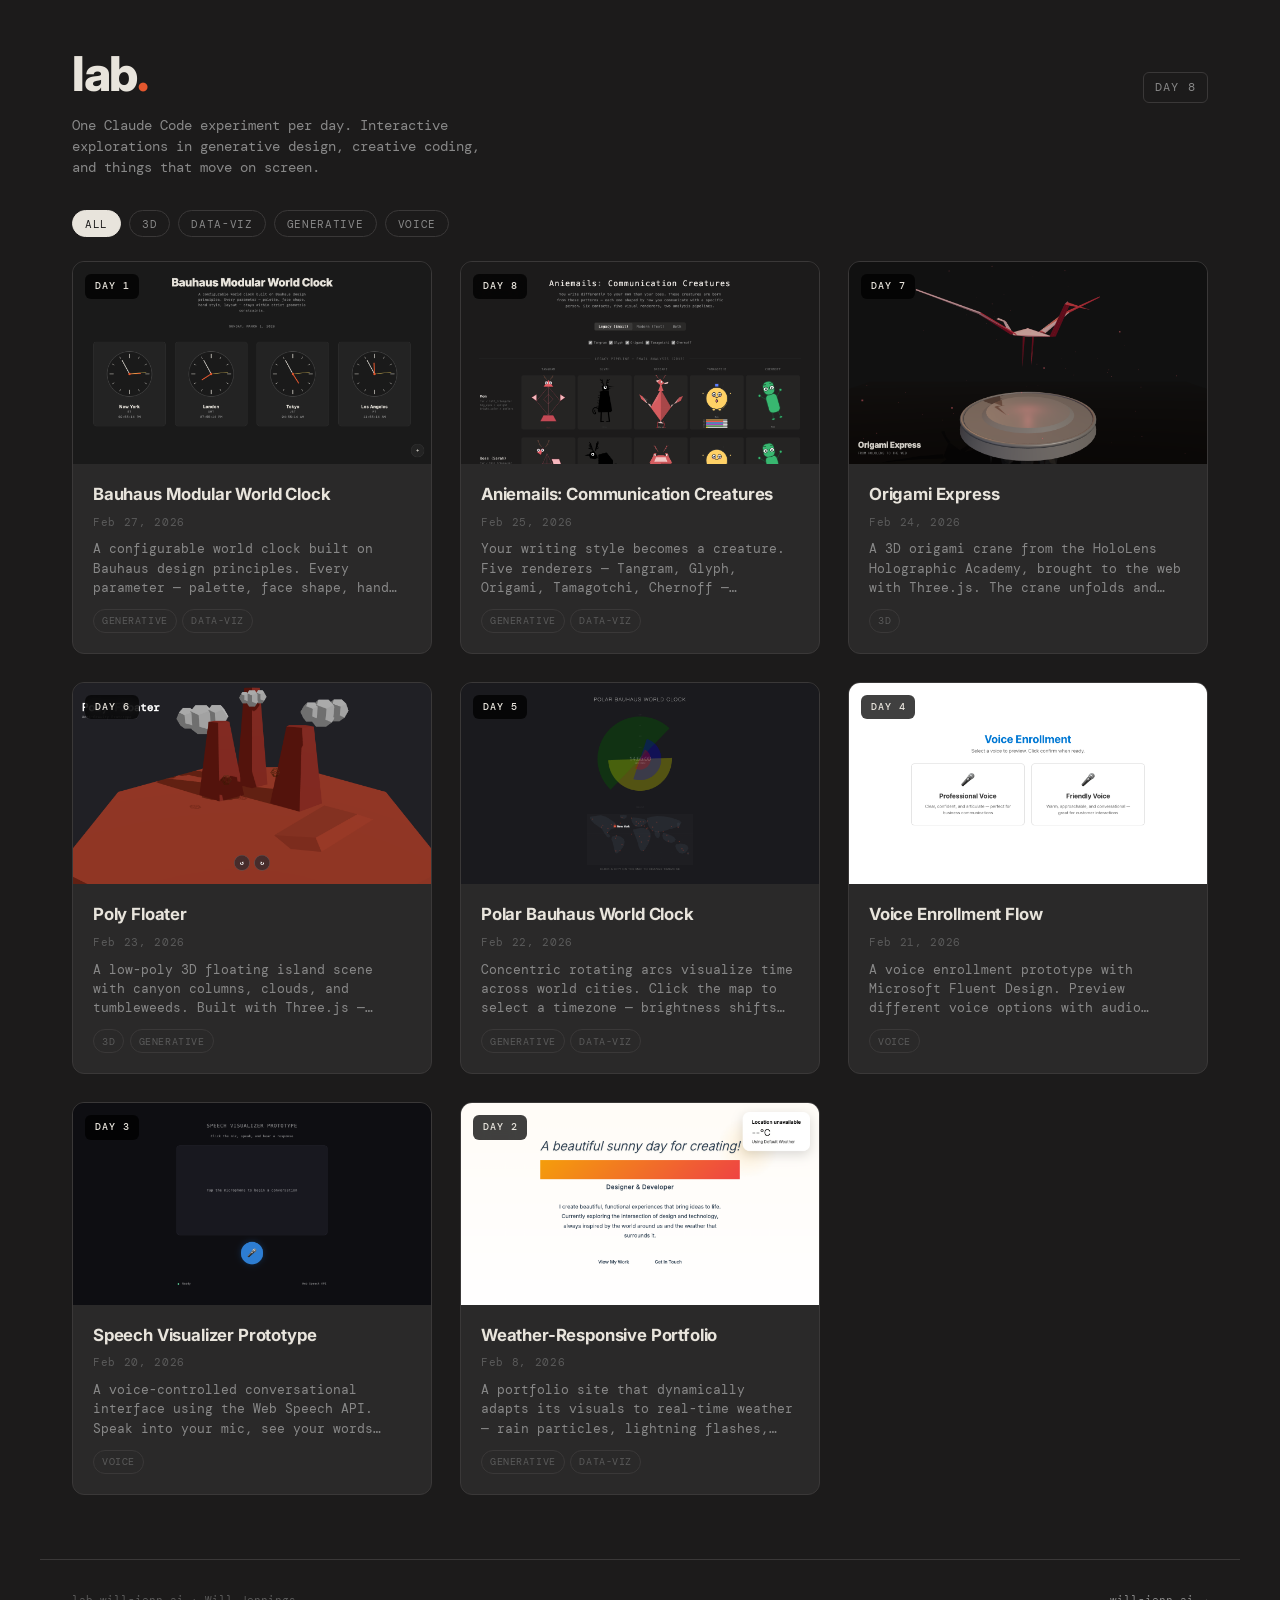
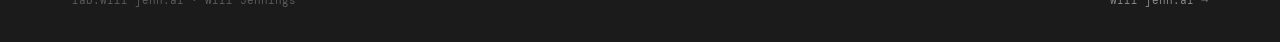
<file: index.html>
<!DOCTYPE html>
<html lang="en">
<head>
<meta charset="UTF-8">
<meta name="viewport" content="width=device-width, initial-scale=1.0">
<title>lab.will-jenn.ai — Daily Claude Code Experiments</title>
<meta name="description" content="One Claude Code experiment per day. A portfolio of interactive projects exploring generative design, data visualization, and creative coding.">
<meta property="og:title" content="lab.will-jenn.ai">
<meta property="og:description" content="One Claude Code experiment per day.">
<meta property="og:type" content="website">
<link rel="stylesheet" href="style.css">
</head>
<body>

<header class="site-header">
  <div class="site-header__top">
    <h1 class="site-title">lab<span>.</span></h1>
    <div class="day-counter" id="dayCounter">Day 1</div>
  </div>
  <p class="site-subtitle">One Claude Code experiment per day. Interactive explorations in generative design, creative coding, and things that move on screen.</p>
</header>

<nav class="filter-bar" id="filterBar" aria-label="Filter projects by tag"></nav>

<main class="project-grid" id="projectGrid"></main>

<footer class="site-footer">
  <span>lab.will-jenn.ai &middot; Will Jennings</span>
  <a href="https://will-jenn.ai">will-jenn.ai &rarr;</a>
</footer>

<script src="gallery.js"></script>
</body>
</html>
</file>
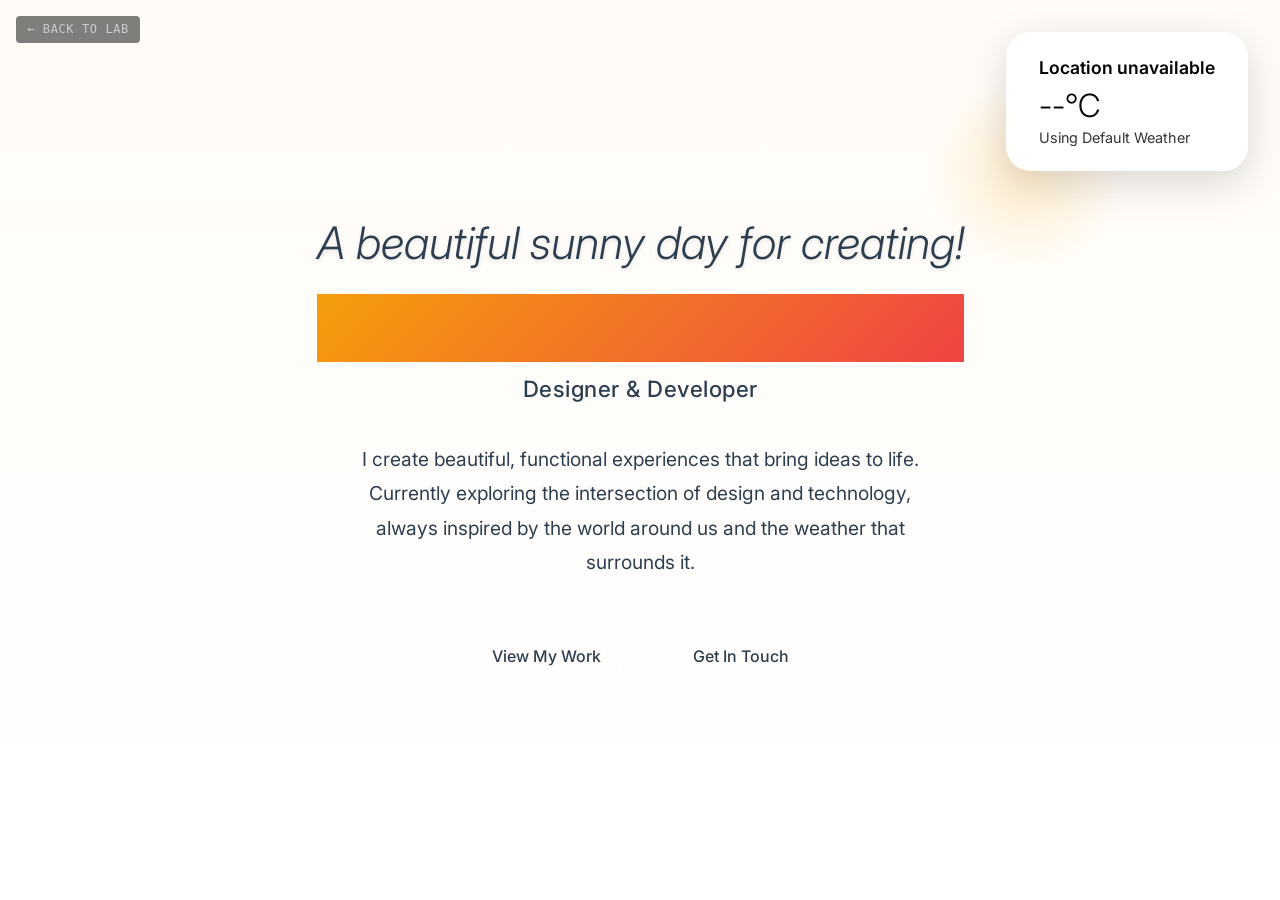
<file: projects/2026-02-08-weather-portfolio/index.html>
<!DOCTYPE html>
<html lang="en">
<head>
    <style>.back-link{position:fixed;top:1rem;left:1rem;z-index:9999;font-size:.75rem;color:rgba(255,255,255,.6);text-decoration:none;letter-spacing:.05em;text-transform:uppercase;background:rgba(0,0,0,.5);padding:.4rem .7rem;border-radius:4px;backdrop-filter:blur(8px);font-family:monospace;transition:color .2s}.back-link:hover{color:#fff}</style>
    <meta charset="UTF-8">
    <meta name="viewport" content="width=device-width, initial-scale=1.0">
    <title>Weather-Responsive Portfolio</title>
    <link href="https://fonts.googleapis.com/css2?family=Inter:wght@300;400;500;600;700&display=swap" rel="stylesheet">
    <style>
        * {
            margin: 0;
            padding: 0;
            box-sizing: border-box;
        }

        body {
            font-family: 'Inter', sans-serif;
            min-height: 100vh;
            overflow-x: hidden;
            position: relative;
            transition: all 0.8s ease-in-out;
        }

        /* Enhanced Weather Background Effects */
        .weather-bg {
            position: fixed;
            top: 0;
            left: 0;
            width: 100%;
            height: 100%;
            z-index: -1;
            transition: all 1.2s ease-in-out;
        }

        /* Sunny Weather */
        .weather-sunny {
            background: linear-gradient(180deg, #fffcf7 0%, #ffffff 100%);
        }

        .weather-sunny::before {
            content: '';
            position: absolute;
            top: 8%;
            right: 12%;
            width: 200px;
            height: 200px;
            background: radial-gradient(circle, rgba(255, 200, 100, 0.15) 0%, transparent 70%);
            border-radius: 50%;
            animation: sunGlow 6s ease-in-out infinite alternate;
        }

        @keyframes sunGlow {
            0% { transform: scale(1); opacity: 0.5; }
            100% { transform: scale(1.15); opacity: 1; }
        }

        /* Rainy Weather */
        .weather-rainy {
            background: linear-gradient(180deg, #f5f5f7 0%, #eeeef0 100%);
        }

        /* Rain particle container */
        .rain-container {
            position: fixed;
            top: 0;
            left: 0;
            width: 100%;
            height: 100%;
            pointer-events: none;
            z-index: 0;
            overflow: hidden;
        }

        .raindrop {
            position: absolute;
            top: -20px;
            width: 1.5px;
            border-radius: 1px;
            animation: raindropFall linear infinite;
        }

        @keyframes raindropFall {
            to { transform: translateY(calc(100vh + 20px)); }
        }

        /* Cloudy Weather */
        .weather-cloudy {
            background: linear-gradient(180deg, #ededf0 0%, #e4e4e8 100%);
        }

        .weather-cloudy::before {
            content: '';
            position: absolute;
            top: 6%;
            left: -5%;
            width: 280px;
            height: 50px;
            background: rgba(0, 0, 0, 0.03);
            border-radius: 40px;
            animation: cloudFloat 12s ease-in-out infinite;
        }

        .weather-cloudy::after {
            content: '';
            position: absolute;
            top: 3%;
            right: 5%;
            width: 200px;
            height: 40px;
            background: rgba(0, 0, 0, 0.02);
            border-radius: 30px;
            animation: cloudFloat 16s ease-in-out infinite reverse;
        }

        @keyframes cloudFloat {
            0%, 100% { transform: translateX(0) translateY(0); }
            50% { transform: translateX(40px) translateY(-8px); }
        }

        /* Snowy Weather */
        .weather-snowy {
            background: linear-gradient(180deg, #f8faff 0%, #ffffff 100%);
        }

        /* Thunderstorm Weather */
        .weather-thunderstorm {
            background: linear-gradient(180deg, #eaeaee 0%, #dddde2 100%);
        }

        /* Lightning sky-illumination layer */
        .lightning-flash {
            position: fixed;
            top: 0;
            left: 0;
            width: 100%;
            height: 100%;
            background: radial-gradient(ellipse at 50% 0%, rgba(200, 210, 255, 0.4) 0%, rgba(180, 200, 255, 0.15) 40%, transparent 70%);
            opacity: 0;
            z-index: 0;
            pointer-events: none;
            transition: none;
        }

        /* Main Content */
        .container {
            min-height: 100vh;
            display: flex;
            align-items: center;
            justify-content: center;
            padding: 2rem;
            position: relative;
            z-index: 1;
        }

        .content {
            text-align: center;
            max-width: 900px;
            color: #2c3e50;
            transition: all 0.8s ease-in-out;
        }

        .hello-message {
            font-size: 2.8rem;
            font-weight: 300;
            margin-bottom: 1.5rem;
            font-style: italic;
            opacity: 0;
            animation: fadeInUp 1.2s ease-out 0.5s forwards;
            text-shadow: 0 2px 4px rgba(0, 0, 0, 0.1);
        }

        .name {
            font-size: 3.5rem;
            font-weight: 700;
            margin-bottom: 0.8rem;
            opacity: 0;
            animation: fadeInUp 1.2s ease-out 0.7s forwards;
            -webkit-background-clip: text;
            -webkit-text-fill-color: transparent;
            background-clip: text;
            background: linear-gradient(135deg, #667eea 0%, #764ba2 100%);
            transition: background 0.8s ease-in-out;
        }

        .title {
            font-size: 1.4rem;
            font-weight: 500;
            margin-bottom: 2.5rem;
            opacity: 0;
            animation: fadeInUp 1.2s ease-out 0.9s forwards;
            letter-spacing: 0.5px;
        }

        .description {
            font-size: 1.2rem;
            line-height: 1.8;
            margin-bottom: 3rem;
            opacity: 0;
            animation: fadeInUp 1.2s ease-out 1.1s forwards;
            max-width: 600px;
            margin-left: auto;
            margin-right: auto;
        }

        .cta-buttons {
            display: flex;
            gap: 1.5rem;
            justify-content: center;
            flex-wrap: wrap;
            opacity: 0;
            animation: fadeInUp 1.2s ease-out 1.3s forwards;
        }

        .btn {
            padding: 1rem 2rem;
            border: 2px solid rgba(255, 255, 255, 0.3);
            background: rgba(255, 255, 255, 0.1);
            color: inherit;
            text-decoration: none;
            border-radius: 50px;
            font-weight: 500;
            transition: all 0.3s ease;
            backdrop-filter: blur(10px);
        }

        .btn:hover {
            background: rgba(255, 255, 255, 0.2);
            transform: translateY(-2px);
            box-shadow: 0 8px 25px rgba(0, 0, 0, 0.15);
        }

        .weather-info {
            position: fixed;
            top: 2rem;
            right: 2rem;
            background: rgba(255, 255, 255, 0.95);
            padding: 1.5rem 2rem;
            border-radius: 25px;
            backdrop-filter: blur(20px);
            box-shadow: 0 12px 40px rgba(0, 0, 0, 0.15);
            font-size: 0.95rem;
            opacity: 0;
            animation: fadeInUp 1.2s ease-out 1.5s forwards;
            border: 1px solid rgba(255, 255, 255, 0.2);
        }

        .weather-location {
            font-weight: 600;
            margin-bottom: 0.5rem;
            font-size: 1.1rem;
        }

        .weather-temp {
            font-size: 2rem;
            font-weight: 300;
            margin-bottom: 0.25rem;
        }

        .weather-desc {
            font-size: 0.9rem;
            opacity: 0.8;
            text-transform: capitalize;
        }

        .loading {
            position: fixed;
            top: 50%;
            left: 50%;
            transform: translate(-50%, -50%);
            font-size: 1.2rem;
            color: #666;
            display: flex;
            align-items: center;
            gap: 1rem;
        }

        .loading::after {
            content: '';
            width: 20px;
            height: 20px;
            border: 2px solid #ddd;
            border-top: 2px solid #667eea;
            border-radius: 50%;
            animation: spin 1s linear infinite;
        }

        @keyframes spin {
            0% { transform: rotate(0deg); }
            100% { transform: rotate(360deg); }
        }

        @keyframes fadeInUp {
            from {
                opacity: 0;
                transform: translateY(40px);
            }
            to {
                opacity: 1;
                transform: translateY(0);
            }
        }

        /* Responsive Design */
        @media (max-width: 768px) {
            .hello-message { font-size: 2.2rem; }
            .name { font-size: 2.8rem; }
            .title { font-size: 1.1rem; }
            .description { font-size: 1rem; }
            .weather-info {
                top: 1rem;
                right: 1rem;
                padding: 1rem 1.5rem;
            }
            .cta-buttons {
                flex-direction: column;
                align-items: center;
            }
        }

        /* All weather states use light backgrounds now — keep dark text */
        .weather-rainy .btn,
        .weather-cloudy .btn,
        .weather-thunderstorm .btn {
            border-color: rgba(0, 0, 0, 0.12);
            color: #2c3e50;
        }
    </style>
</head>
<body>
<a class="back-link" href="../../">← Back to Lab</a>
    <div class="weather-bg" id="weatherBg"></div>
    <div class="rain-container" id="rainContainer"></div>
    <div class="lightning-flash" id="lightningFlash"></div>

    <div class="loading" id="loading">Loading weather...</div>
    
    <div class="container" id="container" style="opacity: 0;">
        <div class="content">
            <div class="hello-message" id="helloMessage">A beautiful day for designing!</div>
            <div class="name">Your Name</div>
            <div class="title">Designer & Developer</div>
            <div class="description">
                I create beautiful, functional experiences that bring ideas to life. 
                Currently exploring the intersection of design and technology, 
                always inspired by the world around us and the weather that surrounds it.
            </div>
            <div class="cta-buttons">
                <a href="#projects" class="btn">View My Work</a>
                <a href="#contact" class="btn">Get In Touch</a>
            </div>
        </div>
    </div>
    
    <div class="weather-info" id="weatherInfo">
        <div class="weather-location" id="weatherLocation">Loading...</div>
        <div class="weather-temp" id="weatherTemp">--°</div>
        <div class="weather-desc" id="weatherDesc">Getting weather data...</div>
    </div>

    <script>
        const API_KEY = 'a4b50b3c5f62b771f0e5f2d1ac8b91a7';
        const weatherBg = document.getElementById('weatherBg');
        const helloMessage = document.getElementById('helloMessage');
        const weatherLocation = document.getElementById('weatherLocation');
        const weatherTemp = document.getElementById('weatherTemp');
        const weatherDesc = document.getElementById('weatherDesc');
        const container = document.getElementById('container');
        const loading = document.getElementById('loading');

        // Weather condition mappings
        const weatherConditions = {
            'clear': {
                class: 'weather-sunny',
                message: 'A beautiful sunny day for creating!',
                nameGradient: 'linear-gradient(135deg, #f59e0b, #ef4444)'
            },
            'clouds': {
                class: 'weather-cloudy',
                message: 'A perfect overcast day for focused work!',
                nameGradient: 'linear-gradient(135deg, #6b7280, #9ca3af)'
            },
            'rain': {
                class: 'weather-rainy',
                message: 'A cozy rainy day for deep thinking!',
                nameGradient: 'linear-gradient(135deg, #6366f1, #a855f7)'
            },
            'drizzle': {
                class: 'weather-rainy',
                message: 'A gentle drizzle for quiet inspiration!',
                nameGradient: 'linear-gradient(135deg, #818cf8, #c084fc)'
            },
            'snow': {
                class: 'weather-snowy',
                message: 'A magical snowy day for dreaming big!',
                nameGradient: 'linear-gradient(135deg, #38bdf8, #a78bfa)'
            },
            'thunderstorm': {
                class: 'weather-thunderstorm',
                message: 'A powerful stormy day for bold ideas!',
                nameGradient: 'linear-gradient(135deg, #7c3aed, #ec4899)'
            },
            'mist': {
                class: 'weather-cloudy',
                message: 'A mysterious misty day for exploration!',
                nameGradient: 'linear-gradient(135deg, #94a3b8, #cbd5e1)'
            },
            'fog': {
                class: 'weather-cloudy',
                message: 'A dreamy foggy day for imagination!',
                nameGradient: 'linear-gradient(135deg, #94a3b8, #cbd5e1)'
            }
        };

        async function getWeatherData() {
            try {
                // Get user's location
                const position = await getCurrentPosition();
                const { latitude, longitude } = position.coords;
                
                // Fetch weather data
                const response = await fetch(
                    `https://api.openweathermap.org/data/2.5/weather?lat=${latitude}&lon=${longitude}&appid=${API_KEY}&units=metric`
                );
                
                if (!response.ok) {
                    throw new Error('Weather data unavailable');
                }
                
                const data = await response.json();
                updateWeatherDisplay(data);
                
            } catch (error) {
                console.error('Error fetching weather:', error);
                // Fallback to default sunny weather
                setDefaultWeather();
            }
        }

        function getCurrentPosition() {
            return new Promise((resolve, reject) => {
                if (!navigator.geolocation) {
                    reject(new Error('Geolocation not supported'));
                    return;
                }
                
                navigator.geolocation.getCurrentPosition(resolve, reject, {
                    timeout: 10000,
                    enableHighAccuracy: false
                });
            });
        }

        function updateWeatherDisplay(data) {
            const condition = data.weather[0].main.toLowerCase();
            const weatherConfig = weatherConditions[condition] || weatherConditions['clear'];
            
            // Update background and body class for text theming
            weatherBg.className = `weather-bg ${weatherConfig.class}`;
            document.body.className = weatherConfig.class;

            // Update hello message and name accent
            helloMessage.textContent = weatherConfig.message;
            document.querySelector('.name').style.backgroundImage = weatherConfig.nameGradient;

            // Update weather info
            weatherLocation.textContent = data.name;
            weatherTemp.textContent = `${Math.round(data.main.temp)}°C`;
            weatherDesc.textContent = data.weather[0].description;

            // Start or stop rain/lightning based on condition
            if (condition === 'thunderstorm') {
                createRain('thunderstorm');
                startLightning();
            } else if (condition === 'rain') {
                createRain('rain');
                stopLightning();
            } else if (condition === 'drizzle') {
                createRain('drizzle');
                stopLightning();
            } else {
                clearRain();
                stopLightning();
            }

            // Show content with enhanced animation
            loading.style.display = 'none';
            container.style.opacity = '1';
        }

        function setDefaultWeather() {
            const defaultConfig = weatherConditions['clear'];
            weatherBg.className = `weather-bg ${defaultConfig.class}`;
            document.body.className = defaultConfig.class;
            helloMessage.textContent = defaultConfig.message;
            document.querySelector('.name').style.backgroundImage = defaultConfig.nameGradient;
            weatherLocation.textContent = 'Location unavailable';
            weatherTemp.textContent = '--°C';
            weatherDesc.textContent = 'Using default weather';
            clearRain();
            stopLightning();

            loading.style.display = 'none';
            container.style.opacity = '1';
        }

        // --- Rain particle system ---
        const rainContainer = document.getElementById('rainContainer');
        let rainDrops = [];

        function createRain(intensity) {
            clearRain();
            // intensity: 'drizzle' ~40 drops, 'rain' ~80, 'thunderstorm' ~120
            const counts = { drizzle: 40, rain: 80, thunderstorm: 120 };
            const count = counts[intensity] || 80;

            for (let i = 0; i < count; i++) {
                const drop = document.createElement('div');
                drop.className = 'raindrop';

                const left = Math.random() * 100;
                const height = 14 + Math.random() * 20;              // 14–34px streak
                const duration = 0.7 + Math.random() * 0.8;          // 0.7–1.5s fall
                const delay = Math.random() * duration * -1;          // stagger start
                const opacity = 0.3 + Math.random() * 0.3;           // visible but soft
                const hue = Math.floor(Math.random() * 360);         // full rainbow

                drop.style.left = `${left}%`;
                drop.style.height = `${height}px`;
                drop.style.animationDuration = `${duration}s`;
                drop.style.animationDelay = `${delay}s`;
                drop.style.opacity = opacity;
                drop.style.background = `linear-gradient(to bottom, transparent, hsla(${hue}, 80%, 65%, 0.6))`;

                rainContainer.appendChild(drop);
                rainDrops.push(drop);
            }
        }

        function clearRain() {
            rainDrops.forEach(d => d.remove());
            rainDrops = [];
        }

        // --- Lightning controller ---
        const lightningFlash = document.getElementById('lightningFlash');
        let lightningTimer = null;

        function flashOnce(intensity, duration) {
            return new Promise(resolve => {
                lightningFlash.style.opacity = intensity;
                setTimeout(() => {
                    lightningFlash.style.opacity = '0';
                    setTimeout(resolve, 60);
                }, duration);
            });
        }

        async function triggerLightningStrike() {
            // Double-pulse: bright crack, brief dark gap, dimmer afterflash
            await flashOnce(0.9, 80);
            await flashOnce(0.4, 120);

            // Occasionally a third rumble-flash
            if (Math.random() < 0.3) {
                await new Promise(r => setTimeout(r, 200));
                await flashOnce(0.2, 100);
            }

            scheduleLightning();
        }

        function scheduleLightning() {
            // Random interval between 6–14 seconds
            const delay = 6000 + Math.random() * 8000;
            lightningTimer = setTimeout(triggerLightningStrike, delay);
        }

        function startLightning() {
            stopLightning();
            // First strike after a short random delay (1–4s)
            const initial = 1000 + Math.random() * 3000;
            lightningTimer = setTimeout(triggerLightningStrike, initial);
        }

        function stopLightning() {
            if (lightningTimer) {
                clearTimeout(lightningTimer);
                lightningTimer = null;
            }
            lightningFlash.style.opacity = '0';
        }

        // Initialize weather on page load
        document.addEventListener('DOMContentLoaded', () => {
            getWeatherData();
        });

        // Update weather every 30 minutes
        setInterval(getWeatherData, 30 * 60 * 1000);

        // Add smooth scrolling for CTA buttons
        document.querySelectorAll('a[href^="#"]').forEach(anchor => {
            anchor.addEventListener('click', function (e) {
                e.preventDefault();
                const target = document.querySelector(this.getAttribute('href'));
                if (target) {
                    target.scrollIntoView({
                        behavior: 'smooth',
                        block: 'start'
                    });
                }
            });
        });

        // DEBUG: Preview any weather — call from console, e.g. previewWeather('thunderstorm')
        function previewWeather(condition) {
            const config = weatherConditions[condition] || weatherConditions['clear'];
            weatherBg.className = `weather-bg ${config.class}`;
            document.body.className = config.class;
            helloMessage.textContent = config.message;
            document.querySelector('.name').style.backgroundImage = config.nameGradient;
            loading.style.display = 'none';
            container.style.opacity = '1';
            clearRain();
            stopLightning();
            if (['rain', 'drizzle', 'thunderstorm'].includes(condition)) {
                createRain(condition === 'drizzle' ? 'drizzle' : condition === 'thunderstorm' ? 'thunderstorm' : 'rain');
            }
            if (condition === 'thunderstorm') { startLightning(); }
        }
    </script>
</body>
</html>
</file>
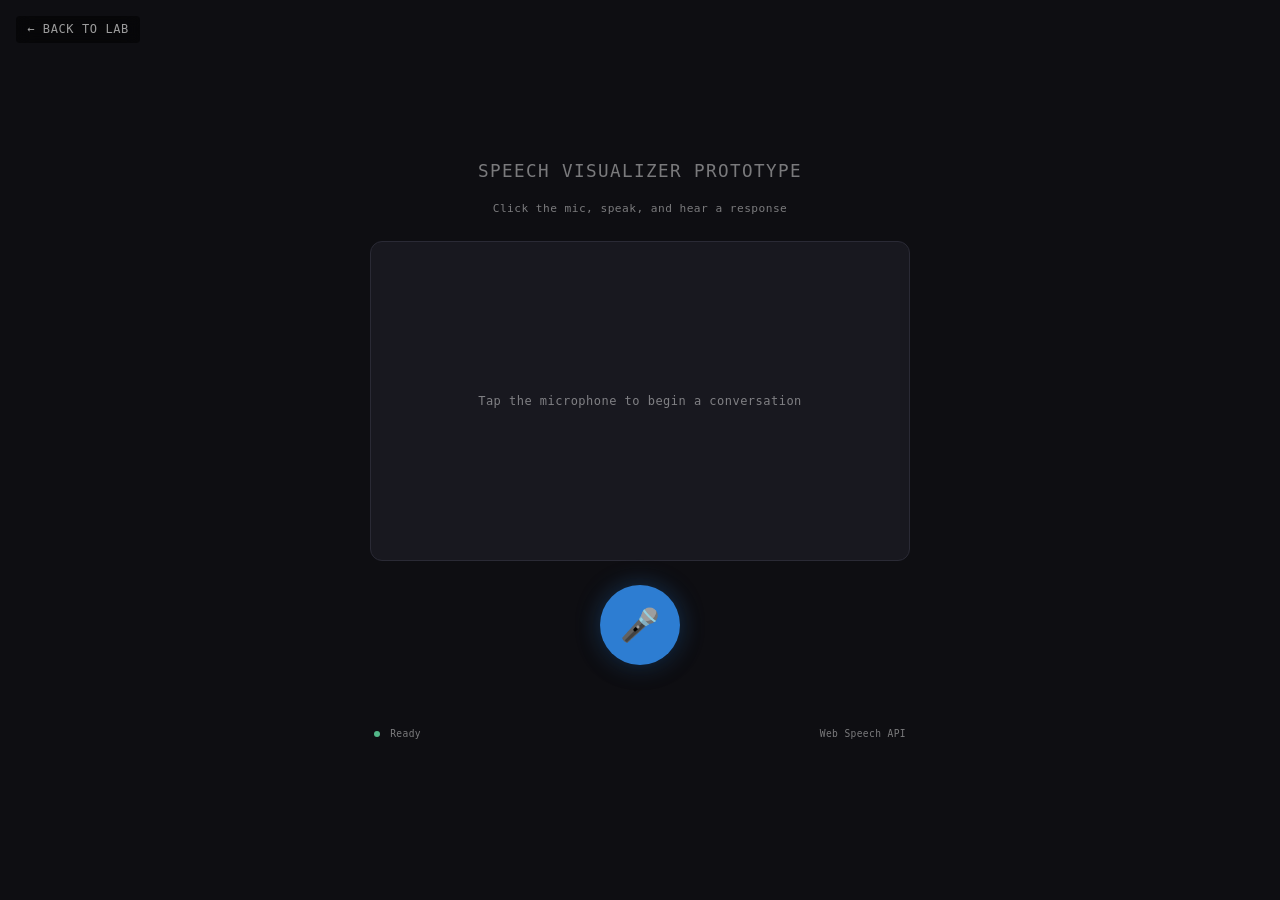
<file: projects/2026-02-20-voice-prototype/index.html>
<!DOCTYPE html>
<html lang="en">
<head>
<meta charset="UTF-8">
<meta name="viewport" content="width=device-width, initial-scale=1.0">
<title>Speech Visualizer Prototype</title>
<meta name="description" content="A voice-controlled conversational interface using the Web Speech API. Speak into your mic, see your words transcribed, and hear a simulated response with synthesized speech.">
<style>
  *, *::before, *::after { box-sizing: border-box; margin: 0; padding: 0; }

  :root {
    --bg: #0e0e12;
    --surface: #18181f;
    --surface-alt: #1e1e28;
    --border: #2a2a35;
    --text: #e0ddd6;
    --text-muted: rgba(255,255,255,.45);
    --accent: #2D7DD2;
    --accent-glow: rgba(45,125,210,.35);
    --accent-bright: #5ba3e6;
    --user-bg: rgba(45,125,210,.15);
    --user-border: rgba(45,125,210,.3);
    --assistant-bg: rgba(255,255,255,.05);
    --assistant-border: rgba(255,255,255,.08);
    --radius: 12px;
  }

  html { font-size: 16px; }

  body {
    font-family: 'DM Mono', 'IBM Plex Mono', 'SF Mono', monospace;
    background: var(--bg);
    color: var(--text);
    min-height: 100vh;
    display: flex;
    align-items: center;
    justify-content: center;
    padding: 2rem 1rem;
  }

  /* Back to Lab link */
  .back-link {
    position: fixed;
    top: 1rem;
    left: 1rem;
    z-index: 9999;
    font-size: .75rem;
    color: rgba(255,255,255,.6);
    text-decoration: none;
    letter-spacing: .05em;
    text-transform: uppercase;
    background: rgba(0,0,0,.5);
    padding: .4rem .7rem;
    border-radius: 4px;
    backdrop-filter: blur(8px);
    font-family: monospace;
    transition: color .2s;
  }
  .back-link:hover { color: #fff; }

  #container {
    width: 100%;
    max-width: 540px;
    display: flex;
    flex-direction: column;
    align-items: center;
    gap: 1.5rem;
  }

  h1 {
    text-align: center;
    font-size: 1.1rem;
    font-weight: 400;
    letter-spacing: .08em;
    text-transform: uppercase;
    color: var(--text-muted);
    margin-bottom: .5rem;
  }

  .subtitle {
    text-align: center;
    font-size: .7rem;
    color: var(--text-muted);
    letter-spacing: .04em;
    margin-top: -.75rem;
    line-height: 1.5;
  }

  /* Conversation area */
  .conversation {
    width: 100%;
    height: 320px;
    overflow-y: auto;
    padding: 1rem;
    background: var(--surface);
    border: 1px solid var(--border);
    border-radius: var(--radius);
    display: flex;
    flex-direction: column;
    gap: .6rem;
    scrollbar-width: thin;
    scrollbar-color: var(--border) transparent;
  }

  .conversation::-webkit-scrollbar { width: 4px; }
  .conversation::-webkit-scrollbar-track { background: transparent; }
  .conversation::-webkit-scrollbar-thumb { background: var(--border); border-radius: 2px; }

  .conversation-empty {
    display: flex;
    align-items: center;
    justify-content: center;
    height: 100%;
    color: var(--text-muted);
    font-size: .75rem;
    letter-spacing: .04em;
    text-align: center;
    line-height: 1.6;
  }

  .message {
    padding: .6rem .9rem;
    border-radius: 8px;
    max-width: 85%;
    font-size: .8rem;
    line-height: 1.5;
    animation: msgIn .3s ease;
  }

  @keyframes msgIn {
    from { opacity: 0; transform: translateY(6px); }
    to { opacity: 1; transform: translateY(0); }
  }

  .message.user {
    background: var(--user-bg);
    border: 1px solid var(--user-border);
    color: var(--accent-bright);
    align-self: flex-end;
  }

  .message.assistant {
    background: var(--assistant-bg);
    border: 1px solid var(--assistant-border);
    color: var(--text);
    align-self: flex-start;
  }

  /* Mic button */
  .mic-wrapper {
    position: relative;
    display: flex;
    align-items: center;
    justify-content: center;
  }

  .mic-ring {
    position: absolute;
    width: 96px;
    height: 96px;
    border-radius: 50%;
    border: 2px solid var(--accent);
    opacity: 0;
    transition: opacity .3s;
  }

  .mic {
    position: relative;
    display: flex;
    align-items: center;
    justify-content: center;
    width: 80px;
    height: 80px;
    border-radius: 50%;
    background: var(--accent);
    color: #fff;
    border: none;
    cursor: pointer;
    font-size: 32px;
    transition: transform .15s ease, box-shadow .3s ease, background-color .3s ease;
    box-shadow: 0 0 24px var(--accent-glow), 0 4px 20px rgba(0,0,0,.4);
    z-index: 1;
    outline: none;
  }

  .mic:hover {
    transform: scale(1.06);
    box-shadow: 0 0 36px var(--accent-glow), 0 6px 24px rgba(0,0,0,.5);
  }

  .mic:active {
    transform: scale(.96);
  }

  .mic-icon {
    display: flex;
    align-items: center;
    justify-content: center;
    line-height: 1;
  }

  /* Listening state */
  .mic.listening {
    background: #1a5a9e;
    animation: pulse 1.2s ease-in-out infinite;
  }

  .mic.listening ~ .mic-ring {
    opacity: 1;
    animation: ringPulse 1.2s ease-in-out infinite;
  }

  @keyframes pulse {
    0%   { box-shadow: 0 0 20px var(--accent-glow), 0 4px 20px rgba(0,0,0,.4); }
    50%  { box-shadow: 0 0 40px rgba(45,125,210,.6), 0 4px 30px rgba(0,0,0,.5); }
    100% { box-shadow: 0 0 20px var(--accent-glow), 0 4px 20px rgba(0,0,0,.4); }
  }

  @keyframes ringPulse {
    0%   { transform: scale(1); opacity: .5; }
    50%  { transform: scale(1.15); opacity: .15; }
    100% { transform: scale(1); opacity: .5; }
  }

  /* Thinking state */
  .mic.thinking {
    background: #1a5a9e;
    pointer-events: none;
  }

  .mic.thinking .mic-icon {
    animation: spin 1s linear infinite;
  }

  @keyframes spin {
    0%   { transform: rotate(0deg); }
    100% { transform: rotate(360deg); }
  }

  .mic-label {
    font-size: .65rem;
    color: var(--text-muted);
    letter-spacing: .06em;
    text-transform: uppercase;
    text-align: center;
    margin-top: .15rem;
    transition: color .2s;
    min-height: 1.2em;
  }

  .mic-label.active {
    color: var(--accent-bright);
  }

  /* Status bar */
  .status-bar {
    width: 100%;
    display: flex;
    justify-content: space-between;
    font-size: .6rem;
    color: var(--text-muted);
    letter-spacing: .04em;
    padding: 0 .25rem;
  }

  .status-dot {
    display: inline-block;
    width: 6px;
    height: 6px;
    border-radius: 50%;
    background: #444;
    margin-right: 4px;
    vertical-align: middle;
    transition: background .3s;
  }

  .status-dot.ready { background: #52B788; }
  .status-dot.error { background: #e45757; }

  /* Unsupported warning */
  .unsupported-warning {
    width: 100%;
    background: rgba(228,87,46,.1);
    border: 1px solid rgba(228,87,46,.25);
    color: #e4a07a;
    padding: .7rem 1rem;
    border-radius: 8px;
    font-size: .75rem;
    line-height: 1.5;
    text-align: center;
    display: none;
  }

  .unsupported-warning.visible {
    display: block;
  }
</style>
</head>
<body>
  <a class="back-link" href="../../">&#8592; Back to Lab</a>

  <div id="container">
    <h1>Speech Visualizer Prototype</h1>
    <p class="subtitle">Click the mic, speak, and hear a response</p>

    <div class="unsupported-warning" id="unsupportedWarning">
      Your browser does not support the Web Speech API.<br>
      Try Chrome or Edge for full functionality.
    </div>

    <div id="conversation" class="conversation">
      <div class="conversation-empty" id="emptyState">
        Tap the microphone to begin a conversation
      </div>
    </div>

    <div class="mic-wrapper">
      <button id="micBtn" class="mic" title="Click to start speaking">
        <span class="mic-icon" id="micIcon">&#127908;</span>
      </button>
      <div class="mic-ring"></div>
    </div>
    <div class="mic-label" id="micLabel"></div>

    <div class="status-bar">
      <span><span class="status-dot" id="statusDot"></span> <span id="statusText">Initializing...</span></span>
      <span>Web Speech API</span>
    </div>
  </div>

<script>
(function() {
  // Elements
  const micBtn = document.getElementById('micBtn');
  const micIcon = document.getElementById('micIcon');
  const micLabel = document.getElementById('micLabel');
  const conversation = document.getElementById('conversation');
  const emptyState = document.getElementById('emptyState');
  const statusDot = document.getElementById('statusDot');
  const statusText = document.getElementById('statusText');
  const unsupportedWarning = document.getElementById('unsupportedWarning');

  // State
  const SpeechRecognition = window.SpeechRecognition || window.webkitSpeechRecognition;
  let recognition;
  let isListening = false;
  let hasMessages = false;

  // Remove empty state once we have messages
  function hideEmptyState() {
    if (!hasMessages && emptyState) {
      emptyState.remove();
      hasMessages = true;
    }
  }

  // Append a message to the conversation
  function appendMessage(text, sender) {
    hideEmptyState();
    const msg = document.createElement('div');
    msg.classList.add('message', sender);
    msg.textContent = text;
    conversation.appendChild(msg);
    conversation.scrollTop = conversation.scrollHeight;
  }

  // Choose a response based on keyword matching
  function chooseResponse(text) {
    const lower = text.toLowerCase();
    if (lower.includes('weather')) {
      return 'Redmond, WA: Mostly cloudy, 49\u00B0F. Tomorrow: Rain showers, high 55\u00B0F, low 43\u00B0F.';
    }
    if (lower.includes('hello') || lower.includes('hi')) {
      return 'Hello! How can I help you today?';
    }
    if (lower.includes('thank')) {
      return "You're welcome! Is there anything else I can assist you with?";
    }
    if (lower.includes('time')) {
      var now = new Date();
      return 'The current time is ' + now.toLocaleTimeString('en-US', { hour: '2-digit', minute: '2-digit' }) + '.';
    }
    if (lower.includes('name')) {
      return 'I\'m a speech visualizer prototype. Nice to meet you!';
    }
    return 'You said: "' + text + '". Try asking about the weather, time, or just say hello.';
  }

  // Speak the response using SpeechSynthesis
  function speakText(text) {
    if ('speechSynthesis' in window) {
      // Cancel any in-progress speech first
      window.speechSynthesis.cancel();
      var utter = new SpeechSynthesisUtterance(text);
      utter.lang = 'en-US';
      utter.rate = 1.0;
      utter.pitch = 1.0;
      window.speechSynthesis.speak(utter);
    }
  }

  // Update mic label
  function setMicLabel(text, active) {
    micLabel.textContent = text;
    if (active) {
      micLabel.classList.add('active');
    } else {
      micLabel.classList.remove('active');
    }
  }

  // Handle the user's query
  function handleQuery(query) {
    if (!query) return;
    micBtn.classList.add('thinking');
    setMicLabel('Processing...', true);

    var response = chooseResponse(query);
    setTimeout(function() {
      micBtn.classList.remove('thinking');
      setMicLabel('', false);
      appendMessage(response, 'assistant');
      speakText(response);
    }, 1200);
  }

  // Initialize speech recognition
  function initRecognition() {
    if (!SpeechRecognition) {
      return null;
    }
    var rec = new SpeechRecognition();
    rec.lang = 'en-US';
    rec.interimResults = false;
    rec.continuous = false;

    rec.onresult = function(event) {
      var result = event.results[event.results.length - 1];
      var transcript = result[0].transcript.trim();
      if (transcript) {
        appendMessage('You: ' + transcript, 'user');
        handleQuery(transcript);
      }
    };

    rec.onstart = function() {
      micBtn.classList.add('listening');
      setMicLabel('Listening...', true);
    };

    rec.onend = function() {
      micBtn.classList.remove('listening');
      isListening = false;
      if (!micBtn.classList.contains('thinking')) {
        setMicLabel('', false);
      }
    };

    rec.onerror = function(event) {
      console.error('Speech recognition error:', event.error);
      micBtn.classList.remove('listening');
      isListening = false;
      if (event.error === 'no-speech') {
        setMicLabel('No speech detected', false);
      } else if (event.error === 'not-allowed') {
        setMicLabel('Mic access denied', false);
        statusDot.classList.remove('ready');
        statusDot.classList.add('error');
        statusText.textContent = 'Microphone blocked';
      } else {
        setMicLabel('Error: ' + event.error, false);
      }
      setTimeout(function() {
        if (micLabel.textContent && !micBtn.classList.contains('listening') && !micBtn.classList.contains('thinking')) {
          setMicLabel('', false);
        }
      }, 3000);
    };

    return rec;
  }

  // Setup
  if (!SpeechRecognition) {
    unsupportedWarning.classList.add('visible');
    statusDot.classList.add('error');
    statusText.textContent = 'Not supported';
    micBtn.style.opacity = '0.4';
    micBtn.style.cursor = 'not-allowed';
  } else {
    recognition = initRecognition();
    statusDot.classList.add('ready');
    statusText.textContent = 'Ready';
  }

  // Mic button click handler
  micBtn.addEventListener('click', function() {
    if (!SpeechRecognition) {
      appendMessage('Your browser does not support speech recognition. Try Chrome or Edge.', 'assistant');
      return;
    }
    if (micBtn.classList.contains('thinking')) {
      return; // Don't interrupt processing
    }
    if (isListening) {
      recognition.stop();
    } else {
      try {
        recognition.start();
        isListening = true;
      } catch (e) {
        console.error('Error starting recognition:', e);
        // Re-initialize if in a bad state
        recognition = initRecognition();
        try {
          recognition.start();
          isListening = true;
        } catch (e2) {
          console.error('Failed to restart recognition:', e2);
          setMicLabel('Error starting mic', false);
        }
      }
    }
  });
})();
</script>
</body>
</html>
</file>
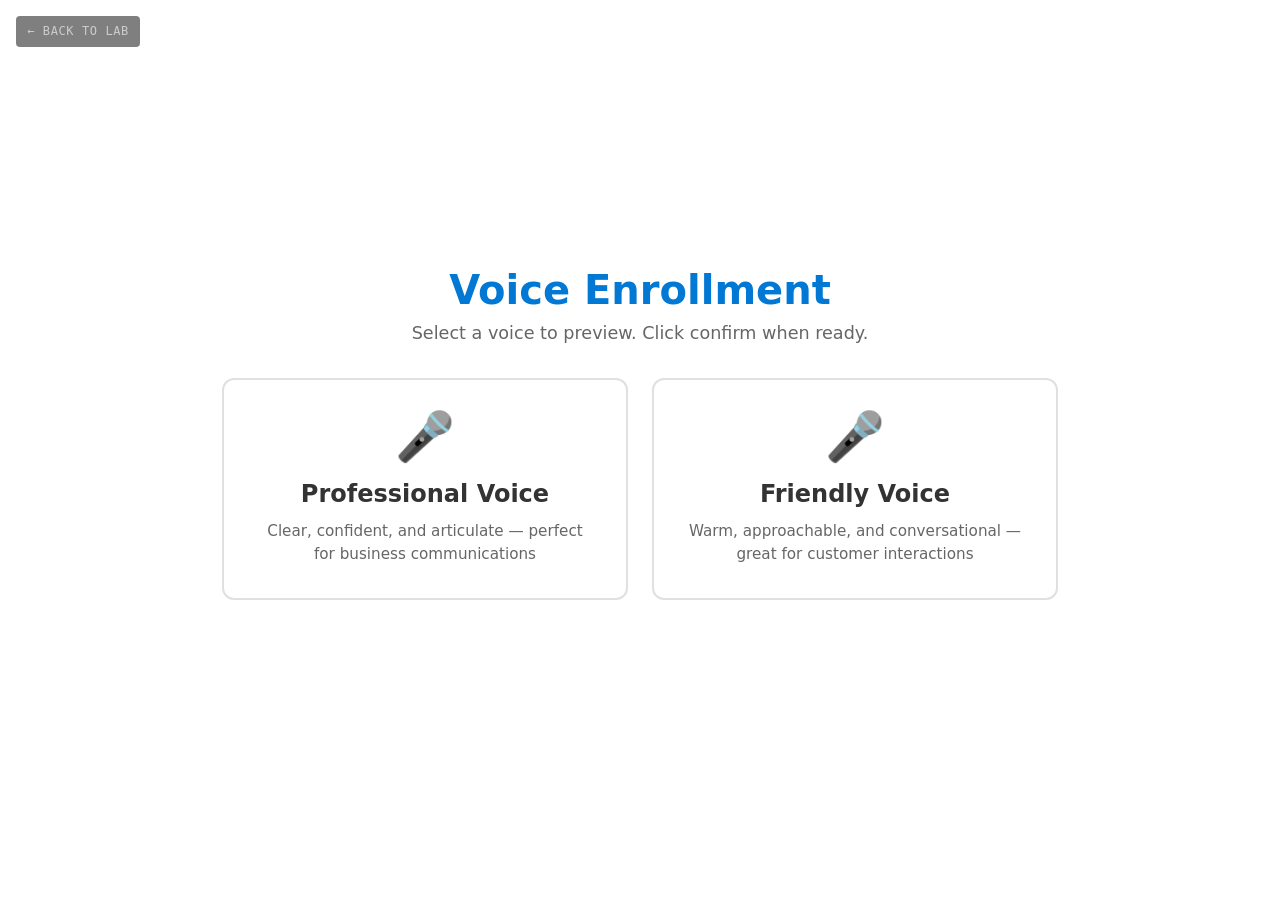
<file: projects/2026-02-21-voice-enroll/index.html>
<!DOCTYPE html>
<html lang="en">
<head>
  <meta charset="UTF-8" />
  <meta name="viewport" content="width=device-width, initial-scale=1.0" />
  <title>Voice Enrollment Flow</title>
  <style>
    /* ── Reset & Base ── */
    *, *::before, *::after { box-sizing: border-box; margin: 0; padding: 0; }

    :root {
      --primary: #0078d4;
      --primary-hover: #106ebe;
      --success: #107c10;
      --bg: #ffffff;
      --bg-card: #ffffff;
      --bg-card-selected: #f0f8ff;
      --bg-card-playing: #f0fff0;
      --text: #213547;
      --text-secondary: #666666;
      --text-card-heading: #333333;
      --border: #e0e0e0;
      --shadow-primary: rgba(0, 120, 212, 0.15);
      --shadow-success: rgba(16, 124, 16, 0.2);
      --shadow-success-strong: rgba(16, 124, 16, 0.4);

      font-family: system-ui, 'Segoe UI', Avenir, Helvetica, Arial, sans-serif;
      line-height: 1.5;
      font-weight: 400;
      color-scheme: light dark;
      font-synthesis: none;
      text-rendering: optimizeLegibility;
      -webkit-font-smoothing: antialiased;
      -moz-osx-font-smoothing: grayscale;
    }

    @media (prefers-color-scheme: dark) {
      :root {
        --bg: #1a1a2e;
        --bg-card: #252540;
        --bg-card-selected: #1a2a40;
        --bg-card-playing: #1a3020;
        --text: rgba(255, 255, 255, 0.87);
        --text-secondary: rgba(255, 255, 255, 0.55);
        --text-card-heading: rgba(255, 255, 255, 0.9);
        --border: #3a3a5a;
        --shadow-primary: rgba(0, 120, 212, 0.25);
      }
    }

    body {
      margin: 0;
      display: flex;
      place-items: center;
      justify-content: center;
      min-width: 320px;
      min-height: 100vh;
      background-color: var(--bg);
      color: var(--text);
    }

    /* ── Back Link ── */
    .back-link {
      position: fixed;
      top: 1rem;
      left: 1rem;
      z-index: 9999;
      font-size: .75rem;
      color: rgba(255, 255, 255, .6);
      text-decoration: none;
      letter-spacing: .05em;
      text-transform: uppercase;
      background: rgba(0, 0, 0, .5);
      padding: .4rem .7rem;
      border-radius: 4px;
      backdrop-filter: blur(8px);
      font-family: monospace;
      transition: color .2s;
    }
    .back-link:hover {
      color: rgba(255, 255, 255, .95);
    }

    /* ── Container ── */
    .container {
      max-width: 900px;
      width: 100%;
      margin: 0 auto;
      padding: 2rem;
      text-align: center;
    }

    /* ── Typography ── */
    h1 {
      font-size: 2.5rem;
      margin-bottom: 0.5rem;
      color: var(--primary);
      line-height: 1.1;
    }

    .subtitle {
      color: var(--text-secondary);
      margin-bottom: 2rem;
      font-size: 1.1rem;
    }

    /* ── Voice Grid ── */
    .voice-grid {
      display: grid;
      grid-template-columns: repeat(auto-fit, minmax(280px, 1fr));
      gap: 1.5rem;
      margin-bottom: 2rem;
    }

    /* ── Voice Card ── */
    .voice-card {
      background: var(--bg-card);
      border: 2px solid var(--border);
      border-radius: 12px;
      padding: 2rem;
      cursor: pointer;
      transition: all 0.3s ease;
      position: relative;
      user-select: none;
    }

    .voice-card:hover {
      border-color: var(--primary);
      box-shadow: 0 4px 12px var(--shadow-primary);
      transform: translateY(-2px);
    }

    .voice-card.selected {
      border-color: var(--primary);
      background: var(--bg-card-selected);
    }

    .voice-card.playing {
      border-color: var(--success);
      background: var(--bg-card-playing);
      animation: pulse 1.5s ease-in-out infinite;
    }

    @keyframes pulse {
      0%, 100% { box-shadow: 0 4px 12px var(--shadow-success); }
      50%      { box-shadow: 0 4px 20px var(--shadow-success-strong); }
    }

    .voice-icon {
      font-size: 3rem;
      margin-bottom: 1rem;
      line-height: 1;
    }

    .voice-card h3 {
      font-size: 1.5rem;
      margin: 0.5rem 0;
      color: var(--text-card-heading);
    }

    .voice-card p {
      color: var(--text-secondary);
      font-size: 0.95rem;
      line-height: 1.5;
      margin: 0;
    }

    .playing-indicator {
      position: absolute;
      top: 1rem;
      right: 1rem;
      background: var(--success);
      color: white;
      padding: 0.25rem 0.75rem;
      border-radius: 12px;
      font-size: 0.8rem;
      font-weight: bold;
      animation: fadeIn 0.2s ease;
    }

    /* ── Confirm Button ── */
    .confirm-button {
      background: var(--primary);
      color: white;
      border: none;
      padding: 1rem 3rem;
      font-size: 1.1rem;
      border-radius: 6px;
      cursor: pointer;
      transition: all 0.2s ease;
      font-weight: 600;
      font-family: inherit;
      animation: fadeIn 0.3s ease;
    }

    .confirm-button:hover {
      background: var(--primary-hover);
      transform: scale(1.05);
    }

    .confirm-button:active {
      transform: scale(0.98);
    }

    /* ── Confirmation Screen ── */
    .confirmation {
      text-align: center;
      padding: 3rem;
      animation: fadeIn 0.4s ease;
    }

    .confirmation h1 {
      color: var(--success);
      font-size: 3rem;
      margin-bottom: 1rem;
    }

    .confirmation p {
      font-size: 1.3rem;
      color: var(--text-card-heading);
      margin-bottom: 2rem;
    }

    .confirmation button {
      background: transparent;
      border: 2px solid var(--primary);
      color: var(--primary);
      padding: 0.75rem 2rem;
      font-size: 1rem;
      border-radius: 6px;
      cursor: pointer;
      transition: all 0.2s ease;
      font-weight: 600;
      font-family: inherit;
    }

    .confirmation button:hover {
      background: var(--primary);
      color: white;
    }

    /* ── Animations ── */
    @keyframes fadeIn {
      from { opacity: 0; transform: translateY(8px); }
      to   { opacity: 1; transform: translateY(0); }
    }

    /* ── Responsive ── */
    @media (max-width: 768px) {
      .voice-grid {
        grid-template-columns: 1fr;
      }
      h1 {
        font-size: 2rem;
      }
      .confirmation h1 {
        font-size: 2.4rem;
      }
    }
  </style>
</head>
<body>

  <a class="back-link" href="../../">&larr; Back to Lab</a>

  <div class="container" id="app"></div>

  <script>
    /* ── Voice Data ── */
    const voices = [
      {
        id: 'voice-1',
        name: 'Professional Voice',
        description: 'Clear, confident, and articulate \u2014 perfect for business communications',
        pitch: 0.85,
        rate: 0.95
      },
      {
        id: 'voice-2',
        name: 'Friendly Voice',
        description: 'Warm, approachable, and conversational \u2014 great for customer interactions',
        pitch: 1.15,
        rate: 1.05
      }
    ];

    /* ── State ── */
    let selectedVoice = null;
    let playingVoice = null;
    let confirmed = false;
    let currentUtterance = null;

    const app = document.getElementById('app');

    /* ── Audio Preview via Web Speech Synthesis ── */
    function stopSpeaking() {
      if (window.speechSynthesis.speaking || window.speechSynthesis.pending) {
        window.speechSynthesis.cancel();
      }
      currentUtterance = null;
    }

    function previewVoice(voice) {
      stopSpeaking();

      const utterance = new SpeechSynthesisUtterance(voice.description);
      utterance.pitch = voice.pitch;
      utterance.rate = voice.rate;
      utterance.volume = 1;
      currentUtterance = utterance;

      utterance.onend = () => {
        playingVoice = null;
        currentUtterance = null;
        render();
      };

      utterance.onerror = () => {
        playingVoice = null;
        currentUtterance = null;
        render();
      };

      window.speechSynthesis.speak(utterance);
    }

    /* ── Handlers ── */
    function handleVoiceClick(voice) {
      stopSpeaking();
      selectedVoice = voice.id;
      playingVoice = voice.id;
      previewVoice(voice);
      render();
    }

    function handleConfirm() {
      if (selectedVoice) {
        stopSpeaking();
        confirmed = true;
        playingVoice = null;
        render();
      }
    }

    function handleChangeSelection() {
      confirmed = false;
      selectedVoice = null;
      playingVoice = null;
      render();
    }

    /* ── Render ── */
    function render() {
      if (confirmed) {
        const voice = voices.find(v => v.id === selectedVoice);
        app.innerHTML = `
          <div class="confirmation">
            <h1>\u2713 Voice Enrolled</h1>
            <p>You've selected: <strong>${voice ? voice.name : ''}</strong></p>
            <button id="change-btn">Change Selection</button>
          </div>
        `;
        document.getElementById('change-btn').addEventListener('click', handleChangeSelection);
        return;
      }

      let cardsHTML = '';
      voices.forEach(voice => {
        const isSelected = selectedVoice === voice.id;
        const isPlaying = playingVoice === voice.id;
        let classes = 'voice-card';
        if (isPlaying) classes += ' playing';
        else if (isSelected) classes += ' selected';

        cardsHTML += `
          <div class="${classes}" data-id="${voice.id}">
            <div class="voice-icon">${isPlaying ? '\uD83D\uDD0A' : '\uD83C\uDFA4'}</div>
            <h3>${voice.name}</h3>
            <p>${voice.description}</p>
            ${isPlaying ? '<div class="playing-indicator">Playing...</div>' : ''}
          </div>
        `;
      });

      let confirmHTML = '';
      if (selectedVoice) {
        confirmHTML = `<button class="confirm-button" id="confirm-btn">Confirm Selection</button>`;
      }

      app.innerHTML = `
        <h1>Voice Enrollment</h1>
        <p class="subtitle">Select a voice to preview. Click confirm when ready.</p>
        <div class="voice-grid">${cardsHTML}</div>
        ${confirmHTML}
      `;

      /* Bind card clicks */
      document.querySelectorAll('.voice-card').forEach(card => {
        card.addEventListener('click', () => {
          const voice = voices.find(v => v.id === card.dataset.id);
          if (voice) handleVoiceClick(voice);
        });
      });

      /* Bind confirm */
      const confirmBtn = document.getElementById('confirm-btn');
      if (confirmBtn) {
        confirmBtn.addEventListener('click', handleConfirm);
      }
    }

    /* ── Init ── */
    render();
  </script>
</body>
</html>
</file>
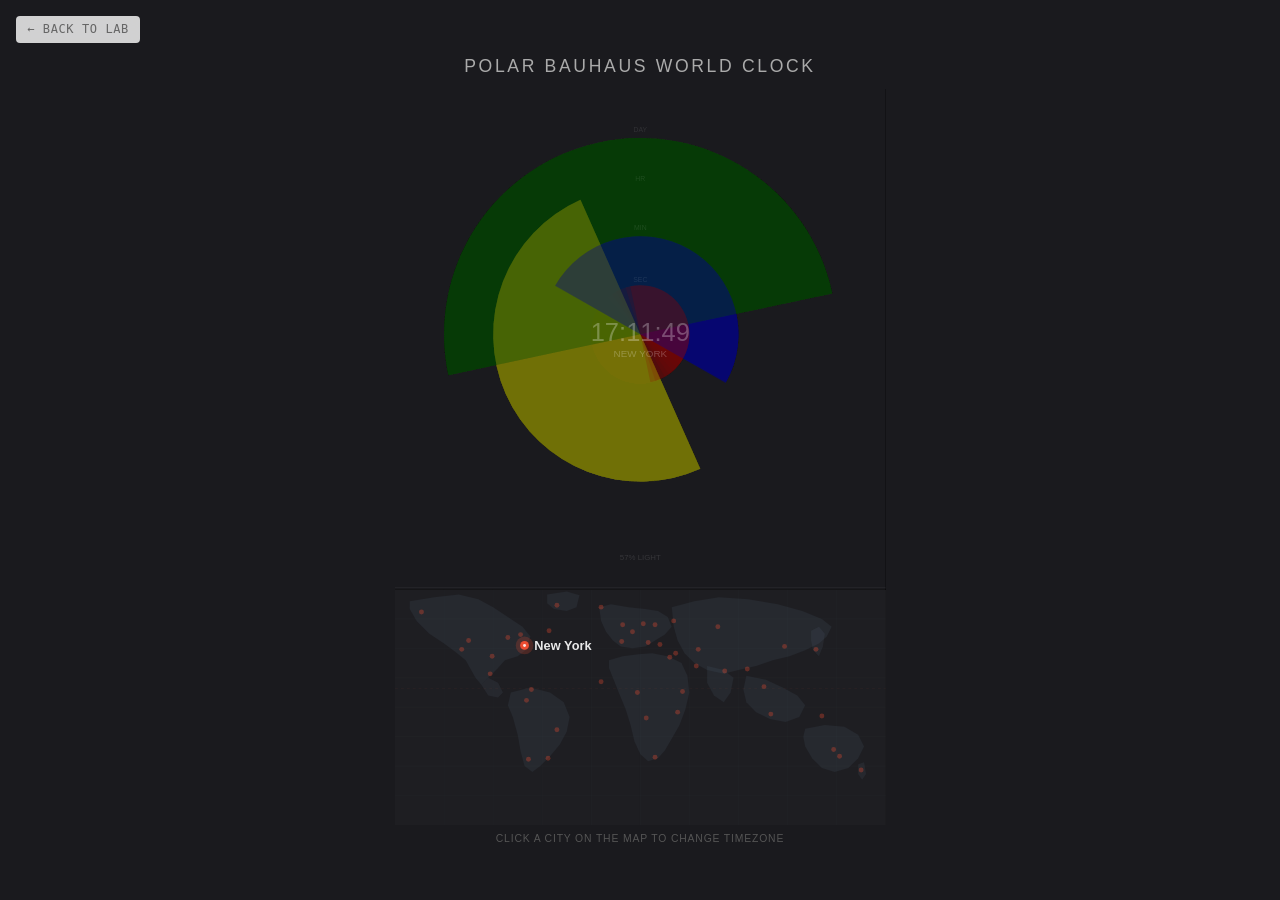
<file: projects/2026-02-22-polar-clock/index.html>
<!DOCTYPE html>
<html lang="en">
<head>
<meta charset="UTF-8">
<meta name="viewport" content="width=device-width, initial-scale=1.0">
<title>Polar Bauhaus World Clock</title>
<style>
  * { margin: 0; padding: 0; box-sizing: border-box; }
  body {
    background: #1a1a1e;
    display: flex;
    flex-direction: column;
    align-items: center;
    justify-content: center;
    min-height: 100vh;
    font-family: 'Helvetica Neue', Helvetica, Arial, sans-serif;
    overflow: hidden;
  }
  .back-link {
    position: fixed;
    top: 1rem;
    left: 1rem;
    z-index: 9999;
    font-size: .75rem;
    color: #666;
    text-decoration: none;
    letter-spacing: .05em;
    text-transform: uppercase;
    background: rgba(255,255,255,.8);
    padding: .4rem .7rem;
    border-radius: 4px;
    backdrop-filter: blur(8px);
    font-family: monospace;
  }
  .back-link:hover { color: #333; }
  h1 {
    color: #aaa;
    font-weight: 200;
    font-size: 1.1rem;
    letter-spacing: .15em;
    text-transform: uppercase;
    margin-bottom: .8rem;
    text-align: center;
  }
  canvas {
    display: block;
  }
  #container {
    position: relative;
  }
  #clock-canvas, #ui-canvas {
    position: absolute;
    top: 0;
    left: 0;
  }
  .info {
    color: #555;
    font-size: .65rem;
    text-align: center;
    letter-spacing: .08em;
    text-transform: uppercase;
  }
</style>
</head>
<body>

<a class="back-link" href="../../">&larr; Back to Lab</a>
<h1>Polar Bauhaus World Clock</h1>
<div id="container">
  <canvas id="clock-canvas"></canvas>
  <canvas id="ui-canvas"></canvas>
</div>
<div class="info" id="info-line">Click a city on the map to change timezone</div>

<script>
(function() {
  // --- Constants ---
  const BASE_W = 500;
  const BASE_H = 750;
  const CLOCK_H = 510;  // height of clock area
  const CX = 250, CY = 250;  // clock center

  // Two-layer canvas: clock layer persists (trail effect), UI layer redraws each frame
  const clockCanvas = document.getElementById('clock-canvas');
  const uiCanvas = document.getElementById('ui-canvas');
  const clockCtx = clockCanvas.getContext('2d');
  const uiCtx = uiCanvas.getContext('2d');
  const container = document.getElementById('container');
  const infoLine = document.getElementById('info-line');

  let scale = 1;
  let mouseX = 0, mouseY = 0;

  function resize() {
    const maxW = window.innerWidth * 0.95;
    const maxH = (window.innerHeight - 100) * 0.92;
    scale = Math.min(maxW / BASE_W, maxH / BASE_H, 1.5);
    const w = Math.round(BASE_W * scale);
    const h = Math.round(BASE_H * scale);
    clockCanvas.width = w;
    clockCanvas.height = h;
    uiCanvas.width = w;
    uiCanvas.height = h;
    container.style.width = w + 'px';
    container.style.height = h + 'px';
    infoLine.style.marginTop = '0.5rem';
    // Re-fill clock canvas background on resize
    clockCtx.save();
    clockCtx.scale(scale, scale);
    clockCtx.fillStyle = '#1a1a1e';
    clockCtx.fillRect(0, 0, BASE_W, BASE_H);
    clockCtx.restore();
  }
  resize();
  window.addEventListener('resize', resize);

  // --- Mouse tracking (in base coordinates) ---
  function getBaseCoords(e) {
    const rect = uiCanvas.getBoundingClientRect();
    const clientX = e.touches ? e.touches[0].clientX : e.clientX;
    const clientY = e.touches ? e.touches[0].clientY : e.clientY;
    return {
      x: (clientX - rect.left) / scale,
      y: (clientY - rect.top) / scale
    };
  }
  uiCanvas.addEventListener('mousemove', function(e) {
    const c = getBaseCoords(e);
    mouseX = c.x; mouseY = c.y;
    uiCanvas.style.cursor = mouseY > 500 ? 'crosshair' : 'default';
  });
  uiCanvas.addEventListener('mousedown', function(e) {
    const c = getBaseCoords(e);
    mouseX = c.x; mouseY = c.y;
    handleClick();
  });
  uiCanvas.addEventListener('touchstart', function(e) {
    e.preventDefault();
    const c = getBaseCoords(e);
    mouseX = c.x; mouseY = c.y;
    handleClick();
  }, { passive: false });

  // --- HSB to RGBA string ---
  function hsbToRgba(h, s, b, a) {
    h = ((h % 360) + 360) % 360;
    s /= 100; b /= 100;
    const c = b * s;
    const x = c * (1 - Math.abs(((h / 60) % 2) - 1));
    const m = b - c;
    let r, g, bl;
    if (h < 60)       { r = c; g = x; bl = 0; }
    else if (h < 120) { r = x; g = c; bl = 0; }
    else if (h < 180) { r = 0; g = c; bl = x; }
    else if (h < 240) { r = 0; g = x; bl = c; }
    else if (h < 300) { r = x; g = 0; bl = c; }
    else              { r = c; g = 0; bl = x; }
    return `rgba(${Math.round((r+m)*255)},${Math.round((g+m)*255)},${Math.round((bl+m)*255)},${a})`;
  }

  // --- State ---
  let displayString = 'New York';
  let clX = 132, clY = 567;
  let circX = 132, circY = 567;
  let bright = 70;
  let selectedTz = 'America/New_York';
  const startMillis = Date.now();

  // --- Cities with IANA timezones ---
  const cities = [
    { name: 'Anchorage', x: 27, y: 533, tz: 'America/Anchorage' },
    { name: 'Los Angeles', x: 68, y: 571, tz: 'America/Los_Angeles' },
    { name: 'Salt Lake City', x: 75, y: 562, tz: 'America/Denver' },
    { name: 'Mexico City', x: 97, y: 596, tz: 'America/Mexico_City' },
    { name: 'Dallas', x: 99, y: 578, tz: 'America/Chicago' },
    { name: 'Chicago', x: 115, y: 559, tz: 'America/Chicago' },
    { name: 'Santiago', x: 136, y: 683, tz: 'America/Santiago' },
    { name: 'Buenos Aires', x: 156, y: 682, tz: 'America/Argentina/Buenos_Aires' },
    { name: 'Bogota', x: 134, y: 623, tz: 'America/Bogota' },
    { name: 'Caracas', x: 139, y: 612, tz: 'America/Caracas' },
    { name: 'Ottawa', x: 128, y: 556, tz: 'America/Toronto' },
    { name: 'New York', x: 132, y: 567, tz: 'America/New_York' },
    { name: 'Brasilia', x: 165, y: 653, tz: 'America/Sao_Paulo' },
    { name: 'Halifax', x: 157, y: 552, tz: 'America/Halifax' },
    { name: 'Nuuk', x: 165, y: 526, tz: 'America/Nuuk' },
    { name: 'Reykjavik', x: 210, y: 528, tz: 'Atlantic/Reykjavik' },
    { name: 'London', x: 232, y: 546, tz: 'Europe/London' },
    { name: 'Barcelona', x: 231, y: 563, tz: 'Europe/Madrid' },
    { name: 'Dakar', x: 210, y: 604, tz: 'Africa/Dakar' },
    { name: 'Paris', x: 242, y: 553, tz: 'Europe/Paris' },
    { name: 'Rome', x: 258, y: 564, tz: 'Europe/Rome' },
    { name: 'Berlin', x: 253, y: 545, tz: 'Europe/Berlin' },
    { name: 'Warsaw', x: 265, y: 546, tz: 'Europe/Warsaw' },
    { name: 'Moscow', x: 284, y: 542, tz: 'Europe/Moscow' },
    { name: 'Athens', x: 270, y: 566, tz: 'Europe/Athens' },
    { name: 'Cairo', x: 280, y: 579, tz: 'Africa/Cairo' },
    { name: 'Amman', x: 286, y: 575, tz: 'Asia/Amman' },
    { name: 'Djibouti', x: 293, y: 614, tz: 'Africa/Djibouti' },
    { name: 'Tehran', x: 309, y: 571, tz: 'Asia/Tehran' },
    { name: 'Dubai', x: 307, y: 588, tz: 'Asia/Dubai' },
    { name: 'Astana', x: 329, y: 548, tz: 'Asia/Almaty' },
    { name: 'Mumbai', x: 336, y: 593, tz: 'Asia/Kolkata' },
    { name: 'Dhaka', x: 359, y: 591, tz: 'Asia/Dhaka' },
    { name: 'Bangkok', x: 376, y: 609, tz: 'Asia/Bangkok' },
    { name: 'Jakarta', x: 383, y: 637, tz: 'Asia/Jakarta' },
    { name: 'Beijing', x: 397, y: 568, tz: 'Asia/Shanghai' },
    { name: 'Tokyo', x: 429, y: 571, tz: 'Asia/Tokyo' },
    { name: 'Port Moresby', x: 435, y: 639, tz: 'Pacific/Port_Moresby' },
    { name: 'Brisbane', x: 447, y: 673, tz: 'Australia/Brisbane' },
    { name: 'Wellington', x: 475, y: 694, tz: 'Pacific/Auckland' },
    { name: 'Sydney', x: 453, y: 680, tz: 'Australia/Sydney' },
    { name: 'Luanda', x: 256, y: 641, tz: 'Africa/Luanda' },
    { name: 'Abuja', x: 247, y: 615, tz: 'Africa/Lagos' },
    { name: 'Nairobi', x: 288, y: 635, tz: 'Africa/Nairobi' },
    { name: 'Cape Town', x: 265, y: 681, tz: 'Africa/Johannesburg' },
  ];

  // --- Get time in selected timezone ---
  function getTimeInTz() {
    const now = new Date();
    // Use Intl to get the time parts in the target timezone
    const fmt = new Intl.DateTimeFormat('en-US', {
      timeZone: selectedTz,
      hour12: false,
      hour: '2-digit',
      minute: '2-digit',
      second: '2-digit',
    });
    const parts = {};
    for (const p of fmt.formatToParts(now)) {
      parts[p.type] = parseInt(p.value) || 0;
    }
    // hour '24' from midnight edge case
    const h = parts.hour === 24 ? 0 : parts.hour;
    return { h, m: parts.minute, s: parts.second, ms: now.getMilliseconds() };
  }

  // --- Handle city click ---
  function handleClick() {
    if (mouseY < 500) return;
    const hitR = 14;
    for (const c of cities) {
      const dx = mouseX - c.x;
      const dy = mouseY - c.y;
      if (dx * dx + dy * dy < hitR * hitR) {
        displayString = c.name;
        clX = c.x; clY = c.y;
        circX = c.x; circY = c.y;
        selectedTz = c.tz;
        // Clear clock canvas trails when changing timezone
        clockCtx.save();
        clockCtx.scale(scale, scale);
        clockCtx.fillStyle = '#1a1a1e';
        clockCtx.fillRect(0, 0, BASE_W, CLOCK_H);
        clockCtx.restore();
        return;
      }
    }
  }

  // --- Draw arc (180-degree pie wedge) on clock canvas ---
  function drawArc(diameter, startAngle, hsb_h, hsb_s, hsb_b, hsb_a) {
    const radius = diameter / 2;
    const color = hsbToRgba(hsb_h, hsb_s, Math.max(hsb_b, 8), hsb_a / 100);
    clockCtx.fillStyle = color;
    clockCtx.beginPath();
    clockCtx.moveTo(CX, CY);
    clockCtx.arc(CX, CY, radius, startAngle, startAngle + Math.PI);
    clockCtx.closePath();
    clockCtx.fill();
  }

  // --- Draw the stylized world map ---
  function drawWorldMap(ctx) {
    const mapY = CLOCK_H;
    const mapH = BASE_H - mapY;

    // Dark map background
    ctx.fillStyle = '#1e1e22';
    ctx.fillRect(0, mapY, BASE_W, mapH);

    // Simplified continent shapes
    ctx.save();
    ctx.globalAlpha = 0.15;
    ctx.fillStyle = '#556677';

    // North America
    ctx.beginPath();
    ctx.moveTo(15, 522); ctx.lineTo(40, 518); ctx.lineTo(65, 515);
    ctx.lineTo(85, 520); ctx.lineTo(100, 528); ctx.lineTo(115, 538);
    ctx.lineTo(130, 548); ctx.lineTo(138, 558); ctx.lineTo(133, 572);
    ctx.lineTo(125, 578); ctx.lineTo(112, 582); ctx.lineTo(105, 590);
    ctx.lineTo(95, 600); ctx.lineTo(88, 607); ctx.lineTo(82, 600);
    ctx.lineTo(72, 582); ctx.lineTo(62, 574); ctx.lineTo(50, 565);
    ctx.lineTo(35, 555); ctx.lineTo(22, 542); ctx.lineTo(15, 530);
    ctx.closePath();
    ctx.fill();

    // Central America
    ctx.beginPath();
    ctx.moveTo(88, 607); ctx.lineTo(95, 600); ctx.lineTo(105, 605);
    ctx.lineTo(110, 615); ctx.lineTo(105, 620); ctx.lineTo(95, 618);
    ctx.closePath();
    ctx.fill();

    // South America
    ctx.beginPath();
    ctx.moveTo(118, 615); ctx.lineTo(138, 610); ctx.lineTo(158, 615);
    ctx.lineTo(172, 625); ctx.lineTo(178, 640); ctx.lineTo(175, 655);
    ctx.lineTo(168, 668); ctx.lineTo(158, 680); ctx.lineTo(148, 690);
    ctx.lineTo(140, 696); ctx.lineTo(132, 690); ctx.lineTo(128, 675);
    ctx.lineTo(125, 658); ctx.lineTo(120, 640); ctx.lineTo(115, 628);
    ctx.closePath();
    ctx.fill();

    // Europe
    ctx.beginPath();
    ctx.moveTo(208, 528); ctx.lineTo(220, 525); ctx.lineTo(238, 528);
    ctx.lineTo(255, 530); ctx.lineTo(268, 532); ctx.lineTo(278, 538);
    ctx.lineTo(282, 548); ctx.lineTo(275, 556); ctx.lineTo(265, 562);
    ctx.lineTo(255, 568); ctx.lineTo(242, 570); ctx.lineTo(230, 568);
    ctx.lineTo(222, 562); ctx.lineTo(215, 553); ctx.lineTo(210, 542);
    ctx.closePath();
    ctx.fill();

    // Africa
    ctx.beginPath();
    ctx.moveTo(218, 582); ctx.lineTo(232, 578); ctx.lineTo(248, 576);
    ctx.lineTo(262, 575); ctx.lineTo(278, 578); ctx.lineTo(292, 585);
    ctx.lineTo(298, 598); ctx.lineTo(300, 615); ctx.lineTo(296, 632);
    ctx.lineTo(290, 648); ctx.lineTo(282, 662); ctx.lineTo(275, 674);
    ctx.lineTo(268, 682); ctx.lineTo(258, 685); ctx.lineTo(250, 678);
    ctx.lineTo(244, 665); ctx.lineTo(240, 648); ctx.lineTo(235, 632);
    ctx.lineTo(228, 615); ctx.lineTo(222, 600); ctx.lineTo(218, 590);
    ctx.closePath();
    ctx.fill();

    // Asia (main mass)
    ctx.beginPath();
    ctx.moveTo(282, 528); ctx.lineTo(305, 522); ctx.lineTo(330, 518);
    ctx.lineTo(360, 520); ctx.lineTo(390, 525); ctx.lineTo(415, 532);
    ctx.lineTo(435, 540); ctx.lineTo(445, 548); ctx.lineTo(440, 558);
    ctx.lineTo(432, 565); ctx.lineTo(418, 572); ctx.lineTo(402, 578);
    ctx.lineTo(385, 582); ctx.lineTo(368, 588); ctx.lineTo(350, 592);
    ctx.lineTo(335, 596); ctx.lineTo(318, 592); ctx.lineTo(305, 585);
    ctx.lineTo(295, 575); ctx.lineTo(288, 562); ctx.lineTo(284, 548);
    ctx.closePath();
    ctx.fill();

    // India
    ctx.beginPath();
    ctx.moveTo(318, 588); ctx.lineTo(335, 592); ctx.lineTo(345, 600);
    ctx.lineTo(342, 615); ctx.lineTo(335, 625); ctx.lineTo(325, 618);
    ctx.lineTo(318, 605);
    ctx.closePath();
    ctx.fill();

    // Southeast Asia / Indonesia
    ctx.beginPath();
    ctx.moveTo(358, 598); ctx.lineTo(378, 602); ctx.lineTo(395, 610);
    ctx.lineTo(410, 618); ctx.lineTo(418, 628); ctx.lineTo(412, 640);
    ctx.lineTo(398, 645); ctx.lineTo(382, 642); ctx.lineTo(368, 635);
    ctx.lineTo(358, 625); ctx.lineTo(355, 612);
    ctx.closePath();
    ctx.fill();

    // Japan
    ctx.beginPath();
    ctx.moveTo(424, 552); ctx.lineTo(432, 548); ctx.lineTo(438, 555);
    ctx.lineTo(436, 568); ctx.lineTo(432, 578); ctx.lineTo(426, 572);
    ctx.lineTo(424, 562);
    ctx.closePath();
    ctx.fill();

    // Australia
    ctx.beginPath();
    ctx.moveTo(418, 652); ctx.lineTo(438, 648); ctx.lineTo(458, 650);
    ctx.lineTo(472, 658); ctx.lineTo(478, 670); ctx.lineTo(472, 682);
    ctx.lineTo(462, 692); ctx.lineTo(448, 696); ctx.lineTo(435, 692);
    ctx.lineTo(425, 682); ctx.lineTo(418, 670); ctx.lineTo(416, 660);
    ctx.closePath();
    ctx.fill();

    // New Zealand
    ctx.beginPath();
    ctx.moveTo(472, 688); ctx.lineTo(478, 686); ctx.lineTo(480, 698);
    ctx.lineTo(476, 704); ctx.lineTo(472, 698);
    ctx.closePath();
    ctx.fill();

    // Greenland
    ctx.beginPath();
    ctx.moveTo(155, 515); ctx.lineTo(175, 512); ctx.lineTo(188, 516);
    ctx.lineTo(185, 528); ctx.lineTo(175, 532); ctx.lineTo(162, 530);
    ctx.lineTo(155, 524);
    ctx.closePath();
    ctx.fill();

    ctx.restore();

    // Grid lines
    ctx.save();
    ctx.globalAlpha = 0.05;
    ctx.strokeStyle = '#8899aa';
    ctx.lineWidth = 0.5;
    for (let x = 50; x < BASE_W; x += 50) {
      ctx.beginPath(); ctx.moveTo(x, mapY); ctx.lineTo(x, BASE_H); ctx.stroke();
    }
    for (let y = mapY + 30; y < BASE_H; y += 30) {
      ctx.beginPath(); ctx.moveTo(0, y); ctx.lineTo(BASE_W, y); ctx.stroke();
    }
    ctx.restore();

    // Equator
    ctx.save();
    ctx.globalAlpha = 0.08;
    ctx.strokeStyle = '#ff6644';
    ctx.lineWidth = 0.5;
    ctx.setLineDash([3, 3]);
    const eqY = mapY + mapH * 0.42;
    ctx.beginPath(); ctx.moveTo(0, eqY); ctx.lineTo(BASE_W, eqY); ctx.stroke();
    ctx.setLineDash([]);
    ctx.restore();
  }

  // --- Draw city dots and labels ---
  function drawCities(ctx) {
    const hoverRadius = 14;
    let hoveredCity = null;

    for (const c of cities) {
      const dx = mouseX - c.x;
      const dy = mouseY - c.y;
      const isHovered = mouseY > 500 && (dx * dx + dy * dy < hoverRadius * hoverRadius);
      const isSelected = (c.name === displayString);
      if (isHovered && !isSelected) hoveredCity = c;

      // Selected glow
      if (isSelected) {
        ctx.fillStyle = 'rgba(255, 80, 50, 0.2)';
        ctx.beginPath();
        ctx.arc(c.x, c.y, 9, 0, Math.PI * 2);
        ctx.fill();
      }

      // Dot
      ctx.fillStyle = isSelected ? 'rgba(255, 80, 50, 0.9)' :
                       isHovered ? 'rgba(255, 110, 80, 0.7)' :
                                   'rgba(255, 80, 50, 0.3)';
      ctx.beginPath();
      ctx.arc(c.x, c.y, isSelected ? 4.5 : isHovered ? 4 : 2.5, 0, Math.PI * 2);
      ctx.fill();

      // Inner bright dot
      if (isSelected || isHovered) {
        ctx.fillStyle = 'rgba(255, 255, 255, 0.85)';
        ctx.beginPath();
        ctx.arc(c.x, c.y, 1.5, 0, Math.PI * 2);
        ctx.fill();
      }
    }

    // Hovered city tooltip
    if (hoveredCity) {
      ctx.font = '11px "Helvetica Neue", Helvetica, Arial, sans-serif';
      ctx.fillStyle = 'rgba(200, 200, 200, 0.75)';
      ctx.textBaseline = 'middle';
      if (hoveredCity.x < BASE_W - 100) {
        ctx.textAlign = 'left';
        ctx.fillText(hoveredCity.name, hoveredCity.x + 9, hoveredCity.y + 1);
      } else {
        ctx.textAlign = 'right';
        ctx.fillText(hoveredCity.name, hoveredCity.x - 9, hoveredCity.y + 1);
      }
    }

    // Selected city label
    ctx.font = '600 13px "Helvetica Neue", Helvetica, Arial, sans-serif';
    ctx.fillStyle = 'rgba(255, 255, 255, 0.9)';
    ctx.textBaseline = 'middle';
    if (clX < BASE_W - 100) {
      ctx.textAlign = 'left';
      ctx.fillText(displayString, clX + 10, clY + 1);
    } else {
      ctx.textAlign = 'right';
      ctx.fillText(displayString, clX - 10, clY + 1);
    }
  }

  // --- Main animation loop ---
  function draw() {
    const millis = Date.now() - startMillis;
    const tzTime = getTimeInTz();
    const deg2rad = Math.PI / 180;

    // --- Brightness based on selected timezone ---
    const cTime = tzTime.h + tzTime.m / 60;
    if (cTime >= 12) {
      bright = ((24 - cTime) / 12) * 100;
    } else {
      bright = (cTime / 12) * 100;
    }
    bright = Math.max(bright, 12);

    // === CLOCK CANVAS (persistent, creates trails) ===
    clockCtx.save();
    clockCtx.scale(scale, scale);

    // Semi-transparent overlay for trail fade effect
    // This is the key Bauhaus effect: arcs leave ghostly trails as they rotate
    clockCtx.fillStyle = 'rgba(26, 26, 30, 0.08)';
    clockCtx.fillRect(0, 0, BASE_W, CLOCK_H);

    // Compute arc angles (matching original Processing logic)
    // t = hours angle: (s/3600 + m/60 + h) * 30 degrees
    const t = (tzTime.s / 3600.0 + tzTime.m / 60.0 + tzTime.h) * 30.0;
    // mc = minutes base angle: s * 6 degrees
    const mc = tzTime.s * 6;
    // D = day angle: (s/3600 + m/60 + h) * 15 degrees
    const D = (tzTime.s / 3600.0 + tzTime.m / 60.0 + tzTime.h) * 15.0;

    // Continuous sub-second rotation from millis
    const dRot = ((millis % 86400000) / 86400000) * 360;
    const hRot = ((millis % 3600000) / 3600000) * 360;
    const mRot = ((millis % 60000) / 60000) * 360;
    const sRot = ((millis % 1000) / 1000) * 360;

    // Day hemisphere (outermost, green HSB 120, half brightness)
    const dayAngle = (-90 + dRot + D) * deg2rad;
    drawArc(400, dayAngle, 120, 100, bright / 2, 19.6);

    // Hours hemisphere (yellow HSB 60)
    const hourAngle = (-90 + hRot + t) * deg2rad;
    drawArc(300, hourAngle, 60, 100, bright, 19.6);

    // Minutes hemisphere (blue HSB 240)
    const minAngle = (-90 + mRot + mc) * deg2rad;
    drawArc(200, minAngle, 240, 100, bright, 19.6);

    // Seconds hemisphere (innermost, red HSB 0)
    const secAngle = (-90 + sRot) * deg2rad;
    drawArc(100, secAngle, 0, 100, bright, 19.6);

    clockCtx.restore();

    // === UI CANVAS (redrawn each frame) ===
    uiCtx.clearRect(0, 0, uiCanvas.width, uiCanvas.height);
    uiCtx.save();
    uiCtx.scale(scale, scale);

    // Time display in center of clock
    const timeStr = tzTime.h.toString().padStart(2, '0') + ':' +
                    tzTime.m.toString().padStart(2, '0') + ':' +
                    tzTime.s.toString().padStart(2, '0');
    uiCtx.font = '200 26px "Helvetica Neue", Helvetica, Arial, sans-serif';
    uiCtx.fillStyle = `rgba(255,255,255,${(0.12 + bright / 350).toFixed(3)})`;
    uiCtx.textAlign = 'center';
    uiCtx.textBaseline = 'middle';
    uiCtx.fillText(timeStr, CX, CY);

    // City name below time
    uiCtx.font = '200 10px "Helvetica Neue", Helvetica, Arial, sans-serif';
    uiCtx.fillStyle = 'rgba(255,255,255,0.25)';
    uiCtx.fillText(displayString.toUpperCase(), CX, CY + 20);

    // Arc ring labels (very subtle)
    uiCtx.font = '200 7px "Helvetica Neue", Helvetica, Arial, sans-serif';
    uiCtx.fillStyle = 'rgba(255,255,255,0.1)';
    uiCtx.fillText('SEC', CX, CY - 55);
    uiCtx.fillText('MIN', CX, CY - 108);
    uiCtx.fillText('HR', CX, CY - 158);
    uiCtx.fillText('DAY', CX, CY - 208);

    // Brightness indicator
    uiCtx.font = '200 8px "Helvetica Neue", Helvetica, Arial, sans-serif';
    uiCtx.fillStyle = 'rgba(255,255,255,0.12)';
    uiCtx.fillText(Math.round(bright) + '% LIGHT', CX, 478);

    // Divider
    uiCtx.strokeStyle = 'rgba(255,255,255,0.05)';
    uiCtx.lineWidth = 1;
    uiCtx.beginPath();
    uiCtx.moveTo(0, CLOCK_H - 2);
    uiCtx.lineTo(BASE_W, CLOCK_H - 2);
    uiCtx.stroke();

    // World map and cities
    drawWorldMap(uiCtx);
    drawCities(uiCtx);

    uiCtx.restore();

    requestAnimationFrame(draw);
  }

  requestAnimationFrame(draw);
})();
</script>
</body>
</html>
</file>
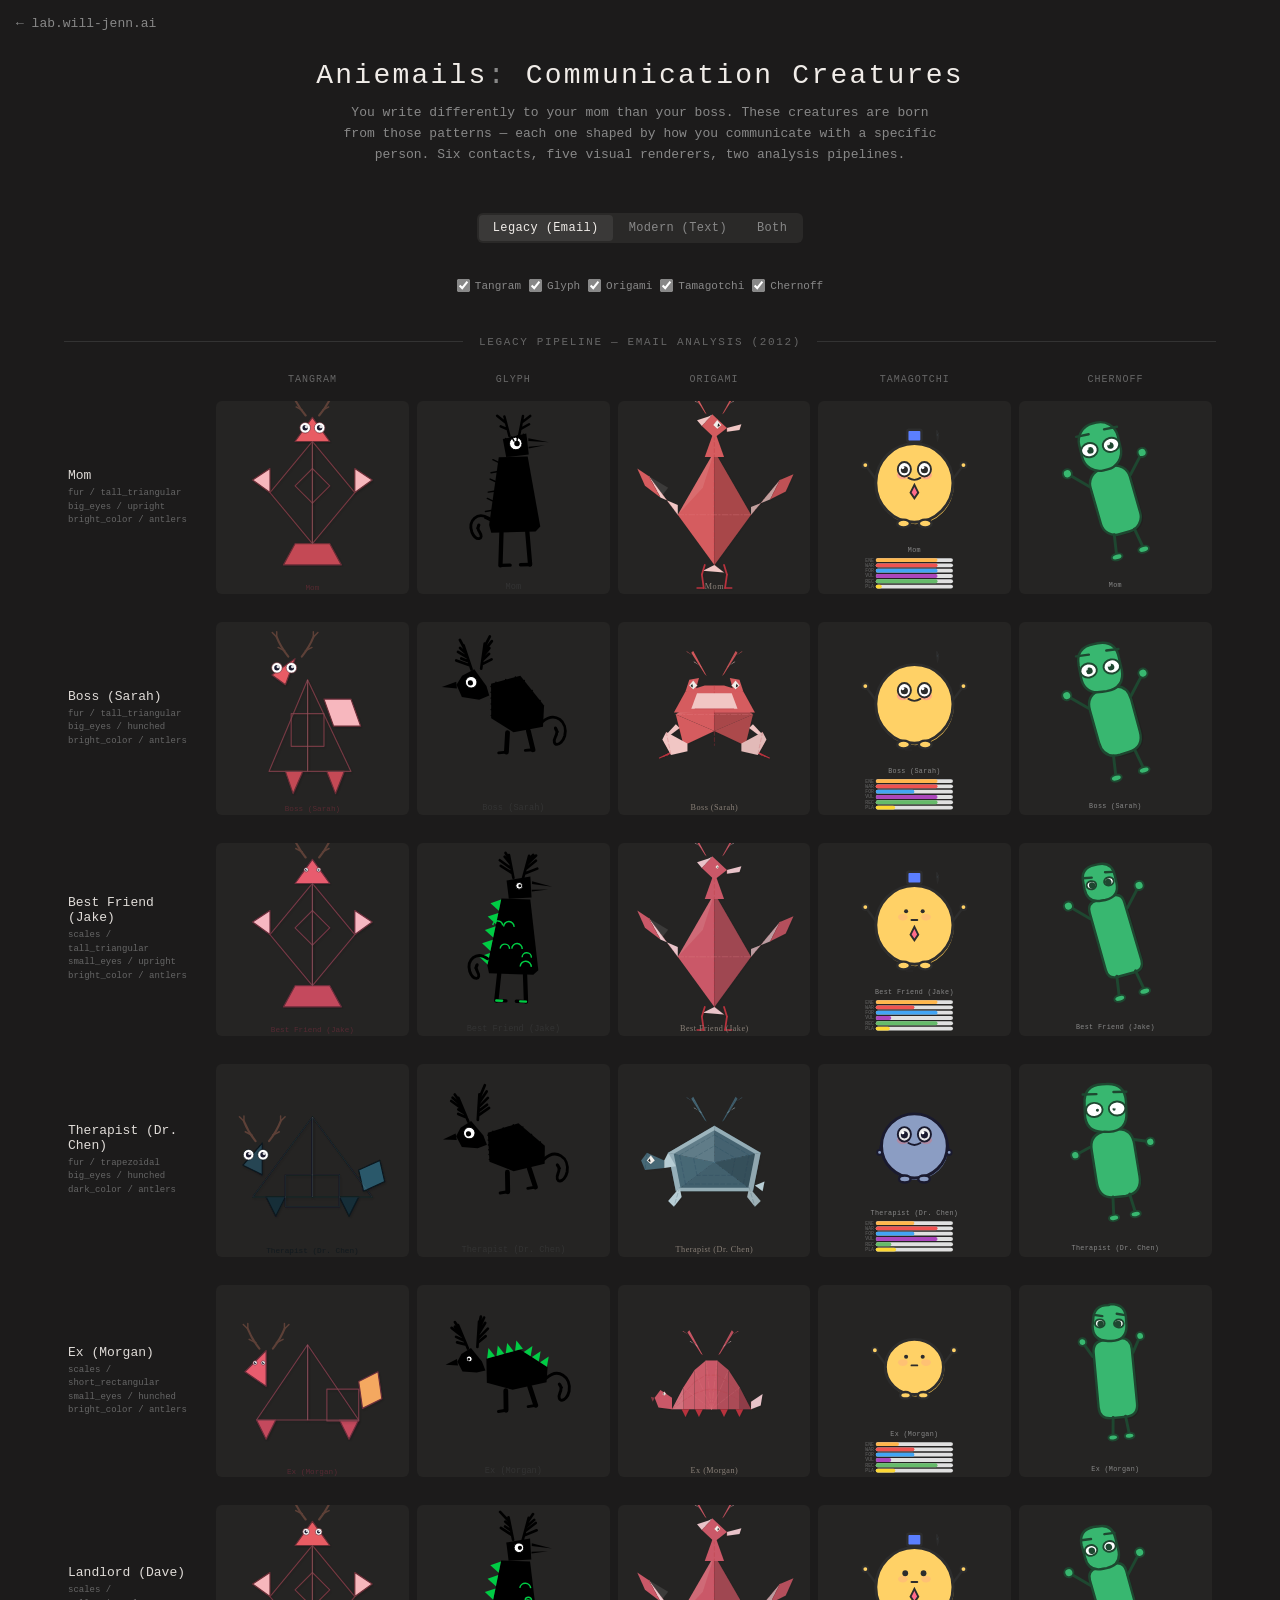
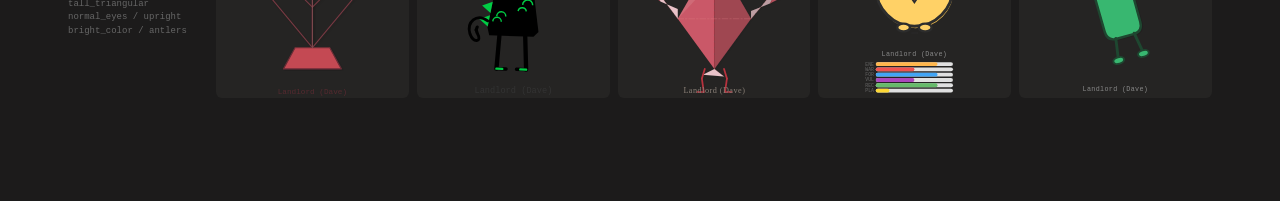
<file: projects/2026-02-25-aniemails-creatures/index.html>
<!DOCTYPE html>
<html lang="en">
<head>
<meta charset="UTF-8">
<meta name="viewport" content="width=device-width, initial-scale=1.0">
<title>Aniemails: Communication Creatures</title>
<style>
* { margin: 0; padding: 0; box-sizing: border-box; }
body {
  background: #1c1b1b;
  color: #e0dcd8;
  font-family: 'SF Mono', 'Fira Code', 'Consolas', monospace;
  min-height: 100vh;
}
.back-link {
  position: fixed;
  top: 16px;
  left: 16px;
  color: #888;
  text-decoration: none;
  font-size: 13px;
  z-index: 1000;
  transition: color 0.2s;
  font-family: 'SF Mono', 'Fira Code', 'Consolas', monospace;
}
.back-link:hover { color: #e0dcd8; }
.container {
  max-width: 1200px;
  margin: 0 auto;
  padding: 60px 24px 80px;
}
header {
  text-align: center;
  margin-bottom: 48px;
}
header h1 {
  font-size: 28px;
  font-weight: 300;
  letter-spacing: 0.08em;
  margin-bottom: 12px;
  color: #f0ece8;
}
header h1 span { color: #888; }
header .subtitle {
  font-size: 13px;
  color: #888;
  line-height: 1.6;
  max-width: 600px;
  margin: 0 auto;
  font-weight: 400;
}
.controls {
  display: flex;
  justify-content: center;
  gap: 12px;
  margin-bottom: 36px;
  flex-wrap: wrap;
}
.controls .group {
  display: flex;
  gap: 2px;
  background: #2a2928;
  border-radius: 6px;
  padding: 2px;
}
.controls button {
  background: transparent;
  border: none;
  color: #888;
  font-family: inherit;
  font-size: 12px;
  padding: 6px 14px;
  border-radius: 4px;
  cursor: pointer;
  transition: all 0.2s;
  letter-spacing: 0.03em;
}
.controls button:hover { color: #e0dcd8; }
.controls button.active {
  background: #3a3938;
  color: #f0ece8;
}
.renderer-filters {
  display: flex;
  justify-content: center;
  gap: 8px;
  margin-bottom: 32px;
  flex-wrap: wrap;
}
.renderer-filters label {
  display: flex;
  align-items: center;
  gap: 5px;
  font-size: 11px;
  color: #888;
  cursor: pointer;
  transition: color 0.2s;
}
.renderer-filters label:hover { color: #e0dcd8; }
.renderer-filters input[type="checkbox"] {
  accent-color: #888;
}
.column-headers {
  display: grid;
  grid-template-columns: 140px repeat(5, 1fr);
  gap: 8px;
  margin-bottom: 8px;
  padding: 0 4px;
}
.column-headers .col-label {
  text-align: center;
  font-size: 10px;
  color: #666;
  letter-spacing: 0.1em;
  text-transform: uppercase;
}
.column-headers .col-spacer { }
.contact-row {
  display: grid;
  grid-template-columns: 140px repeat(5, 1fr);
  gap: 8px;
  margin-bottom: 12px;
  padding: 8px 4px;
  border-radius: 8px;
  transition: background 0.2s;
}
.contact-row:hover { background: rgba(255,255,255,0.02); }
.contact-info {
  display: flex;
  flex-direction: column;
  justify-content: center;
  padding-right: 12px;
}
.contact-name {
  font-size: 13px;
  color: #e0dcd8;
  margin-bottom: 4px;
  font-weight: 500;
}
.contact-traits {
  font-size: 9px;
  color: #666;
  line-height: 1.5;
}
.contact-traits span { display: block; }
.svg-cell {
  position: relative;
  aspect-ratio: 1;
  border-radius: 6px;
  overflow: hidden;
  cursor: pointer;
  transition: transform 0.2s, box-shadow 0.2s;
  background: #252423;
}
.svg-cell:hover {
  transform: scale(1.05);
  box-shadow: 0 4px 20px rgba(0,0,0,0.4);
  z-index: 2;
}
.svg-cell svg {
  width: 100%;
  height: 100%;
  display: block;
}
.svg-cell.hidden { display: none; }
.dimensions-bar {
  margin-top: 8px;
}
.dim-row {
  display: flex;
  align-items: center;
  gap: 6px;
  margin-bottom: 3px;
}
.dim-label {
  font-size: 8px;
  color: #666;
  width: 28px;
  text-align: right;
  flex-shrink: 0;
}
.dim-track {
  flex: 1;
  height: 3px;
  background: #2a2928;
  border-radius: 2px;
  overflow: hidden;
}
.dim-fill {
  height: 100%;
  border-radius: 2px;
  transition: width 0.3s;
}
.dim-fill.energy { background: #FFB74D; }
.dim-fill.warmth { background: #EF5350; }
.dim-fill.formality { background: #42A5F5; }
.dim-fill.vulnerability { background: #AB47BC; }
.dim-fill.reciprocity { background: #66BB6A; }
.dim-fill.play { background: #FDD835; }

/* Lightbox */
.lightbox {
  position: fixed;
  top: 0; left: 0; right: 0; bottom: 0;
  background: rgba(0,0,0,0.85);
  z-index: 9999;
  display: none;
  align-items: center;
  justify-content: center;
  padding: 40px;
  backdrop-filter: blur(8px);
}
.lightbox.active { display: flex; }
.lightbox-content {
  background: #252423;
  border-radius: 12px;
  padding: 32px;
  max-width: 600px;
  width: 100%;
  max-height: 90vh;
  overflow-y: auto;
  position: relative;
}
.lightbox-close {
  position: absolute;
  top: 12px;
  right: 16px;
  background: none;
  border: none;
  color: #888;
  font-size: 24px;
  cursor: pointer;
  font-family: inherit;
}
.lightbox-close:hover { color: #e0dcd8; }
.lightbox-svg {
  width: 100%;
  max-width: 400px;
  margin: 0 auto 24px;
  display: block;
  border-radius: 8px;
  overflow: hidden;
  background: #FAFAF8;
}
.lightbox-svg svg {
  width: 100%;
  height: auto;
  display: block;
}
.lightbox-title {
  font-size: 16px;
  color: #f0ece8;
  margin-bottom: 4px;
  text-align: center;
}
.lightbox-renderer {
  font-size: 11px;
  color: #888;
  text-align: center;
  margin-bottom: 16px;
  text-transform: uppercase;
  letter-spacing: 0.1em;
}
.lightbox-details {
  display: grid;
  grid-template-columns: 1fr 1fr;
  gap: 16px;
}
.detail-section h3 {
  font-size: 10px;
  color: #888;
  text-transform: uppercase;
  letter-spacing: 0.1em;
  margin-bottom: 8px;
  border-bottom: 1px solid #333;
  padding-bottom: 4px;
}
.detail-section .detail-row {
  display: flex;
  justify-content: space-between;
  font-size: 11px;
  margin-bottom: 3px;
}
.detail-section .detail-row .label { color: #888; }
.detail-section .detail-row .value { color: #e0dcd8; }
.detail-section .dim-bar-lg {
  display: flex;
  align-items: center;
  gap: 6px;
  margin-bottom: 5px;
}
.detail-section .dim-bar-lg .label {
  font-size: 10px;
  color: #888;
  width: 80px;
}
.detail-section .dim-bar-lg .track {
  flex: 1;
  height: 5px;
  background: #333;
  border-radius: 3px;
  overflow: hidden;
}
.detail-section .dim-bar-lg .fill {
  height: 100%;
  border-radius: 3px;
}
.detail-section .dim-bar-lg .val {
  font-size: 10px;
  color: #aaa;
  width: 32px;
  text-align: right;
}
.section-divider {
  text-align: center;
  margin: 40px 0 24px;
  position: relative;
}
.section-divider::before {
  content: '';
  position: absolute;
  left: 0; right: 0;
  top: 50%;
  height: 1px;
  background: #333;
}
.section-divider span {
  position: relative;
  background: #1c1b1b;
  padding: 0 16px;
  font-size: 11px;
  color: #666;
  text-transform: uppercase;
  letter-spacing: 0.15em;
}
.pipeline-section { transition: opacity 0.3s; }
.pipeline-section.hidden { display: none; }
@media (max-width: 768px) {
  .contact-row {
    grid-template-columns: 100px repeat(5, 1fr);
    gap: 4px;
  }
  .column-headers {
    grid-template-columns: 100px repeat(5, 1fr);
    gap: 4px;
  }
  .contact-name { font-size: 11px; }
  .contact-traits { font-size: 8px; }
  header h1 { font-size: 22px; }
}
</style>
</head>
<body>

<a href="/" class="back-link">&larr; lab.will-jenn.ai</a>

<div class="container">
  <header>
    <h1>Aniemails<span>:</span> Communication Creatures</h1>
    <p class="subtitle">
      You write differently to your mom than your boss. These creatures are born from those patterns &mdash;
      each one shaped by how you communicate with a specific person. Six contacts, five visual renderers,
      two analysis pipelines.
    </p>
  </header>

  <div class="controls">
    <div class="group" id="pipelineToggle">
      <button class="active" data-pipeline="legacy" onclick="setPipeline('legacy')">Legacy (Email)</button>
      <button data-pipeline="modern" onclick="setPipeline('modern')">Modern (Text)</button>
      <button data-pipeline="both" onclick="setPipeline('both')">Both</button>
    </div>
  </div>

  <div class="renderer-filters" id="rendererFilters">
    <label><input type="checkbox" checked data-renderer="tangram" onchange="toggleRenderer(this)"> Tangram</label>
    <label><input type="checkbox" checked data-renderer="glyph" onchange="toggleRenderer(this)"> Glyph</label>
    <label><input type="checkbox" checked data-renderer="origami" onchange="toggleRenderer(this)"> Origami</label>
    <label><input type="checkbox" checked data-renderer="tamagotchi" onchange="toggleRenderer(this)"> Tamagotchi</label>
    <label><input type="checkbox" checked data-renderer="chernoff" onchange="toggleRenderer(this)"> Chernoff</label>
  </div>

  <!-- LEGACY PIPELINE -->
  <div class="pipeline-section" id="legacy-section" data-pipeline="legacy">
    <div class="section-divider"><span>Legacy Pipeline &mdash; Email Analysis (2012)</span></div>
    <div class="column-headers" id="legacy-col-headers">
      <div class="col-spacer"></div>
      <div class="col-label" data-renderer="tangram">Tangram</div>
      <div class="col-label" data-renderer="glyph">Glyph</div>
      <div class="col-label" data-renderer="origami">Origami</div>
      <div class="col-label" data-renderer="tamagotchi">Tamagotchi</div>
      <div class="col-label" data-renderer="chernoff">Chernoff</div>
    </div>
    <div class="contact-row">
      <div class="contact-info">
        <div class="contact-name">Mom</div>
        <div class="contact-traits"><span>fur / tall_triangular</span><span>big_eyes / upright</span><span>bright_color / antlers</span></div>
      </div>
      <div class="svg-cell" data-renderer="tangram" data-contact="Mom" data-pipeline="legacy" onclick="openLightbox(this)">
        <svg xmlns="http://www.w3.org/2000/svg" viewBox="0 0 200 200">
  <defs>
    <pattern id="mom_tangram__bodyTex"
      patternUnits="userSpaceOnUse" patternTransform="rotate(-15)">
      <rect fill="#E85C64"/>
      <path d="M0,3 C1.5,1 3.5,1 5,3 C6.5,5 8.5,5 10,3"
            stroke="#E9D26A" fill="none" stroke-width="0.9" opacity="0.50"/>
      <path d="M0,7 C1.5,5 3.5,5 5,7 C6.5,9 8.5,9 10,7"
            stroke="#E9D26A" fill="none" stroke-width="0.9" opacity="0.40"/>
      <path d="M-5,10 C-3.5,8 -1.5,8 0,10 C1.5,12 3.5,12 5,10"
            stroke="#E9D26A" fill="none" stroke-width="0.7" opacity="0.25"/>
    </pattern>
    <filter id="mom_tangram__pieceShadow" x="-5%" y="-5%" width="115%" height="115%">
      <feDropShadow dx="1" dy="1.5" stdDeviation="1.2" flood-color="#000" flood-opacity="0.18"/>
    </filter>
  </defs>
  <rect fill="#FAFAF8" rx="8"/>
  <g class="tangram-animal">
    <polygon points="100.0,42.0 100.0,148.0 56.0,95.0" fill="url(#mom_tangram__bodyTex)" stroke="#6B2D36" stroke-width="1.2" stroke-linejoin="round" filter="url(#mom_tangram__pieceShadow)"/>
    <polygon points="100.0,42.0 100.0,148.0 144.0,95.0" fill="url(#mom_tangram__bodyTex)" stroke="#6B2D36" stroke-width="1.2" stroke-linejoin="round" filter="url(#mom_tangram__pieceShadow)"/>
    <polygon points="82.0,42.0 118.0,42.0 100.0,17.0" fill="#E85C64" stroke="#6B2D36" stroke-width="1.2" stroke-linejoin="round" filter="url(#mom_tangram__pieceShadow)"/>
    <polygon points="56.0,95.0 56.0,70.0 38.0,82.0" fill="#F7B7BD" stroke="#6B2D36" stroke-width="1.2" stroke-linejoin="round" filter="url(#mom_tangram__pieceShadow)"/>
    <polygon points="144.0,95.0 144.0,70.0 162.0,82.0" fill="#F7B7BD" stroke="#6B2D36" stroke-width="1.2" stroke-linejoin="round" filter="url(#mom_tangram__pieceShadow)"/>
    <polygon points="100.0,70.0 118.0,88.0 100.0,106.0 82.0,88.0" fill="url(#mom_tangram__bodyTex)" stroke="#6B2D36" stroke-width="1.2" stroke-linejoin="round" filter="url(#mom_tangram__pieceShadow)"/>
    <polygon points="82.0,148.0 118.0,148.0 130.0,170.0 70.0,170.0" fill="#C44A54" stroke="#6B2D36" stroke-width="1.2" stroke-linejoin="round" filter="url(#mom_tangram__pieceShadow)"/>
    <polygon points="100.0,42.0 100.0,148.0 56.0,95.0" fill="none" stroke="white" stroke-width="0.5" stroke-linejoin="round" opacity="0.15"/>
    <polygon points="100.0,42.0 100.0,148.0 144.0,95.0" fill="none" stroke="white" stroke-width="0.5" stroke-linejoin="round" opacity="0.15"/>
    <polygon points="100.0,70.0 118.0,88.0 100.0,106.0 82.0,88.0" fill="none" stroke="white" stroke-width="0.5" stroke-linejoin="round" opacity="0.15"/>
    <g class="antlers">
      <path d="M93.0,15.0 Q85.0,5.6 81.0,-3.7" stroke="#5D4037" fill="none" stroke-width="2.2" stroke-linecap="round"/>
      <path d="M89.4,9.4 L83.1,6.2 M81.0,-3.7 L76.8,-7.9 M81.0,-3.7 L81.0,-8.8" stroke="#5D4037" fill="none" stroke-width="1.5" stroke-linecap="round"/>
<path d="M107.0,15.0 Q115.0,5.6 119.0,-3.7" stroke="#5D4037" fill="none" stroke-width="2.2" stroke-linecap="round"/>
      <path d="M110.6,9.4 L116.9,6.2 M119.0,-3.7 L123.2,-7.9 M119.0,-3.7 L119.0,-8.8" stroke="#5D4037" fill="none" stroke-width="1.5" stroke-linecap="round"/>
    </g>
    <circle cx="92.5" cy="27.8" r="5.5" fill="white" stroke="#6B2D36" stroke-width="0.7"/>
    <circle cx="92.5" cy="27.8" r="2.8" fill="#1A1A2E"/>
    <circle cx="93.7" cy="26.6" r="1.6" fill="white" opacity="0.85"/>
<circle cx="107.5" cy="27.8" r="5.5" fill="white" stroke="#6B2D36" stroke-width="0.7"/>
    <circle cx="107.5" cy="27.8" r="2.8" fill="#1A1A2E"/>
    <circle cx="108.7" cy="26.6" r="1.6" fill="white" opacity="0.85"/>

  </g>
  <text x="100" y="196" text-anchor="middle" font-family="monospace" font-size="8" fill="#6B2D36" opacity="0.7">Mom</text>
</svg>
      </div>
      <div class="svg-cell" data-renderer="glyph" data-contact="Mom" data-pipeline="legacy" onclick="openLightbox(this)">
        <svg xmlns="http://www.w3.org/2000/svg" viewBox="0 0 200 200">
  <rect fill="#FAFAF8" rx="8"/>
  <g class="glyph-animal" transform="rotate(-1.6 100 100)">
        <line x1="86.6" y1="136.0" x2="84.6" y2="170.1" stroke="black" stroke-width="4.5" stroke-linecap="round"/>
    <line x1="84.6" y1="170.1" x2="94.6" y2="170.1" stroke="black" stroke-width="3.5" stroke-linecap="round"/>
    <line x1="113.4" y1="136.0" x2="115.4" y2="170.1" stroke="black" stroke-width="4.5" stroke-linecap="round"/>
    <line x1="115.4" y1="170.1" x2="105.4" y2="170.1" stroke="black" stroke-width="3.5" stroke-linecap="round"/>
    <polygon points="86.0,58.0 116.0,58.0 127.0,131.0 122.0,136.0 76.0,136.0 74.0,128.0" fill="black"/>
    <polygon points="93.7,58.0 90.7,39.2 115.2,34.2 117.2,56.0" fill="black"/>
    <polygon points="117.2,41.9 138.3,43.9 117.2,39.0" fill="black"/>
    <polygon points="117.2,47.9 134.1,46.9 117.2,49.7" fill="black"/>
    <circle cx="104.0" cy="44.2" r="6.5" fill="white"/>
    <circle cx="104.0" cy="44.2" r="6.5" fill="none" stroke="black" stroke-width="1"/>
    <circle cx="105.3" cy="44.2" r="2.9" fill="black"/>
    <line x1="85.1" y1="63.0" x2="79.8" y2="60.3" stroke="black" stroke-width="1.5" stroke-linecap="round"/>
    <line x1="83.4" y1="73.0" x2="77.5" y2="73.8" stroke="black" stroke-width="1.5" stroke-linecap="round"/>
    <line x1="81.7" y1="83.0" x2="76.4" y2="80.3" stroke="black" stroke-width="1.5" stroke-linecap="round"/>
    <line x1="80.0" y1="93.0" x2="74.1" y2="93.8" stroke="black" stroke-width="1.5" stroke-linecap="round"/>
    <line x1="78.3" y1="103.0" x2="72.9" y2="100.3" stroke="black" stroke-width="1.5" stroke-linecap="round"/>
    <line x1="76.6" y1="113.0" x2="70.6" y2="113.8" stroke="black" stroke-width="1.5" stroke-linecap="round"/>
    <line x1="74.9" y1="123.0" x2="69.5" y2="120.3" stroke="black" stroke-width="1.5" stroke-linecap="round"/>
    <line x1="93.8" y1="38.6" x2="93.3" y2="43.6" stroke="black" stroke-width="1.5" stroke-linecap="round"/>
    <line x1="99.9" y1="37.3" x2="102.3" y2="41.7" stroke="black" stroke-width="1.5" stroke-linecap="round"/>
    <line x1="106.0" y1="36.1" x2="105.5" y2="41.1" stroke="black" stroke-width="1.5" stroke-linecap="round"/>
    <line x1="112.2" y1="34.8" x2="114.6" y2="39.2" stroke="black" stroke-width="1.5" stroke-linecap="round"/>
    <path d="M74,121 C62.0,113.0 52.0,123.0 56.0,135.0 C60.0,145.0 69.0,143.0 64.0,135.0 C60.0,129.0 66.0,124.0 62.0,131.0" stroke="black" stroke-width="3" fill="none" stroke-linecap="round"/>
    <path d="M97.652,36.2 L93.0,15.9 M96.1,29.4 L88.9,26.0 M94.6,22.7 L85.5,14.9 M107.652,36.2 L112.3,15.9 M109.2,29.4 L118.4,24.6 M110.7,22.7 L119.8,16.0" stroke="black" stroke-width="2.6" fill="none" stroke-linecap="round"/>
  </g>
  <text x="100" y="195" text-anchor="middle" font-family="monospace" font-size="9" fill="#333">Mom</text>
</svg>
      </div>
      <div class="svg-cell" data-renderer="origami" data-contact="Mom" data-pipeline="legacy" onclick="openLightbox(this)">
        <svg xmlns="http://www.w3.org/2000/svg" viewBox="0 0 200 200">
  <defs>
    <filter id="mom_origami__paper-shadow" x="-2%" y="-2%" width="104%" height="104%">
      <feGaussianBlur in="SourceAlpha" stdDeviation="1.2" result="blur"/>
      <feOffset dx="0.8" dy="1.2" result="shifted"/>
      <feFlood flood-color="black" flood-opacity="0.08" result="color"/>
      <feComposite in="color" in2="shifted" operator="in" result="shadow"/>
      <feMerge>
        <feMergeNode in="shadow"/>
        <feMergeNode in="SourceGraphic"/>
      </feMerge>
    </filter>
  </defs>
  <rect fill="#FBF8F5" rx="6"/>
  <g class="origami-animal" filter="url(#mom_origami__paper-shadow)">
        <polygon points="100.0,52.0 62.0,118.0 100.0,170.0" fill="#D55B5E"/>
    <polygon points="100.0,52.0 62.0,118.0 88.0,90.0" fill="white" opacity="0.10"/>
    <polygon points="100.0,52.0 138.0,118.0 100.0,170.0" fill="#C35356"/>
    <polygon points="100.0,52.0 138.0,118.0 100.0,170.0" fill="black" opacity="0.14"/>
    <line x1="100.0" y1="52.0" x2="100.0" y2="170.0" stroke="#B8323E" stroke-width="0.7" stroke-dasharray="4,2.5" opacity="0.55" stroke-linecap="round"/>
    <line x1="62.0" y1="118.0" x2="138.0" y2="118.0" stroke="#E8848C" stroke-width="0.6" stroke-dasharray="6,2,1.5,2" opacity="0.45" stroke-linecap="round"/>
    <polygon points="100.0,30.0 90.0,58.0 110.0,58.0" fill="#D55B5E"/>
    <line x1="100.0" y1="30.0" x2="100.0" y2="58.0" stroke="#B8323E" stroke-width="0.5" stroke-dasharray="4,2.5" opacity="0.55" stroke-linecap="round"/>
    <polygon points="98.0,14.0 113.0,28.0 100.0,38.0 87.0,26.0" fill="#D55B5E"/>
    <polygon points="87.0,26.0 82.0,20.0 94.0,16.0 98.0,14.0" fill="#F1C6C4"/>
    <line x1="87.0" y1="26.0" x2="98.0" y2="14.0" stroke="#B8323E" stroke-width="0.5" stroke-dasharray="4,2.5" opacity="0.55" stroke-linecap="round"/>
    <polygon points="113.0,28.0 128.0,24.0 126.0,30.0 113.0,32.0" fill="#F1C6C4"/>
    <line x1="113.0" y1="28.0" x2="113.0" y2="32.0" stroke="#B8323E" stroke-width="0.5" stroke-dasharray="4,2.5" opacity="0.55" stroke-linecap="round"/>
    <polygon points="103.0,19.5 107.4,25.0 103.0,29.1 98.6,25.0" fill="#F0EDE8"/>
      <polygon points="103.0,19.5 107.4,25.0 103.0,29.1 98.6,25.0" fill="none" stroke="#B8323E" stroke-width="0.5" opacity="0.6"/>
      <polygon points="103.8,23.1 105.8,25.3 103.3,26.9" fill="#1A1A1A"/>
      <polygon points="102.5,22.5 103.8,24.2 101.6,24.4" fill="white" opacity="0.55"/>
    <polygon points="62.0,118.0 32.0,78.0 44.0,100.0 62.0,108.0" fill="#F1C6C4"/>
    <polygon points="32.0,78.0 44.0,100.0 52.0,90.0" fill="white" opacity="0.10"/>
    <polygon points="32.0,78.0 20.0,70.0 28.0,88.0 44.0,100.0" fill="#D55B5E"/>
    <line x1="32.0" y1="78.0" x2="44.0" y2="100.0" stroke="#B8323E" stroke-width="0.7" stroke-dasharray="4,2.5" opacity="0.55" stroke-linecap="round"/>
    <line x1="62.0" y1="118.0" x2="32.0" y2="78.0" stroke="#E8848C" stroke-width="0.6" stroke-dasharray="6,2,1.5,2" opacity="0.45" stroke-linecap="round"/>
    <polygon points="138.0,118.0 168.0,82.0 158.0,102.0 138.0,110.0" fill="#E2BAB8"/>
    <polygon points="138.0,118.0 168.0,82.0 158.0,102.0 138.0,110.0" fill="black" opacity="0.14"/>
    <polygon points="168.0,82.0 182.0,76.0 174.0,94.0 158.0,102.0" fill="#BF5154"/>
    <line x1="168.0" y1="82.0" x2="158.0" y2="102.0" stroke="#B8323E" stroke-width="0.7" stroke-dasharray="4,2.5" opacity="0.55" stroke-linecap="round"/>
    <line x1="138.0" y1="118.0" x2="168.0" y2="82.0" stroke="#E8848C" stroke-width="0.6" stroke-dasharray="6,2,1.5,2" opacity="0.45" stroke-linecap="round"/>
    <polygon points="100.0,170.0 88.0,176.0 110.0,178.0" fill="#F1C6C4"/>
    <line x1="100.0" y1="170.0" x2="110.0" y2="178.0" stroke="#E8848C" stroke-width="0.4" stroke-dasharray="6,2,1.5,2" opacity="0.45" stroke-linecap="round"/>
    <line x1="90.0" y1="170.0" x2="87.0" y2="180.0" stroke="#B8323E" stroke-width="1.8" stroke-linecap="round"/>
    <line x1="87.0" y1="180.0" x2="89.0" y2="194.0" stroke="#B8323E" stroke-width="1.8" stroke-linecap="round"/>
    <line x1="89.0" y1="194.0" x2="82.0" y2="194.0" stroke="#B8323E" stroke-width="1.5" stroke-linecap="round"/>
    <line x1="110.0" y1="170.0" x2="113.0" y2="180.0" stroke="#B8323E" stroke-width="1.8" stroke-linecap="round"/>
    <line x1="113.0" y1="180.0" x2="111.0" y2="194.0" stroke="#B8323E" stroke-width="1.8" stroke-linecap="round"/>
    <line x1="111.0" y1="194.0" x2="118.0" y2="194.0" stroke="#B8323E" stroke-width="1.5" stroke-linecap="round"/>
    <polygon points="92.0,14.0 90.0,12.0 76.0,-10.0 78.0,-12.0" fill="#D55B5E"/>
      <line x1="91.0" y1="13.0" x2="77.0" y2="-11.0" stroke="#B8323E" stroke-width="0.4" stroke-dasharray="4,2.5" opacity="0.55" stroke-linecap="round"/>
      <polygon points="87.3,5.3 85.8,3.8 78.3,-0.7 79.3,-0.7" fill="#F1C6C4"/>
      <polygon points="82.7,-3.3 81.2,-4.8 70.7,-11.3 71.7,-11.3" fill="#CA5659"/>
      <polygon points="108.0,14.0 110.0,12.0 124.0,-10.0 122.0,-12.0" fill="#C35356"/>
      <line x1="109.0" y1="13.0" x2="123.0" y2="-11.0" stroke="#B8323E" stroke-width="0.4" stroke-dasharray="4,2.5" opacity="0.55" stroke-linecap="round"/>
      <polygon points="112.7,5.3 114.2,3.8 121.7,-0.7 120.7,-0.7" fill="#F1C6C4"/>
      <polygon points="117.3,-3.3 118.8,-4.8 129.3,-11.3 128.3,-11.3" fill="#CA5659"/>
  </g>
  <text x="100" y="195" text-anchor="middle" font-family="'Hiragino Mincho ProN', 'Noto Serif JP', Georgia, serif" font-size="8.5" fill="#8A8078" letter-spacing="0.5">Mom</text>
</svg>
      </div>
      <div class="svg-cell" data-renderer="tamagotchi" data-contact="Mom" data-pipeline="legacy" onclick="openLightbox(this)">
        <svg xmlns="http://www.w3.org/2000/svg" viewBox="0 0 200 200">
  <rect fill="#FAFAF8"/>

  <g data-trait="energy" data-dim="energy" data-value="0.80">
    <ellipse cx="101.0" cy="87.0" rx="40.0" ry="40.8" fill="#E8B84D" stroke="none"/>
    <ellipse cx="100.0" cy="85.0" rx="40.0" ry="40.8" fill="#FFD166" stroke="#2D2D2D" stroke-width="3"/>
    <path d="M124.0,40.2 q2,-5 0,-8 q-2,-5 0,8z" fill="#88CCFF" stroke="#2D2D2D" stroke-width="1.5" opacity="0.8"/>
    <line x1="89.6" y1="128.8" x2="95.6" y2="128.8" stroke="#2D2D2D" stroke-width="1.5" stroke-linecap="round" opacity="0.5"/>
    <line x1="101.9" y1="132.8" x2="107.9" y2="132.8" stroke="#2D2D2D" stroke-width="1.5" stroke-linecap="round" opacity="0.5"/>
    <ellipse cx="88.8" cy="127.1" rx="6.6" ry="4.0" fill="#FFD166" stroke="#2D2D2D" stroke-width="2.5"/>
    <ellipse cx="111.2" cy="127.1" rx="6.6" ry="4.0" fill="#FFD166" stroke="#2D2D2D" stroke-width="2.5"/>
  </g>

  <g data-trait="warmth" data-dim="warmth" data-value="0.80">
    <ellipse cx="88.0" cy="76.8" rx="6.2" ry="4.3" fill="#FF8A9E" opacity="0.57" stroke="none"/>
    <ellipse cx="112.0" cy="76.8" rx="6.2" ry="4.3" fill="#FF8A9E" opacity="0.57" stroke="none"/>
    <path d="M93.8,79.8 Q100.0,83.8 106.2,79.8" stroke="#2D2D2D" stroke-width="2" fill="none" stroke-linecap="round"/>
  </g>

  <g data-trait="vulnerability" data-dim="vulnerability" data-value="0.80">
    <ellipse cx="89.6" cy="70.8" rx="6.8" ry="7.5" fill="#FFFFFF" stroke="#2D2D2D" stroke-width="2"/>
    <circle cx="89.6" cy="71.3" r="3.7" fill="#2D2D2D"/>
    <circle cx="87.9" cy="69.1" r="1.7" fill="#FFFFFF"/>
    <ellipse cx="110.4" cy="70.8" rx="6.8" ry="7.5" fill="#FFFFFF" stroke="#2D2D2D" stroke-width="2"/>
    <circle cx="110.4" cy="71.3" r="3.7" fill="#2D2D2D"/>
    <circle cx="108.7" cy="69.1" r="1.7" fill="#FFFFFF"/>
  </g>

  <g data-trait="formality" data-dim="formality" data-value="0.80">
    <rect x="92.6" y="29.8" width="14.8" height="12.4" rx="2" fill="#5B7FFF" stroke="#2D2D2D" stroke-width="2.5"/>
    <rect x="89.6" y="40.2" width="20.8" rx="2" fill="#5B7FFF" stroke="#2D2D2D" stroke-width="2.5"/>
    <polygon points="100.0,87.0 96.0,95.0 100.0,101.0 104.0,95.0" fill="#FF6B8A" stroke="#2D2D2D" stroke-width="2"/>
  </g>

  <g data-trait="reciprocity" data-dim="reciprocity" data-value="0.80">
    <line x1="60.0" y1="80.9" x2="49.1" y2="66.5" stroke="#2D2D2D" stroke-width="2.5" stroke-linecap="round"/>
    <circle cx="49.1" cy="66.5" r="3" fill="#FFD166" stroke="#2D2D2D" stroke-width="2"/>
    <line x1="140.0" y1="80.9" x2="150.9" y2="66.5" stroke="#2D2D2D" stroke-width="2.5" stroke-linecap="round"/>
    <circle cx="150.9" cy="66.5" r="3" fill="#FFD166" stroke="#2D2D2D" stroke-width="2"/>
  </g>

  <g data-trait="play" data-dim="play" data-value="0.08">
    
  </g>

  <g data-trait="status-bar">
    <rect x="60.0" y="163.0" width="80.0" height="4.0" rx="2" fill="#E0E0E0" stroke="none"/>
    <rect x="60.0" y="163.0" width="64.0" height="4.0" rx="2" fill="#FFB74D" stroke="none"/>
    <text x="58.0" y="166.5" font-size="5" font-family="monospace" text-anchor="end" fill="#666">ENE</text>
    <rect x="60.0" y="168.5" width="80.0" height="4.0" rx="2" fill="#E0E0E0" stroke="none"/>
    <rect x="60.0" y="168.5" width="64.0" height="4.0" rx="2" fill="#EF5350" stroke="none"/>
    <text x="58.0" y="172.0" font-size="5" font-family="monospace" text-anchor="end" fill="#666">WAR</text>
    <rect x="60.0" y="174.0" width="80.0" height="4.0" rx="2" fill="#E0E0E0" stroke="none"/>
    <rect x="60.0" y="174.0" width="64.0" height="4.0" rx="2" fill="#42A5F5" stroke="none"/>
    <text x="58.0" y="177.5" font-size="5" font-family="monospace" text-anchor="end" fill="#666">FOR</text>
    <rect x="60.0" y="179.5" width="80.0" height="4.0" rx="2" fill="#E0E0E0" stroke="none"/>
    <rect x="60.0" y="179.5" width="64.0" height="4.0" rx="2" fill="#AB47BC" stroke="none"/>
    <text x="58.0" y="183.0" font-size="5" font-family="monospace" text-anchor="end" fill="#666">VUL</text>
    <rect x="60.0" y="185.0" width="80.0" height="4.0" rx="2" fill="#E0E0E0" stroke="none"/>
    <rect x="60.0" y="185.0" width="64.0" height="4.0" rx="2" fill="#66BB6A" stroke="none"/>
    <text x="58.0" y="188.5" font-size="5" font-family="monospace" text-anchor="end" fill="#666">REC</text>
    <rect x="60.0" y="190.5" width="80.0" height="4.0" rx="2" fill="#E0E0E0" stroke="none"/>
    <rect x="60.0" y="190.5" width="6.2" height="4.0" rx="2" fill="#FDD835" stroke="none"/>
    <text x="58.0" y="194.0" font-size="5" font-family="monospace" text-anchor="end" fill="#666">PLA</text>
  </g>

  <text x="100" y="157" text-anchor="middle" font-family="SF Mono, Fira Code, Consolas, monospace" font-size="7" fill="#888" letter-spacing="0.05em">Mom</text>
</svg>
      </div>
      <div class="svg-cell" data-renderer="chernoff" data-contact="Mom" data-pipeline="legacy" onclick="openLightbox(this)">
        <svg xmlns="http://www.w3.org/2000/svg" viewBox="0 0 200 200">
  <style>:root { --body: #b6cc24; --outline: #41471e; }svg { --body: #b6cc24; --outline: #41471e; }</style>
  <rect fill="#FAFAF8"/>

  <g data-trait="character" transform="rotate(-16.0,100,102.96000000000001)">

    <g data-trait="energy" data-dim="energy" data-value="0.80">
      <rect x="80.8" y="69.9" width="42.4" height="70.1" rx="15.5" fill="rgba(0,0,0,0.12)" stroke="none"/>
    <rect x="78.8" y="67.9" width="42.4" height="70.1" rx="15.5" fill="var(--body)" stroke="var(--outline)" stroke-width="2.5"/>
      <line x1="89.0" y1="137.0" x2="85.5" y2="158.2" stroke="var(--outline)" stroke-width="3" stroke-linecap="round"/>
    <ellipse cx="85.5" cy="159.9" rx="5.7" ry="3.4" fill="var(--body)" stroke="var(--outline)" stroke-width="2"/>
    <line x1="110.8" y1="137.0" x2="114.2" y2="158.2" stroke="var(--outline)" stroke-width="3" stroke-linecap="round"/>
    <ellipse cx="114.2" cy="159.9" rx="5.7" ry="3.4" fill="var(--body)" stroke="var(--outline)" stroke-width="2"/>
    </g>

    <g data-trait="warmth" data-dim="warmth" data-value="0.80">
      <path d="M92.7,59.9 Q100.0,63.5 107.1,59.9" stroke="var(--outline)" stroke-width="2.5" fill="none" stroke-linecap="round"/>
    </g>

    <g data-trait="vulnerability" data-dim="vulnerability" data-value="0.80" transform="rotate(2.2,100,44.96)">
      <rect x="80.4" y="21.0" width="41.1" height="49.9" rx="18.5" fill="rgba(0,0,0,0.08)" stroke="none"/>
    <rect x="79.4" y="20.0" width="41.1" height="49.9" rx="18.5" fill="var(--body)" stroke="var(--outline)" stroke-width="2.5"/>
      <ellipse cx="88.5" cy="46.0" rx="8.6" ry="7.3" fill="#fff" stroke="var(--outline)" stroke-width="2"/>
    <circle cx="89.3" cy="46.5" r="3.4" fill="var(--outline)"/>
    <circle cx="85.9" cy="43.8" r="2.1" fill="#fff" opacity="0.9"/>
    <ellipse cx="111.5" cy="46.0" rx="8.6" ry="7.3" fill="#fff" stroke="var(--outline)" stroke-width="2"/>
    <circle cx="110.7" cy="46.5" r="3.4" fill="var(--outline)"/>
    <circle cx="108.9" cy="43.8" r="2.1" fill="#fff" opacity="0.9"/>
      <line x1="91.6" y1="29.8" x2="78.3" y2="29.3" stroke="var(--outline)" stroke-width="2.5" stroke-linecap="round"/>
    <line x1="108.3" y1="28.7" x2="122.0" y2="29.3" stroke="var(--outline)" stroke-width="2.5" stroke-linecap="round"/>
    </g>

    <g data-trait="formality" data-dim="formality" data-value="0.80">
    </g>

    <g data-trait="reciprocity" data-dim="reciprocity" data-value="0.80">
      <line x1="77.8" y1="81.8" x2="59.7" y2="62.8" stroke="var(--outline)" stroke-width="3" stroke-linecap="round"/>
    <circle cx="59.7" cy="62.8" r="4.7" fill="var(--body)" stroke="var(--outline)" stroke-width="2"/>
    <line x1="122.2" y1="81.9" x2="140.3" y2="62.9" stroke="var(--outline)" stroke-width="3" stroke-linecap="round"/>
    <circle cx="140.3" cy="62.9" r="4.7" fill="var(--body)" stroke="var(--outline)" stroke-width="2"/>
    </g>

    <g data-trait="play" data-dim="play" data-value="0.08">
    </g>

  </g>

  <text x="100" y="193" text-anchor="middle" font-family="SF Mono, Fira Code, Consolas, monospace" font-size="7" fill="#888" letter-spacing="0.05em">Mom</text>
</svg>
      </div>
    </div>
    <div class="contact-row">
      <div class="contact-info">
        <div class="contact-name">Boss (Sarah)</div>
        <div class="contact-traits"><span>fur / tall_triangular</span><span>big_eyes / hunched</span><span>bright_color / antlers</span></div>
      </div>
      <div class="svg-cell" data-renderer="tangram" data-contact="Boss (Sarah)" data-pipeline="legacy" onclick="openLightbox(this)">
        <svg xmlns="http://www.w3.org/2000/svg" viewBox="0 0 200 200">
  <defs>
    <pattern id="boss_sarah_tangram__bodyTex"
      patternUnits="userSpaceOnUse" patternTransform="rotate(-15)">
      <rect fill="#E85C65"/>
      <path d="M0,3 C1.5,1 3.5,1 5,3 C6.5,5 8.5,5 10,3"
            stroke="#E9D16A" fill="none" stroke-width="0.9" opacity="0.50"/>
      <path d="M0,7 C1.5,5 3.5,5 5,7 C6.5,9 8.5,9 10,7"
            stroke="#E9D16A" fill="none" stroke-width="0.9" opacity="0.40"/>
      <path d="M-5,10 C-3.5,8 -1.5,8 0,10 C1.5,12 3.5,12 5,10"
            stroke="#E9D16A" fill="none" stroke-width="0.7" opacity="0.25"/>
    </pattern>
    <filter id="boss_sarah_tangram__pieceShadow" x="-5%" y="-5%" width="115%" height="115%">
      <feDropShadow dx="1" dy="1.5" stdDeviation="1.2" flood-color="#000" flood-opacity="0.18"/>
    </filter>
  </defs>
  <rect fill="#FAFAF8" rx="8"/>
  <g class="tangram-animal">
    <polygon points="55.0,155.0 95.0,60.0 95.0,155.0" fill="url(#boss_sarah_tangram__bodyTex)" stroke="#6B2D37" stroke-width="1.2" stroke-linejoin="round" filter="url(#boss_sarah_tangram__pieceShadow)"/>
    <polygon points="95.0,60.0 140.0,155.0 95.0,155.0" fill="url(#boss_sarah_tangram__bodyTex)" stroke="#6B2D37" stroke-width="1.2" stroke-linejoin="round" filter="url(#boss_sarah_tangram__pieceShadow)"/>
    <polygon points="58.0,55.0 82.0,38.0 72.0,65.0" fill="#E85C65" stroke="#6B2D37" stroke-width="1.2" stroke-linejoin="round" filter="url(#boss_sarah_tangram__pieceShadow)"/>
    <polygon points="72.0,155.0 90.0,155.0 80.0,178.0" fill="#C44A55" stroke="#6B2D37" stroke-width="1.2" stroke-linejoin="round" filter="url(#boss_sarah_tangram__pieceShadow)"/>
    <polygon points="115.0,155.0 133.0,155.0 124.0,178.0" fill="#C44A55" stroke="#6B2D37" stroke-width="1.2" stroke-linejoin="round" filter="url(#boss_sarah_tangram__pieceShadow)"/>
    <polygon points="78.0,95.0 112.0,95.0 112.0,129.0 78.0,129.0" fill="url(#boss_sarah_tangram__bodyTex)" stroke="#6B2D37" stroke-width="1.2" stroke-linejoin="round" filter="url(#boss_sarah_tangram__pieceShadow)"/>
    <polygon points="112.0,80.0 140.0,80.0 150.0,108.0 122.0,108.0" fill="#F7B7BE" stroke="#6B2D37" stroke-width="1.2" stroke-linejoin="round" filter="url(#boss_sarah_tangram__pieceShadow)"/>
    <polygon points="55.0,155.0 95.0,60.0 95.0,155.0" fill="none" stroke="white" stroke-width="0.5" stroke-linejoin="round" opacity="0.15"/>
    <polygon points="95.0,60.0 140.0,155.0 95.0,155.0" fill="none" stroke="white" stroke-width="0.5" stroke-linejoin="round" opacity="0.15"/>
    <polygon points="78.0,95.0 112.0,95.0 112.0,129.0 78.0,129.0" fill="none" stroke="white" stroke-width="0.5" stroke-linejoin="round" opacity="0.15"/>
    <g class="antlers">
      <path d="M75.0,36.0 Q67.0,25.8 63.0,15.7" stroke="#5D4037" fill="none" stroke-width="2.2" stroke-linecap="round"/>
      <path d="M71.4,29.9 L64.4,26.4 M63.0,15.7 L58.3,11.0 M63.0,15.7 L63.0,10.1" stroke="#5D4037" fill="none" stroke-width="1.5" stroke-linecap="round"/>
<path d="M89.0,36.0 Q97.0,25.8 101.0,15.7" stroke="#5D4037" fill="none" stroke-width="2.2" stroke-linecap="round"/>
      <path d="M92.6,29.9 L99.6,26.4 M101.0,15.7 L105.7,11.0 M101.0,15.7 L101.0,10.1" stroke="#5D4037" fill="none" stroke-width="1.5" stroke-linecap="round"/>
    </g>
    <circle cx="63.2" cy="47.5" r="5.5" fill="white" stroke="#6B2D37" stroke-width="0.7"/>
    <circle cx="63.2" cy="47.5" r="2.8" fill="#1A1A2E"/>
    <circle cx="64.4" cy="46.3" r="1.6" fill="white" opacity="0.85"/>
<circle cx="78.2" cy="47.5" r="5.5" fill="white" stroke="#6B2D37" stroke-width="0.7"/>
    <circle cx="78.2" cy="47.5" r="2.8" fill="#1A1A2E"/>
    <circle cx="79.4" cy="46.3" r="1.6" fill="white" opacity="0.85"/>

  </g>
  <text x="100" y="196" text-anchor="middle" font-family="monospace" font-size="8" fill="#6B2D37" opacity="0.7">Boss (Sarah)</text>
</svg>
      </div>
      <div class="svg-cell" data-renderer="glyph" data-contact="Boss (Sarah)" data-pipeline="legacy" onclick="openLightbox(this)">
        <svg xmlns="http://www.w3.org/2000/svg" viewBox="0 0 200 200">
  <rect fill="#FAFAF8" rx="8"/>
  <g class="glyph-animal" transform="rotate(-5.2 100 100)">
        <polygon points="80.2,62.0 111.2,56.5 132.9,89.5 129.8,111.5 98.8,114.2 77.1,97.8" fill="black"/>
    <polygon points="75.2,64.0 64.2,45.5 51.0,51.0 44.4,59.8 48.8,73.0 66.4,77.4 77.2,74.0" fill="black"/>
    <polygon points="44.4,56.8 29.0,60.8 44.4,63.8" fill="black"/>
    <circle cx="59.8" cy="58.7" r="6.0" fill="white"/>
    <circle cx="59.8" cy="58.7" r="6.0" fill="none" stroke="black" stroke-width="1"/>
    <circle cx="58.9" cy="59.3" r="2.7" fill="black"/>
    <line x1="92.6" y1="114.2" x2="89.6" y2="134.2" stroke="black" stroke-width="5" stroke-linecap="round"/>
    <line x1="89.6" y1="134.2" x2="81.6" y2="134.2" stroke="black" stroke-width="3" stroke-linecap="round"/>
    <line x1="114.3" y1="114.2" x2="117.3" y2="134.2" stroke="black" stroke-width="5" stroke-linecap="round"/>
    <line x1="117.3" y1="134.2" x2="109.3" y2="134.2" stroke="black" stroke-width="3" stroke-linecap="round"/>
    <line x1="77.4" y1="94.8" x2="82.0" y2="96.7" stroke="black" stroke-width="1.5" stroke-linecap="round"/>
    <line x1="77.9" y1="88.8" x2="82.8" y2="87.8" stroke="black" stroke-width="1.5" stroke-linecap="round"/>
    <line x1="78.4" y1="82.9" x2="83.0" y2="84.7" stroke="black" stroke-width="1.5" stroke-linecap="round"/>
    <line x1="78.9" y1="76.9" x2="83.8" y2="75.8" stroke="black" stroke-width="1.5" stroke-linecap="round"/>
    <line x1="79.4" y1="70.9" x2="84.1" y2="72.8" stroke="black" stroke-width="1.5" stroke-linecap="round"/>
    <line x1="79.9" y1="65.0" x2="84.8" y2="63.9" stroke="black" stroke-width="1.5" stroke-linecap="round"/>
    <line x1="85.4" y1="61.1" x2="84.7" y2="66.0" stroke="black" stroke-width="1.5" stroke-linecap="round"/>
    <line x1="95.7" y1="59.2" x2="98.0" y2="63.7" stroke="black" stroke-width="1.5" stroke-linecap="round"/>
    <line x1="106.0" y1="57.4" x2="105.4" y2="62.4" stroke="black" stroke-width="1.5" stroke-linecap="round"/>
    <line x1="114.8" y1="62.0" x2="111.6" y2="65.9" stroke="black" stroke-width="1.5" stroke-linecap="round"/>
    <line x1="122.1" y1="73.0" x2="117.2" y2="74.4" stroke="black" stroke-width="1.5" stroke-linecap="round"/>
    <line x1="129.3" y1="84.0" x2="126.1" y2="87.9" stroke="black" stroke-width="1.5" stroke-linecap="round"/>
    <path d="M129.8,106.0 C144.2,96.4 156.2,108.4 151.4,122.8 C146.6,134.8 135.8,132.4 141.8,122.8 C146.6,115.6 139.4,109.6 144.2,118.0" stroke="black" stroke-width="3" fill="none" stroke-linecap="round"/>
    <path d="M61.400000000000006,45.5 L55.4,20.0 M60.4,41.2 L46.4,34.8 M59.4,37.0 L51.8,33.1 M58.4,32.8 L49.0,26.1 M57.4,28.5 L51.5,22.2 M56.4,24.2 L52.1,13.9 M71.4,45.5 L77.4,20.0 M72.4,41.2 L83.0,37.0 M73.4,37.0 L81.0,31.0 M74.4,32.8 L81.8,25.1 M75.4,28.5 L85.0,18.1 M76.4,24.2 L83.4,13.1" stroke="black" stroke-width="2.8" fill="none" stroke-linecap="round"/>
  </g>
  <text x="100" y="195" text-anchor="middle" font-family="monospace" font-size="9" fill="#333">Boss (Sarah)</text>
</svg>
      </div>
      <div class="svg-cell" data-renderer="origami" data-contact="Boss (Sarah)" data-pipeline="legacy" onclick="openLightbox(this)">
        <svg xmlns="http://www.w3.org/2000/svg" viewBox="0 0 200 200">
  <defs>
    <filter id="boss_sarah_origami__paper-shadow" x="-2%" y="-2%" width="104%" height="104%">
      <feGaussianBlur in="SourceAlpha" stdDeviation="1.2" result="blur"/>
      <feOffset dx="0.8" dy="1.2" result="shifted"/>
      <feFlood flood-color="black" flood-opacity="0.08" result="color"/>
      <feComposite in="color" in2="shifted" operator="in" result="shadow"/>
      <feMerge>
        <feMergeNode in="shadow"/>
        <feMergeNode in="SourceGraphic"/>
      </feMerge>
    </filter>
  </defs>
  <rect fill="#FBF8F5" rx="6"/>
  <g class="origami-animal" filter="url(#boss_sarah_origami__paper-shadow)">
        <polygon points="100.0,68.0 100.0,113.0 60.0,96.0" fill="#D55B5E"/>
    <polygon points="100.0,68.0 60.0,96.0 80.0,93.0" fill="white" opacity="0.10"/>
    <polygon points="100.0,68.0 140.0,96.0 100.0,113.0" fill="#C35356"/>
    <polygon points="100.0,68.0 140.0,96.0 100.0,113.0" fill="black" opacity="0.14"/>
    <polygon points="60.0,96.0 100.0,113.0 68.0,128.0" fill="#D55B5E"/>
    <polygon points="100.0,113.0 140.0,96.0 132.0,128.0" fill="#C85558"/>
    <polygon points="100.0,113.0 140.0,96.0 132.0,128.0" fill="black" opacity="0.14"/>
    <line x1="100.0" y1="68.0" x2="100.0" y2="128.0" stroke="#B8323E" stroke-width="0.7" stroke-dasharray="4,2.5" opacity="0.55" stroke-linecap="round"/>
    <line x1="60.0" y1="96.0" x2="140.0" y2="96.0" stroke="#E8848C" stroke-width="0.6" stroke-dasharray="6,2,1.5,2" opacity="0.45" stroke-linecap="round"/>
    <line x1="60.0" y1="96.0" x2="100.0" y2="68.0" stroke="#E8848C" stroke-width="0.4" stroke-dasharray="6,2,1.5,2" opacity="0.45" stroke-linecap="round"/>
    <line x1="140.0" y1="96.0" x2="100.0" y2="68.0" stroke="#E8848C" stroke-width="0.4" stroke-dasharray="6,2,1.5,2" opacity="0.45" stroke-linecap="round"/>
    <polygon points="58.0,94.0 70.0,72.0 90.0,66.0 110.0,66.0 130.0,72.0 142.0,94.0" fill="#D55B5E"/>
    <line x1="100.0" y1="66.0" x2="100.0" y2="94.0" stroke="#B8323E" stroke-width="0.5" stroke-dasharray="4,2.5" opacity="0.55" stroke-linecap="round"/>
    <polygon points="82.0,74.0 118.0,74.0 124.0,90.0 76.0,90.0" fill="#F1C6C4"/>
    <line x1="80.0" y1="90.0" x2="120.0" y2="90.0" stroke="#B8323E" stroke-width="0.8" opacity="0.5" stroke-linecap="round"/>
    <polygon points="80.0,72.0 84.0,58.0 74.0,60.0 70.0,72.0" fill="#D55B5E"/>
    <polygon points="78.0,60.5 73.6,66.0 78.0,70.1 82.4,66.0" fill="#F0EDE8"/>
      <polygon points="78.0,60.5 73.6,66.0 78.0,70.1 82.4,66.0" fill="none" stroke="#B8323E" stroke-width="0.5" opacity="0.6"/>
      <polygon points="77.2,64.1 75.2,66.3 77.7,67.9" fill="#1A1A1A"/>
      <polygon points="78.5,63.5 77.2,65.2 79.4,65.5" fill="white" opacity="0.55"/>
    <polygon points="120.0,72.0 116.0,58.0 126.0,60.0 130.0,72.0" fill="#D55B5E"/>
    <polygon points="122.0,60.5 126.4,66.0 122.0,70.1 117.6,66.0" fill="#F0EDE8"/>
      <polygon points="122.0,60.5 126.4,66.0 122.0,70.1 117.6,66.0" fill="none" stroke="#B8323E" stroke-width="0.5" opacity="0.6"/>
      <polygon points="122.8,64.1 124.8,66.3 122.3,67.9" fill="#1A1A1A"/>
      <polygon points="121.5,63.5 122.8,65.2 120.6,65.5" fill="white" opacity="0.55"/>
    <polygon points="64.0,110.0 60.0,106.0 48.0,119.0 48.0,122.0" fill="#F1C6C4"/>
    <polygon points="48.0,122.0 48.0,125.0 54.0,136.0 52.0,132.0" fill="#D55B5E"/>
    <line x1="48.0" y1="122.0" x2="54.0" y2="136.0" stroke="#B8323E" stroke-width="0.4" stroke-dasharray="4,2.5" opacity="0.55" stroke-linecap="round"/>
    <line x1="54.0" y1="136.0" x2="51.0" y2="138.0" stroke="#B8323E" stroke-width="1.2" stroke-linecap="round"/>
    <line x1="54.0" y1="136.0" x2="47.0" y2="139.5" stroke="#B8323E" stroke-width="1.2" stroke-linecap="round"/>
    <line x1="54.0" y1="136.0" x2="43.0" y2="141.0" stroke="#B8323E" stroke-width="1.2" stroke-linecap="round"/>
    <polygon points="136.0,110.0 140.0,106.0 152.0,119.0 152.0,122.0" fill="#F1C6C4"/>
    <polygon points="152.0,122.0 152.0,125.0 146.0,136.0 148.0,132.0" fill="#D55B5E"/>
    <line x1="152.0" y1="122.0" x2="146.0" y2="136.0" stroke="#B8323E" stroke-width="0.4" stroke-dasharray="4,2.5" opacity="0.55" stroke-linecap="round"/>
    <line x1="146.0" y1="136.0" x2="149.0" y2="138.0" stroke="#B8323E" stroke-width="1.2" stroke-linecap="round"/>
    <line x1="146.0" y1="136.0" x2="153.0" y2="139.5" stroke="#B8323E" stroke-width="1.2" stroke-linecap="round"/>
    <line x1="146.0" y1="136.0" x2="157.0" y2="141.0" stroke="#B8323E" stroke-width="1.2" stroke-linecap="round"/>
    <polygon points="72.0,126.0 50.0,114.0 46.0,122.0 55.0,138.0 72.0,134.0" fill="#F1C6C4"/>
    <line x1="50.0" y1="114.0" x2="55.0" y2="138.0" stroke="#B8323E" stroke-width="0.4" stroke-dasharray="4,2.5" opacity="0.55" stroke-linecap="round"/>
    <polygon points="128.0,126.0 150.0,114.0 154.0,122.0 145.0,138.0 128.0,134.0" fill="#E2BAB8"/>
    <line x1="150.0" y1="114.0" x2="145.0" y2="138.0" stroke="#B8323E" stroke-width="0.4" stroke-dasharray="4,2.5" opacity="0.55" stroke-linecap="round"/>
    <polygon points="92.0,56.0 90.0,54.0 76.0,32.0 78.0,30.0" fill="#D55B5E"/>
      <line x1="91.0" y1="55.0" x2="77.0" y2="31.0" stroke="#B8323E" stroke-width="0.4" stroke-dasharray="4,2.5" opacity="0.55" stroke-linecap="round"/>
      <polygon points="87.3,47.3 85.8,45.8 78.3,41.3 79.3,41.3" fill="#F1C6C4"/>
      <polygon points="82.7,38.7 81.2,37.2 70.7,30.7 71.7,30.7" fill="#CA5659"/>
      <polygon points="108.0,56.0 110.0,54.0 124.0,32.0 122.0,30.0" fill="#C35356"/>
      <line x1="109.0" y1="55.0" x2="123.0" y2="31.0" stroke="#B8323E" stroke-width="0.4" stroke-dasharray="4,2.5" opacity="0.55" stroke-linecap="round"/>
      <polygon points="112.7,47.3 114.2,45.8 121.7,41.3 120.7,41.3" fill="#F1C6C4"/>
      <polygon points="117.3,38.7 118.8,37.2 129.3,30.7 128.3,30.7" fill="#CA5659"/>
  </g>
  <text x="100" y="195" text-anchor="middle" font-family="'Hiragino Mincho ProN', 'Noto Serif JP', Georgia, serif" font-size="8.5" fill="#8A8078" letter-spacing="0.5">Boss (Sarah)</text>
</svg>
      </div>
      <div class="svg-cell" data-renderer="tamagotchi" data-contact="Boss (Sarah)" data-pipeline="legacy" onclick="openLightbox(this)">
        <svg xmlns="http://www.w3.org/2000/svg" viewBox="0 0 200 200">
  <rect fill="#FAFAF8"/>

  <g data-trait="energy" data-dim="energy" data-value="0.80">
    <ellipse cx="101.0" cy="87.0" rx="40.0" ry="40.8" fill="#E8B84D" stroke="none"/>
    <ellipse cx="100.0" cy="85.0" rx="40.0" ry="40.8" fill="#FFD166" stroke="#2D2D2D" stroke-width="3"/>
    <path d="M124.0,40.2 q2,-5 0,-8 q-2,-5 0,8z" fill="#88CCFF" stroke="#2D2D2D" stroke-width="1.5" opacity="0.8"/>
    <line x1="95.9" y1="128.8" x2="101.9" y2="128.8" stroke="#2D2D2D" stroke-width="1.5" stroke-linecap="round" opacity="0.5"/>
    <line x1="90.7" y1="132.8" x2="96.7" y2="132.8" stroke="#2D2D2D" stroke-width="1.5" stroke-linecap="round" opacity="0.5"/>
    <ellipse cx="88.8" cy="127.1" rx="6.6" ry="4.0" fill="#FFD166" stroke="#2D2D2D" stroke-width="2.5"/>
    <ellipse cx="111.2" cy="127.1" rx="6.6" ry="4.0" fill="#FFD166" stroke="#2D2D2D" stroke-width="2.5"/>
  </g>

  <g data-trait="warmth" data-dim="warmth" data-value="0.80">
    <ellipse cx="88.0" cy="76.8" rx="6.2" ry="4.3" fill="#FF8A9E" opacity="0.57" stroke="none"/>
    <ellipse cx="112.0" cy="76.8" rx="6.2" ry="4.3" fill="#FF8A9E" opacity="0.57" stroke="none"/>
    <path d="M93.8,79.8 Q100.0,83.8 106.2,79.8" stroke="#2D2D2D" stroke-width="2" fill="none" stroke-linecap="round"/>
  </g>

  <g data-trait="vulnerability" data-dim="vulnerability" data-value="0.80">
    <ellipse cx="89.6" cy="70.8" rx="6.8" ry="7.5" fill="#FFFFFF" stroke="#2D2D2D" stroke-width="2"/>
    <circle cx="89.6" cy="71.3" r="3.7" fill="#2D2D2D"/>
    <circle cx="87.9" cy="69.1" r="1.7" fill="#FFFFFF"/>
    <ellipse cx="110.4" cy="70.8" rx="6.8" ry="7.5" fill="#FFFFFF" stroke="#2D2D2D" stroke-width="2"/>
    <circle cx="110.4" cy="71.3" r="3.7" fill="#2D2D2D"/>
    <circle cx="108.7" cy="69.1" r="1.7" fill="#FFFFFF"/>
  </g>

  <g data-trait="formality" data-dim="formality" data-value="0.50">
    
  </g>

  <g data-trait="reciprocity" data-dim="reciprocity" data-value="0.80">
    <line x1="60.0" y1="80.9" x2="49.1" y2="66.5" stroke="#2D2D2D" stroke-width="2.5" stroke-linecap="round"/>
    <circle cx="49.1" cy="66.5" r="3" fill="#FFD166" stroke="#2D2D2D" stroke-width="2"/>
    <line x1="140.0" y1="80.9" x2="150.9" y2="66.5" stroke="#2D2D2D" stroke-width="2.5" stroke-linecap="round"/>
    <circle cx="150.9" cy="66.5" r="3" fill="#FFD166" stroke="#2D2D2D" stroke-width="2"/>
  </g>

  <g data-trait="play" data-dim="play" data-value="0.25">
    
  </g>

  <g data-trait="status-bar">
    <rect x="60.0" y="163.0" width="80.0" height="4.0" rx="2" fill="#E0E0E0" stroke="none"/>
    <rect x="60.0" y="163.0" width="64.0" height="4.0" rx="2" fill="#FFB74D" stroke="none"/>
    <text x="58.0" y="166.5" font-size="5" font-family="monospace" text-anchor="end" fill="#666">ENE</text>
    <rect x="60.0" y="168.5" width="80.0" height="4.0" rx="2" fill="#E0E0E0" stroke="none"/>
    <rect x="60.0" y="168.5" width="64.0" height="4.0" rx="2" fill="#EF5350" stroke="none"/>
    <text x="58.0" y="172.0" font-size="5" font-family="monospace" text-anchor="end" fill="#666">WAR</text>
    <rect x="60.0" y="174.0" width="80.0" height="4.0" rx="2" fill="#E0E0E0" stroke="none"/>
    <rect x="60.0" y="174.0" width="40.0" height="4.0" rx="2" fill="#42A5F5" stroke="none"/>
    <text x="58.0" y="177.5" font-size="5" font-family="monospace" text-anchor="end" fill="#666">FOR</text>
    <rect x="60.0" y="179.5" width="80.0" height="4.0" rx="2" fill="#E0E0E0" stroke="none"/>
    <rect x="60.0" y="179.5" width="64.0" height="4.0" rx="2" fill="#AB47BC" stroke="none"/>
    <text x="58.0" y="183.0" font-size="5" font-family="monospace" text-anchor="end" fill="#666">VUL</text>
    <rect x="60.0" y="185.0" width="80.0" height="4.0" rx="2" fill="#E0E0E0" stroke="none"/>
    <rect x="60.0" y="185.0" width="64.0" height="4.0" rx="2" fill="#66BB6A" stroke="none"/>
    <text x="58.0" y="188.5" font-size="5" font-family="monospace" text-anchor="end" fill="#666">REC</text>
    <rect x="60.0" y="190.5" width="80.0" height="4.0" rx="2" fill="#E0E0E0" stroke="none"/>
    <rect x="60.0" y="190.5" width="20.0" height="4.0" rx="2" fill="#FDD835" stroke="none"/>
    <text x="58.0" y="194.0" font-size="5" font-family="monospace" text-anchor="end" fill="#666">PLA</text>
  </g>

  <text x="100" y="157" text-anchor="middle" font-family="SF Mono, Fira Code, Consolas, monospace" font-size="7" fill="#888" letter-spacing="0.05em">Boss (Sarah)</text>
</svg>
      </div>
      <div class="svg-cell" data-renderer="chernoff" data-contact="Boss (Sarah)" data-pipeline="legacy" onclick="openLightbox(this)">
        <svg xmlns="http://www.w3.org/2000/svg" viewBox="0 0 200 200">
  <style>:root { --body: #cae228; --outline: #41471e; }svg { --body: #cae228; --outline: #41471e; }</style>
  <rect fill="#FAFAF8"/>

  <g data-trait="character" transform="rotate(-16.0,100,102.96000000000001)">

    <g data-trait="energy" data-dim="energy" data-value="0.80">
      <rect x="79.9" y="69.9" width="44.2" height="70.1" rx="17.8" fill="rgba(0,0,0,0.12)" stroke="none"/>
    <path d="M95.4,67.7 L104.3,67.9 Q122.0,67.9 122.0,85.6 L121.5,119.7 Q121.5,137.4 103.8,137.4 L95.3,137.6 Q77.5,137.6 77.5,119.9 L77.7,85.4 Q77.7,67.7 95.4,67.7Z" fill="var(--body)" stroke="var(--outline)" stroke-width="2.5"/>
      <line x1="88.2" y1="137.0" x2="84.7" y2="158.2" stroke="var(--outline)" stroke-width="3" stroke-linecap="round"/>
    <ellipse cx="84.7" cy="159.9" rx="5.7" ry="3.4" fill="var(--body)" stroke="var(--outline)" stroke-width="2"/>
    <line x1="111.2" y1="137.0" x2="114.7" y2="158.2" stroke="var(--outline)" stroke-width="3" stroke-linecap="round"/>
    <ellipse cx="114.7" cy="159.9" rx="5.7" ry="3.4" fill="var(--body)" stroke="var(--outline)" stroke-width="2"/>
    </g>

    <g data-trait="warmth" data-dim="warmth" data-value="0.80">
      <path d="M92.6,59.9 Q100.0,63.5 106.8,59.9" stroke="var(--outline)" stroke-width="2.5" fill="none" stroke-linecap="round"/>
    </g>

    <g data-trait="vulnerability" data-dim="vulnerability" data-value="0.80" transform="rotate(6.2,100,44.96)">
      <rect x="79.6" y="21.0" width="42.9" height="49.9" rx="19.3" fill="rgba(0,0,0,0.08)" stroke="none"/>
    <path d="M97.8,19.9 L101.8,19.7 Q121.1,19.7 121.1,39.0 L121.9,51.0 Q121.9,70.3 102.6,70.3 L98.1,70.2 Q78.8,70.2 78.8,50.9 L78.5,39.2 Q78.5,19.9 97.8,19.9Z" fill="var(--body)" stroke="var(--outline)" stroke-width="2.5"/>
      <ellipse cx="87.8" cy="46.0" rx="8.6" ry="7.3" fill="#fff" stroke="var(--outline)" stroke-width="2"/>
    <circle cx="88.6" cy="46.5" r="3.4" fill="var(--outline)"/>
    <circle cx="85.3" cy="43.8" r="2.1" fill="#fff" opacity="0.9"/>
    <ellipse cx="112.2" cy="46.0" rx="8.6" ry="7.3" fill="#fff" stroke="var(--outline)" stroke-width="2"/>
    <circle cx="111.4" cy="46.5" r="3.4" fill="var(--outline)"/>
    <circle cx="109.7" cy="43.8" r="2.1" fill="#fff" opacity="0.9"/>
      <line x1="90.9" y1="29.8" x2="77.4" y2="29.3" stroke="var(--outline)" stroke-width="2.5" stroke-linecap="round"/>
    <line x1="109.4" y1="28.7" x2="122.1" y2="29.3" stroke="var(--outline)" stroke-width="2.5" stroke-linecap="round"/>
    </g>

    <g data-trait="formality" data-dim="formality" data-value="0.50">
    </g>

    <g data-trait="reciprocity" data-dim="reciprocity" data-value="0.80">
      <line x1="76.9" y1="82.4" x2="58.8" y2="63.5" stroke="var(--outline)" stroke-width="3" stroke-linecap="round"/>
    <circle cx="58.8" cy="63.5" r="4.7" fill="var(--body)" stroke="var(--outline)" stroke-width="2"/>
    <line x1="123.1" y1="81.8" x2="141.2" y2="62.8" stroke="var(--outline)" stroke-width="3" stroke-linecap="round"/>
    <circle cx="141.2" cy="62.8" r="4.7" fill="var(--body)" stroke="var(--outline)" stroke-width="2"/>
    </g>

    <g data-trait="play" data-dim="play" data-value="0.25">
    </g>

  </g>

  <text x="100" y="193" text-anchor="middle" font-family="SF Mono, Fira Code, Consolas, monospace" font-size="7" fill="#888" letter-spacing="0.05em">Boss (Sarah)</text>
</svg>
      </div>
    </div>
    <div class="contact-row">
      <div class="contact-info">
        <div class="contact-name">Best Friend (Jake)</div>
        <div class="contact-traits"><span>scales / tall_triangular</span><span>small_eyes / upright</span><span>bright_color / antlers</span></div>
      </div>
      <div class="svg-cell" data-renderer="tangram" data-contact="Best Friend (Jake)" data-pipeline="legacy" onclick="openLightbox(this)">
        <svg xmlns="http://www.w3.org/2000/svg" viewBox="0 0 200 200">
  <defs>
    <pattern id="best_friend_jake_tangram__bodyTex"
      patternUnits="userSpaceOnUse">
      <rect fill="#E85C6E"/>
      <path d="M0,10 A6,6 0 0,1 6,4 A6,6 0 0,1 12,10"
            stroke="#E9C96A" fill="none" stroke-width="0.8" opacity="0.45"/>
      <path d="M-6,5 A6,6 0 0,1 0,0 A6,6 0 0,1 6,5"
            stroke="#E9C96A" fill="none" stroke-width="0.8" opacity="0.35"/>
      <path d="M6,5 A6,6 0 0,1 12,0 A6,6 0 0,1 18,5"
            stroke="#E9C96A" fill="none" stroke-width="0.8" opacity="0.35"/>
    </pattern>
    <filter id="best_friend_jake_tangram__pieceShadow" x="-5%" y="-5%" width="115%" height="115%">
      <feDropShadow dx="1" dy="1.5" stdDeviation="1.2" flood-color="#000" flood-opacity="0.18"/>
    </filter>
  </defs>
  <rect fill="#FAFAF8" rx="8"/>
  <g class="tangram-animal">
    <polygon points="100.0,42.0 100.0,148.0 56.0,95.0" fill="url(#best_friend_jake_tangram__bodyTex)" stroke="#6B2D3B" stroke-width="1.2" stroke-linejoin="round" filter="url(#best_friend_jake_tangram__pieceShadow)"/>
    <polygon points="100.0,42.0 100.0,148.0 144.0,95.0" fill="url(#best_friend_jake_tangram__bodyTex)" stroke="#6B2D3B" stroke-width="1.2" stroke-linejoin="round" filter="url(#best_friend_jake_tangram__pieceShadow)"/>
    <polygon points="82.0,42.0 118.0,42.0 100.0,17.0" fill="#E85C6E" stroke="#6B2D3B" stroke-width="1.2" stroke-linejoin="round" filter="url(#best_friend_jake_tangram__pieceShadow)"/>
    <polygon points="56.0,95.0 56.0,70.0 38.0,82.0" fill="#F7B7C2" stroke="#6B2D3B" stroke-width="1.2" stroke-linejoin="round" filter="url(#best_friend_jake_tangram__pieceShadow)"/>
    <polygon points="144.0,95.0 144.0,70.0 162.0,82.0" fill="#F7B7C2" stroke="#6B2D3B" stroke-width="1.2" stroke-linejoin="round" filter="url(#best_friend_jake_tangram__pieceShadow)"/>
    <polygon points="100.0,70.0 118.0,88.0 100.0,106.0 82.0,88.0" fill="url(#best_friend_jake_tangram__bodyTex)" stroke="#6B2D3B" stroke-width="1.2" stroke-linejoin="round" filter="url(#best_friend_jake_tangram__pieceShadow)"/>
    <polygon points="82.0,148.0 118.0,148.0 130.0,170.0 70.0,170.0" fill="#C44A5D" stroke="#6B2D3B" stroke-width="1.2" stroke-linejoin="round" filter="url(#best_friend_jake_tangram__pieceShadow)"/>
    <polygon points="100.0,42.0 100.0,148.0 56.0,95.0" fill="none" stroke="white" stroke-width="0.5" stroke-linejoin="round" opacity="0.15"/>
    <polygon points="100.0,42.0 100.0,148.0 144.0,95.0" fill="none" stroke="white" stroke-width="0.5" stroke-linejoin="round" opacity="0.15"/>
    <polygon points="100.0,70.0 118.0,88.0 100.0,106.0 82.0,88.0" fill="none" stroke="white" stroke-width="0.5" stroke-linejoin="round" opacity="0.15"/>
    <g class="antlers">
      <path d="M93.0,15.0 Q85.0,5.2 81.0,-4.7" stroke="#5D4037" fill="none" stroke-width="2.2" stroke-linecap="round"/>
      <path d="M89.4,9.1 L82.7,5.7 M81.0,-4.7 L76.5,-9.2 M81.0,-4.7 L81.0,-10.1" stroke="#5D4037" fill="none" stroke-width="1.5" stroke-linecap="round"/>
<path d="M107.0,15.0 Q115.0,5.2 119.0,-4.7" stroke="#5D4037" fill="none" stroke-width="2.2" stroke-linecap="round"/>
      <path d="M110.6,9.1 L117.3,5.7 M119.0,-4.7 L123.5,-9.2 M119.0,-4.7 L119.0,-10.1" stroke="#5D4037" fill="none" stroke-width="1.5" stroke-linecap="round"/>
    </g>
    <circle cx="93.5" cy="27.8" r="2.2" fill="white" stroke="#6B2D3B" stroke-width="0.7"/>
    <circle cx="93.5" cy="27.8" r="1.1" fill="#1A1A2E"/>
    <circle cx="94.0" cy="27.3" r="0.7" fill="white" opacity="0.85"/>
<circle cx="106.5" cy="27.8" r="2.2" fill="white" stroke="#6B2D3B" stroke-width="0.7"/>
    <circle cx="106.5" cy="27.8" r="1.1" fill="#1A1A2E"/>
    <circle cx="107.0" cy="27.3" r="0.7" fill="white" opacity="0.85"/>

  </g>
  <text x="100" y="196" text-anchor="middle" font-family="monospace" font-size="8" fill="#6B2D3B" opacity="0.7">Best Friend (Jake)</text>
</svg>
      </div>
      <div class="svg-cell" data-renderer="glyph" data-contact="Best Friend (Jake)" data-pipeline="legacy" onclick="openLightbox(this)">
        <svg xmlns="http://www.w3.org/2000/svg" viewBox="0 0 200 200">
  <rect fill="#FAFAF8" rx="8"/>
  <g class="glyph-animal" transform="rotate(2.1 100 100)">
        <line x1="86.6" y1="136.0" x2="84.6" y2="164.0" stroke="black" stroke-width="4.5" stroke-linecap="round"/>
    <line x1="84.6" y1="164.0" x2="94.6" y2="164.0" stroke="black" stroke-width="3.5" stroke-linecap="round"/>
    <line x1="84.6" y1="164.0" x2="90.6" y2="164.0" stroke="#00CC44" stroke-width="2.5" stroke-linecap="round"/>
    <line x1="113.4" y1="136.0" x2="115.4" y2="164.0" stroke="black" stroke-width="4.5" stroke-linecap="round"/>
    <line x1="115.4" y1="164.0" x2="105.4" y2="164.0" stroke="black" stroke-width="3.5" stroke-linecap="round"/>
    <line x1="115.4" y1="164.0" x2="109.4" y2="164.0" stroke="#00CC44" stroke-width="2.5" stroke-linecap="round"/>
    <polygon points="86.0,58.0 116.0,58.0 127.0,131.0 122.0,136.0 76.0,136.0 74.0,128.0" fill="black"/>
    <polygon points="93.7,58.0 90.7,39.2 115.2,34.2 117.2,56.0" fill="black"/>
    <polygon points="117.2,41.9 138.3,43.9 117.2,39.0" fill="black"/>
    <polygon points="117.2,47.9 134.1,46.9 117.2,49.7" fill="black"/>
    <circle cx="104.0" cy="44.2" r="3.5" fill="white"/>
    <circle cx="104.0" cy="44.2" r="3.5" fill="none" stroke="black" stroke-width="1"/>
    <circle cx="104.7" cy="44.2" r="1.6" fill="black"/>
    <polygon points="85.8,59.1 74.9,63.3 83.8,70.9" fill="#00CC44"/>
    <polygon points="83.4,73.1 72.5,77.3 81.4,84.9" fill="#00CC44"/>
    <polygon points="81.0,87.1 70.1,91.3 79.0,98.9" fill="#00CC44"/>
    <polygon points="78.6,101.1 67.7,105.3 76.6,112.9" fill="#00CC44"/>
    <polygon points="76.2,115.1 65.3,119.3 74.2,126.9" fill="#00CC44"/>
    <path d="M108.1,127.8 A5.7,5.7 0 0 1 119.5,127.8" stroke="#00CC44" stroke-width="1.5" fill="none"/>
    <path d="M89.4,87.0 A5.4,5.4 0 0 1 100.2,87.0" stroke="#00CC44" stroke-width="1.5" fill="none"/>
    <path d="M98.7,109.6 A5.4,5.4 0 0 1 109.5,109.6" stroke="#00CC44" stroke-width="1.5" fill="none"/>
    <path d="M86.7,110.0 A4.8,4.8 0 0 1 96.3,110.0" stroke="#00CC44" stroke-width="1.5" fill="none"/>
    <path d="M109.7,118.2 A4.8,4.8 0 0 1 119.3,118.2" stroke="#00CC44" stroke-width="1.5" fill="none"/>
    <path d="M78.1,85.9 A5.2,5.2 0 0 1 88.4,85.9" stroke="#00CC44" stroke-width="1.5" fill="none"/>
    <path d="M74,121 C62.0,113.0 52.0,123.0 56.0,135.0 C60.0,145.0 69.0,143.0 64.0,135.0 C60.0,129.0 66.0,124.0 62.0,131.0" stroke="black" stroke-width="3" fill="none" stroke-linecap="round"/>
    <path d="M97.652,36.2 L92.2,12.8 M96.6,31.5 L84.1,24.2 M95.5,26.8 L82.9,18.4 M94.4,22.1 L87.8,14.6 M93.3,17.5 L88.6,10.7 M107.652,36.2 L113.1,12.8 M108.7,31.5 L122.0,25.7 M109.8,26.8 L120.3,17.5 M110.9,22.1 L120.3,12.2 M112.0,17.5 L117.3,11.7" stroke="black" stroke-width="2.7" fill="none" stroke-linecap="round"/>
  </g>
  <text x="100" y="195" text-anchor="middle" font-family="monospace" font-size="9" fill="#333">Best Friend (Jake)</text>
</svg>
      </div>
      <div class="svg-cell" data-renderer="origami" data-contact="Best Friend (Jake)" data-pipeline="legacy" onclick="openLightbox(this)">
        <svg xmlns="http://www.w3.org/2000/svg" viewBox="0 0 200 200">
  <defs>
    <filter id="best_friend_jake_origami__paper-shadow" x="-2%" y="-2%" width="104%" height="104%">
      <feGaussianBlur in="SourceAlpha" stdDeviation="1.2" result="blur"/>
      <feOffset dx="0.8" dy="1.2" result="shifted"/>
      <feFlood flood-color="black" flood-opacity="0.08" result="color"/>
      <feComposite in="color" in2="shifted" operator="in" result="shadow"/>
      <feMerge>
        <feMergeNode in="shadow"/>
        <feMergeNode in="SourceGraphic"/>
      </feMerge>
    </filter>
  </defs>
  <rect fill="#FBF8F5" rx="6"/>
  <g class="origami-animal" filter="url(#best_friend_jake_origami__paper-shadow)">
        <polygon points="100.0,52.0 62.0,118.0 100.0,170.0" fill="#CA5967"/>
    <polygon points="100.0,52.0 62.0,118.0 88.0,90.0" fill="white" opacity="0.10"/>
    <polygon points="100.0,52.0 138.0,118.0 100.0,170.0" fill="#B9515E"/>
    <polygon points="100.0,52.0 138.0,118.0 100.0,170.0" fill="black" opacity="0.14"/>
    <line x1="100.0" y1="52.0" x2="100.0" y2="170.0" stroke="#B8323E" stroke-width="0.7" stroke-dasharray="4,2.5" opacity="0.55" stroke-linecap="round"/>
    <line x1="62.0" y1="118.0" x2="138.0" y2="118.0" stroke="#E8848C" stroke-width="0.6" stroke-dasharray="6,2,1.5,2" opacity="0.45" stroke-linecap="round"/>
    <polygon points="100.0,30.0 90.0,58.0 110.0,58.0" fill="#CA5967"/>
    <line x1="100.0" y1="30.0" x2="100.0" y2="58.0" stroke="#B8323E" stroke-width="0.5" stroke-dasharray="4,2.5" opacity="0.55" stroke-linecap="round"/>
    <polygon points="98.0,14.0 113.0,28.0 100.0,38.0 87.0,26.0" fill="#CA5967"/>
    <polygon points="87.0,26.0 82.0,20.0 94.0,16.0 98.0,14.0" fill="#E9C3C9"/>
    <line x1="87.0" y1="26.0" x2="98.0" y2="14.0" stroke="#B8323E" stroke-width="0.5" stroke-dasharray="4,2.5" opacity="0.55" stroke-linecap="round"/>
    <polygon points="113.0,28.0 128.0,24.0 126.0,30.0 113.0,32.0" fill="#E9C3C9"/>
    <line x1="113.0" y1="28.0" x2="113.0" y2="32.0" stroke="#B8323E" stroke-width="0.5" stroke-dasharray="4,2.5" opacity="0.55" stroke-linecap="round"/>
    <polygon points="103.0,22.5 105.0,25.0 103.0,26.9 101.0,25.0" fill="#F0EDE8"/>
      <polygon points="103.0,22.5 105.0,25.0 103.0,26.9 101.0,25.0" fill="none" stroke="#B8323E" stroke-width="0.5" opacity="0.6"/>
      <polygon points="103.4,24.1 104.2,25.1 103.1,25.9" fill="#1A1A1A"/>
      <polygon points="102.8,23.9 103.4,24.6 102.4,24.8" fill="white" opacity="0.55"/>
    <polygon points="62.0,118.0 32.0,78.0 44.0,100.0 62.0,108.0" fill="#E9C3C9"/>
    <polygon points="32.0,78.0 44.0,100.0 52.0,90.0" fill="white" opacity="0.10"/>
    <polygon points="32.0,78.0 20.0,70.0 28.0,88.0 44.0,100.0" fill="#CA5967"/>
    <line x1="32.0" y1="78.0" x2="44.0" y2="100.0" stroke="#B8323E" stroke-width="0.7" stroke-dasharray="4,2.5" opacity="0.55" stroke-linecap="round"/>
    <line x1="62.0" y1="118.0" x2="32.0" y2="78.0" stroke="#E8848C" stroke-width="0.6" stroke-dasharray="6,2,1.5,2" opacity="0.45" stroke-linecap="round"/>
    <polygon points="138.0,118.0 168.0,82.0 158.0,102.0 138.0,110.0" fill="#DBB7BC"/>
    <polygon points="138.0,118.0 168.0,82.0 158.0,102.0 138.0,110.0" fill="black" opacity="0.14"/>
    <polygon points="168.0,82.0 182.0,76.0 174.0,94.0 158.0,102.0" fill="#B5505C"/>
    <line x1="168.0" y1="82.0" x2="158.0" y2="102.0" stroke="#B8323E" stroke-width="0.7" stroke-dasharray="4,2.5" opacity="0.55" stroke-linecap="round"/>
    <line x1="138.0" y1="118.0" x2="168.0" y2="82.0" stroke="#E8848C" stroke-width="0.6" stroke-dasharray="6,2,1.5,2" opacity="0.45" stroke-linecap="round"/>
    <polygon points="100.0,170.0 88.0,176.0 110.0,178.0" fill="#E9C3C9"/>
    <line x1="100.0" y1="170.0" x2="110.0" y2="178.0" stroke="#E8848C" stroke-width="0.4" stroke-dasharray="6,2,1.5,2" opacity="0.45" stroke-linecap="round"/>
    <line x1="90.0" y1="170.0" x2="87.0" y2="180.0" stroke="#B8323E" stroke-width="1.8" stroke-linecap="round"/>
    <line x1="87.0" y1="180.0" x2="89.0" y2="194.0" stroke="#B8323E" stroke-width="1.8" stroke-linecap="round"/>
    <line x1="89.0" y1="194.0" x2="82.0" y2="194.0" stroke="#B8323E" stroke-width="1.5" stroke-linecap="round"/>
    <line x1="110.0" y1="170.0" x2="113.0" y2="180.0" stroke="#B8323E" stroke-width="1.8" stroke-linecap="round"/>
    <line x1="113.0" y1="180.0" x2="111.0" y2="194.0" stroke="#B8323E" stroke-width="1.8" stroke-linecap="round"/>
    <line x1="111.0" y1="194.0" x2="118.0" y2="194.0" stroke="#B8323E" stroke-width="1.5" stroke-linecap="round"/>
    <polygon points="92.0,14.0 90.0,12.0 76.0,-10.0 78.0,-12.0" fill="#CA5967"/>
      <line x1="91.0" y1="13.0" x2="77.0" y2="-11.0" stroke="#B8323E" stroke-width="0.4" stroke-dasharray="4,2.5" opacity="0.55" stroke-linecap="round"/>
      <polygon points="87.3,5.3 85.8,3.8 78.3,-0.7 79.3,-0.7" fill="#E9C3C9"/>
      <polygon points="82.7,-3.3 81.2,-4.8 70.7,-11.3 71.7,-11.3" fill="#BF5461"/>
      <polygon points="108.0,14.0 110.0,12.0 124.0,-10.0 122.0,-12.0" fill="#B9515E"/>
      <line x1="109.0" y1="13.0" x2="123.0" y2="-11.0" stroke="#B8323E" stroke-width="0.4" stroke-dasharray="4,2.5" opacity="0.55" stroke-linecap="round"/>
      <polygon points="112.7,5.3 114.2,3.8 121.7,-0.7 120.7,-0.7" fill="#E9C3C9"/>
      <polygon points="117.3,-3.3 118.8,-4.8 129.3,-11.3 128.3,-11.3" fill="#BF5461"/>
  </g>
  <text x="100" y="195" text-anchor="middle" font-family="'Hiragino Mincho ProN', 'Noto Serif JP', Georgia, serif" font-size="8.5" fill="#8A8078" letter-spacing="0.5">Best Friend (Jake)</text>
</svg>
      </div>
      <div class="svg-cell" data-renderer="tamagotchi" data-contact="Best Friend (Jake)" data-pipeline="legacy" onclick="openLightbox(this)">
        <svg xmlns="http://www.w3.org/2000/svg" viewBox="0 0 200 200">
  <rect fill="#FAFAF8"/>

  <g data-trait="energy" data-dim="energy" data-value="0.80">
    <ellipse cx="101.0" cy="87.0" rx="40.0" ry="40.8" fill="#E8B84D" stroke="none"/>
    <ellipse cx="100.0" cy="85.0" rx="40.0" ry="40.8" fill="#FFD166" stroke="#2D2D2D" stroke-width="3"/>
    <path d="M124.0,40.2 q2,-5 0,-8 q-2,-5 0,8z" fill="#88CCFF" stroke="#2D2D2D" stroke-width="1.5" opacity="0.8"/>
    <line x1="94.2" y1="128.8" x2="100.2" y2="128.8" stroke="#2D2D2D" stroke-width="1.5" stroke-linecap="round" opacity="0.5"/>
    <line x1="92.0" y1="132.8" x2="98.0" y2="132.8" stroke="#2D2D2D" stroke-width="1.5" stroke-linecap="round" opacity="0.5"/>
    <ellipse cx="88.8" cy="127.1" rx="6.6" ry="4.0" fill="#FFD166" stroke="#2D2D2D" stroke-width="2.5"/>
    <ellipse cx="111.2" cy="127.1" rx="6.6" ry="4.0" fill="#FFD166" stroke="#2D2D2D" stroke-width="2.5"/>
  </g>

  <g data-trait="warmth" data-dim="warmth" data-value="0.50">
    <ellipse cx="88.0" cy="76.8" rx="5.0" ry="3.5" fill="#FF8A9E" opacity="0.23" stroke="none"/>
    <ellipse cx="112.0" cy="76.8" rx="5.0" ry="3.5" fill="#FF8A9E" opacity="0.23" stroke="none"/>
    <line x1="97.0" y1="79.8" x2="103.0" y2="79.8" stroke="#2D2D2D" stroke-width="2" stroke-linecap="round"/>
  </g>

  <g data-trait="vulnerability" data-dim="vulnerability" data-value="0.20">
    <circle cx="91.4" cy="70.8" r="2.1" fill="#2D2D2D"/>
    <circle cx="108.6" cy="70.8" r="2.1" fill="#2D2D2D"/>
  </g>

  <g data-trait="formality" data-dim="formality" data-value="0.80">
    <rect x="92.6" y="29.8" width="14.8" height="12.4" rx="2" fill="#5B7FFF" stroke="#2D2D2D" stroke-width="2.5"/>
    <rect x="89.6" y="40.2" width="20.8" rx="2" fill="#5B7FFF" stroke="#2D2D2D" stroke-width="2.5"/>
    <polygon points="100.0,87.0 96.0,95.0 100.0,101.0 104.0,95.0" fill="#FF6B8A" stroke="#2D2D2D" stroke-width="2"/>
  </g>

  <g data-trait="reciprocity" data-dim="reciprocity" data-value="0.80">
    <line x1="60.0" y1="80.9" x2="49.1" y2="66.5" stroke="#2D2D2D" stroke-width="2.5" stroke-linecap="round"/>
    <circle cx="49.1" cy="66.5" r="3" fill="#FFD166" stroke="#2D2D2D" stroke-width="2"/>
    <line x1="140.0" y1="80.9" x2="150.9" y2="66.5" stroke="#2D2D2D" stroke-width="2.5" stroke-linecap="round"/>
    <circle cx="150.9" cy="66.5" r="3" fill="#FFD166" stroke="#2D2D2D" stroke-width="2"/>
  </g>

  <g data-trait="play" data-dim="play" data-value="0.18">
    
  </g>

  <g data-trait="status-bar">
    <rect x="60.0" y="163.0" width="80.0" height="4.0" rx="2" fill="#E0E0E0" stroke="none"/>
    <rect x="60.0" y="163.0" width="64.0" height="4.0" rx="2" fill="#FFB74D" stroke="none"/>
    <text x="58.0" y="166.5" font-size="5" font-family="monospace" text-anchor="end" fill="#666">ENE</text>
    <rect x="60.0" y="168.5" width="80.0" height="4.0" rx="2" fill="#E0E0E0" stroke="none"/>
    <rect x="60.0" y="168.5" width="40.0" height="4.0" rx="2" fill="#EF5350" stroke="none"/>
    <text x="58.0" y="172.0" font-size="5" font-family="monospace" text-anchor="end" fill="#666">WAR</text>
    <rect x="60.0" y="174.0" width="80.0" height="4.0" rx="2" fill="#E0E0E0" stroke="none"/>
    <rect x="60.0" y="174.0" width="64.0" height="4.0" rx="2" fill="#42A5F5" stroke="none"/>
    <text x="58.0" y="177.5" font-size="5" font-family="monospace" text-anchor="end" fill="#666">FOR</text>
    <rect x="60.0" y="179.5" width="80.0" height="4.0" rx="2" fill="#E0E0E0" stroke="none"/>
    <rect x="60.0" y="179.5" width="16.0" height="4.0" rx="2" fill="#AB47BC" stroke="none"/>
    <text x="58.0" y="183.0" font-size="5" font-family="monospace" text-anchor="end" fill="#666">VUL</text>
    <rect x="60.0" y="185.0" width="80.0" height="4.0" rx="2" fill="#E0E0E0" stroke="none"/>
    <rect x="60.0" y="185.0" width="64.0" height="4.0" rx="2" fill="#66BB6A" stroke="none"/>
    <text x="58.0" y="188.5" font-size="5" font-family="monospace" text-anchor="end" fill="#666">REC</text>
    <rect x="60.0" y="190.5" width="80.0" height="4.0" rx="2" fill="#E0E0E0" stroke="none"/>
    <rect x="60.0" y="190.5" width="14.5" height="4.0" rx="2" fill="#FDD835" stroke="none"/>
    <text x="58.0" y="194.0" font-size="5" font-family="monospace" text-anchor="end" fill="#666">PLA</text>
  </g>

  <text x="100" y="157" text-anchor="middle" font-family="SF Mono, Fira Code, Consolas, monospace" font-size="7" fill="#888" letter-spacing="0.05em">Best Friend (Jake)</text>
</svg>
      </div>
      <div class="svg-cell" data-renderer="chernoff" data-contact="Best Friend (Jake)" data-pipeline="legacy" onclick="openLightbox(this)">
        <svg xmlns="http://www.w3.org/2000/svg" viewBox="0 0 200 200">
  <style>:root { --body: #4cd828; --outline: #26471e; }svg { --body: #4cd828; --outline: #26471e; }</style>
  <rect fill="#FAFAF8"/>

  <g data-trait="character" transform="rotate(-16.0,100,96.84)">

    <g data-trait="energy" data-dim="energy" data-value="0.80">
      <rect x="82.9" y="57.7" width="38.2" height="82.3" rx="10.2" fill="rgba(0,0,0,0.12)" stroke="none"/>
    <path d="M91.3,55.8 L108.4,55.3 Q118.7,55.3 118.7,65.5 L119.2,127.8 Q119.2,138.1 108.9,138.1 L91.1,137.9 Q80.8,137.9 80.8,127.7 L81.1,66.1 Q81.1,55.8 91.3,55.8Z" fill="var(--body)" stroke="var(--outline)" stroke-width="2.5"/>
      <line x1="90.0" y1="137.0" x2="86.6" y2="158.2" stroke="var(--outline)" stroke-width="3" stroke-linecap="round"/>
    <ellipse cx="86.6" cy="159.9" rx="5.7" ry="3.4" fill="var(--body)" stroke="var(--outline)" stroke-width="2"/>
    <line x1="110.2" y1="137.0" x2="113.6" y2="158.2" stroke="var(--outline)" stroke-width="3" stroke-linecap="round"/>
    <ellipse cx="113.6" cy="159.9" rx="5.7" ry="3.4" fill="var(--body)" stroke="var(--outline)" stroke-width="2"/>
    </g>

    <g data-trait="warmth" data-dim="warmth" data-value="0.50">
      <path d="M93.6,50.1 Q100.0,50.1 105.9,50.1" stroke="var(--outline)" stroke-width="2.5" fill="none" stroke-linecap="round"/>
    </g>

    <g data-trait="vulnerability" data-dim="vulnerability" data-value="0.20" transform="rotate(3.7,100,38.84)">
      <rect x="84.2" y="21.0" width="33.6" height="37.7" rx="15.1" fill="rgba(0,0,0,0.08)" stroke="none"/>
    <path d="M98.2,19.9 L101.5,19.8 Q116.6,19.8 116.6,34.9 L116.7,42.5 Q116.7,57.6 101.6,57.6 L98.0,57.4 Q82.9,57.4 82.9,42.2 L83.1,35.0 Q83.1,19.9 98.2,19.9Z" fill="var(--body)" stroke="var(--outline)" stroke-width="2.5"/>
      <ellipse cx="90.7" cy="39.6" rx="5.0" ry="4.2" fill="#fff" stroke="var(--outline)" stroke-width="2"/>
    <circle cx="91.5" cy="40.1" r="3.4" fill="var(--outline)"/>
    <ellipse cx="109.3" cy="39.6" rx="5.0" ry="4.2" fill="#fff" stroke="var(--outline)" stroke-width="2"/>
    <circle cx="108.5" cy="40.1" r="3.4" fill="var(--outline)"/>
      <line x1="92.7" y1="32.0" x2="84.2" y2="30.8" stroke="var(--outline)" stroke-width="2.5" stroke-linecap="round"/>
    <line x1="107.4" y1="29.5" x2="115.4" y2="30.8" stroke="var(--outline)" stroke-width="2.5" stroke-linecap="round"/>
    </g>

    <g data-trait="formality" data-dim="formality" data-value="0.80">
    </g>

    <g data-trait="reciprocity" data-dim="reciprocity" data-value="0.80">
      <line x1="79.9" y1="72.1" x2="61.8" y2="53.2" stroke="var(--outline)" stroke-width="3" stroke-linecap="round"/>
    <circle cx="61.8" cy="53.2" r="4.7" fill="var(--body)" stroke="var(--outline)" stroke-width="2"/>
    <line x1="120.1" y1="71.8" x2="138.2" y2="52.8" stroke="var(--outline)" stroke-width="3" stroke-linecap="round"/>
    <circle cx="138.2" cy="52.8" r="4.7" fill="var(--body)" stroke="var(--outline)" stroke-width="2"/>
    </g>

    <g data-trait="play" data-dim="play" data-value="0.18">
    </g>

  </g>

  <text x="100" y="193" text-anchor="middle" font-family="SF Mono, Fira Code, Consolas, monospace" font-size="7" fill="#888" letter-spacing="0.05em">Best Friend (Jake)</text>
</svg>
      </div>
    </div>
    <div class="contact-row">
      <div class="contact-info">
        <div class="contact-name">Therapist (Dr. Chen)</div>
        <div class="contact-traits"><span>fur / trapezoidal</span><span>big_eyes / hunched</span><span>dark_color / antlers</span></div>
      </div>
      <div class="svg-cell" data-renderer="tangram" data-contact="Therapist (Dr. Chen)" data-pipeline="legacy" onclick="openLightbox(this)">
        <svg xmlns="http://www.w3.org/2000/svg" viewBox="0 0 200 200">
  <defs>
    <pattern id="therapist_dr_chen_tangram__bodyTex"
      patternUnits="userSpaceOnUse" patternTransform="rotate(-15)">
      <rect fill="#264553"/>
      <path d="M0,3 C1.5,1 3.5,1 5,3 C6.5,5 8.5,5 10,3"
            stroke="#1E3C4F" fill="none" stroke-width="0.9" opacity="0.50"/>
      <path d="M0,7 C1.5,5 3.5,5 5,7 C6.5,9 8.5,9 10,7"
            stroke="#1E3C4F" fill="none" stroke-width="0.9" opacity="0.40"/>
      <path d="M-5,10 C-3.5,8 -1.5,8 0,10 C1.5,12 3.5,12 5,10"
            stroke="#1E3C4F" fill="none" stroke-width="0.7" opacity="0.25"/>
    </pattern>
    <filter id="therapist_dr_chen_tangram__pieceShadow" x="-5%" y="-5%" width="115%" height="115%">
      <feDropShadow dx="1" dy="1.5" stdDeviation="1.2" flood-color="#000" flood-opacity="0.18"/>
    </filter>
  </defs>
  <rect fill="#FAFAF8" rx="8"/>
  <g class="tangram-animal">
    <polygon points="38.0,138.0 100.0,55.0 100.0,138.0" fill="url(#therapist_dr_chen_tangram__bodyTex)" stroke="#0B161D" stroke-width="1.2" stroke-linejoin="round" filter="url(#therapist_dr_chen_tangram__pieceShadow)"/>
    <polygon points="100.0,55.0 162.0,138.0 100.0,138.0" fill="url(#therapist_dr_chen_tangram__bodyTex)" stroke="#0B161D" stroke-width="1.2" stroke-linejoin="round" filter="url(#therapist_dr_chen_tangram__pieceShadow)"/>
    <polygon points="28.0,105.0 48.0,82.0 48.0,115.0" fill="#264553" stroke="#0B161D" stroke-width="1.2" stroke-linejoin="round" filter="url(#therapist_dr_chen_tangram__pieceShadow)"/>
    <polygon points="52.0,138.0 72.0,138.0 62.0,158.0" fill="#142D38" stroke="#0B161D" stroke-width="1.2" stroke-linejoin="round" filter="url(#therapist_dr_chen_tangram__pieceShadow)"/>
    <polygon points="128.0,138.0 148.0,138.0 138.0,158.0" fill="#142D38" stroke="#0B161D" stroke-width="1.2" stroke-linejoin="round" filter="url(#therapist_dr_chen_tangram__pieceShadow)"/>
    <polygon points="72.0,115.0 128.0,115.0 128.0,148.0 72.0,148.0" fill="url(#therapist_dr_chen_tangram__bodyTex)" stroke="#0B161D" stroke-width="1.2" stroke-linejoin="round" filter="url(#therapist_dr_chen_tangram__pieceShadow)"/>
    <polygon points="148.0,110.0 170.0,100.0 175.0,122.0 153.0,132.0" fill="#2A596B" stroke="#0B161D" stroke-width="1.2" stroke-linejoin="round" filter="url(#therapist_dr_chen_tangram__pieceShadow)"/>
    <polygon points="38.0,138.0 100.0,55.0 100.0,138.0" fill="none" stroke="white" stroke-width="0.5" stroke-linejoin="round" opacity="0.15"/>
    <polygon points="100.0,55.0 162.0,138.0 100.0,138.0" fill="none" stroke="white" stroke-width="0.5" stroke-linejoin="round" opacity="0.15"/>
    <polygon points="72.0,115.0 128.0,115.0 128.0,148.0 72.0,148.0" fill="none" stroke="white" stroke-width="0.5" stroke-linejoin="round" opacity="0.15"/>
    <g class="antlers">
      <path d="M41.0,80.0 Q33.0,69.8 29.0,59.5" stroke="#5D4037" fill="none" stroke-width="2.2" stroke-linecap="round"/>
      <path d="M37.4,73.9 L30.3,70.3 M29.0,59.5 L24.3,54.8 M29.0,59.5 L29.0,53.9" stroke="#5D4037" fill="none" stroke-width="1.5" stroke-linecap="round"/>
<path d="M55.0,80.0 Q63.0,69.8 67.0,59.5" stroke="#5D4037" fill="none" stroke-width="2.2" stroke-linecap="round"/>
      <path d="M58.6,73.9 L65.7,70.3 M67.0,59.5 L71.7,54.8 M67.0,59.5 L67.0,53.9" stroke="#5D4037" fill="none" stroke-width="1.5" stroke-linecap="round"/>
    </g>
    <circle cx="33.8" cy="94.1" r="5.5" fill="white" stroke="#0B161D" stroke-width="0.7"/>
    <circle cx="33.8" cy="94.1" r="2.8" fill="#1A1A2E"/>
    <circle cx="35.0" cy="92.9" r="1.6" fill="white" opacity="0.85"/>
<circle cx="48.8" cy="94.1" r="5.5" fill="white" stroke="#0B161D" stroke-width="0.7"/>
    <circle cx="48.8" cy="94.1" r="2.8" fill="#1A1A2E"/>
    <circle cx="50.0" cy="92.9" r="1.6" fill="white" opacity="0.85"/>

  </g>
  <text x="100" y="196" text-anchor="middle" font-family="monospace" font-size="8" fill="#0B161D" opacity="0.7">Therapist (Dr. Chen)</text>
</svg>
      </div>
      <div class="svg-cell" data-renderer="glyph" data-contact="Therapist (Dr. Chen)" data-pipeline="legacy" onclick="openLightbox(this)">
        <svg xmlns="http://www.w3.org/2000/svg" viewBox="0 0 200 200">
  <rect fill="#FAFAF8" rx="8"/>
  <g class="glyph-animal" transform="rotate(-9.6 100 100)">
        <polygon points="78.6,67.4 111.6,62.8 134.7,90.4 131.4,108.8 98.4,111.1 75.3,97.3" fill="black"/>
    <polygon points="73.6,69.4 63.6,52.4 51.6,57.4 45.6,65.4 49.6,77.4 65.6,81.4 75.6,79.4" fill="black"/>
    <polygon points="45.6,62.4 31.6,66.4 45.6,69.4" fill="black"/>
    <circle cx="59.6" cy="64.4" r="6.0" fill="white"/>
    <circle cx="59.6" cy="64.4" r="6.0" fill="none" stroke="black" stroke-width="1"/>
    <circle cx="58.7" cy="65.0" r="2.7" fill="black"/>
    <line x1="91.8" y1="111.1" x2="88.8" y2="131.1" stroke="black" stroke-width="5" stroke-linecap="round"/>
    <line x1="88.8" y1="131.1" x2="80.8" y2="131.1" stroke="black" stroke-width="3" stroke-linecap="round"/>
    <line x1="114.9" y1="111.1" x2="117.9" y2="131.1" stroke="black" stroke-width="5" stroke-linecap="round"/>
    <line x1="117.9" y1="131.1" x2="109.9" y2="131.1" stroke="black" stroke-width="3" stroke-linecap="round"/>
    <line x1="75.6" y1="94.8" x2="80.2" y2="96.8" stroke="black" stroke-width="1.5" stroke-linecap="round"/>
    <line x1="76.1" y1="89.8" x2="81.0" y2="88.9" stroke="black" stroke-width="1.5" stroke-linecap="round"/>
    <line x1="76.7" y1="84.8" x2="81.3" y2="86.8" stroke="black" stroke-width="1.5" stroke-linecap="round"/>
    <line x1="77.2" y1="79.9" x2="82.1" y2="78.9" stroke="black" stroke-width="1.5" stroke-linecap="round"/>
    <line x1="77.8" y1="74.9" x2="82.4" y2="76.9" stroke="black" stroke-width="1.5" stroke-linecap="round"/>
    <line x1="78.3" y1="69.9" x2="83.2" y2="68.9" stroke="black" stroke-width="1.5" stroke-linecap="round"/>
    <line x1="84.1" y1="66.6" x2="83.3" y2="71.6" stroke="black" stroke-width="1.5" stroke-linecap="round"/>
    <line x1="95.1" y1="65.1" x2="97.2" y2="69.6" stroke="black" stroke-width="1.5" stroke-linecap="round"/>
    <line x1="106.1" y1="63.6" x2="105.3" y2="68.5" stroke="black" stroke-width="1.5" stroke-linecap="round"/>
    <line x1="115.4" y1="67.4" x2="112.7" y2="71.6" stroke="black" stroke-width="1.5" stroke-linecap="round"/>
    <line x1="123.1" y1="76.6" x2="118.5" y2="78.5" stroke="black" stroke-width="1.5" stroke-linecap="round"/>
    <line x1="130.8" y1="85.8" x2="128.1" y2="90.0" stroke="black" stroke-width="1.5" stroke-linecap="round"/>
    <path d="M131.4,104.2 C145.8,94.6 157.8,106.6 153.0,121.0 C148.2,133.0 137.4,130.6 143.4,121.0 C148.2,113.8 141.0,107.8 145.8,116.2" stroke="black" stroke-width="3" fill="none" stroke-linecap="round"/>
    <path d="M60.599999999999994,52.400000000000006 L54.5,26.5 M59.6,48.1 L51.6,42.9 M58.6,43.8 L52.5,38.3 M57.5,39.5 L46.7,28.5 M56.5,35.2 L48.7,25.3 M55.5,30.8 L51.4,22.5 M70.6,52.400000000000006 L76.7,26.5 M71.6,48.1 L84.2,42.1 M72.6,43.8 L82.7,38.5 M73.6,39.5 L84.7,31.6 M74.7,35.2 L84.6,24.8 M75.7,30.8 L83.8,18.1" stroke="black" stroke-width="2.8" fill="none" stroke-linecap="round"/>
  </g>
  <text x="100" y="195" text-anchor="middle" font-family="monospace" font-size="9" fill="#333">Therapist (Dr. Chen)</text>
</svg>
      </div>
      <div class="svg-cell" data-renderer="origami" data-contact="Therapist (Dr. Chen)" data-pipeline="legacy" onclick="openLightbox(this)">
        <svg xmlns="http://www.w3.org/2000/svg" viewBox="0 0 200 200">
  <defs>
    <filter id="therapist_dr_chen_origami__paper-shadow" x="-2%" y="-2%" width="104%" height="104%">
      <feGaussianBlur in="SourceAlpha" stdDeviation="1.2" result="blur"/>
      <feOffset dx="0.8" dy="1.2" result="shifted"/>
      <feFlood flood-color="black" flood-opacity="0.08" result="color"/>
      <feComposite in="color" in2="shifted" operator="in" result="shadow"/>
      <feMerge>
        <feMergeNode in="shadow"/>
        <feMergeNode in="SourceGraphic"/>
      </feMerge>
    </filter>
  </defs>
  <rect fill="#F5F7FA" rx="6"/>
  <g class="origami-animal" filter="url(#therapist_dr_chen_origami__paper-shadow)">
        <polygon points="100.0,64.0 148.0,92.0 100.0,102.0" fill="#446270"/>
    <polygon points="148.0,92.0 140.0,132.0 100.0,102.0" fill="#3F5C69"/>
    <polygon points="140.0,132.0 60.0,132.0 100.0,102.0" fill="#42606D"/>
    <polygon points="60.0,132.0 52.0,92.0 100.0,102.0" fill="#476775"/>
    <polygon points="52.0,92.0 100.0,64.0 100.0,102.0" fill="#4E6D7A"/>
    <polygon points="52.0,92.0 100.0,64.0 100.0,102.0" fill="white" opacity="0.10"/>
    <polygon points="148.0,92.0 140.0,132.0 100.0,102.0" fill="black" opacity="0.14"/>
    <line x1="100.0" y1="102.0" x2="100.0" y2="64.0" stroke="#5B8EA8" stroke-width="0.5" stroke-dasharray="6,2,1.5,2" opacity="0.45" stroke-linecap="round"/>
    <line x1="100.0" y1="102.0" x2="148.0" y2="92.0" stroke="#5B8EA8" stroke-width="0.5" stroke-dasharray="6,2,1.5,2" opacity="0.45" stroke-linecap="round"/>
    <line x1="100.0" y1="102.0" x2="140.0" y2="132.0" stroke="#5B8EA8" stroke-width="0.5" stroke-dasharray="6,2,1.5,2" opacity="0.45" stroke-linecap="round"/>
    <line x1="100.0" y1="102.0" x2="60.0" y2="132.0" stroke="#5B8EA8" stroke-width="0.5" stroke-dasharray="6,2,1.5,2" opacity="0.45" stroke-linecap="round"/>
    <line x1="100.0" y1="102.0" x2="52.0" y2="92.0" stroke="#5B8EA8" stroke-width="0.5" stroke-dasharray="6,2,1.5,2" opacity="0.45" stroke-linecap="round"/>
    <line x1="100.0" y1="84.9" x2="121.6" y2="97.5" stroke="#1A3D52" stroke-width="0.4" stroke-dasharray="4,2.5" opacity="0.55" stroke-linecap="round"/>
    <line x1="121.6" y1="97.5" x2="118.0" y2="115.5" stroke="#1A3D52" stroke-width="0.4" stroke-dasharray="4,2.5" opacity="0.55" stroke-linecap="round"/>
    <line x1="118.0" y1="115.5" x2="82.0" y2="115.5" stroke="#1A3D52" stroke-width="0.4" stroke-dasharray="4,2.5" opacity="0.55" stroke-linecap="round"/>
    <line x1="82.0" y1="115.5" x2="78.4" y2="97.5" stroke="#1A3D52" stroke-width="0.4" stroke-dasharray="4,2.5" opacity="0.55" stroke-linecap="round"/>
    <line x1="78.4" y1="97.5" x2="100.0" y2="84.9" stroke="#1A3D52" stroke-width="0.4" stroke-dasharray="4,2.5" opacity="0.55" stroke-linecap="round"/>
    <line x1="100.0" y1="73.5" x2="136.0" y2="94.5" stroke="#1A3D52" stroke-width="0.4" stroke-dasharray="4,2.5" opacity="0.55" stroke-linecap="round"/>
    <line x1="136.0" y1="94.5" x2="130.0" y2="124.5" stroke="#1A3D52" stroke-width="0.4" stroke-dasharray="4,2.5" opacity="0.55" stroke-linecap="round"/>
    <line x1="130.0" y1="124.5" x2="70.0" y2="124.5" stroke="#1A3D52" stroke-width="0.4" stroke-dasharray="4,2.5" opacity="0.55" stroke-linecap="round"/>
    <line x1="70.0" y1="124.5" x2="64.0" y2="94.5" stroke="#1A3D52" stroke-width="0.4" stroke-dasharray="4,2.5" opacity="0.55" stroke-linecap="round"/>
    <line x1="64.0" y1="94.5" x2="100.0" y2="73.5" stroke="#1A3D52" stroke-width="0.4" stroke-dasharray="4,2.5" opacity="0.55" stroke-linecap="round"/>
    <polygon points="100.0,64.0 148.0,92.0 142.2,93.2 100.0,68.6" fill="#B7CDD4" opacity="0.70"/>
    <polygon points="148.0,92.0 140.0,132.0 135.2,128.4 142.2,93.2" fill="#B7CDD4" opacity="0.70"/>
    <polygon points="140.0,132.0 60.0,132.0 64.8,128.4 135.2,128.4" fill="#B7CDD4" opacity="0.70"/>
    <polygon points="60.0,132.0 52.0,92.0 57.8,93.2 64.8,128.4" fill="#B7CDD4" opacity="0.70"/>
    <polygon points="52.0,92.0 100.0,64.0 100.0,68.6 57.8,93.2" fill="#B7CDD4" opacity="0.70"/>
    <polygon points="48.0,100.0 30.0,92.0 24.0,100.0 28.0,110.0 48.0,108.0" fill="#476775"/>
    <line x1="30.0" y1="92.0" x2="28.0" y2="110.0" stroke="#1A3D52" stroke-width="0.4" stroke-dasharray="4,2.5" opacity="0.55" stroke-linecap="round"/>
    <polygon points="52.0,92.0 48.0,100.0 48.0,108.0 60.0,106.0" fill="#B7CDD4"/>
    <polygon points="34.0,94.5 29.6,100.0 34.0,104.1 38.4,100.0" fill="#F0EDE8"/>
      <polygon points="34.0,94.5 29.6,100.0 34.0,104.1 38.4,100.0" fill="none" stroke="#1A3D52" stroke-width="0.5" opacity="0.6"/>
      <polygon points="33.2,98.1 31.2,100.3 33.7,101.9" fill="#1A1A1A"/>
      <polygon points="34.5,97.5 33.2,99.2 35.4,99.5" fill="white" opacity="0.55"/>
    <polygon points="64.0,128.0 52.0,142.0 58.0,148.0 66.0,138.0" fill="#B7CDD4"/>
    <line x1="64.0" y1="128.0" x2="58.0" y2="148.0" stroke="#1A3D52" stroke-width="0.4" stroke-dasharray="4,2.5" opacity="0.55" stroke-linecap="round"/>
    <polygon points="136.0,128.0 148.0,142.0 142.0,148.0 134.0,138.0" fill="#B7CDD4"/>
    <polygon points="136.0,128.0 148.0,142.0 142.0,148.0 134.0,138.0" fill="black" opacity="0.14"/>
    <line x1="136.0" y1="128.0" x2="142.0" y2="148.0" stroke="#1A3D52" stroke-width="0.4" stroke-dasharray="4,2.5" opacity="0.55" stroke-linecap="round"/>
    <polygon points="142.0,126.0 152.0,122.0 150.0,132.0" fill="#B7CDD4"/>
    <polygon points="92.0,60.0 90.0,58.0 76.0,36.0 78.0,34.0" fill="#476775"/>
      <line x1="91.0" y1="59.0" x2="77.0" y2="35.0" stroke="#1A3D52" stroke-width="0.4" stroke-dasharray="4,2.5" opacity="0.55" stroke-linecap="round"/>
      <polygon points="87.3,51.3 85.8,49.8 78.3,45.3 79.3,45.3" fill="#B7CDD4"/>
      <polygon points="82.7,42.7 81.2,41.2 70.7,34.7 71.7,34.7" fill="#43616F"/>
      <polygon points="108.0,60.0 110.0,58.0 124.0,36.0 122.0,34.0" fill="#415E6B"/>
      <line x1="109.0" y1="59.0" x2="123.0" y2="35.0" stroke="#1A3D52" stroke-width="0.4" stroke-dasharray="4,2.5" opacity="0.55" stroke-linecap="round"/>
      <polygon points="112.7,51.3 114.2,49.8 121.7,45.3 120.7,45.3" fill="#B7CDD4"/>
      <polygon points="117.3,42.7 118.8,41.2 129.3,34.7 128.3,34.7" fill="#43616F"/>
  </g>
  <text x="100" y="195" text-anchor="middle" font-family="'Hiragino Mincho ProN', 'Noto Serif JP', Georgia, serif" font-size="8.5" fill="#8A8078" letter-spacing="0.5">Therapist (Dr. Chen)</text>
</svg>
      </div>
      <div class="svg-cell" data-renderer="tamagotchi" data-contact="Therapist (Dr. Chen)" data-pipeline="legacy" onclick="openLightbox(this)">
        <svg xmlns="http://www.w3.org/2000/svg" viewBox="0 0 200 200">
  <rect fill="#FAFAF8"/>

  <g data-trait="energy" data-dim="energy" data-value="0.50">
    <ellipse cx="101.0" cy="87.0" rx="34.1" ry="33.3" fill="#6B7DA3" stroke="none"/>
    <ellipse cx="100.0" cy="85.0" rx="34.1" ry="33.3" fill="#8B9DC3" stroke="#1A1A2E" stroke-width="3"/>
    <ellipse cx="90.0" cy="119.3" rx="6.0" ry="3.6" fill="#8B9DC3" stroke="#1A1A2E" stroke-width="2.5"/>
    <ellipse cx="110.0" cy="119.3" rx="6.0" ry="3.6" fill="#8B9DC3" stroke="#1A1A2E" stroke-width="2.5"/>
  </g>

  <g data-trait="warmth" data-dim="warmth" data-value="0.80">
    <ellipse cx="88.0" cy="79.0" rx="6.2" ry="4.3" fill="#C97B8B" opacity="0.57" stroke="none"/>
    <ellipse cx="112.0" cy="79.0" rx="6.2" ry="4.3" fill="#C97B8B" opacity="0.57" stroke="none"/>
    <path d="M93.8,82.0 Q100.0,86.0 106.2,82.0" stroke="#1A1A2E" stroke-width="2" fill="none" stroke-linecap="round"/>
  </g>

  <g data-trait="vulnerability" data-dim="vulnerability" data-value="0.80">
    <ellipse cx="89.6" cy="73.0" rx="6.8" ry="7.5" fill="#E8E8E8" stroke="#1A1A2E" stroke-width="2"/>
    <circle cx="89.6" cy="73.5" r="3.7" fill="#1A1A2E"/>
    <circle cx="87.9" cy="71.3" r="1.7" fill="#FFFFFF"/>
    <ellipse cx="110.4" cy="73.0" rx="6.8" ry="7.5" fill="#E8E8E8" stroke="#1A1A2E" stroke-width="2"/>
    <circle cx="110.4" cy="73.5" r="3.7" fill="#1A1A2E"/>
    <circle cx="108.7" cy="71.3" r="1.7" fill="#FFFFFF"/>
  </g>

  <g data-trait="formality" data-dim="formality" data-value="0.50">
    
  </g>

  <g data-trait="reciprocity" data-dim="reciprocity" data-value="0.20">
    <line x1="65.9" y1="81.7" x2="63.9" y2="91.7" stroke="#1A1A2E" stroke-width="2.5" stroke-linecap="round"/>
    <circle cx="63.9" cy="91.7" r="2.5" fill="#8B9DC3" stroke="#1A1A2E" stroke-width="2"/>
    <line x1="134.1" y1="81.7" x2="136.1" y2="91.7" stroke="#1A1A2E" stroke-width="2.5" stroke-linecap="round"/>
    <circle cx="136.1" cy="91.7" r="2.5" fill="#8B9DC3" stroke="#1A1A2E" stroke-width="2"/>
  </g>

  <g data-trait="play" data-dim="play" data-value="0.26">
    
  </g>

  <g data-trait="status-bar">
    <rect x="60.0" y="163.0" width="80.0" height="4.0" rx="2" fill="#E0E0E0" stroke="none"/>
    <rect x="60.0" y="163.0" width="40.0" height="4.0" rx="2" fill="#FFB74D" stroke="none"/>
    <text x="58.0" y="166.5" font-size="5" font-family="monospace" text-anchor="end" fill="#666">ENE</text>
    <rect x="60.0" y="168.5" width="80.0" height="4.0" rx="2" fill="#E0E0E0" stroke="none"/>
    <rect x="60.0" y="168.5" width="64.0" height="4.0" rx="2" fill="#EF5350" stroke="none"/>
    <text x="58.0" y="172.0" font-size="5" font-family="monospace" text-anchor="end" fill="#666">WAR</text>
    <rect x="60.0" y="174.0" width="80.0" height="4.0" rx="2" fill="#E0E0E0" stroke="none"/>
    <rect x="60.0" y="174.0" width="40.0" height="4.0" rx="2" fill="#42A5F5" stroke="none"/>
    <text x="58.0" y="177.5" font-size="5" font-family="monospace" text-anchor="end" fill="#666">FOR</text>
    <rect x="60.0" y="179.5" width="80.0" height="4.0" rx="2" fill="#E0E0E0" stroke="none"/>
    <rect x="60.0" y="179.5" width="64.0" height="4.0" rx="2" fill="#AB47BC" stroke="none"/>
    <text x="58.0" y="183.0" font-size="5" font-family="monospace" text-anchor="end" fill="#666">VUL</text>
    <rect x="60.0" y="185.0" width="80.0" height="4.0" rx="2" fill="#E0E0E0" stroke="none"/>
    <rect x="60.0" y="185.0" width="16.0" height="4.0" rx="2" fill="#66BB6A" stroke="none"/>
    <text x="58.0" y="188.5" font-size="5" font-family="monospace" text-anchor="end" fill="#666">REC</text>
    <rect x="60.0" y="190.5" width="80.0" height="4.0" rx="2" fill="#E0E0E0" stroke="none"/>
    <rect x="60.0" y="190.5" width="21.0" height="4.0" rx="2" fill="#FDD835" stroke="none"/>
    <text x="58.0" y="194.0" font-size="5" font-family="monospace" text-anchor="end" fill="#666">PLA</text>
  </g>

  <text x="100" y="157" text-anchor="middle" font-family="SF Mono, Fira Code, Consolas, monospace" font-size="7" fill="#888" letter-spacing="0.05em">Therapist (Dr. Chen)</text>
</svg>
      </div>
      <div class="svg-cell" data-renderer="chernoff" data-contact="Therapist (Dr. Chen)" data-pipeline="legacy" onclick="openLightbox(this)">
        <svg xmlns="http://www.w3.org/2000/svg" viewBox="0 0 200 200">
  <style>:root { --body: #92ce3e; --outline: #36471e; }svg { --body: #92ce3e; --outline: #36471e; }</style>
  <rect fill="#FAFAF8"/>

  <g data-trait="character" transform="rotate(-10.0,100,102.96000000000001)">

    <g data-trait="energy" data-dim="energy" data-value="0.50">
      <rect x="79.9" y="69.9" width="44.2" height="70.1" rx="17.8" fill="rgba(0,0,0,0.12)" stroke="none"/>
    <path d="M95.9,68.2 L105.0,68.5 Q122.7,68.5 122.7,86.3 L122.3,120.5 Q122.3,138.2 104.6,138.2 L95.3,137.6 Q77.5,137.6 77.5,119.9 L78.1,85.9 Q78.1,68.2 95.9,68.2Z" fill="var(--body)" stroke="var(--outline)" stroke-width="2.5"/>
      <line x1="91.4" y1="137.0" x2="88.8" y2="156.9" stroke="var(--outline)" stroke-width="3" stroke-linecap="round"/>
    <ellipse cx="88.8" cy="158.5" rx="5.3" ry="3.2" fill="var(--body)" stroke="var(--outline)" stroke-width="2"/>
    <line x1="109.0" y1="137.0" x2="111.6" y2="156.9" stroke="var(--outline)" stroke-width="3" stroke-linecap="round"/>
    <ellipse cx="111.6" cy="158.5" rx="5.3" ry="3.2" fill="var(--body)" stroke="var(--outline)" stroke-width="2"/>
    </g>

    <g data-trait="warmth" data-dim="warmth" data-value="0.80">
      <path d="M92.6,59.9 Q100.0,63.5 107.0,59.9" stroke="var(--outline)" stroke-width="2.5" fill="none" stroke-linecap="round"/>
    </g>

    <g data-trait="vulnerability" data-dim="vulnerability" data-value="0.80" transform="rotate(6.4,100,44.96)">
      <rect x="79.6" y="21.0" width="42.9" height="49.9" rx="19.3" fill="rgba(0,0,0,0.08)" stroke="none"/>
    <path d="M97.7,19.9 L102.1,20.0 Q121.4,20.0 121.4,39.3 L121.2,50.4 Q121.2,69.7 101.9,69.7 L97.3,69.3 Q78.0,69.3 78.0,50.0 L78.4,39.2 Q78.4,19.9 97.7,19.9Z" fill="var(--body)" stroke="var(--outline)" stroke-width="2.5"/>
      <ellipse cx="88.1" cy="46.0" rx="8.6" ry="7.3" fill="#fff" stroke="var(--outline)" stroke-width="2"/>
    <circle cx="91.3" cy="46.5" r="1.6" fill="var(--outline)"/>
    <circle cx="85.5" cy="43.8" r="2.1" fill="#fff" opacity="0.9"/>
    <ellipse cx="111.8" cy="46.0" rx="8.6" ry="7.3" fill="#fff" stroke="var(--outline)" stroke-width="2"/>
    <circle cx="108.6" cy="46.5" r="1.6" fill="var(--outline)"/>
    <circle cx="109.3" cy="43.8" r="2.1" fill="#fff" opacity="0.9"/>
      <line x1="91.3" y1="29.8" x2="77.1" y2="29.3" stroke="var(--outline)" stroke-width="2.5" stroke-linecap="round"/>
    <line x1="109.1" y1="28.7" x2="122.4" y2="29.3" stroke="var(--outline)" stroke-width="2.5" stroke-linecap="round"/>
    </g>

    <g data-trait="formality" data-dim="formality" data-value="0.50">
    </g>

    <g data-trait="reciprocity" data-dim="reciprocity" data-value="0.20">
      <line x1="76.9" y1="82.1" x2="60.5" y2="87.5" stroke="var(--outline)" stroke-width="3" stroke-linecap="round"/>
    <circle cx="60.5" cy="87.5" r="4.3" fill="var(--body)" stroke="var(--outline)" stroke-width="2"/>
    <line x1="123.1" y1="82.0" x2="139.5" y2="87.3" stroke="var(--outline)" stroke-width="3" stroke-linecap="round"/>
    <circle cx="139.5" cy="87.3" r="4.3" fill="var(--body)" stroke="var(--outline)" stroke-width="2"/>
    </g>

    <g data-trait="play" data-dim="play" data-value="0.26">
    </g>

  </g>

  <text x="100" y="193" text-anchor="middle" font-family="SF Mono, Fira Code, Consolas, monospace" font-size="7" fill="#888" letter-spacing="0.05em">Therapist (Dr. Chen)</text>
</svg>
      </div>
    </div>
    <div class="contact-row">
      <div class="contact-info">
        <div class="contact-name">Ex (Morgan)</div>
        <div class="contact-traits"><span>scales / short_rectangular</span><span>small_eyes / hunched</span><span>bright_color / antlers</span></div>
      </div>
      <div class="svg-cell" data-renderer="tangram" data-contact="Ex (Morgan)" data-pipeline="legacy" onclick="openLightbox(this)">
        <svg xmlns="http://www.w3.org/2000/svg" viewBox="0 0 200 200">
  <defs>
    <pattern id="ex_morgan_tangram__bodyTex"
      patternUnits="userSpaceOnUse">
      <rect fill="#E85C6E"/>
      <path d="M0,10 A6,6 0 0,1 6,4 A6,6 0 0,1 12,10"
            stroke="#E9C96A" fill="none" stroke-width="0.8" opacity="0.45"/>
      <path d="M-6,5 A6,6 0 0,1 0,0 A6,6 0 0,1 6,5"
            stroke="#E9C96A" fill="none" stroke-width="0.8" opacity="0.35"/>
      <path d="M6,5 A6,6 0 0,1 12,0 A6,6 0 0,1 18,5"
            stroke="#E9C96A" fill="none" stroke-width="0.8" opacity="0.35"/>
    </pattern>
    <filter id="ex_morgan_tangram__pieceShadow" x="-5%" y="-5%" width="115%" height="115%">
      <feDropShadow dx="1" dy="1.5" stdDeviation="1.2" flood-color="#000" flood-opacity="0.18"/>
    </filter>
  </defs>
  <rect fill="#FAFAF8" rx="8"/>
  <g class="tangram-animal">
    <polygon points="42.0,140.0 95.0,62.0 95.0,140.0" fill="url(#ex_morgan_tangram__bodyTex)" stroke="#6B2D3B" stroke-width="1.2" stroke-linejoin="round" filter="url(#ex_morgan_tangram__pieceShadow)"/>
    <polygon points="95.0,62.0 148.0,140.0 95.0,140.0" fill="url(#ex_morgan_tangram__bodyTex)" stroke="#6B2D3B" stroke-width="1.2" stroke-linejoin="round" filter="url(#ex_morgan_tangram__pieceShadow)"/>
    <polygon points="30.0,90.0 52.0,68.0 52.0,105.0" fill="#E85C6E" stroke="#6B2D3B" stroke-width="1.2" stroke-linejoin="round" filter="url(#ex_morgan_tangram__pieceShadow)"/>
    <polygon points="42.0,140.0 62.0,140.0 52.0,160.0" fill="#C44A5D" stroke="#6B2D3B" stroke-width="1.2" stroke-linejoin="round" filter="url(#ex_morgan_tangram__pieceShadow)"/>
    <polygon points="128.0,140.0 148.0,140.0 138.0,160.0" fill="#C44A5D" stroke="#6B2D3B" stroke-width="1.2" stroke-linejoin="round" filter="url(#ex_morgan_tangram__pieceShadow)"/>
    <polygon points="115.0,108.0 148.0,108.0 148.0,141.0 115.0,141.0" fill="url(#ex_morgan_tangram__bodyTex)" stroke="#6B2D3B" stroke-width="1.2" stroke-linejoin="round" filter="url(#ex_morgan_tangram__pieceShadow)"/>
    <polygon points="148.0,100.0 168.0,90.0 172.0,118.0 152.0,128.0" fill="#F4A861" stroke="#6B2D3B" stroke-width="1.2" stroke-linejoin="round" filter="url(#ex_morgan_tangram__pieceShadow)"/>
    <polygon points="42.0,140.0 95.0,62.0 95.0,140.0" fill="none" stroke="white" stroke-width="0.5" stroke-linejoin="round" opacity="0.15"/>
    <polygon points="95.0,62.0 148.0,140.0 95.0,140.0" fill="none" stroke="white" stroke-width="0.5" stroke-linejoin="round" opacity="0.15"/>
    <polygon points="115.0,108.0 148.0,108.0 148.0,141.0 115.0,141.0" fill="none" stroke="white" stroke-width="0.5" stroke-linejoin="round" opacity="0.15"/>
    <g class="antlers">
      <path d="M45.0,66.0 Q37.0,55.8 33.0,45.6" stroke="#5D4037" fill="none" stroke-width="2.2" stroke-linecap="round"/>
      <path d="M41.4,59.9 L34.4,56.4 M33.0,45.6 L28.3,41.0 M33.0,45.6 L33.0,40.0" stroke="#5D4037" fill="none" stroke-width="1.5" stroke-linecap="round"/>
<path d="M59.0,66.0 Q67.0,55.8 71.0,45.6" stroke="#5D4037" fill="none" stroke-width="2.2" stroke-linecap="round"/>
      <path d="M62.6,59.9 L69.6,56.4 M71.0,45.6 L75.7,41.0 M71.0,45.6 L71.0,40.0" stroke="#5D4037" fill="none" stroke-width="1.5" stroke-linecap="round"/>
    </g>
    <circle cx="40.5" cy="80.8" r="2.2" fill="white" stroke="#6B2D3B" stroke-width="0.7"/>
    <circle cx="40.5" cy="80.8" r="1.1" fill="#1A1A2E"/>
    <circle cx="41.0" cy="80.3" r="0.7" fill="white" opacity="0.85"/>
<circle cx="48.9" cy="80.8" r="2.2" fill="white" stroke="#6B2D3B" stroke-width="0.7"/>
    <circle cx="48.9" cy="80.8" r="1.1" fill="#1A1A2E"/>
    <circle cx="49.4" cy="80.3" r="0.7" fill="white" opacity="0.85"/>

  </g>
  <text x="100" y="196" text-anchor="middle" font-family="monospace" font-size="8" fill="#6B2D3B" opacity="0.7">Ex (Morgan)</text>
</svg>
      </div>
      <div class="svg-cell" data-renderer="glyph" data-contact="Ex (Morgan)" data-pipeline="legacy" onclick="openLightbox(this)">
        <svg xmlns="http://www.w3.org/2000/svg" viewBox="0 0 200 200">
  <rect fill="#FAFAF8" rx="8"/>
  <g class="glyph-animal" transform="rotate(-9.4 100 100)">
        <polygon points="76.2,72.2 112.2,68.4 137.4,91.2 133.8,106.4 97.8,108.3 72.6,96.9" fill="black"/>
    <polygon points="71.2,74.2 62.2,58.7 51.4,63.2 46.0,70.4 49.6,81.2 64.0,84.8 73.2,84.2" fill="black"/>
    <polygon points="46.0,67.4 33.4,71.4 46.0,74.4" fill="black"/>
    <circle cx="58.6" cy="69.5" r="3.0" fill="white"/>
    <circle cx="58.6" cy="69.5" r="3.0" fill="none" stroke="black" stroke-width="1"/>
    <circle cx="58.1" cy="69.8" r="1.4" fill="black"/>
    <line x1="90.6" y1="108.3" x2="87.6" y2="128.3" stroke="black" stroke-width="5" stroke-linecap="round"/>
    <line x1="87.6" y1="128.3" x2="79.6" y2="128.3" stroke="black" stroke-width="3" stroke-linecap="round"/>
    <line x1="115.8" y1="108.3" x2="118.8" y2="128.3" stroke="black" stroke-width="5" stroke-linecap="round"/>
    <line x1="118.8" y1="128.3" x2="110.8" y2="128.3" stroke="black" stroke-width="3" stroke-linecap="round"/>
    <polygon points="77.0,72.1 80.1,61.7 85.4,71.2" fill="#00CC44"/>
    <polygon points="87.0,71.1 90.1,60.7 95.3,70.2" fill="#00CC44"/>
    <polygon points="96.9,70.0 100.1,59.6 105.3,69.1" fill="#00CC44"/>
    <polygon points="106.9,69.0 110.0,58.6 115.3,68.1" fill="#00CC44"/>
    <polygon points="115.7,71.6 125.5,67.0 121.9,77.2" fill="#00CC44"/>
    <polygon points="123.1,78.3 133.0,73.7 129.4,83.9" fill="#00CC44"/>
    <polygon points="130.6,85.0 140.4,80.4 136.8,90.7" fill="#00CC44"/>
    <path d="M133.8,102.6 C148.2,93.0 160.2,105.0 155.4,119.4 C150.6,131.4 139.8,129.0 145.8,119.4 C150.6,112.2 143.4,106.2 148.2,114.6" stroke="black" stroke-width="3" fill="none" stroke-linecap="round"/>
    <path d="M59.0,58.7 L53.0,33.1 M58.0,54.4 L49.0,50.5 M57.0,50.2 L48.9,44.7 M56.0,45.9 L45.8,34.8 M55.0,41.6 L49.4,34.2 M54.0,37.4 L50.2,29.5 M69.0,58.7 L75.0,33.1 M70.0,54.4 L79.3,49.0 M71.0,50.2 L82.8,41.7 M72.0,45.9 L81.0,35.4 M73.0,41.6 L80.8,29.7 M74.0,37.4 L77.7,28.2" stroke="black" stroke-width="2.8" fill="none" stroke-linecap="round"/>
  </g>
  <text x="100" y="195" text-anchor="middle" font-family="monospace" font-size="9" fill="#333">Ex (Morgan)</text>
</svg>
      </div>
      <div class="svg-cell" data-renderer="origami" data-contact="Ex (Morgan)" data-pipeline="legacy" onclick="openLightbox(this)">
        <svg xmlns="http://www.w3.org/2000/svg" viewBox="0 0 200 200">
  <defs>
    <filter id="ex_morgan_origami__paper-shadow" x="-2%" y="-2%" width="104%" height="104%">
      <feGaussianBlur in="SourceAlpha" stdDeviation="1.2" result="blur"/>
      <feOffset dx="0.8" dy="1.2" result="shifted"/>
      <feFlood flood-color="black" flood-opacity="0.08" result="color"/>
      <feComposite in="color" in2="shifted" operator="in" result="shadow"/>
      <feMerge>
        <feMergeNode in="shadow"/>
        <feMergeNode in="SourceGraphic"/>
      </feMerge>
    </filter>
  </defs>
  <rect fill="#FBF8F5" rx="6"/>
  <g class="origami-animal" filter="url(#ex_morgan_origami__paper-shadow)">
        <polygon points="56.0,129.0 67.7,106.4 67.7,129.0 56.0,129.0" fill="#CD6270"/>
    <polygon points="67.7,106.4 79.4,88.3 79.4,129.0 67.7,129.0" fill="#CC5F6D"/>
    <polygon points="79.4,88.3 91.1,78.3 91.1,129.0 79.4,129.0" fill="#CB5C6A"/>
    <polygon points="91.1,78.3 102.9,78.3 102.9,129.0 91.1,129.0" fill="#CA5967"/>
    <polygon points="102.9,78.3 114.6,88.3 114.6,129.0 102.9,129.0" fill="#B14E5A"/>
    <polygon points="114.6,88.3 126.3,106.4 126.3,129.0 114.6,129.0" fill="#AB4B57"/>
    <polygon points="126.3,106.4 138.0,129.0 138.0,129.0 126.3,129.0" fill="#A54854"/>
    <polygon points="56.0,129.0 67.7,106.4 67.7,129.0 56.0,129.0" fill="white" opacity="0.10"/>
    <polygon points="126.3,106.4 138.0,129.0 138.0,129.0 126.3,129.0" fill="black" opacity="0.14"/>
    <line x1="97.0" y1="129.0" x2="67.7" y2="106.4" stroke="#E8848C" stroke-width="0.4" stroke-dasharray="6,2,1.5,2" opacity="0.45" stroke-linecap="round"/>
    <line x1="97.0" y1="129.0" x2="79.4" y2="88.3" stroke="#E8848C" stroke-width="0.4" stroke-dasharray="6,2,1.5,2" opacity="0.45" stroke-linecap="round"/>
    <line x1="97.0" y1="129.0" x2="91.1" y2="78.3" stroke="#E8848C" stroke-width="0.4" stroke-dasharray="6,2,1.5,2" opacity="0.45" stroke-linecap="round"/>
    <line x1="97.0" y1="129.0" x2="102.9" y2="78.3" stroke="#E8848C" stroke-width="0.4" stroke-dasharray="6,2,1.5,2" opacity="0.45" stroke-linecap="round"/>
    <line x1="97.0" y1="129.0" x2="114.6" y2="88.3" stroke="#E8848C" stroke-width="0.4" stroke-dasharray="6,2,1.5,2" opacity="0.45" stroke-linecap="round"/>
    <line x1="97.0" y1="129.0" x2="126.3" y2="106.4" stroke="#E8848C" stroke-width="0.4" stroke-dasharray="6,2,1.5,2" opacity="0.45" stroke-linecap="round"/>
    <line x1="56.0" y1="129.0" x2="67.7" y2="120.0" stroke="#B8323E" stroke-width="0.35" stroke-dasharray="4,2.5" opacity="0.55" stroke-linecap="round"/>
    <line x1="67.7" y1="120.0" x2="79.4" y2="112.7" stroke="#B8323E" stroke-width="0.35" stroke-dasharray="4,2.5" opacity="0.55" stroke-linecap="round"/>
    <line x1="79.4" y1="112.7" x2="91.1" y2="108.7" stroke="#B8323E" stroke-width="0.35" stroke-dasharray="4,2.5" opacity="0.55" stroke-linecap="round"/>
    <line x1="91.1" y1="108.7" x2="102.9" y2="108.7" stroke="#B8323E" stroke-width="0.35" stroke-dasharray="4,2.5" opacity="0.55" stroke-linecap="round"/>
    <line x1="102.9" y1="108.7" x2="114.6" y2="112.7" stroke="#B8323E" stroke-width="0.35" stroke-dasharray="4,2.5" opacity="0.55" stroke-linecap="round"/>
    <line x1="114.6" y1="112.7" x2="126.3" y2="120.0" stroke="#B8323E" stroke-width="0.35" stroke-dasharray="4,2.5" opacity="0.55" stroke-linecap="round"/>
    <line x1="126.3" y1="120.0" x2="138.0" y2="129.0" stroke="#B8323E" stroke-width="0.35" stroke-dasharray="4,2.5" opacity="0.55" stroke-linecap="round"/>
    <line x1="56.0" y1="129.0" x2="67.7" y2="113.2" stroke="#B8323E" stroke-width="0.35" stroke-dasharray="4,2.5" opacity="0.55" stroke-linecap="round"/>
    <line x1="67.7" y1="113.2" x2="79.4" y2="100.5" stroke="#B8323E" stroke-width="0.35" stroke-dasharray="4,2.5" opacity="0.55" stroke-linecap="round"/>
    <line x1="79.4" y1="100.5" x2="91.1" y2="93.5" stroke="#B8323E" stroke-width="0.35" stroke-dasharray="4,2.5" opacity="0.55" stroke-linecap="round"/>
    <line x1="91.1" y1="93.5" x2="102.9" y2="93.5" stroke="#B8323E" stroke-width="0.35" stroke-dasharray="4,2.5" opacity="0.55" stroke-linecap="round"/>
    <line x1="102.9" y1="93.5" x2="114.6" y2="100.5" stroke="#B8323E" stroke-width="0.35" stroke-dasharray="4,2.5" opacity="0.55" stroke-linecap="round"/>
    <line x1="114.6" y1="100.5" x2="126.3" y2="113.2" stroke="#B8323E" stroke-width="0.35" stroke-dasharray="4,2.5" opacity="0.55" stroke-linecap="round"/>
    <line x1="126.3" y1="113.2" x2="138.0" y2="129.0" stroke="#B8323E" stroke-width="0.35" stroke-dasharray="4,2.5" opacity="0.55" stroke-linecap="round"/>
    <polygon points="56.0,117.0 44.0,109.0 38.0,117.0 42.0,127.0 56.0,129.0" fill="#CA5967"/>
    <polygon points="38.0,117.0 34.0,116.0 36.0,121.0" fill="#833942"/>
    <polygon points="48.0,110.5 46.0,113.0 48.0,114.9 50.0,113.0" fill="#F0EDE8"/>
      <polygon points="48.0,110.5 46.0,113.0 48.0,114.9 50.0,113.0" fill="none" stroke="#B8323E" stroke-width="0.5" opacity="0.6"/>
      <polygon points="47.6,112.1 46.8,113.1 47.9,113.9" fill="#1A1A1A"/>
      <polygon points="48.2,111.9 47.6,112.6 48.6,112.8" fill="white" opacity="0.55"/>
    <polygon points="66.0,129.0 74.0,129.0 70.0,137.0" fill="#B8323E"/>
    <polygon points="80.0,129.0 88.0,129.0 84.0,137.0" fill="#B8323E"/>
    <polygon points="106.0,129.0 114.0,129.0 110.0,137.0" fill="#B8323E"/>
    <polygon points="122.0,129.0 130.0,129.0 126.0,137.0" fill="#B8323E"/>
    <polygon points="138.0,121.0 150.0,113.0 148.0,125.0 138.0,129.0" fill="#E9C3C9"/>
    <line x1="138.0" y1="121.0" x2="138.0" y2="129.0" stroke="#B8323E" stroke-width="0.4" stroke-dasharray="4,2.5" opacity="0.55" stroke-linecap="round"/>
    <polygon points="88.0,73.0 86.0,71.0 72.0,49.0 74.0,47.0" fill="#CA5967"/>
      <line x1="87.0" y1="72.0" x2="73.0" y2="48.0" stroke="#B8323E" stroke-width="0.4" stroke-dasharray="4,2.5" opacity="0.55" stroke-linecap="round"/>
      <polygon points="83.3,64.3 81.8,62.8 74.3,58.3 75.3,58.3" fill="#E9C3C9"/>
      <polygon points="78.7,55.7 77.2,54.2 66.7,47.7 67.7,47.7" fill="#BF5461"/>
      <polygon points="104.0,73.0 106.0,71.0 120.0,49.0 118.0,47.0" fill="#B9515E"/>
      <line x1="105.0" y1="72.0" x2="119.0" y2="48.0" stroke="#B8323E" stroke-width="0.4" stroke-dasharray="4,2.5" opacity="0.55" stroke-linecap="round"/>
      <polygon points="108.7,64.3 110.2,62.8 117.7,58.3 116.7,58.3" fill="#E9C3C9"/>
      <polygon points="113.3,55.7 114.8,54.2 125.3,47.7 124.3,47.7" fill="#BF5461"/>
  </g>
  <text x="100" y="195" text-anchor="middle" font-family="'Hiragino Mincho ProN', 'Noto Serif JP', Georgia, serif" font-size="8.5" fill="#8A8078" letter-spacing="0.5">Ex (Morgan)</text>
</svg>
      </div>
      <div class="svg-cell" data-renderer="tamagotchi" data-contact="Ex (Morgan)" data-pipeline="legacy" onclick="openLightbox(this)">
        <svg xmlns="http://www.w3.org/2000/svg" viewBox="0 0 200 200">
  <rect fill="#FAFAF8"/>

  <g data-trait="energy" data-dim="energy" data-value="0.30">
    <ellipse cx="101.0" cy="87.0" rx="30.1" ry="28.6" fill="#E8B84D" stroke="none"/>
    <ellipse cx="100.0" cy="85.0" rx="30.1" ry="28.6" fill="#FFD166" stroke="#2D2D2D" stroke-width="3"/>
    <ellipse cx="90.8" cy="114.4" rx="5.6" ry="3.4" fill="#FFD166" stroke="#2D2D2D" stroke-width="2.5"/>
    <ellipse cx="109.2" cy="114.4" rx="5.6" ry="3.4" fill="#FFD166" stroke="#2D2D2D" stroke-width="2.5"/>
  </g>

  <g data-trait="warmth" data-dim="warmth" data-value="0.50">
    <ellipse cx="88.0" cy="80.4" rx="5.0" ry="3.5" fill="#FF8A9E" opacity="0.23" stroke="none"/>
    <ellipse cx="112.0" cy="80.4" rx="5.0" ry="3.5" fill="#FF8A9E" opacity="0.23" stroke="none"/>
    <line x1="97.0" y1="83.4" x2="103.0" y2="83.4" stroke="#2D2D2D" stroke-width="2" stroke-linecap="round"/>
  </g>

  <g data-trait="vulnerability" data-dim="vulnerability" data-value="0.20">
    <circle cx="91.4" cy="74.4" r="2.1" fill="#2D2D2D"/>
    <circle cx="108.6" cy="74.4" r="2.1" fill="#2D2D2D"/>
  </g>

  <g data-trait="formality" data-dim="formality" data-value="0.50">
    
  </g>

  <g data-trait="reciprocity" data-dim="reciprocity" data-value="0.80">
    <line x1="69.9" y1="82.1" x2="59.0" y2="67.7" stroke="#2D2D2D" stroke-width="2.5" stroke-linecap="round"/>
    <circle cx="59.0" cy="67.7" r="3" fill="#FFD166" stroke="#2D2D2D" stroke-width="2"/>
    <line x1="130.1" y1="82.1" x2="141.0" y2="67.7" stroke="#2D2D2D" stroke-width="2.5" stroke-linecap="round"/>
    <circle cx="141.0" cy="67.7" r="3" fill="#FFD166" stroke="#2D2D2D" stroke-width="2"/>
  </g>

  <g data-trait="play" data-dim="play" data-value="0.25">
    
  </g>

  <g data-trait="status-bar">
    <rect x="60.0" y="163.0" width="80.0" height="4.0" rx="2" fill="#E0E0E0" stroke="none"/>
    <rect x="60.0" y="163.0" width="24.0" height="4.0" rx="2" fill="#FFB74D" stroke="none"/>
    <text x="58.0" y="166.5" font-size="5" font-family="monospace" text-anchor="end" fill="#666">ENE</text>
    <rect x="60.0" y="168.5" width="80.0" height="4.0" rx="2" fill="#E0E0E0" stroke="none"/>
    <rect x="60.0" y="168.5" width="40.0" height="4.0" rx="2" fill="#EF5350" stroke="none"/>
    <text x="58.0" y="172.0" font-size="5" font-family="monospace" text-anchor="end" fill="#666">WAR</text>
    <rect x="60.0" y="174.0" width="80.0" height="4.0" rx="2" fill="#E0E0E0" stroke="none"/>
    <rect x="60.0" y="174.0" width="40.0" height="4.0" rx="2" fill="#42A5F5" stroke="none"/>
    <text x="58.0" y="177.5" font-size="5" font-family="monospace" text-anchor="end" fill="#666">FOR</text>
    <rect x="60.0" y="179.5" width="80.0" height="4.0" rx="2" fill="#E0E0E0" stroke="none"/>
    <rect x="60.0" y="179.5" width="16.0" height="4.0" rx="2" fill="#AB47BC" stroke="none"/>
    <text x="58.0" y="183.0" font-size="5" font-family="monospace" text-anchor="end" fill="#666">VUL</text>
    <rect x="60.0" y="185.0" width="80.0" height="4.0" rx="2" fill="#E0E0E0" stroke="none"/>
    <rect x="60.0" y="185.0" width="64.0" height="4.0" rx="2" fill="#66BB6A" stroke="none"/>
    <text x="58.0" y="188.5" font-size="5" font-family="monospace" text-anchor="end" fill="#666">REC</text>
    <rect x="60.0" y="190.5" width="80.0" height="4.0" rx="2" fill="#E0E0E0" stroke="none"/>
    <rect x="60.0" y="190.5" width="20.2" height="4.0" rx="2" fill="#FDD835" stroke="none"/>
    <text x="58.0" y="194.0" font-size="5" font-family="monospace" text-anchor="end" fill="#666">PLA</text>
  </g>

  <text x="100" y="157" text-anchor="middle" font-family="SF Mono, Fira Code, Consolas, monospace" font-size="7" fill="#888" letter-spacing="0.05em">Ex (Morgan)</text>
</svg>
      </div>
      <div class="svg-cell" data-renderer="chernoff" data-contact="Ex (Morgan)" data-pipeline="legacy" onclick="openLightbox(this)">
        <svg xmlns="http://www.w3.org/2000/svg" viewBox="0 0 200 200">
  <style>:root { --body: #4bc16b; --outline: #1e4729; }svg { --body: #4bc16b; --outline: #1e4729; }</style>
  <rect fill="#FAFAF8"/>

  <g data-trait="character" transform="rotate(-6.0,100,96.84)">

    <g data-trait="energy" data-dim="energy" data-value="0.30">
      <rect x="82.0" y="57.7" width="40.0" height="82.3" rx="12.5" fill="rgba(0,0,0,0.12)" stroke="none"/>
    <path d="M92.8,56.0 L107.6,55.8 Q120.1,55.8 120.1,68.3 L119.6,125.1 Q119.6,137.6 107.1,137.6 L92.0,137.5 Q79.5,137.5 79.5,125.0 L80.3,68.5 Q80.3,56.0 92.8,56.0Z" fill="var(--body)" stroke="var(--outline)" stroke-width="2.5"/>
      <line x1="93.4" y1="137.0" x2="91.3" y2="156.1" stroke="var(--outline)" stroke-width="3" stroke-linecap="round"/>
    <ellipse cx="91.3" cy="157.6" rx="5.0" ry="3.0" fill="var(--body)" stroke="var(--outline)" stroke-width="2"/>
    <line x1="106.4" y1="137.0" x2="108.4" y2="156.1" stroke="var(--outline)" stroke-width="3" stroke-linecap="round"/>
    <ellipse cx="108.4" cy="157.6" rx="5.0" ry="3.0" fill="var(--body)" stroke="var(--outline)" stroke-width="2"/>
    </g>

    <g data-trait="warmth" data-dim="warmth" data-value="0.50">
      <path d="M94.5,50.1 Q100.0,50.1 105.8,50.1" stroke="var(--outline)" stroke-width="2.5" fill="none" stroke-linecap="round"/>
    </g>

    <g data-trait="vulnerability" data-dim="vulnerability" data-value="0.20" transform="rotate(6.3,100,38.84)">
      <rect x="83.4" y="21.0" width="35.2" height="37.7" rx="15.8" fill="rgba(0,0,0,0.08)" stroke="none"/>
    <path d="M98.8,20.6 L101.2,19.5 Q117.1,19.5 117.1,35.3 L117.6,41.9 Q117.6,57.7 101.8,57.7 L98.3,57.7 Q82.4,57.7 82.4,41.9 L83.0,36.4 Q83.0,20.6 98.8,20.6Z" fill="var(--body)" stroke="var(--outline)" stroke-width="2.5"/>
      <ellipse cx="89.9" cy="39.6" rx="5.0" ry="4.2" fill="#fff" stroke="var(--outline)" stroke-width="2"/>
    <circle cx="90.7" cy="40.1" r="3.4" fill="var(--outline)"/>
    <ellipse cx="109.6" cy="39.6" rx="5.0" ry="4.2" fill="#fff" stroke="var(--outline)" stroke-width="2"/>
    <circle cx="108.8" cy="40.1" r="3.4" fill="var(--outline)"/>
      <line x1="92.5" y1="32.0" x2="83.7" y2="30.8" stroke="var(--outline)" stroke-width="2.5" stroke-linecap="round"/>
    <line x1="107.4" y1="29.5" x2="116.0" y2="30.8" stroke="var(--outline)" stroke-width="2.5" stroke-linecap="round"/>
    </g>

    <g data-trait="formality" data-dim="formality" data-value="0.50">
    </g>

    <g data-trait="reciprocity" data-dim="reciprocity" data-value="0.80">
      <line x1="79.0" y1="71.9" x2="69.9" y2="55.8" stroke="var(--outline)" stroke-width="3" stroke-linecap="round"/>
    <circle cx="69.9" cy="55.8" r="4.0" fill="var(--body)" stroke="var(--outline)" stroke-width="2"/>
    <line x1="121.0" y1="71.9" x2="130.1" y2="55.8" stroke="var(--outline)" stroke-width="3" stroke-linecap="round"/>
    <circle cx="130.1" cy="55.8" r="4.0" fill="var(--body)" stroke="var(--outline)" stroke-width="2"/>
    </g>

    <g data-trait="play" data-dim="play" data-value="0.25">
    </g>

  </g>

  <text x="100" y="193" text-anchor="middle" font-family="SF Mono, Fira Code, Consolas, monospace" font-size="7" fill="#888" letter-spacing="0.05em">Ex (Morgan)</text>
</svg>
      </div>
    </div>
    <div class="contact-row">
      <div class="contact-info">
        <div class="contact-name">Landlord (Dave)</div>
        <div class="contact-traits"><span>scales / tall_triangular</span><span>normal_eyes / upright</span><span>bright_color / antlers</span></div>
      </div>
      <div class="svg-cell" data-renderer="tangram" data-contact="Landlord (Dave)" data-pipeline="legacy" onclick="openLightbox(this)">
        <svg xmlns="http://www.w3.org/2000/svg" viewBox="0 0 200 200">
  <defs>
    <pattern id="landlord_dave_tangram__bodyTex"
      patternUnits="userSpaceOnUse">
      <rect fill="#E85C63"/>
      <path d="M0,10 A6,6 0 0,1 6,4 A6,6 0 0,1 12,10"
            stroke="#E9D46A" fill="none" stroke-width="0.8" opacity="0.45"/>
      <path d="M-6,5 A6,6 0 0,1 0,0 A6,6 0 0,1 6,5"
            stroke="#E9D46A" fill="none" stroke-width="0.8" opacity="0.35"/>
      <path d="M6,5 A6,6 0 0,1 12,0 A6,6 0 0,1 18,5"
            stroke="#E9D46A" fill="none" stroke-width="0.8" opacity="0.35"/>
    </pattern>
    <filter id="landlord_dave_tangram__pieceShadow" x="-5%" y="-5%" width="115%" height="115%">
      <feDropShadow dx="1" dy="1.5" stdDeviation="1.2" flood-color="#000" flood-opacity="0.18"/>
    </filter>
  </defs>
  <rect fill="#FAFAF8" rx="8"/>
  <g class="tangram-animal">
    <polygon points="100.0,42.0 100.0,148.0 56.0,95.0" fill="url(#landlord_dave_tangram__bodyTex)" stroke="#6B2D36" stroke-width="1.2" stroke-linejoin="round" filter="url(#landlord_dave_tangram__pieceShadow)"/>
    <polygon points="100.0,42.0 100.0,148.0 144.0,95.0" fill="url(#landlord_dave_tangram__bodyTex)" stroke="#6B2D36" stroke-width="1.2" stroke-linejoin="round" filter="url(#landlord_dave_tangram__pieceShadow)"/>
    <polygon points="82.0,42.0 118.0,42.0 100.0,17.0" fill="#E85C63" stroke="#6B2D36" stroke-width="1.2" stroke-linejoin="round" filter="url(#landlord_dave_tangram__pieceShadow)"/>
    <polygon points="56.0,95.0 56.0,70.0 38.0,82.0" fill="#F7B7BC" stroke="#6B2D36" stroke-width="1.2" stroke-linejoin="round" filter="url(#landlord_dave_tangram__pieceShadow)"/>
    <polygon points="144.0,95.0 144.0,70.0 162.0,82.0" fill="#F7B7BC" stroke="#6B2D36" stroke-width="1.2" stroke-linejoin="round" filter="url(#landlord_dave_tangram__pieceShadow)"/>
    <polygon points="100.0,70.0 118.0,88.0 100.0,106.0 82.0,88.0" fill="url(#landlord_dave_tangram__bodyTex)" stroke="#6B2D36" stroke-width="1.2" stroke-linejoin="round" filter="url(#landlord_dave_tangram__pieceShadow)"/>
    <polygon points="82.0,148.0 118.0,148.0 130.0,170.0 70.0,170.0" fill="#C44A53" stroke="#6B2D36" stroke-width="1.2" stroke-linejoin="round" filter="url(#landlord_dave_tangram__pieceShadow)"/>
    <polygon points="100.0,42.0 100.0,148.0 56.0,95.0" fill="none" stroke="white" stroke-width="0.5" stroke-linejoin="round" opacity="0.15"/>
    <polygon points="100.0,42.0 100.0,148.0 144.0,95.0" fill="none" stroke="white" stroke-width="0.5" stroke-linejoin="round" opacity="0.15"/>
    <polygon points="100.0,70.0 118.0,88.0 100.0,106.0 82.0,88.0" fill="none" stroke="white" stroke-width="0.5" stroke-linejoin="round" opacity="0.15"/>
    <g class="antlers">
      <path d="M93.0,15.0 Q85.0,5.2 81.0,-4.6" stroke="#5D4037" fill="none" stroke-width="2.2" stroke-linecap="round"/>
      <path d="M89.4,9.1 L82.7,5.8 M81.0,-4.6 L76.5,-9.1 M81.0,-4.6 L81.0,-10.0" stroke="#5D4037" fill="none" stroke-width="1.5" stroke-linecap="round"/>
<path d="M107.0,15.0 Q115.0,5.2 119.0,-4.6" stroke="#5D4037" fill="none" stroke-width="2.2" stroke-linecap="round"/>
      <path d="M110.6,9.1 L117.3,5.8 M119.0,-4.6 L123.5,-9.1 M119.0,-4.6 L119.0,-10.0" stroke="#5D4037" fill="none" stroke-width="1.5" stroke-linecap="round"/>
    </g>
    <circle cx="93.5" cy="27.8" r="3.5" fill="white" stroke="#6B2D36" stroke-width="0.7"/>
    <circle cx="93.5" cy="27.8" r="1.8" fill="#1A1A2E"/>
    <circle cx="94.3" cy="27.1" r="1.1" fill="white" opacity="0.85"/>
<circle cx="106.5" cy="27.8" r="3.5" fill="white" stroke="#6B2D36" stroke-width="0.7"/>
    <circle cx="106.5" cy="27.8" r="1.8" fill="#1A1A2E"/>
    <circle cx="107.2" cy="27.1" r="1.1" fill="white" opacity="0.85"/>

  </g>
  <text x="100" y="196" text-anchor="middle" font-family="monospace" font-size="8" fill="#6B2D36" opacity="0.7">Landlord (Dave)</text>
</svg>
      </div>
      <div class="svg-cell" data-renderer="glyph" data-contact="Landlord (Dave)" data-pipeline="legacy" onclick="openLightbox(this)">
        <svg xmlns="http://www.w3.org/2000/svg" viewBox="0 0 200 200">
  <rect fill="#FAFAF8" rx="8"/>
  <g class="glyph-animal" transform="rotate(1.8 100 100)">
        <line x1="86.6" y1="136.0" x2="84.6" y2="170.3" stroke="black" stroke-width="4.5" stroke-linecap="round"/>
    <line x1="84.6" y1="170.3" x2="94.6" y2="170.3" stroke="black" stroke-width="3.5" stroke-linecap="round"/>
    <line x1="84.6" y1="170.3" x2="90.6" y2="170.3" stroke="#00CC44" stroke-width="2.5" stroke-linecap="round"/>
    <line x1="113.4" y1="136.0" x2="115.4" y2="170.3" stroke="black" stroke-width="4.5" stroke-linecap="round"/>
    <line x1="115.4" y1="170.3" x2="105.4" y2="170.3" stroke="black" stroke-width="3.5" stroke-linecap="round"/>
    <line x1="115.4" y1="170.3" x2="109.4" y2="170.3" stroke="#00CC44" stroke-width="2.5" stroke-linecap="round"/>
    <polygon points="86.0,58.0 116.0,58.0 127.0,131.0 122.0,136.0 76.0,136.0 74.0,128.0" fill="black"/>
    <polygon points="93.7,58.0 90.7,39.2 115.2,34.2 117.2,56.0" fill="black"/>
    <polygon points="117.2,41.9 138.3,43.9 117.2,39.0" fill="black"/>
    <polygon points="117.2,47.9 134.1,46.9 117.2,49.7" fill="black"/>
    <circle cx="104.0" cy="44.2" r="5.0" fill="white"/>
    <circle cx="104.0" cy="44.2" r="5.0" fill="none" stroke="black" stroke-width="1"/>
    <circle cx="105.0" cy="44.2" r="2.2" fill="black"/>
    <polygon points="85.8,59.1 74.9,63.3 83.8,70.9" fill="#00CC44"/>
    <polygon points="83.4,73.1 72.5,77.3 81.4,84.9" fill="#00CC44"/>
    <polygon points="81.0,87.1 70.1,91.3 79.0,98.9" fill="#00CC44"/>
    <polygon points="78.6,101.1 67.7,105.3 76.6,112.9" fill="#00CC44"/>
    <polygon points="76.2,115.1 65.3,119.3 74.2,126.9" fill="#00CC44"/>
    <path d="M106.2,85.7 A5.7,5.7 0 0 1 117.5,85.7" stroke="#00CC44" stroke-width="1.5" fill="none"/>
    <path d="M79.3,121.4 A4.4,4.4 0 0 1 88.1,121.4" stroke="#00CC44" stroke-width="1.5" fill="none"/>
    <path d="M112.1,98.0 A3.4,3.4 0 0 1 118.8,98.0" stroke="#00CC44" stroke-width="1.5" fill="none"/>
    <path d="M83.2,115.8 A4.7,4.7 0 0 1 92.6,115.8" stroke="#00CC44" stroke-width="1.5" fill="none"/>
    <path d="M109.7,103.3 A5.2,5.2 0 0 1 120.1,103.3" stroke="#00CC44" stroke-width="1.5" fill="none"/>
    <path d="M105.2,109.9 A4.3,4.3 0 0 1 113.7,109.9" stroke="#00CC44" stroke-width="1.5" fill="none"/>
    <path d="M74,121 C62.0,113.0 52.0,123.0 56.0,135.0 C60.0,145.0 69.0,143.0 64.0,135.0 C60.0,129.0 66.0,124.0 62.0,131.0" stroke="black" stroke-width="3" fill="none" stroke-linecap="round"/>
    <path d="M97.652,36.2 L92.2,12.9 M96.6,31.5 L84.6,24.2 M95.5,26.9 L88.9,22.6 M94.4,22.2 L88.9,17.5 M93.3,17.6 L83.3,7.7 M107.652,36.2 L113.1,12.9 M108.7,31.5 L121.8,25.5 M109.8,26.9 L120.6,17.9 M110.9,22.2 L118.9,14.8 M112.0,17.6 L117.5,8.8" stroke="black" stroke-width="2.7" fill="none" stroke-linecap="round"/>
  </g>
  <text x="100" y="195" text-anchor="middle" font-family="monospace" font-size="9" fill="#333">Landlord (Dave)</text>
</svg>
      </div>
      <div class="svg-cell" data-renderer="origami" data-contact="Landlord (Dave)" data-pipeline="legacy" onclick="openLightbox(this)">
        <svg xmlns="http://www.w3.org/2000/svg" viewBox="0 0 200 200">
  <defs>
    <filter id="landlord_dave_origami__paper-shadow" x="-2%" y="-2%" width="104%" height="104%">
      <feGaussianBlur in="SourceAlpha" stdDeviation="1.2" result="blur"/>
      <feOffset dx="0.8" dy="1.2" result="shifted"/>
      <feFlood flood-color="black" flood-opacity="0.08" result="color"/>
      <feComposite in="color" in2="shifted" operator="in" result="shadow"/>
      <feMerge>
        <feMergeNode in="shadow"/>
        <feMergeNode in="SourceGraphic"/>
      </feMerge>
    </filter>
  </defs>
  <rect fill="#FBF8F5" rx="6"/>
  <g class="origami-animal" filter="url(#landlord_dave_origami__paper-shadow)">
        <polygon points="100.0,52.0 62.0,118.0 100.0,170.0" fill="#CA5967"/>
    <polygon points="100.0,52.0 62.0,118.0 88.0,90.0" fill="white" opacity="0.10"/>
    <polygon points="100.0,52.0 138.0,118.0 100.0,170.0" fill="#B9515E"/>
    <polygon points="100.0,52.0 138.0,118.0 100.0,170.0" fill="black" opacity="0.14"/>
    <line x1="100.0" y1="52.0" x2="100.0" y2="170.0" stroke="#B8323E" stroke-width="0.7" stroke-dasharray="4,2.5" opacity="0.55" stroke-linecap="round"/>
    <line x1="62.0" y1="118.0" x2="138.0" y2="118.0" stroke="#E8848C" stroke-width="0.6" stroke-dasharray="6,2,1.5,2" opacity="0.45" stroke-linecap="round"/>
    <polygon points="100.0,30.0 90.0,58.0 110.0,58.0" fill="#CA5967"/>
    <line x1="100.0" y1="30.0" x2="100.0" y2="58.0" stroke="#B8323E" stroke-width="0.5" stroke-dasharray="4,2.5" opacity="0.55" stroke-linecap="round"/>
    <polygon points="98.0,14.0 113.0,28.0 100.0,38.0 87.0,26.0" fill="#CA5967"/>
    <polygon points="87.0,26.0 82.0,20.0 94.0,16.0 98.0,14.0" fill="#E9C3C9"/>
    <line x1="87.0" y1="26.0" x2="98.0" y2="14.0" stroke="#B8323E" stroke-width="0.5" stroke-dasharray="4,2.5" opacity="0.55" stroke-linecap="round"/>
    <polygon points="113.0,28.0 128.0,24.0 126.0,30.0 113.0,32.0" fill="#E9C3C9"/>
    <line x1="113.0" y1="28.0" x2="113.0" y2="32.0" stroke="#B8323E" stroke-width="0.5" stroke-dasharray="4,2.5" opacity="0.55" stroke-linecap="round"/>
    <polygon points="103.0,21.0 106.2,25.0 103.0,28.0 99.8,25.0" fill="#F0EDE8"/>
      <polygon points="103.0,21.0 106.2,25.0 103.0,28.0 99.8,25.0" fill="none" stroke="#B8323E" stroke-width="0.5" opacity="0.6"/>
      <polygon points="103.6,23.6 105.0,25.2 103.2,26.4" fill="#1A1A1A"/>
      <polygon points="102.6,23.2 103.6,24.4 102.0,24.6" fill="white" opacity="0.55"/>
    <polygon points="62.0,118.0 32.0,78.0 44.0,100.0 62.0,108.0" fill="#E9C3C9"/>
    <polygon points="32.0,78.0 44.0,100.0 52.0,90.0" fill="white" opacity="0.10"/>
    <polygon points="32.0,78.0 20.0,70.0 28.0,88.0 44.0,100.0" fill="#CA5967"/>
    <line x1="32.0" y1="78.0" x2="44.0" y2="100.0" stroke="#B8323E" stroke-width="0.7" stroke-dasharray="4,2.5" opacity="0.55" stroke-linecap="round"/>
    <line x1="62.0" y1="118.0" x2="32.0" y2="78.0" stroke="#E8848C" stroke-width="0.6" stroke-dasharray="6,2,1.5,2" opacity="0.45" stroke-linecap="round"/>
    <polygon points="138.0,118.0 168.0,82.0 158.0,102.0 138.0,110.0" fill="#DBB7BC"/>
    <polygon points="138.0,118.0 168.0,82.0 158.0,102.0 138.0,110.0" fill="black" opacity="0.14"/>
    <polygon points="168.0,82.0 182.0,76.0 174.0,94.0 158.0,102.0" fill="#B5505C"/>
    <line x1="168.0" y1="82.0" x2="158.0" y2="102.0" stroke="#B8323E" stroke-width="0.7" stroke-dasharray="4,2.5" opacity="0.55" stroke-linecap="round"/>
    <line x1="138.0" y1="118.0" x2="168.0" y2="82.0" stroke="#E8848C" stroke-width="0.6" stroke-dasharray="6,2,1.5,2" opacity="0.45" stroke-linecap="round"/>
    <polygon points="100.0,170.0 88.0,176.0 110.0,178.0" fill="#E9C3C9"/>
    <line x1="100.0" y1="170.0" x2="110.0" y2="178.0" stroke="#E8848C" stroke-width="0.4" stroke-dasharray="6,2,1.5,2" opacity="0.45" stroke-linecap="round"/>
    <line x1="90.0" y1="170.0" x2="87.0" y2="180.0" stroke="#B8323E" stroke-width="1.8" stroke-linecap="round"/>
    <line x1="87.0" y1="180.0" x2="89.0" y2="194.0" stroke="#B8323E" stroke-width="1.8" stroke-linecap="round"/>
    <line x1="89.0" y1="194.0" x2="82.0" y2="194.0" stroke="#B8323E" stroke-width="1.5" stroke-linecap="round"/>
    <line x1="110.0" y1="170.0" x2="113.0" y2="180.0" stroke="#B8323E" stroke-width="1.8" stroke-linecap="round"/>
    <line x1="113.0" y1="180.0" x2="111.0" y2="194.0" stroke="#B8323E" stroke-width="1.8" stroke-linecap="round"/>
    <line x1="111.0" y1="194.0" x2="118.0" y2="194.0" stroke="#B8323E" stroke-width="1.5" stroke-linecap="round"/>
    <polygon points="92.0,14.0 90.0,12.0 76.0,-10.0 78.0,-12.0" fill="#CA5967"/>
      <line x1="91.0" y1="13.0" x2="77.0" y2="-11.0" stroke="#B8323E" stroke-width="0.4" stroke-dasharray="4,2.5" opacity="0.55" stroke-linecap="round"/>
      <polygon points="87.3,5.3 85.8,3.8 78.3,-0.7 79.3,-0.7" fill="#E9C3C9"/>
      <polygon points="82.7,-3.3 81.2,-4.8 70.7,-11.3 71.7,-11.3" fill="#BF5461"/>
      <polygon points="108.0,14.0 110.0,12.0 124.0,-10.0 122.0,-12.0" fill="#B9515E"/>
      <line x1="109.0" y1="13.0" x2="123.0" y2="-11.0" stroke="#B8323E" stroke-width="0.4" stroke-dasharray="4,2.5" opacity="0.55" stroke-linecap="round"/>
      <polygon points="112.7,5.3 114.2,3.8 121.7,-0.7 120.7,-0.7" fill="#E9C3C9"/>
      <polygon points="117.3,-3.3 118.8,-4.8 129.3,-11.3 128.3,-11.3" fill="#BF5461"/>
  </g>
  <text x="100" y="195" text-anchor="middle" font-family="'Hiragino Mincho ProN', 'Noto Serif JP', Georgia, serif" font-size="8.5" fill="#8A8078" letter-spacing="0.5">Landlord (Dave)</text>
</svg>
      </div>
      <div class="svg-cell" data-renderer="tamagotchi" data-contact="Landlord (Dave)" data-pipeline="legacy" onclick="openLightbox(this)">
        <svg xmlns="http://www.w3.org/2000/svg" viewBox="0 0 200 200">
  <rect fill="#FAFAF8"/>

  <g data-trait="energy" data-dim="energy" data-value="0.80">
    <ellipse cx="101.0" cy="87.0" rx="40.0" ry="40.8" fill="#E8B84D" stroke="none"/>
    <ellipse cx="100.0" cy="85.0" rx="40.0" ry="40.8" fill="#FFD166" stroke="#2D2D2D" stroke-width="3"/>
    <path d="M124.0,40.2 q2,-5 0,-8 q-2,-5 0,8z" fill="#88CCFF" stroke="#2D2D2D" stroke-width="1.5" opacity="0.8"/>
    <line x1="85.2" y1="128.8" x2="91.2" y2="128.8" stroke="#2D2D2D" stroke-width="1.5" stroke-linecap="round" opacity="0.5"/>
    <line x1="97.4" y1="132.8" x2="103.4" y2="132.8" stroke="#2D2D2D" stroke-width="1.5" stroke-linecap="round" opacity="0.5"/>
    <ellipse cx="88.8" cy="127.1" rx="6.6" ry="4.0" fill="#FFD166" stroke="#2D2D2D" stroke-width="2.5"/>
    <ellipse cx="111.2" cy="127.1" rx="6.6" ry="4.0" fill="#FFD166" stroke="#2D2D2D" stroke-width="2.5"/>
  </g>

  <g data-trait="warmth" data-dim="warmth" data-value="0.50">
    <ellipse cx="88.0" cy="76.8" rx="5.0" ry="3.5" fill="#FF8A9E" opacity="0.23" stroke="none"/>
    <ellipse cx="112.0" cy="76.8" rx="5.0" ry="3.5" fill="#FF8A9E" opacity="0.23" stroke="none"/>
    <line x1="97.0" y1="79.8" x2="103.0" y2="79.8" stroke="#2D2D2D" stroke-width="2" stroke-linecap="round"/>
  </g>

  <g data-trait="vulnerability" data-dim="vulnerability" data-value="0.50">
    <circle cx="90.5" cy="70.8" r="3.0" fill="#2D2D2D"/>
    <circle cx="109.5" cy="70.8" r="3.0" fill="#2D2D2D"/>
  </g>

  <g data-trait="formality" data-dim="formality" data-value="0.80">
    <rect x="92.6" y="29.8" width="14.8" height="12.4" rx="2" fill="#5B7FFF" stroke="#2D2D2D" stroke-width="2.5"/>
    <rect x="89.6" y="40.2" width="20.8" rx="2" fill="#5B7FFF" stroke="#2D2D2D" stroke-width="2.5"/>
    <polygon points="100.0,87.0 96.0,95.0 100.0,101.0 104.0,95.0" fill="#FF6B8A" stroke="#2D2D2D" stroke-width="2"/>
  </g>

  <g data-trait="reciprocity" data-dim="reciprocity" data-value="0.80">
    <line x1="60.0" y1="80.9" x2="49.1" y2="66.5" stroke="#2D2D2D" stroke-width="2.5" stroke-linecap="round"/>
    <circle cx="49.1" cy="66.5" r="3" fill="#FFD166" stroke="#2D2D2D" stroke-width="2"/>
    <line x1="140.0" y1="80.9" x2="150.9" y2="66.5" stroke="#2D2D2D" stroke-width="2.5" stroke-linecap="round"/>
    <circle cx="150.9" cy="66.5" r="3" fill="#FFD166" stroke="#2D2D2D" stroke-width="2"/>
  </g>

  <g data-trait="play" data-dim="play" data-value="0.18">
    
  </g>

  <g data-trait="status-bar">
    <rect x="60.0" y="163.0" width="80.0" height="4.0" rx="2" fill="#E0E0E0" stroke="none"/>
    <rect x="60.0" y="163.0" width="64.0" height="4.0" rx="2" fill="#FFB74D" stroke="none"/>
    <text x="58.0" y="166.5" font-size="5" font-family="monospace" text-anchor="end" fill="#666">ENE</text>
    <rect x="60.0" y="168.5" width="80.0" height="4.0" rx="2" fill="#E0E0E0" stroke="none"/>
    <rect x="60.0" y="168.5" width="40.0" height="4.0" rx="2" fill="#EF5350" stroke="none"/>
    <text x="58.0" y="172.0" font-size="5" font-family="monospace" text-anchor="end" fill="#666">WAR</text>
    <rect x="60.0" y="174.0" width="80.0" height="4.0" rx="2" fill="#E0E0E0" stroke="none"/>
    <rect x="60.0" y="174.0" width="64.0" height="4.0" rx="2" fill="#42A5F5" stroke="none"/>
    <text x="58.0" y="177.5" font-size="5" font-family="monospace" text-anchor="end" fill="#666">FOR</text>
    <rect x="60.0" y="179.5" width="80.0" height="4.0" rx="2" fill="#E0E0E0" stroke="none"/>
    <rect x="60.0" y="179.5" width="40.0" height="4.0" rx="2" fill="#AB47BC" stroke="none"/>
    <text x="58.0" y="183.0" font-size="5" font-family="monospace" text-anchor="end" fill="#666">VUL</text>
    <rect x="60.0" y="185.0" width="80.0" height="4.0" rx="2" fill="#E0E0E0" stroke="none"/>
    <rect x="60.0" y="185.0" width="64.0" height="4.0" rx="2" fill="#66BB6A" stroke="none"/>
    <text x="58.0" y="188.5" font-size="5" font-family="monospace" text-anchor="end" fill="#666">REC</text>
    <rect x="60.0" y="190.5" width="80.0" height="4.0" rx="2" fill="#E0E0E0" stroke="none"/>
    <rect x="60.0" y="190.5" width="14.1" height="4.0" rx="2" fill="#FDD835" stroke="none"/>
    <text x="58.0" y="194.0" font-size="5" font-family="monospace" text-anchor="end" fill="#666">PLA</text>
  </g>

  <text x="100" y="157" text-anchor="middle" font-family="SF Mono, Fira Code, Consolas, monospace" font-size="7" fill="#888" letter-spacing="0.05em">Landlord (Dave)</text>
</svg>
      </div>
      <div class="svg-cell" data-renderer="chernoff" data-contact="Landlord (Dave)" data-pipeline="legacy" onclick="openLightbox(this)">
        <svg xmlns="http://www.w3.org/2000/svg" viewBox="0 0 200 200">
  <style>:root { --body: #4bd828; --outline: #26471e; }svg { --body: #4bd828; --outline: #26471e; }</style>
  <rect fill="#FAFAF8"/>

  <g data-trait="character" transform="rotate(-16.0,100,99.9)">

    <g data-trait="energy" data-dim="energy" data-value="0.80">
      <rect x="82.9" y="63.8" width="38.2" height="76.2" rx="10.2" fill="rgba(0,0,0,0.12)" stroke="none"/>
    <path d="M90.8,61.5 L109.3,62.2 Q119.5,62.2 119.5,72.5 L118.9,127.5 Q118.9,137.8 108.6,137.8 L90.8,137.7 Q80.6,137.7 80.6,127.4 L80.6,71.7 Q80.6,61.5 90.8,61.5Z" fill="var(--body)" stroke="var(--outline)" stroke-width="2.5"/>
      <line x1="89.8" y1="137.0" x2="86.4" y2="158.2" stroke="var(--outline)" stroke-width="3" stroke-linecap="round"/>
    <ellipse cx="86.4" cy="159.9" rx="5.7" ry="3.4" fill="var(--body)" stroke="var(--outline)" stroke-width="2"/>
    <line x1="109.6" y1="137.0" x2="113.0" y2="158.2" stroke="var(--outline)" stroke-width="3" stroke-linecap="round"/>
    <ellipse cx="113.0" cy="159.9" rx="5.7" ry="3.4" fill="var(--body)" stroke="var(--outline)" stroke-width="2"/>
    </g>

    <g data-trait="warmth" data-dim="warmth" data-value="0.50">
      <path d="M94.3,55.0 Q100.0,55.0 105.8,55.0" stroke="var(--outline)" stroke-width="2.5" fill="none" stroke-linecap="round"/>
    </g>

    <g data-trait="vulnerability" data-dim="vulnerability" data-value="0.50" transform="rotate(3.6,100,41.900000000000006)">
      <rect x="83.3" y="21.0" width="35.3" height="43.8" rx="15.9" fill="rgba(0,0,0,0.08)" stroke="none"/>
    <path d="M97.8,19.6 L101.8,20.0 Q117.7,20.0 117.7,35.9 L118.1,48.3 Q118.1,64.2 102.2,64.2 L98.5,64.1 Q82.6,64.1 82.6,48.2 L81.9,35.5 Q81.9,19.6 97.8,19.6Z" fill="var(--body)" stroke="var(--outline)" stroke-width="2.5"/>
      <ellipse cx="90.3" cy="42.8" rx="6.5" ry="5.5" fill="#fff" stroke="var(--outline)" stroke-width="2"/>
    <circle cx="91.1" cy="43.3" r="3.4" fill="var(--outline)"/>
    <ellipse cx="109.9" cy="42.8" rx="6.5" ry="5.5" fill="#fff" stroke="var(--outline)" stroke-width="2"/>
    <circle cx="109.1" cy="43.3" r="3.4" fill="var(--outline)"/>
      <line x1="92.8" y1="31.3" x2="82.7" y2="30.3" stroke="var(--outline)" stroke-width="2.5" stroke-linecap="round"/>
    <line x1="107.4" y1="29.3" x2="118.0" y2="30.3" stroke="var(--outline)" stroke-width="2.5" stroke-linecap="round"/>
    </g>

    <g data-trait="formality" data-dim="formality" data-value="0.80">
    </g>

    <g data-trait="reciprocity" data-dim="reciprocity" data-value="0.80">
      <line x1="79.9" y1="77.0" x2="61.8" y2="58.0" stroke="var(--outline)" stroke-width="3" stroke-linecap="round"/>
    <circle cx="61.8" cy="58.0" r="4.7" fill="var(--body)" stroke="var(--outline)" stroke-width="2"/>
    <line x1="120.1" y1="76.9" x2="138.2" y2="58.0" stroke="var(--outline)" stroke-width="3" stroke-linecap="round"/>
    <circle cx="138.2" cy="58.0" r="4.7" fill="var(--body)" stroke="var(--outline)" stroke-width="2"/>
    </g>

    <g data-trait="play" data-dim="play" data-value="0.18">
    </g>

  </g>

  <text x="100" y="193" text-anchor="middle" font-family="SF Mono, Fira Code, Consolas, monospace" font-size="7" fill="#888" letter-spacing="0.05em">Landlord (Dave)</text>
</svg>
      </div>
    </div>
  </div>

  <!-- MODERN PIPELINE -->
  <div class="pipeline-section" id="modern-section" data-pipeline="modern">
    <div class="section-divider"><span>Modern Pipeline &mdash; Text Message Analysis (2026)</span></div>
    <div class="column-headers" id="modern-col-headers">
      <div class="col-spacer"></div>
      <div class="col-label" data-renderer="tangram">Tangram</div>
      <div class="col-label" data-renderer="glyph">Glyph</div>
      <div class="col-label" data-renderer="origami">Origami</div>
      <div class="col-label" data-renderer="tamagotchi">Tamagotchi</div>
      <div class="col-label" data-renderer="chernoff">Chernoff</div>
    </div>
    <div class="contact-row">
      <div class="contact-info">
        <div class="contact-name">Mom</div>
        <div class="contact-traits"><span>fur / trapezoidal</span><span>small_eyes / hunched</span><span>neutral_color / antlers</span></div>
        <div class="dimensions-bar"><div class="dim-row"><span class="dim-label">ENE</span><div class="dim-track"><div class="dim-fill energy" style="width:39%"></div></div></div><div class="dim-row"><span class="dim-label">WAR</span><div class="dim-track"><div class="dim-fill warmth" style="width:100%"></div></div></div><div class="dim-row"><span class="dim-label">FOR</span><div class="dim-track"><div class="dim-fill formality" style="width:40%"></div></div></div><div class="dim-row"><span class="dim-label">VUL</span><div class="dim-track"><div class="dim-fill vulnerability" style="width:17%"></div></div></div><div class="dim-row"><span class="dim-label">REC</span><div class="dim-track"><div class="dim-fill reciprocity" style="width:37%"></div></div></div><div class="dim-row"><span class="dim-label">PLA</span><div class="dim-track"><div class="dim-fill play" style="width:17%"></div></div></div></div>
      </div>
      <div class="svg-cell" data-renderer="tangram" data-contact="Mom" data-pipeline="modern" onclick="openLightbox(this)">
        <svg xmlns="http://www.w3.org/2000/svg" viewBox="0 0 200 200">
  <defs>
    <pattern id="modern_mom_tangram__bodyTex"
      patternUnits="userSpaceOnUse" patternTransform="rotate(-15)">
      <rect fill="#8B9AAF"/>
      <path d="M0,3 C1.5,1 3.5,1 5,3 C6.5,5 8.5,5 10,3"
            stroke="#7A8A9F" fill="none" stroke-width="0.9" opacity="0.50"/>
      <path d="M0,7 C1.5,5 3.5,5 5,7 C6.5,9 8.5,9 10,7"
            stroke="#7A8A9F" fill="none" stroke-width="0.9" opacity="0.40"/>
      <path d="M-5,10 C-3.5,8 -1.5,8 0,10 C1.5,12 3.5,12 5,10"
            stroke="#7A8A9F" fill="none" stroke-width="0.7" opacity="0.25"/>
    </pattern>
    <filter id="modern_mom_tangram__pieceShadow" x="-5%" y="-5%" width="115%" height="115%">
      <feDropShadow dx="1" dy="1.5" stdDeviation="1.2" flood-color="#000" flood-opacity="0.18"/>
    </filter>
  </defs>
  <rect fill="#FAFAF8" rx="8"/>
  <g class="tangram-animal">
    <polygon points="38.0,138.0 100.0,55.0 100.0,138.0" fill="url(#modern_mom_tangram__bodyTex)" stroke="#3D4D60" stroke-width="1.2" stroke-linejoin="round" filter="url(#modern_mom_tangram__pieceShadow)"/>
    <polygon points="100.0,55.0 162.0,138.0 100.0,138.0" fill="url(#modern_mom_tangram__bodyTex)" stroke="#3D4D60" stroke-width="1.2" stroke-linejoin="round" filter="url(#modern_mom_tangram__pieceShadow)"/>
    <polygon points="28.0,105.0 48.0,82.0 48.0,115.0" fill="#8B9AAF" stroke="#3D4D60" stroke-width="1.2" stroke-linejoin="round" filter="url(#modern_mom_tangram__pieceShadow)"/>
    <polygon points="52.0,138.0 72.0,138.0 62.0,158.0" fill="#5F708A" stroke="#3D4D60" stroke-width="1.2" stroke-linejoin="round" filter="url(#modern_mom_tangram__pieceShadow)"/>
    <polygon points="128.0,138.0 148.0,138.0 138.0,158.0" fill="#5F708A" stroke="#3D4D60" stroke-width="1.2" stroke-linejoin="round" filter="url(#modern_mom_tangram__pieceShadow)"/>
    <polygon points="72.0,115.0 128.0,115.0 128.0,148.0 72.0,148.0" fill="url(#modern_mom_tangram__bodyTex)" stroke="#3D4D60" stroke-width="1.2" stroke-linejoin="round" filter="url(#modern_mom_tangram__pieceShadow)"/>
    <polygon points="148.0,110.0 170.0,100.0 175.0,122.0 153.0,132.0" fill="#A3B1C4" stroke="#3D4D60" stroke-width="1.2" stroke-linejoin="round" filter="url(#modern_mom_tangram__pieceShadow)"/>
    <polygon points="38.0,138.0 100.0,55.0 100.0,138.0" fill="none" stroke="white" stroke-width="0.5" stroke-linejoin="round" opacity="0.15"/>
    <polygon points="100.0,55.0 162.0,138.0 100.0,138.0" fill="none" stroke="white" stroke-width="0.5" stroke-linejoin="round" opacity="0.15"/>
    <polygon points="72.0,115.0 128.0,115.0 128.0,148.0 72.0,148.0" fill="none" stroke="white" stroke-width="0.5" stroke-linejoin="round" opacity="0.15"/>
    <g class="antlers">
      <path d="M41.0,80.0 Q33.0,69.3 29.0,58.5" stroke="#5D4037" fill="none" stroke-width="2.2" stroke-linecap="round"/>
      <path d="M37.4,73.6 L29.9,69.8 M29.0,58.5 L24.0,53.5 M29.0,58.5 L29.0,52.5" stroke="#5D4037" fill="none" stroke-width="1.5" stroke-linecap="round"/>
<path d="M55.0,80.0 Q63.0,69.3 67.0,58.5" stroke="#5D4037" fill="none" stroke-width="2.2" stroke-linecap="round"/>
      <path d="M58.6,73.6 L66.1,69.8 M67.0,58.5 L72.0,53.5 M67.0,58.5 L67.0,52.5" stroke="#5D4037" fill="none" stroke-width="1.5" stroke-linecap="round"/>
    </g>
    <circle cx="37.1" cy="94.1" r="2.2" fill="white" stroke="#3D4D60" stroke-width="0.7"/>
    <circle cx="37.1" cy="94.1" r="1.1" fill="#1A1A2E"/>
    <circle cx="37.6" cy="93.6" r="0.7" fill="white" opacity="0.85"/>
<circle cx="45.5" cy="94.1" r="2.2" fill="white" stroke="#3D4D60" stroke-width="0.7"/>
    <circle cx="45.5" cy="94.1" r="1.1" fill="#1A1A2E"/>
    <circle cx="46.0" cy="93.6" r="0.7" fill="white" opacity="0.85"/>

  </g>
  <text x="100" y="196" text-anchor="middle" font-family="monospace" font-size="8" fill="#3D4D60" opacity="0.7">Mom</text>
</svg>
      </div>
      <div class="svg-cell" data-renderer="glyph" data-contact="Mom" data-pipeline="modern" onclick="openLightbox(this)">
        <svg xmlns="http://www.w3.org/2000/svg" viewBox="0 0 200 200">
  <rect fill="#FAFAF8" rx="8"/>
  <g class="glyph-animal" transform="rotate(-10.0 100 100)">
        <polygon points="78.6,67.4 111.6,62.8 134.7,90.4 131.4,108.8 98.4,111.1 75.3,97.3" fill="black"/>
    <polygon points="73.6,69.4 63.6,52.4 51.6,57.4 45.6,65.4 49.6,77.4 65.6,81.4 75.6,79.4" fill="black"/>
    <polygon points="45.6,62.4 31.6,66.4 45.6,69.4" fill="black"/>
    <circle cx="59.6" cy="64.4" r="3.0" fill="white"/>
    <circle cx="59.6" cy="64.4" r="3.0" fill="none" stroke="black" stroke-width="1"/>
    <circle cx="59.1" cy="64.7" r="1.4" fill="black"/>
    <line x1="91.8" y1="111.1" x2="88.8" y2="131.1" stroke="black" stroke-width="5" stroke-linecap="round"/>
    <line x1="88.8" y1="131.1" x2="80.8" y2="131.1" stroke="black" stroke-width="3" stroke-linecap="round"/>
    <line x1="114.9" y1="111.1" x2="117.9" y2="131.1" stroke="black" stroke-width="5" stroke-linecap="round"/>
    <line x1="117.9" y1="131.1" x2="109.9" y2="131.1" stroke="black" stroke-width="3" stroke-linecap="round"/>
    <line x1="75.6" y1="94.8" x2="80.2" y2="96.8" stroke="black" stroke-width="1.5" stroke-linecap="round"/>
    <line x1="76.1" y1="89.8" x2="81.0" y2="88.9" stroke="black" stroke-width="1.5" stroke-linecap="round"/>
    <line x1="76.7" y1="84.8" x2="81.3" y2="86.8" stroke="black" stroke-width="1.5" stroke-linecap="round"/>
    <line x1="77.2" y1="79.9" x2="82.1" y2="78.9" stroke="black" stroke-width="1.5" stroke-linecap="round"/>
    <line x1="77.8" y1="74.9" x2="82.4" y2="76.9" stroke="black" stroke-width="1.5" stroke-linecap="round"/>
    <line x1="78.3" y1="69.9" x2="83.2" y2="68.9" stroke="black" stroke-width="1.5" stroke-linecap="round"/>
    <line x1="84.1" y1="66.6" x2="83.3" y2="71.6" stroke="black" stroke-width="1.5" stroke-linecap="round"/>
    <line x1="95.1" y1="65.1" x2="97.2" y2="69.6" stroke="black" stroke-width="1.5" stroke-linecap="round"/>
    <line x1="106.1" y1="63.6" x2="105.3" y2="68.5" stroke="black" stroke-width="1.5" stroke-linecap="round"/>
    <line x1="115.4" y1="67.4" x2="112.7" y2="71.6" stroke="black" stroke-width="1.5" stroke-linecap="round"/>
    <line x1="123.1" y1="76.6" x2="118.5" y2="78.5" stroke="black" stroke-width="1.5" stroke-linecap="round"/>
    <line x1="130.8" y1="85.8" x2="128.1" y2="90.0" stroke="black" stroke-width="1.5" stroke-linecap="round"/>
    <path d="M131.4,104.2 C145.8,94.6 157.8,106.6 153.0,121.0 C148.2,133.0 137.4,130.6 143.4,121.0 C148.2,113.8 141.0,107.8 145.8,116.2" stroke="black" stroke-width="3" fill="none" stroke-linecap="round"/>
    <path d="M60.599999999999994,52.400000000000006 L53.6,23.2 M59.6,48.2 L50.5,44.5 M58.6,44.1 L46.0,35.1 M57.6,39.9 L47.4,27.9 M56.6,35.7 L51.2,27.2 M55.6,31.6 L50.3,22.2 M54.6,27.4 L51.0,16.7 M70.6,52.400000000000006 L77.6,23.2 M71.6,48.2 L84.3,39.9 M72.6,44.1 L83.3,38.2 M73.6,39.9 L82.5,33.6 M74.6,35.7 L84.9,23.1 M75.6,31.6 L85.0,18.5 M76.6,27.4 L80.6,13.6" stroke="black" stroke-width="2.9" fill="none" stroke-linecap="round"/>
  </g>
  <text x="100" y="195" text-anchor="middle" font-family="monospace" font-size="9" fill="#333">Mom</text>
</svg>
      </div>
      <div class="svg-cell" data-renderer="origami" data-contact="Mom" data-pipeline="modern" onclick="openLightbox(this)">
        <svg xmlns="http://www.w3.org/2000/svg" viewBox="0 0 200 200">
  <defs>
    <filter id="modern_mom_origami__paper-shadow" x="-2%" y="-2%" width="104%" height="104%">
      <feGaussianBlur in="SourceAlpha" stdDeviation="1.2" result="blur"/>
      <feOffset dx="0.8" dy="1.2" result="shifted"/>
      <feFlood flood-color="black" flood-opacity="0.08" result="color"/>
      <feComposite in="color" in2="shifted" operator="in" result="shadow"/>
      <feMerge>
        <feMergeNode in="shadow"/>
        <feMergeNode in="SourceGraphic"/>
      </feMerge>
    </filter>
  </defs>
  <rect fill="#FAF9F6" rx="6"/>
  <g class="origami-animal" filter="url(#modern_mom_origami__paper-shadow)">
        <polygon points="100.0,64.0 148.0,92.0 100.0,102.0" fill="#B0977E"/>
    <polygon points="148.0,92.0 140.0,132.0 100.0,102.0" fill="#A58E76"/>
    <polygon points="140.0,132.0 60.0,132.0 100.0,102.0" fill="#AC947C"/>
    <polygon points="60.0,132.0 52.0,92.0 100.0,102.0" fill="#B89E84"/>
    <polygon points="52.0,92.0 100.0,64.0 100.0,102.0" fill="#BAA188"/>
    <polygon points="52.0,92.0 100.0,64.0 100.0,102.0" fill="white" opacity="0.10"/>
    <polygon points="148.0,92.0 140.0,132.0 100.0,102.0" fill="black" opacity="0.14"/>
    <line x1="100.0" y1="102.0" x2="100.0" y2="64.0" stroke="#C8B8A8" stroke-width="0.5" stroke-dasharray="6,2,1.5,2" opacity="0.45" stroke-linecap="round"/>
    <line x1="100.0" y1="102.0" x2="148.0" y2="92.0" stroke="#C8B8A8" stroke-width="0.5" stroke-dasharray="6,2,1.5,2" opacity="0.45" stroke-linecap="round"/>
    <line x1="100.0" y1="102.0" x2="140.0" y2="132.0" stroke="#C8B8A8" stroke-width="0.5" stroke-dasharray="6,2,1.5,2" opacity="0.45" stroke-linecap="round"/>
    <line x1="100.0" y1="102.0" x2="60.0" y2="132.0" stroke="#C8B8A8" stroke-width="0.5" stroke-dasharray="6,2,1.5,2" opacity="0.45" stroke-linecap="round"/>
    <line x1="100.0" y1="102.0" x2="52.0" y2="92.0" stroke="#C8B8A8" stroke-width="0.5" stroke-dasharray="6,2,1.5,2" opacity="0.45" stroke-linecap="round"/>
    <line x1="100.0" y1="84.9" x2="121.6" y2="97.5" stroke="#8E7A66" stroke-width="0.4" stroke-dasharray="4,2.5" opacity="0.55" stroke-linecap="round"/>
    <line x1="121.6" y1="97.5" x2="118.0" y2="115.5" stroke="#8E7A66" stroke-width="0.4" stroke-dasharray="4,2.5" opacity="0.55" stroke-linecap="round"/>
    <line x1="118.0" y1="115.5" x2="82.0" y2="115.5" stroke="#8E7A66" stroke-width="0.4" stroke-dasharray="4,2.5" opacity="0.55" stroke-linecap="round"/>
    <line x1="82.0" y1="115.5" x2="78.4" y2="97.5" stroke="#8E7A66" stroke-width="0.4" stroke-dasharray="4,2.5" opacity="0.55" stroke-linecap="round"/>
    <line x1="78.4" y1="97.5" x2="100.0" y2="84.9" stroke="#8E7A66" stroke-width="0.4" stroke-dasharray="4,2.5" opacity="0.55" stroke-linecap="round"/>
    <line x1="100.0" y1="73.5" x2="136.0" y2="94.5" stroke="#8E7A66" stroke-width="0.4" stroke-dasharray="4,2.5" opacity="0.55" stroke-linecap="round"/>
    <line x1="136.0" y1="94.5" x2="130.0" y2="124.5" stroke="#8E7A66" stroke-width="0.4" stroke-dasharray="4,2.5" opacity="0.55" stroke-linecap="round"/>
    <line x1="130.0" y1="124.5" x2="70.0" y2="124.5" stroke="#8E7A66" stroke-width="0.4" stroke-dasharray="4,2.5" opacity="0.55" stroke-linecap="round"/>
    <line x1="70.0" y1="124.5" x2="64.0" y2="94.5" stroke="#8E7A66" stroke-width="0.4" stroke-dasharray="4,2.5" opacity="0.55" stroke-linecap="round"/>
    <line x1="64.0" y1="94.5" x2="100.0" y2="73.5" stroke="#8E7A66" stroke-width="0.4" stroke-dasharray="4,2.5" opacity="0.55" stroke-linecap="round"/>
    <polygon points="100.0,64.0 148.0,92.0 142.2,93.2 100.0,68.6" fill="#E1D6C9" opacity="0.70"/>
    <polygon points="148.0,92.0 140.0,132.0 135.2,128.4 142.2,93.2" fill="#E1D6C9" opacity="0.70"/>
    <polygon points="140.0,132.0 60.0,132.0 64.8,128.4 135.2,128.4" fill="#E1D6C9" opacity="0.70"/>
    <polygon points="60.0,132.0 52.0,92.0 57.8,93.2 64.8,128.4" fill="#E1D6C9" opacity="0.70"/>
    <polygon points="52.0,92.0 100.0,64.0 100.0,68.6 57.8,93.2" fill="#E1D6C9" opacity="0.70"/>
    <polygon points="48.0,100.0 30.0,92.0 24.0,100.0 28.0,110.0 48.0,108.0" fill="#B89E84"/>
    <line x1="30.0" y1="92.0" x2="28.0" y2="110.0" stroke="#8E7A66" stroke-width="0.4" stroke-dasharray="4,2.5" opacity="0.55" stroke-linecap="round"/>
    <polygon points="52.0,92.0 48.0,100.0 48.0,108.0 60.0,106.0" fill="#E1D6C9"/>
    <polygon points="34.0,97.5 32.0,100.0 34.0,101.9 36.0,100.0" fill="#F0EDE8"/>
      <polygon points="34.0,97.5 32.0,100.0 34.0,101.9 36.0,100.0" fill="none" stroke="#8E7A66" stroke-width="0.5" opacity="0.6"/>
      <polygon points="33.6,99.1 32.8,100.1 33.9,100.9" fill="#1A1A1A"/>
      <polygon points="34.2,98.9 33.6,99.6 34.6,99.8" fill="white" opacity="0.55"/>
    <polygon points="64.0,128.0 52.0,142.0 58.0,148.0 66.0,138.0" fill="#E1D6C9"/>
    <line x1="64.0" y1="128.0" x2="58.0" y2="148.0" stroke="#8E7A66" stroke-width="0.4" stroke-dasharray="4,2.5" opacity="0.55" stroke-linecap="round"/>
    <polygon points="136.0,128.0 148.0,142.0 142.0,148.0 134.0,138.0" fill="#E1D6C9"/>
    <polygon points="136.0,128.0 148.0,142.0 142.0,148.0 134.0,138.0" fill="black" opacity="0.14"/>
    <line x1="136.0" y1="128.0" x2="142.0" y2="148.0" stroke="#8E7A66" stroke-width="0.4" stroke-dasharray="4,2.5" opacity="0.55" stroke-linecap="round"/>
    <polygon points="142.0,126.0 152.0,122.0 150.0,132.0" fill="#E1D6C9"/>
    <polygon points="92.0,60.0 90.0,58.0 76.0,36.0 78.0,34.0" fill="#B89E84"/>
      <line x1="91.0" y1="59.0" x2="77.0" y2="35.0" stroke="#8E7A66" stroke-width="0.4" stroke-dasharray="4,2.5" opacity="0.55" stroke-linecap="round"/>
      <polygon points="88.5,53.5 87.0,52.0 79.5,47.5 80.5,47.5" fill="#E1D6C9"/>
      <polygon points="85.0,47.0 83.5,45.5 73.0,39.0 74.0,39.0" fill="#AE967D"/>
      <polygon points="81.5,40.5 80.0,39.0 66.5,30.5 67.5,30.5" fill="#E1D6C9"/>
      <polygon points="108.0,60.0 110.0,58.0 124.0,36.0 122.0,34.0" fill="#A99179"/>
      <line x1="109.0" y1="59.0" x2="123.0" y2="35.0" stroke="#8E7A66" stroke-width="0.4" stroke-dasharray="4,2.5" opacity="0.55" stroke-linecap="round"/>
      <polygon points="111.5,53.5 113.0,52.0 120.5,47.5 119.5,47.5" fill="#E1D6C9"/>
      <polygon points="115.0,47.0 116.5,45.5 127.0,39.0 126.0,39.0" fill="#AE967D"/>
      <polygon points="118.5,40.5 120.0,39.0 133.5,30.5 132.5,30.5" fill="#E1D6C9"/>
  </g>
  <text x="100" y="195" text-anchor="middle" font-family="'Hiragino Mincho ProN', 'Noto Serif JP', Georgia, serif" font-size="8.5" fill="#8A8078" letter-spacing="0.5">Mom</text>
</svg>
      </div>
      <div class="svg-cell" data-renderer="tamagotchi" data-contact="Mom" data-pipeline="modern" onclick="openLightbox(this)">
        <svg xmlns="http://www.w3.org/2000/svg" viewBox="0 0 200 200">
  <rect fill="#FAFAF8"/>

  <g data-trait="energy" data-dim="energy" data-value="0.39">
    <ellipse cx="101.0" cy="87.0" rx="31.9" ry="30.7" fill="#CCBA9E" stroke="none"/>
    <ellipse cx="100.0" cy="85.0" rx="31.9" ry="30.7" fill="#E8D5B7" stroke="#333333" stroke-width="3"/>
    <ellipse cx="90.4" cy="116.6" rx="5.8" ry="3.5" fill="#E8D5B7" stroke="#333333" stroke-width="2.5"/>
    <ellipse cx="109.6" cy="116.6" rx="5.8" ry="3.5" fill="#E8D5B7" stroke="#333333" stroke-width="2.5"/>
  </g>

  <g data-trait="warmth" data-dim="warmth" data-value="1.00">
    <ellipse cx="88.0" cy="79.8" rx="7.0" ry="4.9" fill="#E8A0A0" opacity="0.80" stroke="none"/>
    <ellipse cx="112.0" cy="79.8" rx="7.0" ry="4.9" fill="#E8A0A0" opacity="0.80" stroke="none"/>
    <path d="M93.0,82.8 Q100.0,87.8 107.0,82.8" stroke="#333333" stroke-width="2" fill="none" stroke-linecap="round"/>
  </g>

  <g data-trait="vulnerability" data-dim="vulnerability" data-value="0.17">
    <circle cx="91.5" cy="73.8" r="2.0" fill="#333333"/>
    <circle cx="108.5" cy="73.8" r="2.0" fill="#333333"/>
  </g>

  <g data-trait="formality" data-dim="formality" data-value="0.40">
    
  </g>

  <g data-trait="reciprocity" data-dim="reciprocity" data-value="0.37">
    <line x1="68.1" y1="81.9" x2="58.1" y2="86.9" stroke="#333333" stroke-width="2.5" stroke-linecap="round"/>
    <circle cx="58.1" cy="86.9" r="2.5" fill="#E8D5B7" stroke="#333333" stroke-width="2"/>
    <line x1="131.9" y1="81.9" x2="141.9" y2="86.9" stroke="#333333" stroke-width="2.5" stroke-linecap="round"/>
    <circle cx="141.9" cy="86.9" r="2.5" fill="#E8D5B7" stroke="#333333" stroke-width="2"/>
  </g>

  <g data-trait="play" data-dim="play" data-value="0.17">
    
  </g>

  <g data-trait="status-bar">
    <rect x="60.0" y="163.0" width="80.0" height="4.0" rx="2" fill="#E0E0E0" stroke="none"/>
    <rect x="60.0" y="163.0" width="31.2" height="4.0" rx="2" fill="#FFB74D" stroke="none"/>
    <text x="58.0" y="166.5" font-size="5" font-family="monospace" text-anchor="end" fill="#666">ENE</text>
    <rect x="60.0" y="168.5" width="80.0" height="4.0" rx="2" fill="#E0E0E0" stroke="none"/>
    <rect x="60.0" y="168.5" width="80.0" height="4.0" rx="2" fill="#EF5350" stroke="none"/>
    <text x="58.0" y="172.0" font-size="5" font-family="monospace" text-anchor="end" fill="#666">WAR</text>
    <rect x="60.0" y="174.0" width="80.0" height="4.0" rx="2" fill="#E0E0E0" stroke="none"/>
    <rect x="60.0" y="174.0" width="32.0" height="4.0" rx="2" fill="#42A5F5" stroke="none"/>
    <text x="58.0" y="177.5" font-size="5" font-family="monospace" text-anchor="end" fill="#666">FOR</text>
    <rect x="60.0" y="179.5" width="80.0" height="4.0" rx="2" fill="#E0E0E0" stroke="none"/>
    <rect x="60.0" y="179.5" width="13.4" height="4.0" rx="2" fill="#AB47BC" stroke="none"/>
    <text x="58.0" y="183.0" font-size="5" font-family="monospace" text-anchor="end" fill="#666">VUL</text>
    <rect x="60.0" y="185.0" width="80.0" height="4.0" rx="2" fill="#E0E0E0" stroke="none"/>
    <rect x="60.0" y="185.0" width="29.7" height="4.0" rx="2" fill="#66BB6A" stroke="none"/>
    <text x="58.0" y="188.5" font-size="5" font-family="monospace" text-anchor="end" fill="#666">REC</text>
    <rect x="60.0" y="190.5" width="80.0" height="4.0" rx="2" fill="#E0E0E0" stroke="none"/>
    <rect x="60.0" y="190.5" width="13.3" height="4.0" rx="2" fill="#FDD835" stroke="none"/>
    <text x="58.0" y="194.0" font-size="5" font-family="monospace" text-anchor="end" fill="#666">PLA</text>
  </g>

  <text x="100" y="157" text-anchor="middle" font-family="SF Mono, Fira Code, Consolas, monospace" font-size="7" fill="#888" letter-spacing="0.05em">Mom</text>
</svg>
      </div>
      <div class="svg-cell" data-renderer="chernoff" data-contact="Mom" data-pipeline="modern" onclick="openLightbox(this)">
        <svg xmlns="http://www.w3.org/2000/svg" viewBox="0 0 200 200">
  <style>:root { --body: #bbc737; --outline: #44471e; }svg { --body: #bbc737; --outline: #44471e; }</style>
  <rect fill="#FAFAF8"/>

  <g data-trait="character" transform="rotate(-7.8,100,96.50789041420119)">

    <g data-trait="energy" data-dim="energy" data-value="0.39">
      <rect x="78.2" y="57.0" width="47.6" height="83.0" rx="22.0" fill="rgba(0,0,0,0.12)" stroke="none"/>
    <path d="M98.1,54.9 L101.4,54.6 Q123.4,54.6 123.4,76.6 L124.0,116.2 Q124.0,138.2 102.0,138.2 L97.9,137.7 Q75.9,137.7 75.9,115.7 L76.1,76.9 Q76.1,54.9 98.1,54.9Z" fill="var(--body)" stroke="var(--outline)" stroke-width="2.5"/>
      <line x1="91.7" y1="137.0" x2="89.4" y2="156.4" stroke="var(--outline)" stroke-width="3" stroke-linecap="round"/>
    <ellipse cx="89.4" cy="158.0" rx="5.1" ry="3.1" fill="var(--body)" stroke="var(--outline)" stroke-width="2"/>
    <line x1="107.8" y1="137.0" x2="110.1" y2="156.4" stroke="var(--outline)" stroke-width="3" stroke-linecap="round"/>
    <ellipse cx="110.1" cy="158.0" rx="5.1" ry="3.1" fill="var(--body)" stroke="var(--outline)" stroke-width="2"/>
    </g>

    <g data-trait="warmth" data-dim="warmth" data-value="1.00">
      <path d="M92.2,49.6 Q100.0,55.6 107.8,49.6" stroke="var(--outline)" stroke-width="2.5" fill="none" stroke-linecap="round"/>
    </g>

    <g data-trait="vulnerability" data-dim="vulnerability" data-value="0.17" transform="rotate(5.5,100,38.507890414201185)">
      <rect x="80.2" y="21.0" width="41.7" height="37.0" rx="16.7" fill="rgba(0,0,0,0.08)" stroke="none"/>
    <path d="M96.0,20.2 L103.8,19.7 Q120.5,19.7 120.5,36.3 L120.6,40.2 Q120.6,56.8 104.0,56.8 L95.6,56.8 Q79.0,56.8 79.0,40.2 L79.4,36.8 Q79.4,20.2 96.0,20.2Z" fill="var(--body)" stroke="var(--outline)" stroke-width="2.5"/>
      <ellipse cx="88.4" cy="39.2" rx="5.9" ry="5.0" fill="#fff" stroke="var(--outline)" stroke-width="2"/>
    <circle cx="90.9" cy="39.7" r="2.1" fill="var(--outline)"/>
    <ellipse cx="111.7" cy="39.2" rx="5.9" ry="5.0" fill="#fff" stroke="var(--outline)" stroke-width="2"/>
    <circle cx="109.2" cy="39.7" r="2.1" fill="var(--outline)"/>
      <line x1="90.4" y1="31.4" x2="81.0" y2="29.9" stroke="var(--outline)" stroke-width="2.5" stroke-linecap="round"/>
    <line x1="109.6" y1="28.4" x2="118.7" y2="29.9" stroke="var(--outline)" stroke-width="2.5" stroke-linecap="round"/>
    </g>

    <g data-trait="formality" data-dim="formality" data-value="0.40">
    </g>

    <g data-trait="reciprocity" data-dim="reciprocity" data-value="0.37">
      <line x1="75.2" y1="71.2" x2="61.0" y2="69.7" stroke="var(--outline)" stroke-width="3" stroke-linecap="round"/>
    <circle cx="61.0" cy="69.7" r="4.1" fill="var(--body)" stroke="var(--outline)" stroke-width="2"/>
    <line x1="124.8" y1="71.7" x2="139.0" y2="70.2" stroke="var(--outline)" stroke-width="3" stroke-linecap="round"/>
    <circle cx="139.0" cy="70.2" r="4.1" fill="var(--body)" stroke="var(--outline)" stroke-width="2"/>
    </g>

    <g data-trait="play" data-dim="play" data-value="0.17">
    </g>

  </g>

  <text x="100" y="193" text-anchor="middle" font-family="SF Mono, Fira Code, Consolas, monospace" font-size="7" fill="#888" letter-spacing="0.05em">Mom</text>
</svg>
      </div>
    </div>
    <div class="contact-row">
      <div class="contact-info">
        <div class="contact-name">Boss (Sarah)</div>
        <div class="contact-traits"><span>spikes / trapezoidal</span><span>small_eyes / hunched</span><span>dark_color / antlers</span></div>
        <div class="dimensions-bar"><div class="dim-row"><span class="dim-label">ENE</span><div class="dim-track"><div class="dim-fill energy" style="width:34%"></div></div></div><div class="dim-row"><span class="dim-label">WAR</span><div class="dim-track"><div class="dim-fill warmth" style="width:6%"></div></div></div><div class="dim-row"><span class="dim-label">FOR</span><div class="dim-track"><div class="dim-fill formality" style="width:39%"></div></div></div><div class="dim-row"><span class="dim-label">VUL</span><div class="dim-track"><div class="dim-fill vulnerability" style="width:9%"></div></div></div><div class="dim-row"><span class="dim-label">REC</span><div class="dim-track"><div class="dim-fill reciprocity" style="width:29%"></div></div></div><div class="dim-row"><span class="dim-label">PLA</span><div class="dim-track"><div class="dim-fill play" style="width:22%"></div></div></div></div>
      </div>
      <div class="svg-cell" data-renderer="tangram" data-contact="Boss (Sarah)" data-pipeline="modern" onclick="openLightbox(this)">
        <svg xmlns="http://www.w3.org/2000/svg" viewBox="0 0 200 200">
  <defs>
    <pattern id="modern_boss_sarah_tangram__bodyTex"
      patternUnits="userSpaceOnUse" patternTransform="rotate(5)">
      <rect fill="#264E53"/>
      <path d="M0,12 L3,4 L6,12 L9,4 L12,12"
            stroke="#1E454F" fill="none" stroke-width="1.1" opacity="0.55" stroke-linejoin="bevel"/>
      <path d="M0,8 L3,0 L6,8 L9,0 L12,8"
            stroke="#1E454F" fill="none" stroke-width="0.7" opacity="0.25" stroke-linejoin="bevel"/>
    </pattern>
    <filter id="modern_boss_sarah_tangram__pieceShadow" x="-5%" y="-5%" width="115%" height="115%">
      <feDropShadow dx="1" dy="1.5" stdDeviation="1.2" flood-color="#000" flood-opacity="0.18"/>
    </filter>
  </defs>
  <rect fill="#FAFAF8" rx="8"/>
  <g class="tangram-animal">
    <polygon points="38.0,138.0 100.0,55.0 100.0,138.0" fill="url(#modern_boss_sarah_tangram__bodyTex)" stroke="#0B1A1D" stroke-width="1.2" stroke-linejoin="round" filter="url(#modern_boss_sarah_tangram__pieceShadow)"/>
    <polygon points="100.0,55.0 162.0,138.0 100.0,138.0" fill="url(#modern_boss_sarah_tangram__bodyTex)" stroke="#0B1A1D" stroke-width="1.2" stroke-linejoin="round" filter="url(#modern_boss_sarah_tangram__pieceShadow)"/>
    <polygon points="28.0,105.0 48.0,82.0 48.0,115.0" fill="#264E53" stroke="#0B1A1D" stroke-width="1.2" stroke-linejoin="round" filter="url(#modern_boss_sarah_tangram__pieceShadow)"/>
    <polygon points="52.0,138.0 72.0,138.0 62.0,158.0" fill="#143438" stroke="#0B1A1D" stroke-width="1.2" stroke-linejoin="round" filter="url(#modern_boss_sarah_tangram__pieceShadow)"/>
    <polygon points="128.0,138.0 148.0,138.0 138.0,158.0" fill="#143438" stroke="#0B1A1D" stroke-width="1.2" stroke-linejoin="round" filter="url(#modern_boss_sarah_tangram__pieceShadow)"/>
    <polygon points="72.0,115.0 128.0,115.0 128.0,148.0 72.0,148.0" fill="url(#modern_boss_sarah_tangram__bodyTex)" stroke="#0B1A1D" stroke-width="1.2" stroke-linejoin="round" filter="url(#modern_boss_sarah_tangram__pieceShadow)"/>
    <polygon points="148.0,110.0 170.0,100.0 175.0,122.0 153.0,132.0" fill="#2A656B" stroke="#0B1A1D" stroke-width="1.2" stroke-linejoin="round" filter="url(#modern_boss_sarah_tangram__pieceShadow)"/>
    <polygon points="38.0,138.0 100.0,55.0 100.0,138.0" fill="none" stroke="white" stroke-width="0.5" stroke-linejoin="round" opacity="0.15"/>
    <polygon points="100.0,55.0 162.0,138.0 100.0,138.0" fill="none" stroke="white" stroke-width="0.5" stroke-linejoin="round" opacity="0.15"/>
    <polygon points="72.0,115.0 128.0,115.0 128.0,148.0 72.0,148.0" fill="none" stroke="white" stroke-width="0.5" stroke-linejoin="round" opacity="0.15"/>
    <g class="antlers">
      <path d="M41.0,80.0 Q33.0,68.7 29.0,57.3" stroke="#5D4037" fill="none" stroke-width="2.2" stroke-linecap="round"/>
      <path d="M37.4,73.2 L29.4,69.2 M29.0,57.3 L23.7,52.0 M29.0,57.3 L29.0,50.9" stroke="#5D4037" fill="none" stroke-width="1.5" stroke-linecap="round"/>
<path d="M55.0,80.0 Q63.0,68.7 67.0,57.3" stroke="#5D4037" fill="none" stroke-width="2.2" stroke-linecap="round"/>
      <path d="M58.6,73.2 L66.6,69.2 M67.0,57.3 L72.3,52.0 M67.0,57.3 L67.0,50.9" stroke="#5D4037" fill="none" stroke-width="1.5" stroke-linecap="round"/>
    </g>
    <circle cx="37.1" cy="94.1" r="2.2" fill="white" stroke="#0B1A1D" stroke-width="0.7"/>
    <circle cx="37.1" cy="94.1" r="1.1" fill="#1A1A2E"/>
    <circle cx="37.6" cy="93.6" r="0.7" fill="white" opacity="0.85"/>
<circle cx="45.5" cy="94.1" r="2.2" fill="white" stroke="#0B1A1D" stroke-width="0.7"/>
    <circle cx="45.5" cy="94.1" r="1.1" fill="#1A1A2E"/>
    <circle cx="46.0" cy="93.6" r="0.7" fill="white" opacity="0.85"/>

  </g>
  <text x="100" y="196" text-anchor="middle" font-family="monospace" font-size="8" fill="#0B1A1D" opacity="0.7">Boss (Sarah)</text>
</svg>
      </div>
      <div class="svg-cell" data-renderer="glyph" data-contact="Boss (Sarah)" data-pipeline="modern" onclick="openLightbox(this)">
        <svg xmlns="http://www.w3.org/2000/svg" viewBox="0 0 200 200">
  <rect fill="#FAFAF8" rx="8"/>
  <g class="glyph-animal" transform="rotate(-5.4 100 100)">
        <polygon points="78.6,67.4 111.6,62.8 134.7,90.4 131.4,108.8 98.4,111.1 75.3,97.3" fill="black"/>
    <polygon points="73.6,69.4 63.6,52.4 51.6,57.4 45.6,65.4 49.6,77.4 65.6,81.4 75.6,79.4" fill="black"/>
    <polygon points="45.6,62.4 31.6,66.4 45.6,69.4" fill="black"/>
    <circle cx="59.6" cy="64.4" r="3.0" fill="white"/>
    <circle cx="59.6" cy="64.4" r="3.0" fill="none" stroke="black" stroke-width="1"/>
    <circle cx="59.1" cy="64.7" r="1.4" fill="black"/>
    <line x1="91.8" y1="111.1" x2="88.8" y2="131.1" stroke="black" stroke-width="5" stroke-linecap="round"/>
    <line x1="88.8" y1="131.1" x2="80.8" y2="131.1" stroke="black" stroke-width="3" stroke-linecap="round"/>
    <line x1="114.9" y1="111.1" x2="117.9" y2="131.1" stroke="black" stroke-width="5" stroke-linecap="round"/>
    <line x1="117.9" y1="131.1" x2="109.9" y2="131.1" stroke="black" stroke-width="3" stroke-linecap="round"/>
    <line x1="75.6" y1="94.3" x2="82.6" y2="95.1" stroke="black" stroke-width="2" stroke-linecap="round"/>
    <line x1="76.3" y1="88.3" x2="85.2" y2="89.3" stroke="black" stroke-width="2" stroke-linecap="round"/>
    <line x1="76.9" y1="82.3" x2="87.9" y2="83.6" stroke="black" stroke-width="2" stroke-linecap="round"/>
    <line x1="77.6" y1="76.4" x2="84.6" y2="77.1" stroke="black" stroke-width="2" stroke-linecap="round"/>
    <line x1="78.3" y1="70.4" x2="87.2" y2="71.4" stroke="black" stroke-width="2" stroke-linecap="round"/>
    <line x1="134.3" y1="92.7" x2="128.4" y2="91.6" stroke="black" stroke-width="2" stroke-linecap="round"/>
    <line x1="133.5" y1="97.3" x2="125.6" y2="95.9" stroke="black" stroke-width="2" stroke-linecap="round"/>
    <line x1="132.6" y1="101.9" x2="122.8" y2="100.1" stroke="black" stroke-width="2" stroke-linecap="round"/>
    <line x1="131.8" y1="106.5" x2="125.9" y2="105.4" stroke="black" stroke-width="2" stroke-linecap="round"/>
    <path d="M131.4,104.2 C145.8,94.6 157.8,106.6 153.0,121.0 C148.2,133.0 137.4,130.6 143.4,121.0 C148.2,113.8 141.0,107.8 145.8,116.2" stroke="black" stroke-width="3" fill="none" stroke-linecap="round"/>
    <line x1="134.3" y1="92.7" x2="129.4" y2="91.8" stroke="black" stroke-width="2" stroke-linecap="round"/>
    <line x1="133.5" y1="97.3" x2="126.6" y2="96.1" stroke="black" stroke-width="2" stroke-linecap="round"/>
    <line x1="132.6" y1="101.9" x2="123.8" y2="100.3" stroke="black" stroke-width="2" stroke-linecap="round"/>
    <line x1="131.8" y1="106.5" x2="126.9" y2="105.6" stroke="black" stroke-width="2" stroke-linecap="round"/>
    <path d="M60.599999999999994,52.400000000000006 L52.6,19.4 M59.7,48.7 L43.8,43.2 M43.8,43.2 L37.9,39.0 M58.8,45.1 L45.3,35.4 M45.3,35.4 L39.5,31.2 M57.9,41.4 L47.3,33.2 M47.3,33.2 L42.6,29.8 M57.0,37.7 L47.9,28.5 M47.9,28.5 L43.4,25.3 M56.2,34.1 L50.5,24.0 M50.5,24.0 L46.5,21.2 M55.3,30.4 L52.3,17.7 M52.3,17.7 L47.7,14.5 M54.4,26.7 L49.2,13.4 M49.2,13.4 L44.3,9.9 M53.5,23.1 L52.2,6.0 M70.6,52.400000000000006 L78.6,19.4 M71.5,48.7 L87.5,43.1 M87.5,43.1 L93.4,38.9 M72.4,45.1 L82.5,37.6 M82.5,37.6 L86.9,34.4 M73.3,41.4 L81.8,33.3 M81.8,33.3 L85.9,30.4 M74.2,37.7 L80.9,30.9 M80.9,30.9 L84.3,28.5 M75.0,34.1 L85.3,20.3 M85.3,20.3 L91.3,16.0 M75.9,30.4 L80.8,20.5 M80.8,20.5 L84.6,17.8 M76.8,26.7 L81.3,10.0 M81.3,10.0 L87.3,5.7 M77.7,23.1 L77.1,6.9" stroke="black" stroke-width="3.0" fill="none" stroke-linecap="round"/>
  </g>
  <text x="100" y="195" text-anchor="middle" font-family="monospace" font-size="9" fill="#333">Boss (Sarah)</text>
</svg>
      </div>
      <div class="svg-cell" data-renderer="origami" data-contact="Boss (Sarah)" data-pipeline="modern" onclick="openLightbox(this)">
        <svg xmlns="http://www.w3.org/2000/svg" viewBox="0 0 200 200">
  <defs>
    <filter id="modern_boss_sarah_origami__paper-shadow" x="-2%" y="-2%" width="104%" height="104%">
      <feGaussianBlur in="SourceAlpha" stdDeviation="1.2" result="blur"/>
      <feOffset dx="0.8" dy="1.2" result="shifted"/>
      <feFlood flood-color="black" flood-opacity="0.08" result="color"/>
      <feComposite in="color" in2="shifted" operator="in" result="shadow"/>
      <feMerge>
        <feMergeNode in="shadow"/>
        <feMergeNode in="SourceGraphic"/>
      </feMerge>
    </filter>
  </defs>
  <rect fill="#F5F7FA" rx="6"/>
  <g class="origami-animal" filter="url(#modern_boss_sarah_origami__paper-shadow)">
        <polygon points="100.0,64.0 148.0,92.0 100.0,102.0" fill="#284E63"/>
    <polygon points="148.0,92.0 140.0,132.0 100.0,102.0" fill="#25495D"/>
    <polygon points="140.0,132.0 60.0,132.0 100.0,102.0" fill="#274D61"/>
    <polygon points="60.0,132.0 52.0,92.0 100.0,102.0" fill="#2A5268"/>
    <polygon points="52.0,92.0 100.0,64.0 100.0,102.0" fill="#32586E"/>
    <polygon points="52.0,92.0 100.0,64.0 100.0,102.0" fill="white" opacity="0.10"/>
    <polygon points="148.0,92.0 140.0,132.0 100.0,102.0" fill="black" opacity="0.14"/>
    <line x1="100.0" y1="102.0" x2="100.0" y2="64.0" stroke="#5B8EA8" stroke-width="0.5" stroke-dasharray="6,2,1.5,2" opacity="0.45" stroke-linecap="round"/>
    <line x1="100.0" y1="102.0" x2="148.0" y2="92.0" stroke="#5B8EA8" stroke-width="0.5" stroke-dasharray="6,2,1.5,2" opacity="0.45" stroke-linecap="round"/>
    <line x1="100.0" y1="102.0" x2="140.0" y2="132.0" stroke="#5B8EA8" stroke-width="0.5" stroke-dasharray="6,2,1.5,2" opacity="0.45" stroke-linecap="round"/>
    <line x1="100.0" y1="102.0" x2="60.0" y2="132.0" stroke="#5B8EA8" stroke-width="0.5" stroke-dasharray="6,2,1.5,2" opacity="0.45" stroke-linecap="round"/>
    <line x1="100.0" y1="102.0" x2="52.0" y2="92.0" stroke="#5B8EA8" stroke-width="0.5" stroke-dasharray="6,2,1.5,2" opacity="0.45" stroke-linecap="round"/>
    <line x1="100.0" y1="84.9" x2="121.6" y2="97.5" stroke="#1A3D52" stroke-width="0.4" stroke-dasharray="4,2.5" opacity="0.55" stroke-linecap="round"/>
    <line x1="121.6" y1="97.5" x2="118.0" y2="115.5" stroke="#1A3D52" stroke-width="0.4" stroke-dasharray="4,2.5" opacity="0.55" stroke-linecap="round"/>
    <line x1="118.0" y1="115.5" x2="82.0" y2="115.5" stroke="#1A3D52" stroke-width="0.4" stroke-dasharray="4,2.5" opacity="0.55" stroke-linecap="round"/>
    <line x1="82.0" y1="115.5" x2="78.4" y2="97.5" stroke="#1A3D52" stroke-width="0.4" stroke-dasharray="4,2.5" opacity="0.55" stroke-linecap="round"/>
    <line x1="78.4" y1="97.5" x2="100.0" y2="84.9" stroke="#1A3D52" stroke-width="0.4" stroke-dasharray="4,2.5" opacity="0.55" stroke-linecap="round"/>
    <line x1="100.0" y1="73.5" x2="136.0" y2="94.5" stroke="#1A3D52" stroke-width="0.4" stroke-dasharray="4,2.5" opacity="0.55" stroke-linecap="round"/>
    <line x1="136.0" y1="94.5" x2="130.0" y2="124.5" stroke="#1A3D52" stroke-width="0.4" stroke-dasharray="4,2.5" opacity="0.55" stroke-linecap="round"/>
    <line x1="130.0" y1="124.5" x2="70.0" y2="124.5" stroke="#1A3D52" stroke-width="0.4" stroke-dasharray="4,2.5" opacity="0.55" stroke-linecap="round"/>
    <line x1="70.0" y1="124.5" x2="64.0" y2="94.5" stroke="#1A3D52" stroke-width="0.4" stroke-dasharray="4,2.5" opacity="0.55" stroke-linecap="round"/>
    <line x1="64.0" y1="94.5" x2="100.0" y2="73.5" stroke="#1A3D52" stroke-width="0.4" stroke-dasharray="4,2.5" opacity="0.55" stroke-linecap="round"/>
    <polygon points="100.0,64.0 148.0,92.0 142.2,93.2 100.0,68.6" fill="#B2CEDB" opacity="0.70"/>
    <polygon points="148.0,92.0 140.0,132.0 135.2,128.4 142.2,93.2" fill="#B2CEDB" opacity="0.70"/>
    <polygon points="140.0,132.0 60.0,132.0 64.8,128.4 135.2,128.4" fill="#B2CEDB" opacity="0.70"/>
    <polygon points="60.0,132.0 52.0,92.0 57.8,93.2 64.8,128.4" fill="#B2CEDB" opacity="0.70"/>
    <polygon points="52.0,92.0 100.0,64.0 100.0,68.6 57.8,93.2" fill="#B2CEDB" opacity="0.70"/>
    <polygon points="48.0,100.0 30.0,92.0 24.0,100.0 28.0,110.0 48.0,108.0" fill="#2A5268"/>
    <line x1="30.0" y1="92.0" x2="28.0" y2="110.0" stroke="#1A3D52" stroke-width="0.4" stroke-dasharray="4,2.5" opacity="0.55" stroke-linecap="round"/>
    <polygon points="52.0,92.0 48.0,100.0 48.0,108.0 60.0,106.0" fill="#B2CEDB"/>
    <polygon points="34.0,97.5 32.0,100.0 34.0,101.9 36.0,100.0" fill="#F0EDE8"/>
      <polygon points="34.0,97.5 32.0,100.0 34.0,101.9 36.0,100.0" fill="none" stroke="#1A3D52" stroke-width="0.5" opacity="0.6"/>
      <polygon points="33.6,99.1 32.8,100.1 33.9,100.9" fill="#1A1A1A"/>
      <polygon points="34.2,98.9 33.6,99.6 34.6,99.8" fill="white" opacity="0.55"/>
    <polygon points="64.0,128.0 52.0,142.0 58.0,148.0 66.0,138.0" fill="#B2CEDB"/>
    <line x1="64.0" y1="128.0" x2="58.0" y2="148.0" stroke="#1A3D52" stroke-width="0.4" stroke-dasharray="4,2.5" opacity="0.55" stroke-linecap="round"/>
    <polygon points="136.0,128.0 148.0,142.0 142.0,148.0 134.0,138.0" fill="#B2CEDB"/>
    <polygon points="136.0,128.0 148.0,142.0 142.0,148.0 134.0,138.0" fill="black" opacity="0.14"/>
    <line x1="136.0" y1="128.0" x2="142.0" y2="148.0" stroke="#1A3D52" stroke-width="0.4" stroke-dasharray="4,2.5" opacity="0.55" stroke-linecap="round"/>
    <polygon points="142.0,126.0 152.0,122.0 150.0,132.0" fill="#B2CEDB"/>
    <polygon points="59.0,68.0 63.0,58.0 67.0,68.0" fill="#2A5268"/>
    <line x1="63.0" y1="58.0" x2="59.0" y2="68.0" stroke="#1A3D52" stroke-width="0.3" stroke-dasharray="4,2.5" opacity="0.55" stroke-linecap="round"/>
    <line x1="63.0" y1="58.0" x2="67.0" y2="68.0" stroke="#1A3D52" stroke-width="0.3" stroke-dasharray="4,2.5" opacity="0.55" stroke-linecap="round"/>
    <polygon points="73.0,68.0 77.0,54.0 81.0,68.0" fill="#24485B"/>
    <line x1="77.0" y1="54.0" x2="73.0" y2="68.0" stroke="#1A3D52" stroke-width="0.3" stroke-dasharray="4,2.5" opacity="0.55" stroke-linecap="round"/>
    <line x1="77.0" y1="54.0" x2="81.0" y2="68.0" stroke="#1A3D52" stroke-width="0.3" stroke-dasharray="4,2.5" opacity="0.55" stroke-linecap="round"/>
    <polygon points="87.0,68.0 91.0,50.0 95.0,68.0" fill="#2A5268"/>
    <line x1="91.0" y1="50.0" x2="87.0" y2="68.0" stroke="#1A3D52" stroke-width="0.3" stroke-dasharray="4,2.5" opacity="0.55" stroke-linecap="round"/>
    <line x1="91.0" y1="50.0" x2="95.0" y2="68.0" stroke="#1A3D52" stroke-width="0.3" stroke-dasharray="4,2.5" opacity="0.55" stroke-linecap="round"/>
    <polygon points="101.0,68.0 105.0,58.0 109.0,68.0" fill="#24485B"/>
    <line x1="105.0" y1="58.0" x2="101.0" y2="68.0" stroke="#1A3D52" stroke-width="0.3" stroke-dasharray="4,2.5" opacity="0.55" stroke-linecap="round"/>
    <line x1="105.0" y1="58.0" x2="109.0" y2="68.0" stroke="#1A3D52" stroke-width="0.3" stroke-dasharray="4,2.5" opacity="0.55" stroke-linecap="round"/>
    <polygon points="115.0,68.0 119.0,54.0 123.0,68.0" fill="#2A5268"/>
    <line x1="119.0" y1="54.0" x2="115.0" y2="68.0" stroke="#1A3D52" stroke-width="0.3" stroke-dasharray="4,2.5" opacity="0.55" stroke-linecap="round"/>
    <line x1="119.0" y1="54.0" x2="123.0" y2="68.0" stroke="#1A3D52" stroke-width="0.3" stroke-dasharray="4,2.5" opacity="0.55" stroke-linecap="round"/>
    <polygon points="129.0,68.0 133.0,50.0 137.0,68.0" fill="#24485B"/>
    <line x1="133.0" y1="50.0" x2="129.0" y2="68.0" stroke="#1A3D52" stroke-width="0.3" stroke-dasharray="4,2.5" opacity="0.55" stroke-linecap="round"/>
    <line x1="133.0" y1="50.0" x2="137.0" y2="68.0" stroke="#1A3D52" stroke-width="0.3" stroke-dasharray="4,2.5" opacity="0.55" stroke-linecap="round"/>
    <polygon points="92.0,60.0 90.0,58.0 76.0,36.0 78.0,34.0" fill="#2A5268"/>
      <line x1="91.0" y1="59.0" x2="77.0" y2="35.0" stroke="#1A3D52" stroke-width="0.4" stroke-dasharray="4,2.5" opacity="0.55" stroke-linecap="round"/>
      <polygon points="89.7,55.7 88.2,54.2 80.7,49.7 81.7,49.7" fill="#B2CEDB"/>
      <polygon points="87.3,51.3 85.8,49.8 75.3,43.3 76.3,43.3" fill="#274D62"/>
      <polygon points="85.0,47.0 83.5,45.5 70.0,37.0 71.0,37.0" fill="#B2CEDB"/>
      <polygon points="71.0,37.0 70.0,36.0 66.0,33.0 67.0,34.0" fill="#B2CEDB"/>
      <polygon points="82.7,42.7 81.2,41.2 64.7,30.7 65.7,30.7" fill="#274D62"/>
      <polygon points="65.7,30.7 64.7,29.7 60.7,26.7 61.7,27.7" fill="#B2CEDB"/>
      <polygon points="80.3,38.3 78.8,36.8 59.3,24.3 60.3,24.3" fill="#B2CEDB"/>
      <polygon points="60.3,24.3 59.3,23.3 55.3,20.3 56.3,21.3" fill="#B2CEDB"/>
      <polygon points="108.0,60.0 110.0,58.0 124.0,36.0 122.0,34.0" fill="#264B5F"/>
      <line x1="109.0" y1="59.0" x2="123.0" y2="35.0" stroke="#1A3D52" stroke-width="0.4" stroke-dasharray="4,2.5" opacity="0.55" stroke-linecap="round"/>
      <polygon points="110.3,55.7 111.8,54.2 119.3,49.7 118.3,49.7" fill="#B2CEDB"/>
      <polygon points="112.7,51.3 114.2,49.8 124.7,43.3 123.7,43.3" fill="#274D62"/>
      <polygon points="115.0,47.0 116.5,45.5 130.0,37.0 129.0,37.0" fill="#B2CEDB"/>
      <polygon points="129.0,37.0 130.0,36.0 134.0,33.0 133.0,34.0" fill="#B2CEDB"/>
      <polygon points="117.3,42.7 118.8,41.2 135.3,30.7 134.3,30.7" fill="#274D62"/>
      <polygon points="134.3,30.7 135.3,29.7 139.3,26.7 138.3,27.7" fill="#B2CEDB"/>
      <polygon points="119.7,38.3 121.2,36.8 140.7,24.3 139.7,24.3" fill="#B2CEDB"/>
      <polygon points="139.7,24.3 140.7,23.3 144.7,20.3 143.7,21.3" fill="#B2CEDB"/>
  </g>
  <text x="100" y="195" text-anchor="middle" font-family="'Hiragino Mincho ProN', 'Noto Serif JP', Georgia, serif" font-size="8.5" fill="#8A8078" letter-spacing="0.5">Boss (Sarah)</text>
</svg>
      </div>
      <div class="svg-cell" data-renderer="tamagotchi" data-contact="Boss (Sarah)" data-pipeline="modern" onclick="openLightbox(this)">
        <svg xmlns="http://www.w3.org/2000/svg" viewBox="0 0 200 200">
  <rect fill="#FAFAF8"/>

  <g data-trait="energy" data-dim="energy" data-value="0.34">
    <ellipse cx="101.0" cy="87.0" rx="31.0" ry="29.6" fill="#6B7DA3" stroke="none"/>
    <ellipse cx="100.0" cy="85.0" rx="31.0" ry="29.6" fill="#8B9DC3" stroke="#1A1A2E" stroke-width="3"/>
    <ellipse cx="90.6" cy="115.5" rx="5.7" ry="3.4" fill="#8B9DC3" stroke="#1A1A2E" stroke-width="2.5"/>
    <ellipse cx="109.4" cy="115.5" rx="5.7" ry="3.4" fill="#8B9DC3" stroke="#1A1A2E" stroke-width="2.5"/>
  </g>

  <g data-trait="warmth" data-dim="warmth" data-value="0.06">
    <line x1="97.0" y1="82.2" x2="103.0" y2="84.0" stroke="#1A1A2E" stroke-width="2" stroke-linecap="round"/>
  </g>

  <g data-trait="vulnerability" data-dim="vulnerability" data-value="0.09">
    <circle cx="91.7" cy="74.1" r="1.8" fill="#1A1A2E"/>
    <circle cx="108.3" cy="74.1" r="1.8" fill="#1A1A2E"/>
  </g>

  <g data-trait="formality" data-dim="formality" data-value="0.39">
    
  </g>

  <g data-trait="reciprocity" data-dim="reciprocity" data-value="0.29">
    <line x1="69.0" y1="82.0" x2="67.0" y2="92.0" stroke="#1A1A2E" stroke-width="2.5" stroke-linecap="round"/>
    <circle cx="67.0" cy="92.0" r="2.5" fill="#8B9DC3" stroke="#1A1A2E" stroke-width="2"/>
    <line x1="131.0" y1="82.0" x2="133.0" y2="92.0" stroke="#1A1A2E" stroke-width="2.5" stroke-linecap="round"/>
    <circle cx="133.0" cy="92.0" r="2.5" fill="#8B9DC3" stroke="#1A1A2E" stroke-width="2"/>
  </g>

  <g data-trait="play" data-dim="play" data-value="0.22">
    
  </g>

  <g data-trait="status-bar">
    <rect x="60.0" y="163.0" width="80.0" height="4.0" rx="2" fill="#E0E0E0" stroke="none"/>
    <rect x="60.0" y="163.0" width="27.4" height="4.0" rx="2" fill="#FFB74D" stroke="none"/>
    <text x="58.0" y="166.5" font-size="5" font-family="monospace" text-anchor="end" fill="#666">ENE</text>
    <rect x="60.0" y="168.5" width="80.0" height="4.0" rx="2" fill="#E0E0E0" stroke="none"/>
    <rect x="60.0" y="168.5" width="4.6" height="4.0" rx="2" fill="#EF5350" stroke="none"/>
    <text x="58.0" y="172.0" font-size="5" font-family="monospace" text-anchor="end" fill="#666">WAR</text>
    <rect x="60.0" y="174.0" width="80.0" height="4.0" rx="2" fill="#E0E0E0" stroke="none"/>
    <rect x="60.0" y="174.0" width="31.2" height="4.0" rx="2" fill="#42A5F5" stroke="none"/>
    <text x="58.0" y="177.5" font-size="5" font-family="monospace" text-anchor="end" fill="#666">FOR</text>
    <rect x="60.0" y="179.5" width="80.0" height="4.0" rx="2" fill="#E0E0E0" stroke="none"/>
    <rect x="60.0" y="179.5" width="7.5" height="4.0" rx="2" fill="#AB47BC" stroke="none"/>
    <text x="58.0" y="183.0" font-size="5" font-family="monospace" text-anchor="end" fill="#666">VUL</text>
    <rect x="60.0" y="185.0" width="80.0" height="4.0" rx="2" fill="#E0E0E0" stroke="none"/>
    <rect x="60.0" y="185.0" width="23.1" height="4.0" rx="2" fill="#66BB6A" stroke="none"/>
    <text x="58.0" y="188.5" font-size="5" font-family="monospace" text-anchor="end" fill="#666">REC</text>
    <rect x="60.0" y="190.5" width="80.0" height="4.0" rx="2" fill="#E0E0E0" stroke="none"/>
    <rect x="60.0" y="190.5" width="17.8" height="4.0" rx="2" fill="#FDD835" stroke="none"/>
    <text x="58.0" y="194.0" font-size="5" font-family="monospace" text-anchor="end" fill="#666">PLA</text>
  </g>

  <text x="100" y="157" text-anchor="middle" font-family="SF Mono, Fira Code, Consolas, monospace" font-size="7" fill="#888" letter-spacing="0.05em">Boss (Sarah)</text>
</svg>
      </div>
      <div class="svg-cell" data-renderer="chernoff" data-contact="Boss (Sarah)" data-pipeline="modern" onclick="openLightbox(this)">
        <svg xmlns="http://www.w3.org/2000/svg" viewBox="0 0 200 200">
  <style>:root { --body: #41a9c6; --outline: #1e3e47; }svg { --body: #41a9c6; --outline: #1e3e47; }</style>
  <rect fill="#FAFAF8"/>

  <g data-trait="character" transform="rotate(-6.9,100,95.75546476190476)">

    <g data-trait="energy" data-dim="energy" data-value="0.34">
      <rect x="84.8" y="55.5" width="34.5" height="84.5" rx="5.6" fill="rgba(0,0,0,0.12)" stroke="none"/>
    <path d="M88.1,53.2 L111.4,53.3 Q117.0,53.3 117.0,58.8 L116.9,132.1 Q116.9,137.6 111.3,137.6 L88.1,137.8 Q82.5,137.8 82.5,132.2 L82.5,58.8 Q82.5,53.2 88.1,53.2Z" fill="var(--body)" stroke="var(--outline)" stroke-width="2.5"/>
      <line x1="94.7" y1="137.0" x2="92.5" y2="156.2" stroke="var(--outline)" stroke-width="3" stroke-linecap="round"/>
    <ellipse cx="92.5" cy="157.8" rx="5.1" ry="3.0" fill="var(--body)" stroke="var(--outline)" stroke-width="2"/>
    <line x1="105.8" y1="137.0" x2="107.9" y2="156.2" stroke="var(--outline)" stroke-width="3" stroke-linecap="round"/>
    <ellipse cx="107.9" cy="157.8" rx="5.1" ry="3.0" fill="var(--body)" stroke="var(--outline)" stroke-width="2"/>
    </g>

    <g data-trait="warmth" data-dim="warmth" data-value="0.06">
      <path d="M95.3,48.4 Q100.0,43.1 104.2,48.4" stroke="var(--outline)" stroke-width="2.5" fill="none" stroke-linecap="round"/>
    </g>

    <g data-trait="vulnerability" data-dim="vulnerability" data-value="0.09" transform="rotate(6.4,100,37.75546476190476)">
      <rect x="86.1" y="21.0" width="29.8" height="35.5" rx="13.4" fill="rgba(0,0,0,0.08)" stroke="none"/>
    <path d="M98.2,19.6 L101.1,19.6 Q114.5,19.6 114.5,33.0 L114.5,41.8 Q114.5,55.2 101.1,55.2 L98.1,55.1 Q84.7,55.1 84.7,41.7 L84.8,33.0 Q84.8,19.6 98.2,19.6Z" fill="var(--body)" stroke="var(--outline)" stroke-width="2.5"/>
      <ellipse cx="91.8" cy="38.5" rx="3.6" ry="3.0" fill="#fff" stroke="var(--outline)" stroke-width="2"/>
    <circle cx="94.7" cy="39.0" r="1.9" fill="var(--outline)"/>
    <ellipse cx="108.2" cy="38.5" rx="3.6" ry="3.0" fill="#fff" stroke="var(--outline)" stroke-width="2"/>
    <circle cx="105.4" cy="39.0" r="1.9" fill="var(--outline)"/>
      <line x1="93.3" y1="32.7" x2="87.8" y2="31.7" stroke="var(--outline)" stroke-width="2.5" stroke-linecap="round"/>
    <line x1="107.0" y1="30.7" x2="112.3" y2="31.7" stroke="var(--outline)" stroke-width="2.5" stroke-linecap="round"/>
    </g>

    <g data-trait="formality" data-dim="formality" data-value="0.39">
    </g>

    <g data-trait="reciprocity" data-dim="reciprocity" data-value="0.29">
      <line x1="81.8" y1="70.8" x2="68.6" y2="72.5" stroke="var(--outline)" stroke-width="3" stroke-linecap="round"/>
    <circle cx="68.6" cy="72.5" r="4.1" fill="var(--body)" stroke="var(--outline)" stroke-width="2"/>
    <line x1="118.2" y1="70.4" x2="131.4" y2="72.1" stroke="var(--outline)" stroke-width="3" stroke-linecap="round"/>
    <circle cx="131.4" cy="72.1" r="4.1" fill="var(--body)" stroke="var(--outline)" stroke-width="2"/>
    </g>

    <g data-trait="play" data-dim="play" data-value="0.22">
    </g>

  </g>

  <text x="100" y="193" text-anchor="middle" font-family="SF Mono, Fira Code, Consolas, monospace" font-size="7" fill="#888" letter-spacing="0.05em">Boss (Sarah)</text>
</svg>
      </div>
    </div>
    <div class="contact-row">
      <div class="contact-info">
        <div class="contact-name">Best Friend (Jake)</div>
        <div class="contact-traits"><span>spikes / trapezoidal</span><span>small_eyes / all_fours</span><span>dark_color / antlers</span></div>
        <div class="dimensions-bar"><div class="dim-row"><span class="dim-label">ENE</span><div class="dim-track"><div class="dim-fill energy" style="width:38%"></div></div></div><div class="dim-row"><span class="dim-label">WAR</span><div class="dim-track"><div class="dim-fill warmth" style="width:21%"></div></div></div><div class="dim-row"><span class="dim-label">FOR</span><div class="dim-track"><div class="dim-fill formality" style="width:0%"></div></div></div><div class="dim-row"><span class="dim-label">VUL</span><div class="dim-track"><div class="dim-fill vulnerability" style="width:12%"></div></div></div><div class="dim-row"><span class="dim-label">REC</span><div class="dim-track"><div class="dim-fill reciprocity" style="width:33%"></div></div></div><div class="dim-row"><span class="dim-label">PLA</span><div class="dim-track"><div class="dim-fill play" style="width:100%"></div></div></div></div>
      </div>
      <div class="svg-cell" data-renderer="tangram" data-contact="Best Friend (Jake)" data-pipeline="modern" onclick="openLightbox(this)">
        <svg xmlns="http://www.w3.org/2000/svg" viewBox="0 0 200 200">
  <defs>
    <pattern id="modern_best_friend_jake_tangram__bodyTex"
      patternUnits="userSpaceOnUse" patternTransform="rotate(5)">
      <rect fill="#264C53"/>
      <path d="M0,12 L3,4 L6,12 L9,4 L12,12"
            stroke="#1E434F" fill="none" stroke-width="1.1" opacity="0.55" stroke-linejoin="bevel"/>
      <path d="M0,8 L3,0 L6,8 L9,0 L12,8"
            stroke="#1E434F" fill="none" stroke-width="0.7" opacity="0.25" stroke-linejoin="bevel"/>
    </pattern>
    <filter id="modern_best_friend_jake_tangram__pieceShadow" x="-5%" y="-5%" width="115%" height="115%">
      <feDropShadow dx="1" dy="1.5" stdDeviation="1.2" flood-color="#000" flood-opacity="0.18"/>
    </filter>
  </defs>
  <rect fill="#FAFAF8" rx="8"/>
  <g class="tangram-animal">
    <polygon points="32.0,132.0 100.0,58.0 100.0,132.0" fill="url(#modern_best_friend_jake_tangram__bodyTex)" stroke="#0B191D" stroke-width="1.2" stroke-linejoin="round" filter="url(#modern_best_friend_jake_tangram__pieceShadow)"/>
    <polygon points="100.0,58.0 168.0,132.0 100.0,132.0" fill="url(#modern_best_friend_jake_tangram__bodyTex)" stroke="#0B191D" stroke-width="1.2" stroke-linejoin="round" filter="url(#modern_best_friend_jake_tangram__pieceShadow)"/>
    <polygon points="20.0,90.0 44.0,68.0 44.0,108.0" fill="#264C53" stroke="#0B191D" stroke-width="1.2" stroke-linejoin="round" filter="url(#modern_best_friend_jake_tangram__pieceShadow)"/>
    <polygon points="42.0,132.0 64.0,132.0 52.0,158.0" fill="#143238" stroke="#0B191D" stroke-width="1.2" stroke-linejoin="round" filter="url(#modern_best_friend_jake_tangram__pieceShadow)"/>
    <polygon points="138.0,132.0 160.0,132.0 148.0,158.0" fill="#143238" stroke="#0B191D" stroke-width="1.2" stroke-linejoin="round" filter="url(#modern_best_friend_jake_tangram__pieceShadow)"/>
    <polygon points="72.0,88.0 118.0,88.0 118.0,128.0 72.0,128.0" fill="url(#modern_best_friend_jake_tangram__bodyTex)" stroke="#0B191D" stroke-width="1.2" stroke-linejoin="round" filter="url(#modern_best_friend_jake_tangram__pieceShadow)"/>
    <polygon points="44.0,68.0 68.0,48.0 82.0,68.0 58.0,88.0" fill="#1E434F" stroke="#0B191D" stroke-width="1.2" stroke-linejoin="round" filter="url(#modern_best_friend_jake_tangram__pieceShadow)"/>
    <polygon points="32.0,132.0 100.0,58.0 100.0,132.0" fill="none" stroke="white" stroke-width="0.5" stroke-linejoin="round" opacity="0.15"/>
    <polygon points="100.0,58.0 168.0,132.0 100.0,132.0" fill="none" stroke="white" stroke-width="0.5" stroke-linejoin="round" opacity="0.15"/>
    <polygon points="72.0,88.0 118.0,88.0 118.0,128.0 72.0,128.0" fill="none" stroke="white" stroke-width="0.5" stroke-linejoin="round" opacity="0.15"/>
    <g class="antlers">
      <path d="M37.0,66.0 Q29.0,50.0 25.0,34.0" stroke="#5D4037" fill="none" stroke-width="2.2" stroke-linecap="round"/>
      <path d="M33.4,56.4 L21.4,50.4 M30.0,47.4 L18.0,41.4 M26.7,38.5 L14.7,32.5 M25.0,34.0 L17.0,26.0 M25.0,34.0 L25.0,24.4" stroke="#5D4037" fill="none" stroke-width="1.5" stroke-linecap="round"/>
<path d="M51.0,66.0 Q59.0,50.0 63.0,34.0" stroke="#5D4037" fill="none" stroke-width="2.2" stroke-linecap="round"/>
      <path d="M54.6,56.4 L66.6,50.4 M58.0,47.4 L70.0,41.4 M61.3,38.5 L73.3,32.5 M63.0,34.0 L71.0,26.0 M63.0,34.0 L63.0,24.4" stroke="#5D4037" fill="none" stroke-width="1.5" stroke-linecap="round"/>
    </g>
    <circle cx="31.7" cy="81.4" r="2.2" fill="white" stroke="#0B191D" stroke-width="0.7"/>
    <circle cx="31.7" cy="81.4" r="1.1" fill="#1A1A2E"/>
    <circle cx="32.2" cy="80.9" r="0.7" fill="white" opacity="0.85"/>
<circle cx="40.3" cy="81.4" r="2.2" fill="white" stroke="#0B191D" stroke-width="0.7"/>
    <circle cx="40.3" cy="81.4" r="1.1" fill="#1A1A2E"/>
    <circle cx="40.8" cy="80.9" r="0.7" fill="white" opacity="0.85"/>

  </g>
  <text x="100" y="196" text-anchor="middle" font-family="monospace" font-size="8" fill="#0B191D" opacity="0.7">Best Friend (Jake)</text>
</svg>
      </div>
      <div class="svg-cell" data-renderer="glyph" data-contact="Best Friend (Jake)" data-pipeline="modern" onclick="openLightbox(this)">
        <svg xmlns="http://www.w3.org/2000/svg" viewBox="0 0 200 200">
  <rect fill="#FAFAF8" rx="8"/>
  <g class="glyph-animal" transform="rotate(-0.2 100 100)">
        <polygon points="74.2,67.0 138.2,69.0 148.2,102.0 60.2,100.0" fill="black"/>
    <polygon points="74.2,67.0 68.2,67.0 58.2,46.0 66.2,41.0" fill="black"/>
    <polygon points="68.2,54.2 68.2,35.2 41.2,32.2 36.2,39.9 36.2,51.2 44.2,54.2" fill="black"/>
    <polygon points="36.2,39.0 18.2,41.0 36.2,35.2" fill="black"/>
    <polygon points="36.2,43.0 23.6,42.0 36.2,49.2" fill="black"/>
    <circle cx="46.7" cy="38.8" r="3.0" fill="white"/>
    <circle cx="46.7" cy="38.8" r="3.0" fill="none" stroke="black" stroke-width="1"/>
    <circle cx="46.1" cy="38.8" r="1.4" fill="black"/>
    <line x1="67.2" y1="100.0" x2="61.2" y2="128.0" stroke="black" stroke-width="4" stroke-linecap="round"/>
    <line x1="61.2" y1="128.0" x2="54.2" y2="128.0" stroke="black" stroke-width="2.5" stroke-linecap="round"/>
    <line x1="82.2" y1="100.0" x2="79.2" y2="128.0" stroke="black" stroke-width="4" stroke-linecap="round"/>
    <line x1="79.2" y1="128.0" x2="72.2" y2="128.0" stroke="black" stroke-width="2.5" stroke-linecap="round"/>
    <line x1="124.2" y1="100.0" x2="126.2" y2="128.0" stroke="black" stroke-width="4" stroke-linecap="round"/>
    <line x1="126.2" y1="128.0" x2="119.2" y2="128.0" stroke="black" stroke-width="2.5" stroke-linecap="round"/>
    <line x1="140.2" y1="100.0" x2="144.2" y2="128.0" stroke="black" stroke-width="4" stroke-linecap="round"/>
    <line x1="144.2" y1="128.0" x2="137.2" y2="128.0" stroke="black" stroke-width="2.5" stroke-linecap="round"/>
    <line x1="78.2" y1="67.1" x2="78.0" y2="75.1" stroke="black" stroke-width="2" stroke-linecap="round"/>
    <line x1="86.2" y1="67.4" x2="85.9" y2="77.4" stroke="black" stroke-width="2" stroke-linecap="round"/>
    <line x1="94.2" y1="67.6" x2="93.8" y2="79.6" stroke="black" stroke-width="2" stroke-linecap="round"/>
    <line x1="102.2" y1="67.9" x2="102.0" y2="75.9" stroke="black" stroke-width="2" stroke-linecap="round"/>
    <line x1="110.2" y1="68.1" x2="109.9" y2="78.1" stroke="black" stroke-width="2" stroke-linecap="round"/>
    <line x1="118.2" y1="68.4" x2="117.8" y2="80.4" stroke="black" stroke-width="2" stroke-linecap="round"/>
    <line x1="126.2" y1="68.6" x2="126.0" y2="76.6" stroke="black" stroke-width="2" stroke-linecap="round"/>
    <line x1="134.2" y1="68.9" x2="133.9" y2="78.9" stroke="black" stroke-width="2" stroke-linecap="round"/>
    <line x1="45.7" y1="32.7" x2="45.0" y2="38.7" stroke="black" stroke-width="2" stroke-linecap="round"/>
    <line x1="54.7" y1="33.7" x2="53.8" y2="41.7" stroke="black" stroke-width="2" stroke-linecap="round"/>
    <line x1="63.7" y1="34.7" x2="62.6" y2="44.6" stroke="black" stroke-width="2" stroke-linecap="round"/>
    <polygon points="146.2,85.5 188.8,89.5 146.2,93.5" fill="black"/>
    <line x1="69.0" y1="100.2" x2="68.9" y2="104.2" stroke="black" stroke-width="2" stroke-linecap="round"/>
    <line x1="86.6" y1="100.6" x2="86.5" y2="106.6" stroke="black" stroke-width="2" stroke-linecap="round"/>
    <line x1="104.2" y1="101.0" x2="104.0" y2="109.0" stroke="black" stroke-width="2" stroke-linecap="round"/>
    <line x1="121.8" y1="101.4" x2="121.7" y2="105.4" stroke="black" stroke-width="2" stroke-linecap="round"/>
    <line x1="139.4" y1="101.8" x2="139.3" y2="107.8" stroke="black" stroke-width="2" stroke-linecap="round"/>
    <path d="M46.19999999999999,30.200000000000003 L30.2,-32.8 M44.4,23.2 L26.8,14.8 M26.8,14.8 L20.0,9.9 M42.6,16.2 L30.1,6.0 M30.1,6.0 L24.4,1.9 M40.9,9.2 L27.3,-5.6 M27.3,-5.6 L20.2,-10.7 M39.1,2.2 L25.7,-11.7 M25.7,-11.7 L18.9,-16.6 M37.3,-4.8 L23.4,-22.4 M23.4,-22.4 L15.5,-28.0 M35.5,-11.8 L27.8,-29.1 M27.8,-29.1 L21.2,-33.9 M33.8,-18.8 L29.9,-38.9 M29.9,-38.9 L22.7,-44.0 M32.0,-25.8 L30.3,-43.5 M56.19999999999999,30.200000000000003 L72.2,-32.8 M58.0,23.2 L79.2,14.3 M79.2,14.3 L87.2,8.6 M59.8,16.2 L77.2,0.0 M77.2,0.0 L85.6,-5.9 M61.5,9.2 L77.7,-6.7 M77.7,-6.7 L85.6,-12.3 M63.3,2.2 L77.3,-17.2 M77.3,-17.2 L85.7,-23.1 M65.1,-4.8 L74.4,-19.4 M74.4,-19.4 L80.5,-23.8 M66.9,-11.8 L75.1,-32.7 M75.1,-32.7 L83.0,-38.4 M68.6,-18.8 L70.9,-40.1 M70.9,-40.1 L78.4,-45.4 M70.4,-25.8 L72.3,-47.8" stroke="black" stroke-width="4.0" fill="none" stroke-linecap="round"/>
  </g>
  <text x="100" y="195" text-anchor="middle" font-family="monospace" font-size="9" fill="#333">Best Friend (Jake)</text>
</svg>
      </div>
      <div class="svg-cell" data-renderer="origami" data-contact="Best Friend (Jake)" data-pipeline="modern" onclick="openLightbox(this)">
        <svg xmlns="http://www.w3.org/2000/svg" viewBox="0 0 200 200">
  <defs>
    <filter id="modern_best_friend_jake_origami__paper-shadow" x="-2%" y="-2%" width="104%" height="104%">
      <feGaussianBlur in="SourceAlpha" stdDeviation="1.2" result="blur"/>
      <feOffset dx="0.8" dy="1.2" result="shifted"/>
      <feFlood flood-color="black" flood-opacity="0.08" result="color"/>
      <feComposite in="color" in2="shifted" operator="in" result="shadow"/>
      <feMerge>
        <feMergeNode in="shadow"/>
        <feMergeNode in="SourceGraphic"/>
      </feMerge>
    </filter>
  </defs>
  <rect fill="#F5F7FA" rx="6"/>
  <g class="origami-animal" filter="url(#modern_best_friend_jake_origami__paper-shadow)">
        <polygon points="62.0,80.0 100.0,79.0 100.0,104.0 64.0,104.0" fill="#2A5268"/>
    <polygon points="62.0,80.0 100.0,79.0 86.0,92.0 64.0,104.0" fill="white" opacity="0.10"/>
    <polygon points="100.0,79.0 134.0,78.0 142.0,104.0 100.0,104.0" fill="#264B5F"/>
    <polygon points="100.0,79.0 134.0,78.0 142.0,104.0 100.0,104.0" fill="black" opacity="0.14"/>
    <line x1="100.0" y1="79.0" x2="100.0" y2="104.0" stroke="#1A3D52" stroke-width="0.7" stroke-dasharray="4,2.5" opacity="0.55" stroke-linecap="round"/>
    <line x1="62.0" y1="80.0" x2="134.0" y2="78.0" stroke="#5B8EA8" stroke-width="0.6" stroke-dasharray="6,2,1.5,2" opacity="0.45" stroke-linecap="round"/>
    <polygon points="76.0,96.0 128.0,96.0 126.0,104.0 78.0,104.0" fill="#B2CEDB"/>
    <line x1="72.0" y1="80.0" x2="72.0" y2="104.0" stroke="#5B8EA8" stroke-width="0.35" stroke-dasharray="6,2,1.5,2" opacity="0.45" stroke-linecap="round"/>
    <line x1="124.0" y1="78.0" x2="124.0" y2="104.0" stroke="#5B8EA8" stroke-width="0.35" stroke-dasharray="6,2,1.5,2" opacity="0.45" stroke-linecap="round"/>
    <polygon points="142.0,70.0 164.0,74.0 172.0,88.0 166.0,100.0 142.0,98.0" fill="#2A5268"/>
    <line x1="156.0" y1="72.0" x2="156.0" y2="99.0" stroke="#1A3D52" stroke-width="0.4" stroke-dasharray="4,2.5" opacity="0.55" stroke-linecap="round"/>
    <polygon points="160.0,84.0 172.0,88.0 166.0,100.0 156.0,94.0" fill="#B2CEDB"/>
    <line x1="160.0" y1="84.0" x2="156.0" y2="94.0" stroke="#1A3D52" stroke-width="0.4" stroke-dasharray="4,2.5" opacity="0.55" stroke-linecap="round"/>
    <polygon points="170.0,87.0 175.0,90.0 170.0,93.0" fill="#1A3240"/>
    <polygon points="152.0,79.5 154.0,82.0 152.0,83.9 150.0,82.0" fill="#F0EDE8"/>
      <polygon points="152.0,79.5 154.0,82.0 152.0,83.9 150.0,82.0" fill="none" stroke="#1A3D52" stroke-width="0.5" opacity="0.6"/>
      <polygon points="152.4,81.1 153.2,82.1 152.1,82.9" fill="#1A1A1A"/>
      <polygon points="151.8,80.9 152.4,81.6 151.4,81.8" fill="white" opacity="0.55"/>
    <polygon points="142.0,70.0 138.0,58.0 150.0,60.0 150.0,72.0" fill="#2A5268"/>
    <polygon points="138.0,58.0 144.0,59.0 146.0,71.0 142.0,70.0" fill="#B2CEDB"/>
    <polygon points="156.0,72.0 158.0,60.0 166.0,62.0 164.0,74.0" fill="#274D61"/>
    <polygon points="158.0,60.0 162.0,61.0 160.0,73.0 156.0,72.0" fill="#AAC5D2"/>
    <polygon points="122.0,102.0 134.0,102.0 133.0,116.0 123.0,116.0" fill="#AAC5D2"/>
    <polygon points="123.0,116.0 133.0,116.0 132.0,130.0 124.0,130.0" fill="#274D61"/>
    <line x1="123.0" y1="116.0" x2="133.0" y2="116.0" stroke="#1A3D52" stroke-width="0.4" stroke-dasharray="4,2.5" opacity="0.55" stroke-linecap="round"/>
    <polygon points="123.0,130.0 133.0,130.0 134.0,134.0 122.0,134.0" fill="#234557"/>
    <polygon points="132.0,102.0 144.0,102.0 143.0,116.0 133.0,116.0" fill="#AAC5D2"/>
    <polygon points="133.0,116.0 143.0,116.0 142.0,130.0 134.0,130.0" fill="#274D61"/>
    <line x1="133.0" y1="116.0" x2="143.0" y2="116.0" stroke="#1A3D52" stroke-width="0.4" stroke-dasharray="4,2.5" opacity="0.55" stroke-linecap="round"/>
    <polygon points="133.0,130.0 143.0,130.0 144.0,134.0 132.0,134.0" fill="#234557"/>
    <polygon points="66.0,102.0 78.0,102.0 77.0,116.0 67.0,116.0" fill="#AAC5D2"/>
    <polygon points="67.0,116.0 77.0,116.0 76.0,130.0 68.0,130.0" fill="#274D61"/>
    <line x1="67.0" y1="116.0" x2="77.0" y2="116.0" stroke="#1A3D52" stroke-width="0.4" stroke-dasharray="4,2.5" opacity="0.55" stroke-linecap="round"/>
    <polygon points="67.0,130.0 77.0,130.0 78.0,134.0 66.0,134.0" fill="#234557"/>
    <polygon points="76.0,102.0 88.0,102.0 87.0,116.0 77.0,116.0" fill="#B2CEDB"/>
    <polygon points="77.0,116.0 87.0,116.0 86.0,130.0 78.0,130.0" fill="#2A5268"/>
    <line x1="77.0" y1="116.0" x2="87.0" y2="116.0" stroke="#1A3D52" stroke-width="0.4" stroke-dasharray="4,2.5" opacity="0.55" stroke-linecap="round"/>
    <polygon points="77.0,130.0 87.0,130.0 88.0,134.0 76.0,134.0" fill="#25495D"/>
    <polygon points="62.0,86.0 52.0,76.0 48.0,82.0 54.0,92.0" fill="#B2CEDB"/>
    <line x1="52.0" y1="76.0" x2="54.0" y2="92.0" stroke="#5B8EA8" stroke-width="0.4" stroke-dasharray="6,2,1.5,2" opacity="0.45" stroke-linecap="round"/>
    <polygon points="64.3,78.0 68.3,68.0 72.3,78.0" fill="#2A5268"/>
    <line x1="68.3" y1="68.0" x2="64.3" y2="78.0" stroke="#1A3D52" stroke-width="0.3" stroke-dasharray="4,2.5" opacity="0.55" stroke-linecap="round"/>
    <line x1="68.3" y1="68.0" x2="72.3" y2="78.0" stroke="#1A3D52" stroke-width="0.3" stroke-dasharray="4,2.5" opacity="0.55" stroke-linecap="round"/>
    <polygon points="77.0,78.0 81.0,64.0 85.0,78.0" fill="#24485B"/>
    <line x1="81.0" y1="64.0" x2="77.0" y2="78.0" stroke="#1A3D52" stroke-width="0.3" stroke-dasharray="4,2.5" opacity="0.55" stroke-linecap="round"/>
    <line x1="81.0" y1="64.0" x2="85.0" y2="78.0" stroke="#1A3D52" stroke-width="0.3" stroke-dasharray="4,2.5" opacity="0.55" stroke-linecap="round"/>
    <polygon points="89.7,78.0 93.7,60.0 97.7,78.0" fill="#2A5268"/>
    <line x1="93.7" y1="60.0" x2="89.7" y2="78.0" stroke="#1A3D52" stroke-width="0.3" stroke-dasharray="4,2.5" opacity="0.55" stroke-linecap="round"/>
    <line x1="93.7" y1="60.0" x2="97.7" y2="78.0" stroke="#1A3D52" stroke-width="0.3" stroke-dasharray="4,2.5" opacity="0.55" stroke-linecap="round"/>
    <polygon points="102.3,78.0 106.3,68.0 110.3,78.0" fill="#24485B"/>
    <line x1="106.3" y1="68.0" x2="102.3" y2="78.0" stroke="#1A3D52" stroke-width="0.3" stroke-dasharray="4,2.5" opacity="0.55" stroke-linecap="round"/>
    <line x1="106.3" y1="68.0" x2="110.3" y2="78.0" stroke="#1A3D52" stroke-width="0.3" stroke-dasharray="4,2.5" opacity="0.55" stroke-linecap="round"/>
    <polygon points="115.0,78.0 119.0,64.0 123.0,78.0" fill="#2A5268"/>
    <line x1="119.0" y1="64.0" x2="115.0" y2="78.0" stroke="#1A3D52" stroke-width="0.3" stroke-dasharray="4,2.5" opacity="0.55" stroke-linecap="round"/>
    <line x1="119.0" y1="64.0" x2="123.0" y2="78.0" stroke="#1A3D52" stroke-width="0.3" stroke-dasharray="4,2.5" opacity="0.55" stroke-linecap="round"/>
    <polygon points="127.7,78.0 131.7,60.0 135.7,78.0" fill="#24485B"/>
    <line x1="131.7" y1="60.0" x2="127.7" y2="78.0" stroke="#1A3D52" stroke-width="0.3" stroke-dasharray="4,2.5" opacity="0.55" stroke-linecap="round"/>
    <line x1="131.7" y1="60.0" x2="135.7" y2="78.0" stroke="#1A3D52" stroke-width="0.3" stroke-dasharray="4,2.5" opacity="0.55" stroke-linecap="round"/>
    <polygon points="138.0,56.0 136.0,54.0 122.0,32.0 124.0,30.0" fill="#2A5268"/>
      <line x1="137.0" y1="55.0" x2="123.0" y2="31.0" stroke="#1A3D52" stroke-width="0.4" stroke-dasharray="4,2.5" opacity="0.55" stroke-linecap="round"/>
      <polygon points="135.7,51.7 134.2,50.2 126.7,45.7 127.7,45.7" fill="#B2CEDB"/>
      <polygon points="133.3,47.3 131.8,45.8 121.3,39.3 122.3,39.3" fill="#274D62"/>
      <polygon points="131.0,43.0 129.5,41.5 116.0,33.0 117.0,33.0" fill="#B2CEDB"/>
      <polygon points="117.0,33.0 116.0,32.0 112.0,29.0 113.0,30.0" fill="#B2CEDB"/>
      <polygon points="128.7,38.7 127.2,37.2 110.7,26.7 111.7,26.7" fill="#274D62"/>
      <polygon points="111.7,26.7 110.7,25.7 106.7,22.7 107.7,23.7" fill="#B2CEDB"/>
      <polygon points="126.3,34.3 124.8,32.8 105.3,20.3 106.3,20.3" fill="#B2CEDB"/>
      <polygon points="106.3,20.3 105.3,19.3 101.3,16.3 102.3,17.3" fill="#B2CEDB"/>
      <polygon points="154.0,56.0 156.0,54.0 170.0,32.0 168.0,30.0" fill="#264B5F"/>
      <line x1="155.0" y1="55.0" x2="169.0" y2="31.0" stroke="#1A3D52" stroke-width="0.4" stroke-dasharray="4,2.5" opacity="0.55" stroke-linecap="round"/>
      <polygon points="156.3,51.7 157.8,50.2 165.3,45.7 164.3,45.7" fill="#B2CEDB"/>
      <polygon points="158.7,47.3 160.2,45.8 170.7,39.3 169.7,39.3" fill="#274D62"/>
      <polygon points="161.0,43.0 162.5,41.5 176.0,33.0 175.0,33.0" fill="#B2CEDB"/>
      <polygon points="175.0,33.0 176.0,32.0 180.0,29.0 179.0,30.0" fill="#B2CEDB"/>
      <polygon points="163.3,38.7 164.8,37.2 181.3,26.7 180.3,26.7" fill="#274D62"/>
      <polygon points="180.3,26.7 181.3,25.7 185.3,22.7 184.3,23.7" fill="#B2CEDB"/>
      <polygon points="165.7,34.3 167.2,32.8 186.7,20.3 185.7,20.3" fill="#B2CEDB"/>
      <polygon points="185.7,20.3 186.7,19.3 190.7,16.3 189.7,17.3" fill="#B2CEDB"/>
  </g>
  <text x="100" y="195" text-anchor="middle" font-family="'Hiragino Mincho ProN', 'Noto Serif JP', Georgia, serif" font-size="8.5" fill="#8A8078" letter-spacing="0.5">Best Friend (Jake)</text>
</svg>
      </div>
      <div class="svg-cell" data-renderer="tamagotchi" data-contact="Best Friend (Jake)" data-pipeline="modern" onclick="openLightbox(this)">
        <svg xmlns="http://www.w3.org/2000/svg" viewBox="0 0 200 200">
  <rect fill="#FAFAF8"/>

  <g data-trait="energy" data-dim="energy" data-value="0.38">
    <ellipse cx="101.0" cy="87.0" rx="31.7" ry="30.5" fill="#6B7DA3" stroke="none"/>
    <ellipse cx="100.0" cy="85.0" rx="31.7" ry="30.5" fill="#8B9DC3" stroke="#1A1A2E" stroke-width="3"/>
    <ellipse cx="90.5" cy="116.3" rx="5.8" ry="3.5" fill="#8B9DC3" stroke="#1A1A2E" stroke-width="2.5"/>
    <ellipse cx="109.5" cy="116.3" rx="5.8" ry="3.5" fill="#8B9DC3" stroke="#1A1A2E" stroke-width="2.5"/>
  </g>

  <g data-trait="warmth" data-dim="warmth" data-value="0.21">
    <line x1="97.0" y1="82.3" x2="103.0" y2="83.4" stroke="#1A1A2E" stroke-width="2" stroke-linecap="round"/>
  </g>

  <g data-trait="vulnerability" data-dim="vulnerability" data-value="0.12">
    <circle cx="91.6" cy="73.9" r="1.9" fill="#1A1A2E"/>
    <circle cx="108.4" cy="73.9" r="1.9" fill="#1A1A2E"/>
  </g>

  <g data-trait="formality" data-dim="formality" data-value="0.00">
    <line x1="88.6" y1="56.5" x2="83.4" y2="49.5" stroke="#1A1A2E" stroke-width="2.5" stroke-linecap="round"/>
    <line x1="91.9" y1="56.5" x2="85.4" y2="43.5" stroke="#1A1A2E" stroke-width="2.5" stroke-linecap="round"/>
    <line x1="95.8" y1="56.5" x2="92.6" y2="42.9" stroke="#1A1A2E" stroke-width="2.5" stroke-linecap="round"/>
    <line x1="100.0" y1="56.5" x2="100.0" y2="43.1" stroke="#1A1A2E" stroke-width="2.5" stroke-linecap="round"/>
    <line x1="104.2" y1="56.5" x2="105.9" y2="48.0" stroke="#1A1A2E" stroke-width="2.5" stroke-linecap="round"/>
    <line x1="108.1" y1="56.5" x2="114.3" y2="44.0" stroke="#1A1A2E" stroke-width="2.5" stroke-linecap="round"/>
    <line x1="111.4" y1="56.5" x2="115.9" y2="50.1" stroke="#1A1A2E" stroke-width="2.5" stroke-linecap="round"/>
  </g>

  <g data-trait="reciprocity" data-dim="reciprocity" data-value="0.33">
    <line x1="68.3" y1="82.0" x2="66.3" y2="92.0" stroke="#1A1A2E" stroke-width="2.5" stroke-linecap="round"/>
    <circle cx="66.3" cy="92.0" r="2.5" fill="#8B9DC3" stroke="#1A1A2E" stroke-width="2"/>
    <line x1="131.7" y1="82.0" x2="133.7" y2="92.0" stroke="#1A1A2E" stroke-width="2.5" stroke-linecap="round"/>
    <circle cx="133.7" cy="92.0" r="2.5" fill="#8B9DC3" stroke="#1A1A2E" stroke-width="2"/>
  </g>

  <g data-trait="play" data-dim="play" data-value="1.00">
    <path d="M123.2,113.3 L124.5,116.2 L127.4,117.4 L124.5,118.6 L123.2,121.5 L122.0,118.6 L119.1,117.4 L122.0,116.2Z" fill="#FDD835" stroke="none" opacity="0.7"/>
    <path d="M64.3,94.5 L65.6,97.7 L68.8,99.1 L65.6,100.5 L64.3,103.7 L62.9,100.5 L59.7,99.1 L62.9,97.7Z" fill="#FDD835" stroke="none" opacity="0.7"/>
    <path d="M136.5,92.1 L137.9,95.4 L141.2,96.8 L137.9,98.2 L136.5,101.5 L135.1,98.2 L131.8,96.8 L135.1,95.4Z" fill="#FDD835" stroke="none" opacity="0.7"/>
    <path d="M96.7,87.2 L97.4,88.7 L99.0,89.4 L97.4,90.1 L96.7,91.7 L96.1,90.1 L94.5,89.4 L96.1,88.7Z" fill="#FDD835" stroke="none" opacity="0.7"/>
    <path d="M119.3,82.0 L120.5,84.8 L123.2,85.9 L120.5,87.1 L119.3,89.8 L118.2,87.1 L115.4,85.9 L118.2,84.8Z" fill="#FDD835" stroke="none" opacity="0.7"/>
    <ellipse cx="100.0" cy="98.0" rx="3" ry="4.0" fill="#FF8888" stroke="#1A1A2E" stroke-width="1.5"/>
    <polygon points="87.3,53.5 84.3,45.5 81.3,54.5" fill="#9B59B6" stroke="#1A1A2E" stroke-width="1.5"/>
    <polygon points="112.7,53.5 115.7,45.5 118.7,54.5" fill="#9B59B6" stroke="#1A1A2E" stroke-width="1.5"/>
  </g>

  <g data-trait="status-bar">
    <rect x="60.0" y="163.0" width="80.0" height="4.0" rx="2" fill="#E0E0E0" stroke="none"/>
    <rect x="60.0" y="163.0" width="30.3" height="4.0" rx="2" fill="#FFB74D" stroke="none"/>
    <text x="58.0" y="166.5" font-size="5" font-family="monospace" text-anchor="end" fill="#666">ENE</text>
    <rect x="60.0" y="168.5" width="80.0" height="4.0" rx="2" fill="#E0E0E0" stroke="none"/>
    <rect x="60.0" y="168.5" width="17.0" height="4.0" rx="2" fill="#EF5350" stroke="none"/>
    <text x="58.0" y="172.0" font-size="5" font-family="monospace" text-anchor="end" fill="#666">WAR</text>
    <rect x="60.0" y="174.0" width="80.0" height="4.0" rx="2" fill="#E0E0E0" stroke="none"/>
    <rect x="60.0" y="174.0" width="1.0" height="4.0" rx="2" fill="#42A5F5" stroke="none"/>
    <text x="58.0" y="177.5" font-size="5" font-family="monospace" text-anchor="end" fill="#666">FOR</text>
    <rect x="60.0" y="179.5" width="80.0" height="4.0" rx="2" fill="#E0E0E0" stroke="none"/>
    <rect x="60.0" y="179.5" width="10.0" height="4.0" rx="2" fill="#AB47BC" stroke="none"/>
    <text x="58.0" y="183.0" font-size="5" font-family="monospace" text-anchor="end" fill="#666">VUL</text>
    <rect x="60.0" y="185.0" width="80.0" height="4.0" rx="2" fill="#E0E0E0" stroke="none"/>
    <rect x="60.0" y="185.0" width="26.0" height="4.0" rx="2" fill="#66BB6A" stroke="none"/>
    <text x="58.0" y="188.5" font-size="5" font-family="monospace" text-anchor="end" fill="#666">REC</text>
    <rect x="60.0" y="190.5" width="80.0" height="4.0" rx="2" fill="#E0E0E0" stroke="none"/>
    <rect x="60.0" y="190.5" width="80.0" height="4.0" rx="2" fill="#FDD835" stroke="none"/>
    <text x="58.0" y="194.0" font-size="5" font-family="monospace" text-anchor="end" fill="#666">PLA</text>
  </g>

  <text x="100" y="157" text-anchor="middle" font-family="SF Mono, Fira Code, Consolas, monospace" font-size="7" fill="#888" letter-spacing="0.05em">Best Friend (Jake)</text>
</svg>
      </div>
      <div class="svg-cell" data-renderer="chernoff" data-contact="Best Friend (Jake)" data-pipeline="modern" onclick="openLightbox(this)">
        <svg xmlns="http://www.w3.org/2000/svg" viewBox="0 0 200 200">
  <style>:root { --body: #95e8db; --outline: #1e4740; }svg { --body: #95e8db; --outline: #1e4740; }</style>
  <rect fill="#FAFAF8"/>

  <g data-trait="character" transform="rotate(-7.6,100,96.07035956043956)">

    <g data-trait="energy" data-dim="energy" data-value="0.38">
      <rect x="82.5" y="56.1" width="39.0" height="83.9" rx="11.2" fill="rgba(0,0,0,0.12)" stroke="none"/>
    <path d="M89.4,51.8 L109.9,55.8 Q121.1,55.8 121.1,67.0 L118.6,125.9 Q118.6,137.1 107.4,137.1 L89.5,135.8 Q78.3,135.8 78.3,124.6 L78.2,63.0 Q78.2,51.8 89.4,51.8Z" fill="var(--body)" stroke="var(--outline)" stroke-width="2.5"/>
      <line x1="95.9" y1="137.0" x2="93.6" y2="156.4" stroke="var(--outline)" stroke-width="3" stroke-linecap="round"/>
    <ellipse cx="93.6" cy="157.9" rx="5.1" ry="3.1" fill="var(--body)" stroke="var(--outline)" stroke-width="2"/>
    <line x1="107.8" y1="137.0" x2="110.0" y2="156.4" stroke="var(--outline)" stroke-width="3" stroke-linecap="round"/>
    <ellipse cx="110.0" cy="157.9" rx="5.1" ry="3.1" fill="var(--body)" stroke="var(--outline)" stroke-width="2"/>
    </g>

    <g data-trait="warmth" data-dim="warmth" data-value="0.21">
      <path d="M97.2,48.9 Q100.0,45.5 105.7,48.9" stroke="var(--outline)" stroke-width="2.5" fill="none" stroke-linecap="round"/>
    </g>

    <g data-trait="vulnerability" data-dim="vulnerability" data-value="0.12" transform="rotate(20.0,100,38.070359560439556)">
      <rect x="84.1" y="21.0" width="33.9" height="36.1" rx="15.2" fill="rgba(0,0,0,0.08)" stroke="none"/>
    <path d="M99.9,21.6 L100.9,19.2 Q116.1,19.2 116.1,34.4 L117.9,41.8 Q117.9,57.1 102.6,57.1 L97.7,55.6 Q82.5,55.6 82.5,40.3 L84.7,36.9 Q84.7,21.6 99.9,21.6Z" fill="var(--body)" stroke="var(--outline)" stroke-width="2.5"/>
      <ellipse cx="89.5" cy="38.8" rx="4.1" ry="3.4" fill="#fff" stroke="var(--outline)" stroke-width="2"/>
    <circle cx="92.2" cy="39.3" r="2.0" fill="var(--outline)"/>
    <ellipse cx="110.3" cy="38.8" rx="4.1" ry="3.4" fill="#fff" stroke="var(--outline)" stroke-width="2"/>
    <circle cx="107.6" cy="39.3" r="2.0" fill="var(--outline)"/>
      <line x1="91.2" y1="32.5" x2="84.6" y2="31.4" stroke="var(--outline)" stroke-width="2.5" stroke-linecap="round"/>
    <line x1="106.1" y1="30.3" x2="112.2" y2="31.4" stroke="var(--outline)" stroke-width="2.5" stroke-linecap="round"/>
    </g>

    <g data-trait="formality" data-dim="formality" data-value="0.00">
    </g>

    <g data-trait="reciprocity" data-dim="reciprocity" data-value="0.33">
      <line x1="79.5" y1="70.9" x2="65.5" y2="71.3" stroke="var(--outline)" stroke-width="3" stroke-linecap="round"/>
    <circle cx="65.5" cy="71.3" r="4.1" fill="var(--body)" stroke="var(--outline)" stroke-width="2"/>
    <line x1="120.5" y1="72.7" x2="134.5" y2="73.0" stroke="var(--outline)" stroke-width="3" stroke-linecap="round"/>
    <circle cx="134.5" cy="73.0" r="4.1" fill="var(--body)" stroke="var(--outline)" stroke-width="2"/>
    </g>

    <g data-trait="play" data-dim="play" data-value="1.00">
    </g>

  </g>

  <text x="100" y="193" text-anchor="middle" font-family="SF Mono, Fira Code, Consolas, monospace" font-size="7" fill="#888" letter-spacing="0.05em">Best Friend (Jake)</text>
</svg>
      </div>
    </div>
    <div class="contact-row">
      <div class="contact-info">
        <div class="contact-name">Therapist (Dr. Chen)</div>
        <div class="contact-traits"><span>spikes / trapezoidal</span><span>big_eyes / hunched</span><span>dark_color</span></div>
        <div class="dimensions-bar"><div class="dim-row"><span class="dim-label">ENE</span><div class="dim-track"><div class="dim-fill energy" style="width:45%"></div></div></div><div class="dim-row"><span class="dim-label">WAR</span><div class="dim-track"><div class="dim-fill warmth" style="width:7%"></div></div></div><div class="dim-row"><span class="dim-label">FOR</span><div class="dim-track"><div class="dim-fill formality" style="width:40%"></div></div></div><div class="dim-row"><span class="dim-label">VUL</span><div class="dim-track"><div class="dim-fill vulnerability" style="width:100%"></div></div></div><div class="dim-row"><span class="dim-label">REC</span><div class="dim-track"><div class="dim-fill reciprocity" style="width:6%"></div></div></div><div class="dim-row"><span class="dim-label">PLA</span><div class="dim-track"><div class="dim-fill play" style="width:6%"></div></div></div></div>
      </div>
      <div class="svg-cell" data-renderer="tangram" data-contact="Therapist (Dr. Chen)" data-pipeline="modern" onclick="openLightbox(this)">
        <svg xmlns="http://www.w3.org/2000/svg" viewBox="0 0 200 200">
  <defs>
    <pattern id="modern_therapist_dr_chen_tangram__bodyTex"
      patternUnits="userSpaceOnUse" patternTransform="rotate(5)">
      <rect fill="#264753"/>
      <path d="M0,12 L3,4 L6,12 L9,4 L12,12"
            stroke="#1E3E4F" fill="none" stroke-width="1.1" opacity="0.55" stroke-linejoin="bevel"/>
      <path d="M0,8 L3,0 L6,8 L9,0 L12,8"
            stroke="#1E3E4F" fill="none" stroke-width="0.7" opacity="0.25" stroke-linejoin="bevel"/>
    </pattern>
    <filter id="modern_therapist_dr_chen_tangram__pieceShadow" x="-5%" y="-5%" width="115%" height="115%">
      <feDropShadow dx="1" dy="1.5" stdDeviation="1.2" flood-color="#000" flood-opacity="0.18"/>
    </filter>
  </defs>
  <rect fill="#FAFAF8" rx="8"/>
  <g class="tangram-animal">
    <polygon points="38.0,138.0 100.0,55.0 100.0,138.0" fill="url(#modern_therapist_dr_chen_tangram__bodyTex)" stroke="#0B171D" stroke-width="1.2" stroke-linejoin="round" filter="url(#modern_therapist_dr_chen_tangram__pieceShadow)"/>
    <polygon points="100.0,55.0 162.0,138.0 100.0,138.0" fill="url(#modern_therapist_dr_chen_tangram__bodyTex)" stroke="#0B171D" stroke-width="1.2" stroke-linejoin="round" filter="url(#modern_therapist_dr_chen_tangram__pieceShadow)"/>
    <polygon points="28.0,105.0 48.0,82.0 48.0,115.0" fill="#264753" stroke="#0B171D" stroke-width="1.2" stroke-linejoin="round" filter="url(#modern_therapist_dr_chen_tangram__pieceShadow)"/>
    <polygon points="52.0,138.0 72.0,138.0 62.0,158.0" fill="#142E38" stroke="#0B171D" stroke-width="1.2" stroke-linejoin="round" filter="url(#modern_therapist_dr_chen_tangram__pieceShadow)"/>
    <polygon points="128.0,138.0 148.0,138.0 138.0,158.0" fill="#142E38" stroke="#0B171D" stroke-width="1.2" stroke-linejoin="round" filter="url(#modern_therapist_dr_chen_tangram__pieceShadow)"/>
    <polygon points="72.0,115.0 128.0,115.0 128.0,148.0 72.0,148.0" fill="url(#modern_therapist_dr_chen_tangram__bodyTex)" stroke="#0B171D" stroke-width="1.2" stroke-linejoin="round" filter="url(#modern_therapist_dr_chen_tangram__pieceShadow)"/>
    <polygon points="148.0,110.0 170.0,100.0 175.0,122.0 153.0,132.0" fill="#2A5B6B" stroke="#0B171D" stroke-width="1.2" stroke-linejoin="round" filter="url(#modern_therapist_dr_chen_tangram__pieceShadow)"/>
    <polygon points="38.0,138.0 100.0,55.0 100.0,138.0" fill="none" stroke="white" stroke-width="0.5" stroke-linejoin="round" opacity="0.15"/>
    <polygon points="100.0,55.0 162.0,138.0 100.0,138.0" fill="none" stroke="white" stroke-width="0.5" stroke-linejoin="round" opacity="0.15"/>
    <polygon points="72.0,115.0 128.0,115.0 128.0,148.0 72.0,148.0" fill="none" stroke="white" stroke-width="0.5" stroke-linejoin="round" opacity="0.15"/>
    
    <circle cx="33.8" cy="94.1" r="5.5" fill="white" stroke="#0B171D" stroke-width="0.7"/>
    <circle cx="33.8" cy="94.1" r="2.8" fill="#1A1A2E"/>
    <circle cx="35.0" cy="92.9" r="1.6" fill="white" opacity="0.85"/>
<circle cx="48.8" cy="94.1" r="5.5" fill="white" stroke="#0B171D" stroke-width="0.7"/>
    <circle cx="48.8" cy="94.1" r="2.8" fill="#1A1A2E"/>
    <circle cx="50.0" cy="92.9" r="1.6" fill="white" opacity="0.85"/>

  </g>
  <text x="100" y="196" text-anchor="middle" font-family="monospace" font-size="8" fill="#0B171D" opacity="0.7">Therapist (Dr. Chen)</text>
</svg>
      </div>
      <div class="svg-cell" data-renderer="glyph" data-contact="Therapist (Dr. Chen)" data-pipeline="modern" onclick="openLightbox(this)">
        <svg xmlns="http://www.w3.org/2000/svg" viewBox="0 0 200 200">
  <rect fill="#FAFAF8" rx="8"/>
  <g class="glyph-animal" transform="rotate(-8.6 100 100)">
        <polygon points="78.6,67.4 111.6,62.8 134.7,90.4 131.4,108.8 98.4,111.1 75.3,97.3" fill="black"/>
    <polygon points="73.6,69.4 63.6,52.4 51.6,57.4 45.6,65.4 49.6,77.4 65.6,81.4 75.6,79.4" fill="black"/>
    <polygon points="45.6,62.4 31.6,66.4 45.6,69.4" fill="black"/>
    <circle cx="59.6" cy="64.4" r="6.0" fill="white"/>
    <circle cx="59.6" cy="64.4" r="6.0" fill="none" stroke="black" stroke-width="1"/>
    <circle cx="58.7" cy="65.0" r="2.7" fill="black"/>
    <line x1="91.8" y1="111.1" x2="88.8" y2="131.1" stroke="black" stroke-width="5" stroke-linecap="round"/>
    <line x1="88.8" y1="131.1" x2="80.8" y2="131.1" stroke="black" stroke-width="3" stroke-linecap="round"/>
    <line x1="114.9" y1="111.1" x2="117.9" y2="131.1" stroke="black" stroke-width="5" stroke-linecap="round"/>
    <line x1="117.9" y1="131.1" x2="109.9" y2="131.1" stroke="black" stroke-width="3" stroke-linecap="round"/>
    <line x1="75.6" y1="94.3" x2="82.6" y2="95.1" stroke="black" stroke-width="2" stroke-linecap="round"/>
    <line x1="76.3" y1="88.3" x2="85.2" y2="89.3" stroke="black" stroke-width="2" stroke-linecap="round"/>
    <line x1="76.9" y1="82.3" x2="87.9" y2="83.6" stroke="black" stroke-width="2" stroke-linecap="round"/>
    <line x1="77.6" y1="76.4" x2="84.6" y2="77.1" stroke="black" stroke-width="2" stroke-linecap="round"/>
    <line x1="78.3" y1="70.4" x2="87.2" y2="71.4" stroke="black" stroke-width="2" stroke-linecap="round"/>
    <line x1="134.3" y1="92.7" x2="128.4" y2="91.6" stroke="black" stroke-width="2" stroke-linecap="round"/>
    <line x1="133.5" y1="97.3" x2="125.6" y2="95.9" stroke="black" stroke-width="2" stroke-linecap="round"/>
    <line x1="132.6" y1="101.9" x2="122.8" y2="100.1" stroke="black" stroke-width="2" stroke-linecap="round"/>
    <line x1="131.8" y1="106.5" x2="125.9" y2="105.4" stroke="black" stroke-width="2" stroke-linecap="round"/>
    <path d="M131.4,104.2 C145.8,94.6 157.8,106.6 153.0,121.0 C148.2,133.0 137.4,130.6 143.4,121.0 C148.2,113.8 141.0,107.8 145.8,116.2" stroke="black" stroke-width="3" fill="none" stroke-linecap="round"/>
    
  </g>
  <text x="100" y="195" text-anchor="middle" font-family="monospace" font-size="9" fill="#333">Therapist (Dr. Chen)</text>
</svg>
      </div>
      <div class="svg-cell" data-renderer="origami" data-contact="Therapist (Dr. Chen)" data-pipeline="modern" onclick="openLightbox(this)">
        <svg xmlns="http://www.w3.org/2000/svg" viewBox="0 0 200 200">
  <defs>
    <filter id="modern_therapist_dr_chen_origami__paper-shadow" x="-2%" y="-2%" width="104%" height="104%">
      <feGaussianBlur in="SourceAlpha" stdDeviation="1.2" result="blur"/>
      <feOffset dx="0.8" dy="1.2" result="shifted"/>
      <feFlood flood-color="black" flood-opacity="0.08" result="color"/>
      <feComposite in="color" in2="shifted" operator="in" result="shadow"/>
      <feMerge>
        <feMergeNode in="shadow"/>
        <feMergeNode in="SourceGraphic"/>
      </feMerge>
    </filter>
  </defs>
  <rect fill="#F5F7FA" rx="6"/>
  <g class="origami-animal" filter="url(#modern_therapist_dr_chen_origami__paper-shadow)">
        <polygon points="100.0,64.0 148.0,92.0 100.0,102.0" fill="#284E63"/>
    <polygon points="148.0,92.0 140.0,132.0 100.0,102.0" fill="#25495D"/>
    <polygon points="140.0,132.0 60.0,132.0 100.0,102.0" fill="#274D61"/>
    <polygon points="60.0,132.0 52.0,92.0 100.0,102.0" fill="#2A5268"/>
    <polygon points="52.0,92.0 100.0,64.0 100.0,102.0" fill="#32586E"/>
    <polygon points="52.0,92.0 100.0,64.0 100.0,102.0" fill="white" opacity="0.10"/>
    <polygon points="148.0,92.0 140.0,132.0 100.0,102.0" fill="black" opacity="0.14"/>
    <line x1="100.0" y1="102.0" x2="100.0" y2="64.0" stroke="#5B8EA8" stroke-width="0.5" stroke-dasharray="6,2,1.5,2" opacity="0.45" stroke-linecap="round"/>
    <line x1="100.0" y1="102.0" x2="148.0" y2="92.0" stroke="#5B8EA8" stroke-width="0.5" stroke-dasharray="6,2,1.5,2" opacity="0.45" stroke-linecap="round"/>
    <line x1="100.0" y1="102.0" x2="140.0" y2="132.0" stroke="#5B8EA8" stroke-width="0.5" stroke-dasharray="6,2,1.5,2" opacity="0.45" stroke-linecap="round"/>
    <line x1="100.0" y1="102.0" x2="60.0" y2="132.0" stroke="#5B8EA8" stroke-width="0.5" stroke-dasharray="6,2,1.5,2" opacity="0.45" stroke-linecap="round"/>
    <line x1="100.0" y1="102.0" x2="52.0" y2="92.0" stroke="#5B8EA8" stroke-width="0.5" stroke-dasharray="6,2,1.5,2" opacity="0.45" stroke-linecap="round"/>
    <line x1="100.0" y1="84.9" x2="121.6" y2="97.5" stroke="#1A3D52" stroke-width="0.4" stroke-dasharray="4,2.5" opacity="0.55" stroke-linecap="round"/>
    <line x1="121.6" y1="97.5" x2="118.0" y2="115.5" stroke="#1A3D52" stroke-width="0.4" stroke-dasharray="4,2.5" opacity="0.55" stroke-linecap="round"/>
    <line x1="118.0" y1="115.5" x2="82.0" y2="115.5" stroke="#1A3D52" stroke-width="0.4" stroke-dasharray="4,2.5" opacity="0.55" stroke-linecap="round"/>
    <line x1="82.0" y1="115.5" x2="78.4" y2="97.5" stroke="#1A3D52" stroke-width="0.4" stroke-dasharray="4,2.5" opacity="0.55" stroke-linecap="round"/>
    <line x1="78.4" y1="97.5" x2="100.0" y2="84.9" stroke="#1A3D52" stroke-width="0.4" stroke-dasharray="4,2.5" opacity="0.55" stroke-linecap="round"/>
    <line x1="100.0" y1="73.5" x2="136.0" y2="94.5" stroke="#1A3D52" stroke-width="0.4" stroke-dasharray="4,2.5" opacity="0.55" stroke-linecap="round"/>
    <line x1="136.0" y1="94.5" x2="130.0" y2="124.5" stroke="#1A3D52" stroke-width="0.4" stroke-dasharray="4,2.5" opacity="0.55" stroke-linecap="round"/>
    <line x1="130.0" y1="124.5" x2="70.0" y2="124.5" stroke="#1A3D52" stroke-width="0.4" stroke-dasharray="4,2.5" opacity="0.55" stroke-linecap="round"/>
    <line x1="70.0" y1="124.5" x2="64.0" y2="94.5" stroke="#1A3D52" stroke-width="0.4" stroke-dasharray="4,2.5" opacity="0.55" stroke-linecap="round"/>
    <line x1="64.0" y1="94.5" x2="100.0" y2="73.5" stroke="#1A3D52" stroke-width="0.4" stroke-dasharray="4,2.5" opacity="0.55" stroke-linecap="round"/>
    <polygon points="100.0,64.0 148.0,92.0 142.2,93.2 100.0,68.6" fill="#B2CEDB" opacity="0.70"/>
    <polygon points="148.0,92.0 140.0,132.0 135.2,128.4 142.2,93.2" fill="#B2CEDB" opacity="0.70"/>
    <polygon points="140.0,132.0 60.0,132.0 64.8,128.4 135.2,128.4" fill="#B2CEDB" opacity="0.70"/>
    <polygon points="60.0,132.0 52.0,92.0 57.8,93.2 64.8,128.4" fill="#B2CEDB" opacity="0.70"/>
    <polygon points="52.0,92.0 100.0,64.0 100.0,68.6 57.8,93.2" fill="#B2CEDB" opacity="0.70"/>
    <polygon points="48.0,100.0 30.0,92.0 24.0,100.0 28.0,110.0 48.0,108.0" fill="#2A5268"/>
    <line x1="30.0" y1="92.0" x2="28.0" y2="110.0" stroke="#1A3D52" stroke-width="0.4" stroke-dasharray="4,2.5" opacity="0.55" stroke-linecap="round"/>
    <polygon points="52.0,92.0 48.0,100.0 48.0,108.0 60.0,106.0" fill="#B2CEDB"/>
    <polygon points="34.0,94.5 29.6,100.0 34.0,104.1 38.4,100.0" fill="#F0EDE8"/>
      <polygon points="34.0,94.5 29.6,100.0 34.0,104.1 38.4,100.0" fill="none" stroke="#1A3D52" stroke-width="0.5" opacity="0.6"/>
      <polygon points="33.2,98.1 31.2,100.3 33.7,101.9" fill="#1A1A1A"/>
      <polygon points="34.5,97.5 33.2,99.2 35.4,99.5" fill="white" opacity="0.55"/>
    <polygon points="64.0,128.0 52.0,142.0 58.0,148.0 66.0,138.0" fill="#B2CEDB"/>
    <line x1="64.0" y1="128.0" x2="58.0" y2="148.0" stroke="#1A3D52" stroke-width="0.4" stroke-dasharray="4,2.5" opacity="0.55" stroke-linecap="round"/>
    <polygon points="136.0,128.0 148.0,142.0 142.0,148.0 134.0,138.0" fill="#B2CEDB"/>
    <polygon points="136.0,128.0 148.0,142.0 142.0,148.0 134.0,138.0" fill="black" opacity="0.14"/>
    <line x1="136.0" y1="128.0" x2="142.0" y2="148.0" stroke="#1A3D52" stroke-width="0.4" stroke-dasharray="4,2.5" opacity="0.55" stroke-linecap="round"/>
    <polygon points="142.0,126.0 152.0,122.0 150.0,132.0" fill="#B2CEDB"/>
    <polygon points="59.0,68.0 63.0,58.0 67.0,68.0" fill="#2A5268"/>
    <line x1="63.0" y1="58.0" x2="59.0" y2="68.0" stroke="#1A3D52" stroke-width="0.3" stroke-dasharray="4,2.5" opacity="0.55" stroke-linecap="round"/>
    <line x1="63.0" y1="58.0" x2="67.0" y2="68.0" stroke="#1A3D52" stroke-width="0.3" stroke-dasharray="4,2.5" opacity="0.55" stroke-linecap="round"/>
    <polygon points="73.0,68.0 77.0,54.0 81.0,68.0" fill="#24485B"/>
    <line x1="77.0" y1="54.0" x2="73.0" y2="68.0" stroke="#1A3D52" stroke-width="0.3" stroke-dasharray="4,2.5" opacity="0.55" stroke-linecap="round"/>
    <line x1="77.0" y1="54.0" x2="81.0" y2="68.0" stroke="#1A3D52" stroke-width="0.3" stroke-dasharray="4,2.5" opacity="0.55" stroke-linecap="round"/>
    <polygon points="87.0,68.0 91.0,50.0 95.0,68.0" fill="#2A5268"/>
    <line x1="91.0" y1="50.0" x2="87.0" y2="68.0" stroke="#1A3D52" stroke-width="0.3" stroke-dasharray="4,2.5" opacity="0.55" stroke-linecap="round"/>
    <line x1="91.0" y1="50.0" x2="95.0" y2="68.0" stroke="#1A3D52" stroke-width="0.3" stroke-dasharray="4,2.5" opacity="0.55" stroke-linecap="round"/>
    <polygon points="101.0,68.0 105.0,58.0 109.0,68.0" fill="#24485B"/>
    <line x1="105.0" y1="58.0" x2="101.0" y2="68.0" stroke="#1A3D52" stroke-width="0.3" stroke-dasharray="4,2.5" opacity="0.55" stroke-linecap="round"/>
    <line x1="105.0" y1="58.0" x2="109.0" y2="68.0" stroke="#1A3D52" stroke-width="0.3" stroke-dasharray="4,2.5" opacity="0.55" stroke-linecap="round"/>
    <polygon points="115.0,68.0 119.0,54.0 123.0,68.0" fill="#2A5268"/>
    <line x1="119.0" y1="54.0" x2="115.0" y2="68.0" stroke="#1A3D52" stroke-width="0.3" stroke-dasharray="4,2.5" opacity="0.55" stroke-linecap="round"/>
    <line x1="119.0" y1="54.0" x2="123.0" y2="68.0" stroke="#1A3D52" stroke-width="0.3" stroke-dasharray="4,2.5" opacity="0.55" stroke-linecap="round"/>
    <polygon points="129.0,68.0 133.0,50.0 137.0,68.0" fill="#24485B"/>
    <line x1="133.0" y1="50.0" x2="129.0" y2="68.0" stroke="#1A3D52" stroke-width="0.3" stroke-dasharray="4,2.5" opacity="0.55" stroke-linecap="round"/>
    <line x1="133.0" y1="50.0" x2="137.0" y2="68.0" stroke="#1A3D52" stroke-width="0.3" stroke-dasharray="4,2.5" opacity="0.55" stroke-linecap="round"/>
    
  </g>
  <text x="100" y="195" text-anchor="middle" font-family="'Hiragino Mincho ProN', 'Noto Serif JP', Georgia, serif" font-size="8.5" fill="#8A8078" letter-spacing="0.5">Therapist (Dr. Chen)</text>
</svg>
      </div>
      <div class="svg-cell" data-renderer="tamagotchi" data-contact="Therapist (Dr. Chen)" data-pipeline="modern" onclick="openLightbox(this)">
        <svg xmlns="http://www.w3.org/2000/svg" viewBox="0 0 200 200">
  <rect fill="#FAFAF8"/>

  <g data-trait="energy" data-dim="energy" data-value="0.45">
    <ellipse cx="101.0" cy="87.0" rx="33.1" ry="32.1" fill="#6B7DA3" stroke="none"/>
    <ellipse cx="100.0" cy="85.0" rx="33.1" ry="32.1" fill="#8B9DC3" stroke="#1A1A2E" stroke-width="3"/>
    <ellipse cx="90.2" cy="118.0" rx="5.9" ry="3.5" fill="#8B9DC3" stroke="#1A1A2E" stroke-width="2.5"/>
    <ellipse cx="109.8" cy="118.0" rx="5.9" ry="3.5" fill="#8B9DC3" stroke="#1A1A2E" stroke-width="2.5"/>
  </g>

  <g data-trait="warmth" data-dim="warmth" data-value="0.07">
    <line x1="97.0" y1="81.5" x2="103.0" y2="83.2" stroke="#1A1A2E" stroke-width="2" stroke-linecap="round"/>
  </g>

  <g data-trait="vulnerability" data-dim="vulnerability" data-value="1.00">
    <ellipse cx="89.0" cy="73.4" rx="8.0" ry="8.8" fill="#E8E8E8" stroke="#1A1A2E" stroke-width="2"/>
    <circle cx="89.0" cy="73.9" r="4.4" fill="#1A1A2E"/>
    <circle cx="87.0" cy="71.4" r="2.0" fill="#FFFFFF"/>
    <circle cx="90.6" cy="74.6" r="1.0" fill="#FFFFFF"/>
    <ellipse cx="111.0" cy="73.4" rx="8.0" ry="8.8" fill="#E8E8E8" stroke="#1A1A2E" stroke-width="2"/>
    <circle cx="111.0" cy="73.9" r="4.4" fill="#1A1A2E"/>
    <circle cx="109.0" cy="71.4" r="2.0" fill="#FFFFFF"/>
    <circle cx="112.6" cy="74.6" r="1.0" fill="#FFFFFF"/>
  </g>

  <g data-trait="formality" data-dim="formality" data-value="0.40">
    
  </g>

  <g data-trait="reciprocity" data-dim="reciprocity" data-value="0.06">
    <line x1="66.9" y1="81.8" x2="64.9" y2="91.8" stroke="#1A1A2E" stroke-width="2.5" stroke-linecap="round"/>
    <circle cx="64.9" cy="91.8" r="2.5" fill="#8B9DC3" stroke="#1A1A2E" stroke-width="2"/>
    <line x1="133.1" y1="81.8" x2="135.1" y2="91.8" stroke="#1A1A2E" stroke-width="2.5" stroke-linecap="round"/>
    <circle cx="135.1" cy="91.8" r="2.5" fill="#8B9DC3" stroke="#1A1A2E" stroke-width="2"/>
  </g>

  <g data-trait="play" data-dim="play" data-value="0.06">
    
  </g>

  <g data-trait="status-bar">
    <rect x="60.0" y="163.0" width="80.0" height="4.0" rx="2" fill="#E0E0E0" stroke="none"/>
    <rect x="60.0" y="163.0" width="35.8" height="4.0" rx="2" fill="#FFB74D" stroke="none"/>
    <text x="58.0" y="166.5" font-size="5" font-family="monospace" text-anchor="end" fill="#666">ENE</text>
    <rect x="60.0" y="168.5" width="80.0" height="4.0" rx="2" fill="#E0E0E0" stroke="none"/>
    <rect x="60.0" y="168.5" width="5.2" height="4.0" rx="2" fill="#EF5350" stroke="none"/>
    <text x="58.0" y="172.0" font-size="5" font-family="monospace" text-anchor="end" fill="#666">WAR</text>
    <rect x="60.0" y="174.0" width="80.0" height="4.0" rx="2" fill="#E0E0E0" stroke="none"/>
    <rect x="60.0" y="174.0" width="32.0" height="4.0" rx="2" fill="#42A5F5" stroke="none"/>
    <text x="58.0" y="177.5" font-size="5" font-family="monospace" text-anchor="end" fill="#666">FOR</text>
    <rect x="60.0" y="179.5" width="80.0" height="4.0" rx="2" fill="#E0E0E0" stroke="none"/>
    <rect x="60.0" y="179.5" width="80.0" height="4.0" rx="2" fill="#AB47BC" stroke="none"/>
    <text x="58.0" y="183.0" font-size="5" font-family="monospace" text-anchor="end" fill="#666">VUL</text>
    <rect x="60.0" y="185.0" width="80.0" height="4.0" rx="2" fill="#E0E0E0" stroke="none"/>
    <rect x="60.0" y="185.0" width="4.9" height="4.0" rx="2" fill="#66BB6A" stroke="none"/>
    <text x="58.0" y="188.5" font-size="5" font-family="monospace" text-anchor="end" fill="#666">REC</text>
    <rect x="60.0" y="190.5" width="80.0" height="4.0" rx="2" fill="#E0E0E0" stroke="none"/>
    <rect x="60.0" y="190.5" width="4.9" height="4.0" rx="2" fill="#FDD835" stroke="none"/>
    <text x="58.0" y="194.0" font-size="5" font-family="monospace" text-anchor="end" fill="#666">PLA</text>
  </g>

  <text x="100" y="157" text-anchor="middle" font-family="SF Mono, Fira Code, Consolas, monospace" font-size="7" fill="#888" letter-spacing="0.05em">Therapist (Dr. Chen)</text>
</svg>
      </div>
      <div class="svg-cell" data-renderer="chernoff" data-contact="Therapist (Dr. Chen)" data-pipeline="modern" onclick="openLightbox(this)">
        <svg xmlns="http://www.w3.org/2000/svg" viewBox="0 0 200 200">
  <style>:root { --body: #30b0be; --outline: #1e4347; }svg { --body: #30b0be; --outline: #1e4347; }</style>
  <rect fill="#FAFAF8"/>

  <g data-trait="character" transform="rotate(-9.0,100,105.0)">

    <g data-trait="energy" data-dim="energy" data-value="0.45">
      <rect x="84.7" y="74.0" width="34.5" height="66.0" rx="5.6" fill="rgba(0,0,0,0.12)" stroke="none"/>
    <rect x="82.7" y="72.0" width="34.5" height="66.0" rx="5.6" fill="var(--body)" stroke="var(--outline)" stroke-width="2.5"/>
      <line x1="93.6" y1="137.0" x2="91.2" y2="156.7" stroke="var(--outline)" stroke-width="3" stroke-linecap="round"/>
    <ellipse cx="91.2" cy="158.2" rx="5.2" ry="3.1" fill="var(--body)" stroke="var(--outline)" stroke-width="2"/>
    <line x1="106.3" y1="137.0" x2="108.8" y2="156.7" stroke="var(--outline)" stroke-width="3" stroke-linecap="round"/>
    <ellipse cx="108.8" cy="158.2" rx="5.2" ry="3.1" fill="var(--body)" stroke="var(--outline)" stroke-width="2"/>
    </g>

    <g data-trait="warmth" data-dim="warmth" data-value="0.07">
      <path d="M95.9,63.2 Q100.0,58.0 104.2,63.2" stroke="var(--outline)" stroke-width="2.5" fill="none" stroke-linecap="round"/>
    </g>

    <g data-trait="vulnerability" data-dim="vulnerability" data-value="1.00" transform="rotate(3.9,100,47.0)">
      <rect x="83.7" y="21.0" width="34.5" height="54.0" rx="15.5" fill="rgba(0,0,0,0.08)" stroke="none"/>
    <rect x="82.7" y="20.0" width="34.5" height="54.0" rx="15.5" fill="var(--body)" stroke="var(--outline)" stroke-width="2.5"/>
      <ellipse cx="90.3" cy="48.1" rx="8.0" ry="6.8" fill="#fff" stroke="var(--outline)" stroke-width="2"/>
    <circle cx="94.1" cy="48.6" r="1.2" fill="var(--outline)"/>
    <circle cx="87.9" cy="46.0" r="1.9" fill="#fff" opacity="0.9"/>
    <ellipse cx="109.7" cy="48.1" rx="8.0" ry="6.8" fill="#fff" stroke="var(--outline)" stroke-width="2"/>
    <circle cx="105.9" cy="48.6" r="1.2" fill="var(--outline)"/>
    <circle cx="107.3" cy="46.0" r="1.9" fill="#fff" opacity="0.9"/>
      <line x1="93.2" y1="30.3" x2="80.8" y2="30.3" stroke="var(--outline)" stroke-width="2.5" stroke-linecap="round"/>
    <line x1="106.8" y1="30.3" x2="119.2" y2="30.3" stroke="var(--outline)" stroke-width="2.5" stroke-linecap="round"/>
    </g>

    <g data-trait="formality" data-dim="formality" data-value="0.40">
    </g>

    <g data-trait="reciprocity" data-dim="reciprocity" data-value="0.06">
      <line x1="81.7" y1="85.0" x2="67.6" y2="95.5" stroke="var(--outline)" stroke-width="3" stroke-linecap="round"/>
    <circle cx="67.6" cy="95.5" r="4.2" fill="var(--body)" stroke="var(--outline)" stroke-width="2"/>
    <line x1="118.3" y1="85.3" x2="132.4" y2="95.8" stroke="var(--outline)" stroke-width="3" stroke-linecap="round"/>
    <circle cx="132.4" cy="95.8" r="4.2" fill="var(--body)" stroke="var(--outline)" stroke-width="2"/>
    </g>

    <g data-trait="play" data-dim="play" data-value="0.06">
    </g>

  </g>

  <text x="100" y="193" text-anchor="middle" font-family="SF Mono, Fira Code, Consolas, monospace" font-size="7" fill="#888" letter-spacing="0.05em">Therapist (Dr. Chen)</text>
</svg>
      </div>
    </div>
    <div class="contact-row">
      <div class="contact-info">
        <div class="contact-name">Ex (Morgan)</div>
        <div class="contact-traits"><span>scales / short_rectangular</span><span>big_eyes / hunched</span><span>dark_color</span></div>
        <div class="dimensions-bar"><div class="dim-row"><span class="dim-label">ENE</span><div class="dim-track"><div class="dim-fill energy" style="width:31%"></div></div></div><div class="dim-row"><span class="dim-label">WAR</span><div class="dim-track"><div class="dim-fill warmth" style="width:42%"></div></div></div><div class="dim-row"><span class="dim-label">FOR</span><div class="dim-track"><div class="dim-fill formality" style="width:40%"></div></div></div><div class="dim-row"><span class="dim-label">VUL</span><div class="dim-track"><div class="dim-fill vulnerability" style="width:100%"></div></div></div><div class="dim-row"><span class="dim-label">REC</span><div class="dim-track"><div class="dim-fill reciprocity" style="width:9%"></div></div></div><div class="dim-row"><span class="dim-label">PLA</span><div class="dim-track"><div class="dim-fill play" style="width:13%"></div></div></div></div>
      </div>
      <div class="svg-cell" data-renderer="tangram" data-contact="Ex (Morgan)" data-pipeline="modern" onclick="openLightbox(this)">
        <svg xmlns="http://www.w3.org/2000/svg" viewBox="0 0 200 200">
  <defs>
    <pattern id="modern_ex_morgan_tangram__bodyTex"
      patternUnits="userSpaceOnUse">
      <rect fill="#264353"/>
      <path d="M0,10 A6,6 0 0,1 6,4 A6,6 0 0,1 12,10"
            stroke="#1E394F" fill="none" stroke-width="0.8" opacity="0.45"/>
      <path d="M-6,5 A6,6 0 0,1 0,0 A6,6 0 0,1 6,5"
            stroke="#1E394F" fill="none" stroke-width="0.8" opacity="0.35"/>
      <path d="M6,5 A6,6 0 0,1 12,0 A6,6 0 0,1 18,5"
            stroke="#1E394F" fill="none" stroke-width="0.8" opacity="0.35"/>
    </pattern>
    <filter id="modern_ex_morgan_tangram__pieceShadow" x="-5%" y="-5%" width="115%" height="115%">
      <feDropShadow dx="1" dy="1.5" stdDeviation="1.2" flood-color="#000" flood-opacity="0.18"/>
    </filter>
  </defs>
  <rect fill="#FAFAF8" rx="8"/>
  <g class="tangram-animal">
    <polygon points="42.0,140.0 95.0,62.0 95.0,140.0" fill="url(#modern_ex_morgan_tangram__bodyTex)" stroke="#0B151D" stroke-width="1.2" stroke-linejoin="round" filter="url(#modern_ex_morgan_tangram__pieceShadow)"/>
    <polygon points="95.0,62.0 148.0,140.0 95.0,140.0" fill="url(#modern_ex_morgan_tangram__bodyTex)" stroke="#0B151D" stroke-width="1.2" stroke-linejoin="round" filter="url(#modern_ex_morgan_tangram__pieceShadow)"/>
    <polygon points="30.0,90.0 52.0,68.0 52.0,105.0" fill="#264353" stroke="#0B151D" stroke-width="1.2" stroke-linejoin="round" filter="url(#modern_ex_morgan_tangram__pieceShadow)"/>
    <polygon points="42.0,140.0 62.0,140.0 52.0,160.0" fill="#142B38" stroke="#0B151D" stroke-width="1.2" stroke-linejoin="round" filter="url(#modern_ex_morgan_tangram__pieceShadow)"/>
    <polygon points="128.0,140.0 148.0,140.0 138.0,160.0" fill="#142B38" stroke="#0B151D" stroke-width="1.2" stroke-linejoin="round" filter="url(#modern_ex_morgan_tangram__pieceShadow)"/>
    <polygon points="115.0,108.0 148.0,108.0 148.0,141.0 115.0,141.0" fill="url(#modern_ex_morgan_tangram__bodyTex)" stroke="#0B151D" stroke-width="1.2" stroke-linejoin="round" filter="url(#modern_ex_morgan_tangram__pieceShadow)"/>
    <polygon points="148.0,100.0 168.0,90.0 172.0,118.0 152.0,128.0" fill="#2A556B" stroke="#0B151D" stroke-width="1.2" stroke-linejoin="round" filter="url(#modern_ex_morgan_tangram__pieceShadow)"/>
    <polygon points="42.0,140.0 95.0,62.0 95.0,140.0" fill="none" stroke="white" stroke-width="0.5" stroke-linejoin="round" opacity="0.15"/>
    <polygon points="95.0,62.0 148.0,140.0 95.0,140.0" fill="none" stroke="white" stroke-width="0.5" stroke-linejoin="round" opacity="0.15"/>
    <polygon points="115.0,108.0 148.0,108.0 148.0,141.0 115.0,141.0" fill="none" stroke="white" stroke-width="0.5" stroke-linejoin="round" opacity="0.15"/>
    
    <circle cx="37.2" cy="80.8" r="5.5" fill="white" stroke="#0B151D" stroke-width="0.7"/>
    <circle cx="37.2" cy="80.8" r="2.8" fill="#1A1A2E"/>
    <circle cx="38.4" cy="79.6" r="1.6" fill="white" opacity="0.85"/>
<circle cx="52.2" cy="80.8" r="5.5" fill="white" stroke="#0B151D" stroke-width="0.7"/>
    <circle cx="52.2" cy="80.8" r="2.8" fill="#1A1A2E"/>
    <circle cx="53.4" cy="79.6" r="1.6" fill="white" opacity="0.85"/>

  </g>
  <text x="100" y="196" text-anchor="middle" font-family="monospace" font-size="8" fill="#0B151D" opacity="0.7">Ex (Morgan)</text>
</svg>
      </div>
      <div class="svg-cell" data-renderer="glyph" data-contact="Ex (Morgan)" data-pipeline="modern" onclick="openLightbox(this)">
        <svg xmlns="http://www.w3.org/2000/svg" viewBox="0 0 200 200">
  <rect fill="#FAFAF8" rx="8"/>
  <g class="glyph-animal" transform="rotate(-7.5 100 100)">
        <polygon points="76.2,72.2 112.2,68.4 137.4,91.2 133.8,106.4 97.8,108.3 72.6,96.9" fill="black"/>
    <polygon points="71.2,74.2 62.2,58.7 51.4,63.2 46.0,70.4 49.6,81.2 64.0,84.8 73.2,84.2" fill="black"/>
    <polygon points="46.0,67.4 33.4,71.4 46.0,74.4" fill="black"/>
    <circle cx="58.6" cy="69.5" r="6.0" fill="white"/>
    <circle cx="58.6" cy="69.5" r="6.0" fill="none" stroke="black" stroke-width="1"/>
    <circle cx="57.7" cy="70.1" r="2.7" fill="black"/>
    <line x1="90.6" y1="108.3" x2="87.6" y2="128.3" stroke="black" stroke-width="5" stroke-linecap="round"/>
    <line x1="87.6" y1="128.3" x2="79.6" y2="128.3" stroke="black" stroke-width="3" stroke-linecap="round"/>
    <line x1="115.8" y1="108.3" x2="118.8" y2="128.3" stroke="black" stroke-width="5" stroke-linecap="round"/>
    <line x1="118.8" y1="128.3" x2="110.8" y2="128.3" stroke="black" stroke-width="3" stroke-linecap="round"/>
    <polygon points="77.0,72.1 80.1,61.7 85.4,71.2" fill="#00CC44"/>
    <polygon points="87.0,71.1 90.1,60.7 95.3,70.2" fill="#00CC44"/>
    <polygon points="96.9,70.0 100.1,59.6 105.3,69.1" fill="#00CC44"/>
    <polygon points="106.9,69.0 110.0,58.6 115.3,68.1" fill="#00CC44"/>
    <polygon points="115.7,71.6 125.5,67.0 121.9,77.2" fill="#00CC44"/>
    <polygon points="123.1,78.3 133.0,73.7 129.4,83.9" fill="#00CC44"/>
    <polygon points="130.6,85.0 140.4,80.4 136.8,90.7" fill="#00CC44"/>
    <path d="M133.8,102.6 C148.2,93.0 160.2,105.0 155.4,119.4 C150.6,131.4 139.8,129.0 145.8,119.4 C150.6,112.2 143.4,106.2 148.2,114.6" stroke="black" stroke-width="3" fill="none" stroke-linecap="round"/>
    
  </g>
  <text x="100" y="195" text-anchor="middle" font-family="monospace" font-size="9" fill="#333">Ex (Morgan)</text>
</svg>
      </div>
      <div class="svg-cell" data-renderer="origami" data-contact="Ex (Morgan)" data-pipeline="modern" onclick="openLightbox(this)">
        <svg xmlns="http://www.w3.org/2000/svg" viewBox="0 0 200 200">
  <defs>
    <filter id="modern_ex_morgan_origami__paper-shadow" x="-2%" y="-2%" width="104%" height="104%">
      <feGaussianBlur in="SourceAlpha" stdDeviation="1.2" result="blur"/>
      <feOffset dx="0.8" dy="1.2" result="shifted"/>
      <feFlood flood-color="black" flood-opacity="0.08" result="color"/>
      <feComposite in="color" in2="shifted" operator="in" result="shadow"/>
      <feMerge>
        <feMergeNode in="shadow"/>
        <feMergeNode in="SourceGraphic"/>
      </feMerge>
    </filter>
  </defs>
  <rect fill="#F5F7FA" rx="6"/>
  <g class="origami-animal" filter="url(#modern_ex_morgan_origami__paper-shadow)">
        <polygon points="56.0,129.0 67.7,106.4 67.7,129.0 56.0,129.0" fill="#426E86"/>
    <polygon points="67.7,106.4 79.4,88.3 79.4,129.0 67.7,129.0" fill="#3E6B84"/>
    <polygon points="79.4,88.3 91.1,78.3 91.1,129.0 79.4,129.0" fill="#3A6881"/>
    <polygon points="91.1,78.3 102.9,78.3 102.9,129.0 91.1,129.0" fill="#36657F"/>
    <polygon points="102.9,78.3 114.6,88.3 114.6,129.0 102.9,129.0" fill="#2F586F"/>
    <polygon points="114.6,88.3 126.3,106.4 126.3,129.0 114.6,129.0" fill="#2D556B"/>
    <polygon points="126.3,106.4 138.0,129.0 138.0,129.0 126.3,129.0" fill="#2C5268"/>
    <polygon points="56.0,129.0 67.7,106.4 67.7,129.0 56.0,129.0" fill="white" opacity="0.10"/>
    <polygon points="126.3,106.4 138.0,129.0 138.0,129.0 126.3,129.0" fill="black" opacity="0.14"/>
    <line x1="97.0" y1="129.0" x2="67.7" y2="106.4" stroke="#5B8EA8" stroke-width="0.4" stroke-dasharray="6,2,1.5,2" opacity="0.45" stroke-linecap="round"/>
    <line x1="97.0" y1="129.0" x2="79.4" y2="88.3" stroke="#5B8EA8" stroke-width="0.4" stroke-dasharray="6,2,1.5,2" opacity="0.45" stroke-linecap="round"/>
    <line x1="97.0" y1="129.0" x2="91.1" y2="78.3" stroke="#5B8EA8" stroke-width="0.4" stroke-dasharray="6,2,1.5,2" opacity="0.45" stroke-linecap="round"/>
    <line x1="97.0" y1="129.0" x2="102.9" y2="78.3" stroke="#5B8EA8" stroke-width="0.4" stroke-dasharray="6,2,1.5,2" opacity="0.45" stroke-linecap="round"/>
    <line x1="97.0" y1="129.0" x2="114.6" y2="88.3" stroke="#5B8EA8" stroke-width="0.4" stroke-dasharray="6,2,1.5,2" opacity="0.45" stroke-linecap="round"/>
    <line x1="97.0" y1="129.0" x2="126.3" y2="106.4" stroke="#5B8EA8" stroke-width="0.4" stroke-dasharray="6,2,1.5,2" opacity="0.45" stroke-linecap="round"/>
    <line x1="56.0" y1="129.0" x2="67.7" y2="120.0" stroke="#1A3D52" stroke-width="0.35" stroke-dasharray="4,2.5" opacity="0.55" stroke-linecap="round"/>
    <line x1="67.7" y1="120.0" x2="79.4" y2="112.7" stroke="#1A3D52" stroke-width="0.35" stroke-dasharray="4,2.5" opacity="0.55" stroke-linecap="round"/>
    <line x1="79.4" y1="112.7" x2="91.1" y2="108.7" stroke="#1A3D52" stroke-width="0.35" stroke-dasharray="4,2.5" opacity="0.55" stroke-linecap="round"/>
    <line x1="91.1" y1="108.7" x2="102.9" y2="108.7" stroke="#1A3D52" stroke-width="0.35" stroke-dasharray="4,2.5" opacity="0.55" stroke-linecap="round"/>
    <line x1="102.9" y1="108.7" x2="114.6" y2="112.7" stroke="#1A3D52" stroke-width="0.35" stroke-dasharray="4,2.5" opacity="0.55" stroke-linecap="round"/>
    <line x1="114.6" y1="112.7" x2="126.3" y2="120.0" stroke="#1A3D52" stroke-width="0.35" stroke-dasharray="4,2.5" opacity="0.55" stroke-linecap="round"/>
    <line x1="126.3" y1="120.0" x2="138.0" y2="129.0" stroke="#1A3D52" stroke-width="0.35" stroke-dasharray="4,2.5" opacity="0.55" stroke-linecap="round"/>
    <line x1="56.0" y1="129.0" x2="67.7" y2="113.2" stroke="#1A3D52" stroke-width="0.35" stroke-dasharray="4,2.5" opacity="0.55" stroke-linecap="round"/>
    <line x1="67.7" y1="113.2" x2="79.4" y2="100.5" stroke="#1A3D52" stroke-width="0.35" stroke-dasharray="4,2.5" opacity="0.55" stroke-linecap="round"/>
    <line x1="79.4" y1="100.5" x2="91.1" y2="93.5" stroke="#1A3D52" stroke-width="0.35" stroke-dasharray="4,2.5" opacity="0.55" stroke-linecap="round"/>
    <line x1="91.1" y1="93.5" x2="102.9" y2="93.5" stroke="#1A3D52" stroke-width="0.35" stroke-dasharray="4,2.5" opacity="0.55" stroke-linecap="round"/>
    <line x1="102.9" y1="93.5" x2="114.6" y2="100.5" stroke="#1A3D52" stroke-width="0.35" stroke-dasharray="4,2.5" opacity="0.55" stroke-linecap="round"/>
    <line x1="114.6" y1="100.5" x2="126.3" y2="113.2" stroke="#1A3D52" stroke-width="0.35" stroke-dasharray="4,2.5" opacity="0.55" stroke-linecap="round"/>
    <line x1="126.3" y1="113.2" x2="138.0" y2="129.0" stroke="#1A3D52" stroke-width="0.35" stroke-dasharray="4,2.5" opacity="0.55" stroke-linecap="round"/>
    <polygon points="56.0,117.0 44.0,109.0 38.0,117.0 42.0,127.0 56.0,129.0" fill="#36657F"/>
    <polygon points="38.0,117.0 34.0,116.0 36.0,121.0" fill="#234152"/>
    <polygon points="48.0,107.5 43.6,113.0 48.0,117.1 52.4,113.0" fill="#F0EDE8"/>
      <polygon points="48.0,107.5 43.6,113.0 48.0,117.1 52.4,113.0" fill="none" stroke="#1A3D52" stroke-width="0.5" opacity="0.6"/>
      <polygon points="47.2,111.1 45.2,113.3 47.7,114.9" fill="#1A1A1A"/>
      <polygon points="48.5,110.5 47.2,112.2 49.4,112.5" fill="white" opacity="0.55"/>
    <polygon points="66.0,129.0 74.0,129.0 70.0,137.0" fill="#1A3D52"/>
    <polygon points="80.0,129.0 88.0,129.0 84.0,137.0" fill="#1A3D52"/>
    <polygon points="106.0,129.0 114.0,129.0 110.0,137.0" fill="#1A3D52"/>
    <polygon points="122.0,129.0 130.0,129.0 126.0,137.0" fill="#1A3D52"/>
    <polygon points="138.0,121.0 150.0,113.0 148.0,125.0 138.0,129.0" fill="#ACCAD9"/>
    <line x1="138.0" y1="121.0" x2="138.0" y2="129.0" stroke="#1A3D52" stroke-width="0.4" stroke-dasharray="4,2.5" opacity="0.55" stroke-linecap="round"/>
    
  </g>
  <text x="100" y="195" text-anchor="middle" font-family="'Hiragino Mincho ProN', 'Noto Serif JP', Georgia, serif" font-size="8.5" fill="#8A8078" letter-spacing="0.5">Ex (Morgan)</text>
</svg>
      </div>
      <div class="svg-cell" data-renderer="tamagotchi" data-contact="Ex (Morgan)" data-pipeline="modern" onclick="openLightbox(this)">
        <svg xmlns="http://www.w3.org/2000/svg" viewBox="0 0 200 200">
  <rect fill="#FAFAF8"/>

  <g data-trait="energy" data-dim="energy" data-value="0.31">
    <ellipse cx="101.0" cy="87.0" rx="30.2" ry="28.8" fill="#6B7DA3" stroke="none"/>
    <ellipse cx="100.0" cy="85.0" rx="30.2" ry="28.8" fill="#8B9DC3" stroke="#1A1A2E" stroke-width="3"/>
    <ellipse cx="90.8" cy="114.6" rx="5.6" ry="3.4" fill="#8B9DC3" stroke="#1A1A2E" stroke-width="2.5"/>
    <ellipse cx="109.2" cy="114.6" rx="5.6" ry="3.4" fill="#8B9DC3" stroke="#1A1A2E" stroke-width="2.5"/>
  </g>

  <g data-trait="warmth" data-dim="warmth" data-value="0.42">
    <ellipse cx="88.0" cy="80.4" rx="4.7" ry="3.3" fill="#C97B8B" opacity="0.14" stroke="none"/>
    <ellipse cx="112.0" cy="80.4" rx="4.7" ry="3.3" fill="#C97B8B" opacity="0.14" stroke="none"/>
    <line x1="97.0" y1="83.2" x2="103.0" y2="83.5" stroke="#1A1A2E" stroke-width="2" stroke-linecap="round"/>
  </g>

  <g data-trait="vulnerability" data-dim="vulnerability" data-value="1.00">
    <ellipse cx="89.0" cy="74.4" rx="8.0" ry="8.8" fill="#E8E8E8" stroke="#1A1A2E" stroke-width="2"/>
    <circle cx="89.0" cy="74.9" r="4.4" fill="#1A1A2E"/>
    <circle cx="87.0" cy="72.4" r="2.0" fill="#FFFFFF"/>
    <circle cx="90.6" cy="75.6" r="1.0" fill="#FFFFFF"/>
    <ellipse cx="111.0" cy="74.4" rx="8.0" ry="8.8" fill="#E8E8E8" stroke="#1A1A2E" stroke-width="2"/>
    <circle cx="111.0" cy="74.9" r="4.4" fill="#1A1A2E"/>
    <circle cx="109.0" cy="72.4" r="2.0" fill="#FFFFFF"/>
    <circle cx="112.6" cy="75.6" r="1.0" fill="#FFFFFF"/>
  </g>

  <g data-trait="formality" data-dim="formality" data-value="0.40">
    
  </g>

  <g data-trait="reciprocity" data-dim="reciprocity" data-value="0.09">
    <line x1="69.8" y1="82.1" x2="67.8" y2="92.1" stroke="#1A1A2E" stroke-width="2.5" stroke-linecap="round"/>
    <circle cx="67.8" cy="92.1" r="2.5" fill="#8B9DC3" stroke="#1A1A2E" stroke-width="2"/>
    <line x1="130.2" y1="82.1" x2="132.2" y2="92.1" stroke="#1A1A2E" stroke-width="2.5" stroke-linecap="round"/>
    <circle cx="132.2" cy="92.1" r="2.5" fill="#8B9DC3" stroke="#1A1A2E" stroke-width="2"/>
  </g>

  <g data-trait="play" data-dim="play" data-value="0.13">
    
  </g>

  <g data-trait="status-bar">
    <rect x="60.0" y="163.0" width="80.0" height="4.0" rx="2" fill="#E0E0E0" stroke="none"/>
    <rect x="60.0" y="163.0" width="24.4" height="4.0" rx="2" fill="#FFB74D" stroke="none"/>
    <text x="58.0" y="166.5" font-size="5" font-family="monospace" text-anchor="end" fill="#666">ENE</text>
    <rect x="60.0" y="168.5" width="80.0" height="4.0" rx="2" fill="#E0E0E0" stroke="none"/>
    <rect x="60.0" y="168.5" width="34.0" height="4.0" rx="2" fill="#EF5350" stroke="none"/>
    <text x="58.0" y="172.0" font-size="5" font-family="monospace" text-anchor="end" fill="#666">WAR</text>
    <rect x="60.0" y="174.0" width="80.0" height="4.0" rx="2" fill="#E0E0E0" stroke="none"/>
    <rect x="60.0" y="174.0" width="32.0" height="4.0" rx="2" fill="#42A5F5" stroke="none"/>
    <text x="58.0" y="177.5" font-size="5" font-family="monospace" text-anchor="end" fill="#666">FOR</text>
    <rect x="60.0" y="179.5" width="80.0" height="4.0" rx="2" fill="#E0E0E0" stroke="none"/>
    <rect x="60.0" y="179.5" width="80.0" height="4.0" rx="2" fill="#AB47BC" stroke="none"/>
    <text x="58.0" y="183.0" font-size="5" font-family="monospace" text-anchor="end" fill="#666">VUL</text>
    <rect x="60.0" y="185.0" width="80.0" height="4.0" rx="2" fill="#E0E0E0" stroke="none"/>
    <rect x="60.0" y="185.0" width="7.3" height="4.0" rx="2" fill="#66BB6A" stroke="none"/>
    <text x="58.0" y="188.5" font-size="5" font-family="monospace" text-anchor="end" fill="#666">REC</text>
    <rect x="60.0" y="190.5" width="80.0" height="4.0" rx="2" fill="#E0E0E0" stroke="none"/>
    <rect x="60.0" y="190.5" width="10.4" height="4.0" rx="2" fill="#FDD835" stroke="none"/>
    <text x="58.0" y="194.0" font-size="5" font-family="monospace" text-anchor="end" fill="#666">PLA</text>
  </g>

  <text x="100" y="157" text-anchor="middle" font-family="SF Mono, Fira Code, Consolas, monospace" font-size="7" fill="#888" letter-spacing="0.05em">Ex (Morgan)</text>
</svg>
      </div>
      <div class="svg-cell" data-renderer="chernoff" data-contact="Ex (Morgan)" data-pipeline="modern" onclick="openLightbox(this)">
        <svg xmlns="http://www.w3.org/2000/svg" viewBox="0 0 200 200">
  <style>:root { --body: #3cbc74; --outline: #1e4730; }svg { --body: #3cbc74; --outline: #1e4730; }</style>
  <rect fill="#FAFAF8"/>

  <g data-trait="character" transform="rotate(-6.1,100,105.0)">

    <g data-trait="energy" data-dim="energy" data-value="0.31">
      <rect x="82.2" y="74.0" width="39.5" height="66.0" rx="11.9" fill="rgba(0,0,0,0.12)" stroke="none"/>
    <path d="M92.2,72.0 L107.8,72.0 Q119.8,72.0 119.8,83.9 L119.8,126.1 Q119.8,138.0 107.9,138.0 L92.5,138.3 Q80.5,138.3 80.5,126.4 L80.2,83.9 Q80.2,72.0 92.2,72.0Z" fill="var(--body)" stroke="var(--outline)" stroke-width="2.5"/>
      <line x1="93.7" y1="137.0" x2="91.7" y2="156.1" stroke="var(--outline)" stroke-width="3" stroke-linecap="round"/>
    <ellipse cx="91.7" cy="157.6" rx="5.0" ry="3.0" fill="var(--body)" stroke="var(--outline)" stroke-width="2"/>
    <line x1="106.4" y1="137.0" x2="108.4" y2="156.1" stroke="var(--outline)" stroke-width="3" stroke-linecap="round"/>
    <ellipse cx="108.4" cy="157.6" rx="5.0" ry="3.0" fill="var(--body)" stroke="var(--outline)" stroke-width="2"/>
    </g>

    <g data-trait="warmth" data-dim="warmth" data-value="0.42">
      <path d="M94.2,63.2 Q100.0,62.3 105.8,63.2" stroke="var(--outline)" stroke-width="2.5" fill="none" stroke-linecap="round"/>
    </g>

    <g data-trait="vulnerability" data-dim="vulnerability" data-value="1.00" transform="rotate(5.0,100,47.0)">
      <rect x="81.2" y="21.0" width="39.5" height="54.0" rx="17.8" fill="rgba(0,0,0,0.08)" stroke="none"/>
    <path d="M98.2,20.2 L101.7,19.7 Q119.5,19.7 119.5,37.5 L119.7,56.2 Q119.7,74.0 101.9,74.0 L98.0,73.9 Q80.2,73.9 80.2,56.2 L80.4,38.0 Q80.4,20.2 98.2,20.2Z" fill="var(--body)" stroke="var(--outline)" stroke-width="2.5"/>
      <ellipse cx="89.0" cy="48.1" rx="8.8" ry="7.5" fill="#fff" stroke="var(--outline)" stroke-width="2"/>
    <circle cx="92.6" cy="48.6" r="1.3" fill="var(--outline)"/>
    <circle cx="86.4" cy="45.8" r="2.1" fill="#fff" opacity="0.9"/>
    <ellipse cx="111.1" cy="48.1" rx="8.8" ry="7.5" fill="#fff" stroke="var(--outline)" stroke-width="2"/>
    <circle cx="107.5" cy="48.6" r="1.3" fill="var(--outline)"/>
    <circle cx="108.5" cy="45.8" r="2.1" fill="#fff" opacity="0.9"/>
      <line x1="92.1" y1="29.6" x2="78.4" y2="29.6" stroke="var(--outline)" stroke-width="2.5" stroke-linecap="round"/>
    <line x1="107.6" y1="29.6" x2="121.9" y2="29.6" stroke="var(--outline)" stroke-width="2.5" stroke-linecap="round"/>
    </g>

    <g data-trait="formality" data-dim="formality" data-value="0.40">
    </g>

    <g data-trait="reciprocity" data-dim="reciprocity" data-value="0.09">
      <line x1="79.2" y1="85.5" x2="67.7" y2="94.5" stroke="var(--outline)" stroke-width="3" stroke-linecap="round"/>
    <circle cx="67.7" cy="94.5" r="4.0" fill="var(--body)" stroke="var(--outline)" stroke-width="2"/>
    <line x1="120.8" y1="84.9" x2="132.3" y2="93.8" stroke="var(--outline)" stroke-width="3" stroke-linecap="round"/>
    <circle cx="132.3" cy="93.8" r="4.0" fill="var(--body)" stroke="var(--outline)" stroke-width="2"/>
    </g>

    <g data-trait="play" data-dim="play" data-value="0.13">
    </g>

  </g>

  <text x="100" y="193" text-anchor="middle" font-family="SF Mono, Fira Code, Consolas, monospace" font-size="7" fill="#888" letter-spacing="0.05em">Ex (Morgan)</text>
</svg>
      </div>
    </div>
    <div class="contact-row">
      <div class="contact-info">
        <div class="contact-name">Landlord (Dave)</div>
        <div class="contact-traits"><span>scales / trapezoidal</span><span>small_eyes / hunched</span><span>dark_color</span></div>
        <div class="dimensions-bar"><div class="dim-row"><span class="dim-label">ENE</span><div class="dim-track"><div class="dim-fill energy" style="width:38%"></div></div></div><div class="dim-row"><span class="dim-label">WAR</span><div class="dim-track"><div class="dim-fill warmth" style="width:39%"></div></div></div><div class="dim-row"><span class="dim-label">FOR</span><div class="dim-track"><div class="dim-fill formality" style="width:50%"></div></div></div><div class="dim-row"><span class="dim-label">VUL</span><div class="dim-track"><div class="dim-fill vulnerability" style="width:23%"></div></div></div><div class="dim-row"><span class="dim-label">REC</span><div class="dim-track"><div class="dim-fill reciprocity" style="width:26%"></div></div></div><div class="dim-row"><span class="dim-label">PLA</span><div class="dim-track"><div class="dim-fill play" style="width:6%"></div></div></div></div>
      </div>
      <div class="svg-cell" data-renderer="tangram" data-contact="Landlord (Dave)" data-pipeline="modern" onclick="openLightbox(this)">
        <svg xmlns="http://www.w3.org/2000/svg" viewBox="0 0 200 200">
  <defs>
    <pattern id="modern_landlord_dave_tangram__bodyTex"
      patternUnits="userSpaceOnUse">
      <rect fill="#264953"/>
      <path d="M0,10 A6,6 0 0,1 6,4 A6,6 0 0,1 12,10"
            stroke="#1E404F" fill="none" stroke-width="0.8" opacity="0.45"/>
      <path d="M-6,5 A6,6 0 0,1 0,0 A6,6 0 0,1 6,5"
            stroke="#1E404F" fill="none" stroke-width="0.8" opacity="0.35"/>
      <path d="M6,5 A6,6 0 0,1 12,0 A6,6 0 0,1 18,5"
            stroke="#1E404F" fill="none" stroke-width="0.8" opacity="0.35"/>
    </pattern>
    <filter id="modern_landlord_dave_tangram__pieceShadow" x="-5%" y="-5%" width="115%" height="115%">
      <feDropShadow dx="1" dy="1.5" stdDeviation="1.2" flood-color="#000" flood-opacity="0.18"/>
    </filter>
  </defs>
  <rect fill="#FAFAF8" rx="8"/>
  <g class="tangram-animal">
    <polygon points="38.0,138.0 100.0,55.0 100.0,138.0" fill="url(#modern_landlord_dave_tangram__bodyTex)" stroke="#0B181D" stroke-width="1.2" stroke-linejoin="round" filter="url(#modern_landlord_dave_tangram__pieceShadow)"/>
    <polygon points="100.0,55.0 162.0,138.0 100.0,138.0" fill="url(#modern_landlord_dave_tangram__bodyTex)" stroke="#0B181D" stroke-width="1.2" stroke-linejoin="round" filter="url(#modern_landlord_dave_tangram__pieceShadow)"/>
    <polygon points="28.0,105.0 48.0,82.0 48.0,115.0" fill="#264953" stroke="#0B181D" stroke-width="1.2" stroke-linejoin="round" filter="url(#modern_landlord_dave_tangram__pieceShadow)"/>
    <polygon points="52.0,138.0 72.0,138.0 62.0,158.0" fill="#143038" stroke="#0B181D" stroke-width="1.2" stroke-linejoin="round" filter="url(#modern_landlord_dave_tangram__pieceShadow)"/>
    <polygon points="128.0,138.0 148.0,138.0 138.0,158.0" fill="#143038" stroke="#0B181D" stroke-width="1.2" stroke-linejoin="round" filter="url(#modern_landlord_dave_tangram__pieceShadow)"/>
    <polygon points="72.0,115.0 128.0,115.0 128.0,148.0 72.0,148.0" fill="url(#modern_landlord_dave_tangram__bodyTex)" stroke="#0B181D" stroke-width="1.2" stroke-linejoin="round" filter="url(#modern_landlord_dave_tangram__pieceShadow)"/>
    <polygon points="148.0,110.0 170.0,100.0 175.0,122.0 153.0,132.0" fill="#2A5E6B" stroke="#0B181D" stroke-width="1.2" stroke-linejoin="round" filter="url(#modern_landlord_dave_tangram__pieceShadow)"/>
    <polygon points="38.0,138.0 100.0,55.0 100.0,138.0" fill="none" stroke="white" stroke-width="0.5" stroke-linejoin="round" opacity="0.15"/>
    <polygon points="100.0,55.0 162.0,138.0 100.0,138.0" fill="none" stroke="white" stroke-width="0.5" stroke-linejoin="round" opacity="0.15"/>
    <polygon points="72.0,115.0 128.0,115.0 128.0,148.0 72.0,148.0" fill="none" stroke="white" stroke-width="0.5" stroke-linejoin="round" opacity="0.15"/>
    
    <circle cx="37.1" cy="94.1" r="2.2" fill="white" stroke="#0B181D" stroke-width="0.7"/>
    <circle cx="37.1" cy="94.1" r="1.1" fill="#1A1A2E"/>
    <circle cx="37.6" cy="93.6" r="0.7" fill="white" opacity="0.85"/>
<circle cx="45.5" cy="94.1" r="2.2" fill="white" stroke="#0B181D" stroke-width="0.7"/>
    <circle cx="45.5" cy="94.1" r="1.1" fill="#1A1A2E"/>
    <circle cx="46.0" cy="93.6" r="0.7" fill="white" opacity="0.85"/>

  </g>
  <text x="100" y="196" text-anchor="middle" font-family="monospace" font-size="8" fill="#0B181D" opacity="0.7">Landlord (Dave)</text>
</svg>
      </div>
      <div class="svg-cell" data-renderer="glyph" data-contact="Landlord (Dave)" data-pipeline="modern" onclick="openLightbox(this)">
        <svg xmlns="http://www.w3.org/2000/svg" viewBox="0 0 200 200">
  <rect fill="#FAFAF8" rx="8"/>
  <g class="glyph-animal" transform="rotate(-6.1 100 100)">
        <polygon points="78.6,67.4 111.6,62.8 134.7,90.4 131.4,108.8 98.4,111.1 75.3,97.3" fill="black"/>
    <polygon points="73.6,69.4 63.6,52.4 51.6,57.4 45.6,65.4 49.6,77.4 65.6,81.4 75.6,79.4" fill="black"/>
    <polygon points="45.6,62.4 31.6,66.4 45.6,69.4" fill="black"/>
    <circle cx="59.6" cy="64.4" r="3.0" fill="white"/>
    <circle cx="59.6" cy="64.4" r="3.0" fill="none" stroke="black" stroke-width="1"/>
    <circle cx="59.1" cy="64.7" r="1.4" fill="black"/>
    <line x1="91.8" y1="111.1" x2="88.8" y2="131.1" stroke="black" stroke-width="5" stroke-linecap="round"/>
    <line x1="88.8" y1="131.1" x2="80.8" y2="131.1" stroke="black" stroke-width="3" stroke-linecap="round"/>
    <line x1="114.9" y1="111.1" x2="117.9" y2="131.1" stroke="black" stroke-width="5" stroke-linecap="round"/>
    <line x1="117.9" y1="131.1" x2="109.9" y2="131.1" stroke="black" stroke-width="3" stroke-linecap="round"/>
    <polygon points="79.4,67.3 82.1,56.8 87.6,66.1" fill="#00CC44"/>
    <polygon points="89.2,65.9 91.9,55.4 97.4,64.8" fill="#00CC44"/>
    <polygon points="99.0,64.6 101.7,54.1 107.2,63.4" fill="#00CC44"/>
    <polygon points="109.8,60.6 120.1,57.4 115.1,67.0" fill="#00CC44"/>
    <polygon points="116.1,68.2 126.5,65.0 121.5,74.6" fill="#00CC44"/>
    <polygon points="122.5,75.8 132.8,72.6 127.8,82.2" fill="#00CC44"/>
    <polygon points="128.9,83.4 139.2,80.2 134.2,89.8" fill="#00CC44"/>
    <path d="M131.4,104.2 C145.8,94.6 157.8,106.6 153.0,121.0 C148.2,133.0 137.4,130.6 143.4,121.0 C148.2,113.8 141.0,107.8 145.8,116.2" stroke="black" stroke-width="3" fill="none" stroke-linecap="round"/>
    <line x1="134.3" y1="92.7" x2="129.4" y2="91.8" stroke="black" stroke-width="2" stroke-linecap="round"/>
    <line x1="133.5" y1="97.3" x2="126.6" y2="96.1" stroke="black" stroke-width="2" stroke-linecap="round"/>
    <line x1="132.6" y1="101.9" x2="123.8" y2="100.3" stroke="black" stroke-width="2" stroke-linecap="round"/>
    <line x1="131.8" y1="106.5" x2="126.9" y2="105.6" stroke="black" stroke-width="2" stroke-linecap="round"/>
    
  </g>
  <text x="100" y="195" text-anchor="middle" font-family="monospace" font-size="9" fill="#333">Landlord (Dave)</text>
</svg>
      </div>
      <div class="svg-cell" data-renderer="origami" data-contact="Landlord (Dave)" data-pipeline="modern" onclick="openLightbox(this)">
        <svg xmlns="http://www.w3.org/2000/svg" viewBox="0 0 200 200">
  <defs>
    <filter id="modern_landlord_dave_origami__paper-shadow" x="-2%" y="-2%" width="104%" height="104%">
      <feGaussianBlur in="SourceAlpha" stdDeviation="1.2" result="blur"/>
      <feOffset dx="0.8" dy="1.2" result="shifted"/>
      <feFlood flood-color="black" flood-opacity="0.08" result="color"/>
      <feComposite in="color" in2="shifted" operator="in" result="shadow"/>
      <feMerge>
        <feMergeNode in="shadow"/>
        <feMergeNode in="SourceGraphic"/>
      </feMerge>
    </filter>
  </defs>
  <rect fill="#F5F7FA" rx="6"/>
  <g class="origami-animal" filter="url(#modern_landlord_dave_origami__paper-shadow)">
        <polygon points="100.0,64.0 148.0,92.0 100.0,102.0" fill="#336079"/>
    <polygon points="148.0,92.0 140.0,132.0 100.0,102.0" fill="#305A72"/>
    <polygon points="140.0,132.0 60.0,132.0 100.0,102.0" fill="#325E77"/>
    <polygon points="60.0,132.0 52.0,92.0 100.0,102.0" fill="#36657F"/>
    <polygon points="52.0,92.0 100.0,64.0 100.0,102.0" fill="#3E6B84"/>
    <polygon points="52.0,92.0 100.0,64.0 100.0,102.0" fill="white" opacity="0.10"/>
    <polygon points="148.0,92.0 140.0,132.0 100.0,102.0" fill="black" opacity="0.14"/>
    <line x1="100.0" y1="102.0" x2="100.0" y2="64.0" stroke="#5B8EA8" stroke-width="0.5" stroke-dasharray="6,2,1.5,2" opacity="0.45" stroke-linecap="round"/>
    <line x1="100.0" y1="102.0" x2="148.0" y2="92.0" stroke="#5B8EA8" stroke-width="0.5" stroke-dasharray="6,2,1.5,2" opacity="0.45" stroke-linecap="round"/>
    <line x1="100.0" y1="102.0" x2="140.0" y2="132.0" stroke="#5B8EA8" stroke-width="0.5" stroke-dasharray="6,2,1.5,2" opacity="0.45" stroke-linecap="round"/>
    <line x1="100.0" y1="102.0" x2="60.0" y2="132.0" stroke="#5B8EA8" stroke-width="0.5" stroke-dasharray="6,2,1.5,2" opacity="0.45" stroke-linecap="round"/>
    <line x1="100.0" y1="102.0" x2="52.0" y2="92.0" stroke="#5B8EA8" stroke-width="0.5" stroke-dasharray="6,2,1.5,2" opacity="0.45" stroke-linecap="round"/>
    <line x1="100.0" y1="84.9" x2="121.6" y2="97.5" stroke="#1A3D52" stroke-width="0.4" stroke-dasharray="4,2.5" opacity="0.55" stroke-linecap="round"/>
    <line x1="121.6" y1="97.5" x2="118.0" y2="115.5" stroke="#1A3D52" stroke-width="0.4" stroke-dasharray="4,2.5" opacity="0.55" stroke-linecap="round"/>
    <line x1="118.0" y1="115.5" x2="82.0" y2="115.5" stroke="#1A3D52" stroke-width="0.4" stroke-dasharray="4,2.5" opacity="0.55" stroke-linecap="round"/>
    <line x1="82.0" y1="115.5" x2="78.4" y2="97.5" stroke="#1A3D52" stroke-width="0.4" stroke-dasharray="4,2.5" opacity="0.55" stroke-linecap="round"/>
    <line x1="78.4" y1="97.5" x2="100.0" y2="84.9" stroke="#1A3D52" stroke-width="0.4" stroke-dasharray="4,2.5" opacity="0.55" stroke-linecap="round"/>
    <line x1="100.0" y1="73.5" x2="136.0" y2="94.5" stroke="#1A3D52" stroke-width="0.4" stroke-dasharray="4,2.5" opacity="0.55" stroke-linecap="round"/>
    <line x1="136.0" y1="94.5" x2="130.0" y2="124.5" stroke="#1A3D52" stroke-width="0.4" stroke-dasharray="4,2.5" opacity="0.55" stroke-linecap="round"/>
    <line x1="130.0" y1="124.5" x2="70.0" y2="124.5" stroke="#1A3D52" stroke-width="0.4" stroke-dasharray="4,2.5" opacity="0.55" stroke-linecap="round"/>
    <line x1="70.0" y1="124.5" x2="64.0" y2="94.5" stroke="#1A3D52" stroke-width="0.4" stroke-dasharray="4,2.5" opacity="0.55" stroke-linecap="round"/>
    <line x1="64.0" y1="94.5" x2="100.0" y2="73.5" stroke="#1A3D52" stroke-width="0.4" stroke-dasharray="4,2.5" opacity="0.55" stroke-linecap="round"/>
    <polygon points="100.0,64.0 148.0,92.0 142.2,93.2 100.0,68.6" fill="#ACCAD9" opacity="0.70"/>
    <polygon points="148.0,92.0 140.0,132.0 135.2,128.4 142.2,93.2" fill="#ACCAD9" opacity="0.70"/>
    <polygon points="140.0,132.0 60.0,132.0 64.8,128.4 135.2,128.4" fill="#ACCAD9" opacity="0.70"/>
    <polygon points="60.0,132.0 52.0,92.0 57.8,93.2 64.8,128.4" fill="#ACCAD9" opacity="0.70"/>
    <polygon points="52.0,92.0 100.0,64.0 100.0,68.6 57.8,93.2" fill="#ACCAD9" opacity="0.70"/>
    <polygon points="48.0,100.0 30.0,92.0 24.0,100.0 28.0,110.0 48.0,108.0" fill="#36657F"/>
    <line x1="30.0" y1="92.0" x2="28.0" y2="110.0" stroke="#1A3D52" stroke-width="0.4" stroke-dasharray="4,2.5" opacity="0.55" stroke-linecap="round"/>
    <polygon points="52.0,92.0 48.0,100.0 48.0,108.0 60.0,106.0" fill="#ACCAD9"/>
    <polygon points="34.0,97.5 32.0,100.0 34.0,101.9 36.0,100.0" fill="#F0EDE8"/>
      <polygon points="34.0,97.5 32.0,100.0 34.0,101.9 36.0,100.0" fill="none" stroke="#1A3D52" stroke-width="0.5" opacity="0.6"/>
      <polygon points="33.6,99.1 32.8,100.1 33.9,100.9" fill="#1A1A1A"/>
      <polygon points="34.2,98.9 33.6,99.6 34.6,99.8" fill="white" opacity="0.55"/>
    <polygon points="64.0,128.0 52.0,142.0 58.0,148.0 66.0,138.0" fill="#ACCAD9"/>
    <line x1="64.0" y1="128.0" x2="58.0" y2="148.0" stroke="#1A3D52" stroke-width="0.4" stroke-dasharray="4,2.5" opacity="0.55" stroke-linecap="round"/>
    <polygon points="136.0,128.0 148.0,142.0 142.0,148.0 134.0,138.0" fill="#ACCAD9"/>
    <polygon points="136.0,128.0 148.0,142.0 142.0,148.0 134.0,138.0" fill="black" opacity="0.14"/>
    <line x1="136.0" y1="128.0" x2="142.0" y2="148.0" stroke="#1A3D52" stroke-width="0.4" stroke-dasharray="4,2.5" opacity="0.55" stroke-linecap="round"/>
    <polygon points="142.0,126.0 152.0,122.0 150.0,132.0" fill="#ACCAD9"/>
    
  </g>
  <text x="100" y="195" text-anchor="middle" font-family="'Hiragino Mincho ProN', 'Noto Serif JP', Georgia, serif" font-size="8.5" fill="#8A8078" letter-spacing="0.5">Landlord (Dave)</text>
</svg>
      </div>
      <div class="svg-cell" data-renderer="tamagotchi" data-contact="Landlord (Dave)" data-pipeline="modern" onclick="openLightbox(this)">
        <svg xmlns="http://www.w3.org/2000/svg" viewBox="0 0 200 200">
  <rect fill="#FAFAF8"/>

  <g data-trait="energy" data-dim="energy" data-value="0.38">
    <ellipse cx="101.0" cy="87.0" rx="31.7" ry="30.5" fill="#6B7DA3" stroke="none"/>
    <ellipse cx="100.0" cy="85.0" rx="31.7" ry="30.5" fill="#8B9DC3" stroke="#1A1A2E" stroke-width="3"/>
    <ellipse cx="90.5" cy="116.4" rx="5.8" ry="3.5" fill="#8B9DC3" stroke="#1A1A2E" stroke-width="2.5"/>
    <ellipse cx="109.5" cy="116.4" rx="5.8" ry="3.5" fill="#8B9DC3" stroke="#1A1A2E" stroke-width="2.5"/>
  </g>

  <g data-trait="warmth" data-dim="warmth" data-value="0.39">
    <ellipse cx="88.0" cy="79.9" rx="4.6" ry="3.2" fill="#C97B8B" opacity="0.10" stroke="none"/>
    <ellipse cx="112.0" cy="79.9" rx="4.6" ry="3.2" fill="#C97B8B" opacity="0.10" stroke="none"/>
    <line x1="97.0" y1="82.6" x2="103.0" y2="83.1" stroke="#1A1A2E" stroke-width="2" stroke-linecap="round"/>
  </g>

  <g data-trait="vulnerability" data-dim="vulnerability" data-value="0.23">
    <circle cx="91.3" cy="73.9" r="2.2" fill="#1A1A2E"/>
    <circle cx="108.7" cy="73.9" r="2.2" fill="#1A1A2E"/>
  </g>

  <g data-trait="formality" data-dim="formality" data-value="0.51">
    
  </g>

  <g data-trait="reciprocity" data-dim="reciprocity" data-value="0.26">
    <line x1="68.3" y1="82.0" x2="66.3" y2="92.0" stroke="#1A1A2E" stroke-width="2.5" stroke-linecap="round"/>
    <circle cx="66.3" cy="92.0" r="2.5" fill="#8B9DC3" stroke="#1A1A2E" stroke-width="2"/>
    <line x1="131.7" y1="82.0" x2="133.7" y2="92.0" stroke="#1A1A2E" stroke-width="2.5" stroke-linecap="round"/>
    <circle cx="133.7" cy="92.0" r="2.5" fill="#8B9DC3" stroke="#1A1A2E" stroke-width="2"/>
  </g>

  <g data-trait="play" data-dim="play" data-value="0.06">
    
  </g>

  <g data-trait="status-bar">
    <rect x="60.0" y="163.0" width="80.0" height="4.0" rx="2" fill="#E0E0E0" stroke="none"/>
    <rect x="60.0" y="163.0" width="30.4" height="4.0" rx="2" fill="#FFB74D" stroke="none"/>
    <text x="58.0" y="166.5" font-size="5" font-family="monospace" text-anchor="end" fill="#666">ENE</text>
    <rect x="60.0" y="168.5" width="80.0" height="4.0" rx="2" fill="#E0E0E0" stroke="none"/>
    <rect x="60.0" y="168.5" width="31.1" height="4.0" rx="2" fill="#EF5350" stroke="none"/>
    <text x="58.0" y="172.0" font-size="5" font-family="monospace" text-anchor="end" fill="#666">WAR</text>
    <rect x="60.0" y="174.0" width="80.0" height="4.0" rx="2" fill="#E0E0E0" stroke="none"/>
    <rect x="60.0" y="174.0" width="40.4" height="4.0" rx="2" fill="#42A5F5" stroke="none"/>
    <text x="58.0" y="177.5" font-size="5" font-family="monospace" text-anchor="end" fill="#666">FOR</text>
    <rect x="60.0" y="179.5" width="80.0" height="4.0" rx="2" fill="#E0E0E0" stroke="none"/>
    <rect x="60.0" y="179.5" width="18.6" height="4.0" rx="2" fill="#AB47BC" stroke="none"/>
    <text x="58.0" y="183.0" font-size="5" font-family="monospace" text-anchor="end" fill="#666">VUL</text>
    <rect x="60.0" y="185.0" width="80.0" height="4.0" rx="2" fill="#E0E0E0" stroke="none"/>
    <rect x="60.0" y="185.0" width="20.8" height="4.0" rx="2" fill="#66BB6A" stroke="none"/>
    <text x="58.0" y="188.5" font-size="5" font-family="monospace" text-anchor="end" fill="#666">REC</text>
    <rect x="60.0" y="190.5" width="80.0" height="4.0" rx="2" fill="#E0E0E0" stroke="none"/>
    <rect x="60.0" y="190.5" width="5.0" height="4.0" rx="2" fill="#FDD835" stroke="none"/>
    <text x="58.0" y="194.0" font-size="5" font-family="monospace" text-anchor="end" fill="#666">PLA</text>
  </g>

  <text x="100" y="157" text-anchor="middle" font-family="SF Mono, Fira Code, Consolas, monospace" font-size="7" fill="#888" letter-spacing="0.05em">Landlord (Dave)</text>
</svg>
      </div>
      <div class="svg-cell" data-renderer="chernoff" data-contact="Landlord (Dave)" data-pipeline="modern" onclick="openLightbox(this)">
        <svg xmlns="http://www.w3.org/2000/svg" viewBox="0 0 200 200">
  <style>:root { --body: #38b770; --outline: #1e4730; }svg { --body: #38b770; --outline: #1e4730; }</style>
  <rect fill="#FAFAF8"/>

  <g data-trait="character" transform="rotate(-7.6,100,97.17354)">

    <g data-trait="energy" data-dim="energy" data-value="0.38">
      <rect x="82.8" y="58.3" width="38.4" height="81.7" rx="10.5" fill="rgba(0,0,0,0.12)" stroke="none"/>
    <rect x="80.8" y="56.3" width="38.4" height="81.7" rx="10.5" fill="var(--body)" stroke="var(--outline)" stroke-width="2.5"/>
      <line x1="93.6" y1="137.0" x2="91.4" y2="156.4" stroke="var(--outline)" stroke-width="3" stroke-linecap="round"/>
    <ellipse cx="91.4" cy="157.9" rx="5.1" ry="3.1" fill="var(--body)" stroke="var(--outline)" stroke-width="2"/>
    <line x1="106.5" y1="137.0" x2="108.8" y2="156.4" stroke="var(--outline)" stroke-width="3" stroke-linecap="round"/>
    <ellipse cx="108.8" cy="157.9" rx="5.1" ry="3.1" fill="var(--body)" stroke="var(--outline)" stroke-width="2"/>
    </g>

    <g data-trait="warmth" data-dim="warmth" data-value="0.39">
      <path d="M94.5,50.7 Q100.0,49.3 105.4,50.7" stroke="var(--outline)" stroke-width="2.5" fill="none" stroke-linecap="round"/>
    </g>

    <g data-trait="vulnerability" data-dim="vulnerability" data-value="0.23" transform="rotate(3.4,100,39.17354)">
      <rect x="84.0" y="21.0" width="34.0" height="38.3" rx="15.3" fill="rgba(0,0,0,0.08)" stroke="none"/>
    <rect x="83.0" y="20.0" width="34.0" height="38.3" rx="15.3" fill="var(--body)" stroke="var(--outline)" stroke-width="2.5"/>
      <ellipse cx="90.5" cy="39.9" rx="5.0" ry="4.2" fill="#fff" stroke="var(--outline)" stroke-width="2"/>
    <circle cx="93.4" cy="40.4" r="1.8" fill="var(--outline)"/>
    <ellipse cx="109.5" cy="39.9" rx="5.0" ry="4.2" fill="#fff" stroke="var(--outline)" stroke-width="2"/>
    <circle cx="106.6" cy="40.4" r="1.8" fill="var(--outline)"/>
      <line x1="92.4" y1="32.1" x2="84.6" y2="30.9" stroke="var(--outline)" stroke-width="2.5" stroke-linecap="round"/>
    <line x1="107.9" y1="29.7" x2="115.4" y2="30.9" stroke="var(--outline)" stroke-width="2.5" stroke-linecap="round"/>
    </g>

    <g data-trait="formality" data-dim="formality" data-value="0.51">
    </g>

    <g data-trait="reciprocity" data-dim="reciprocity" data-value="0.26">
      <line x1="79.8" y1="72.8" x2="65.9" y2="75.6" stroke="var(--outline)" stroke-width="3" stroke-linecap="round"/>
    <circle cx="65.9" cy="75.6" r="4.1" fill="var(--body)" stroke="var(--outline)" stroke-width="2"/>
    <line x1="120.2" y1="72.6" x2="134.1" y2="75.5" stroke="var(--outline)" stroke-width="3" stroke-linecap="round"/>
    <circle cx="134.1" cy="75.5" r="4.1" fill="var(--body)" stroke="var(--outline)" stroke-width="2"/>
    </g>

    <g data-trait="play" data-dim="play" data-value="0.06">
    </g>

  </g>

  <text x="100" y="193" text-anchor="middle" font-family="SF Mono, Fira Code, Consolas, monospace" font-size="7" fill="#888" letter-spacing="0.05em">Landlord (Dave)</text>
</svg>
      </div>
    </div>
  </div>
</div>

<!-- Lightbox -->
<div class="lightbox" id="lightbox" onclick="closeLightbox(event)">
  <div class="lightbox-content" onclick="event.stopPropagation()">
    <button class="lightbox-close" onclick="closeLightbox()">&times;</button>
    <div class="lightbox-svg" id="lightboxSvg"></div>
    <div class="lightbox-title" id="lightboxTitle"></div>
    <div class="lightbox-renderer" id="lightboxRenderer"></div>
    <div class="lightbox-details" id="lightboxDetails"></div>
  </div>
</div>

<script>
const manifest = {
  "legacy": {
    "Mom": {
      "genome": {
        "body_texture": "fur",
        "body_shape": "tall_triangular",
        "eye_size": "big_eyes",
        "posture": "upright",
        "color": "bright_color",
        "has_antlers": true,
        "antler_ratio": 0.05128205128205128,
        "sentiment_balance": 0.5540540540540541,
        "total_hits": 78
      },
      "svg_files": {
        "tangram": "mom_tangram.svg",
        "glyph": "mom_glyph.svg",
        "origami": "mom_origami.svg",
        "tamagotchi": "mom_tamagotchi.svg",
        "chernoff": "mom_chernoff.svg"
      }
    },
    "Boss (Sarah)": {
      "genome": {
        "body_texture": "fur",
        "body_shape": "tall_triangular",
        "eye_size": "big_eyes",
        "posture": "hunched",
        "color": "bright_color",
        "has_antlers": true,
        "antler_ratio": 0.16666666666666666,
        "sentiment_balance": 0.5142857142857142,
        "total_hits": 42
      },
      "svg_files": {
        "tangram": "boss_sarah_tangram.svg",
        "glyph": "boss_sarah_glyph.svg",
        "origami": "boss_sarah_origami.svg",
        "tamagotchi": "boss_sarah_tamagotchi.svg",
        "chernoff": "boss_sarah_chernoff.svg"
      }
    },
    "Best Friend (Jake)": {
      "genome": {
        "body_texture": "scales",
        "body_shape": "tall_triangular",
        "eye_size": "small_eyes",
        "posture": "upright",
        "color": "bright_color",
        "has_antlers": true,
        "antler_ratio": 0.1206896551724138,
        "sentiment_balance": 0.21568627450980393,
        "total_hits": 58
      },
      "svg_files": {
        "tangram": "best_friend_jake_tangram.svg",
        "glyph": "best_friend_jake_glyph.svg",
        "origami": "best_friend_jake_origami.svg",
        "tamagotchi": "best_friend_jake_tamagotchi.svg",
        "chernoff": "best_friend_jake_chernoff.svg"
      }
    },
    "Therapist (Dr. Chen)": {
      "genome": {
        "body_texture": "fur",
        "body_shape": "trapezoidal",
        "eye_size": "big_eyes",
        "posture": "hunched",
        "color": "dark_color",
        "has_antlers": true,
        "antler_ratio": 0.175,
        "sentiment_balance": 0.06060606060606061,
        "total_hits": 80
      },
      "svg_files": {
        "tangram": "therapist_dr_chen_tangram.svg",
        "glyph": "therapist_dr_chen_glyph.svg",
        "origami": "therapist_dr_chen_origami.svg",
        "tamagotchi": "therapist_dr_chen_tamagotchi.svg",
        "chernoff": "therapist_dr_chen_chernoff.svg"
      }
    },
    "Ex (Morgan)": {
      "genome": {
        "body_texture": "scales",
        "body_shape": "short_rectangular",
        "eye_size": "small_eyes",
        "posture": "hunched",
        "color": "bright_color",
        "has_antlers": true,
        "antler_ratio": 0.1686746987951807,
        "sentiment_balance": 0.21739130434782608,
        "total_hits": 83
      },
      "svg_files": {
        "tangram": "ex_morgan_tangram.svg",
        "glyph": "ex_morgan_glyph.svg",
        "origami": "ex_morgan_origami.svg",
        "tamagotchi": "ex_morgan_tamagotchi.svg",
        "chernoff": "ex_morgan_chernoff.svg"
      }
    },
    "Landlord (Dave)": {
      "genome": {
        "body_texture": "scales",
        "body_shape": "tall_triangular",
        "eye_size": "normal_eyes",
        "posture": "upright",
        "color": "bright_color",
        "has_antlers": true,
        "antler_ratio": 0.11764705882352941,
        "sentiment_balance": 0.6,
        "total_hits": 34
      },
      "svg_files": {
        "tangram": "landlord_dave_tangram.svg",
        "glyph": "landlord_dave_glyph.svg",
        "origami": "landlord_dave_origami.svg",
        "tamagotchi": "landlord_dave_tamagotchi.svg",
        "chernoff": "landlord_dave_chernoff.svg"
      }
    }
  },
  "modern": {
    "Mom": {
      "genome": {
        "body_texture": "fur",
        "body_shape": "trapezoidal",
        "eye_size": "small_eyes",
        "posture": "hunched",
        "color": "neutral_color",
        "has_antlers": true,
        "antler_ratio": 0.2485207100591716,
        "sentiment_balance": 0.3339521893491124,
        "total_hits": 0
      },
      "dimensions": {
        "energy": 0.3898888888888889,
        "warmth": 1.0,
        "formality": 0.4,
        "vulnerability": 0.16744023668639052,
        "reciprocity": 0.37125,
        "play": 0.16568047337278105
      },
      "svg_files": {
        "tangram": "modern_mom_tangram.svg",
        "glyph": "modern_mom_glyph.svg",
        "origami": "modern_mom_origami.svg",
        "tamagotchi": "modern_mom_tamagotchi.svg",
        "chernoff": "modern_mom_chernoff.svg"
      }
    },
    "Boss (Sarah)": {
      "genome": {
        "body_texture": "spikes",
        "body_shape": "trapezoidal",
        "eye_size": "small_eyes",
        "posture": "hunched",
        "color": "dark_color",
        "has_antlers": true,
        "antler_ratio": 0.3333333333333333,
        "sentiment_balance": -0.8564901587301588,
        "total_hits": 0
      },
      "dimensions": {
        "energy": 0.34299999999999997,
        "warmth": 0.057142857142857134,
        "formality": 0.39,
        "vulnerability": 0.09367301587301588,
        "reciprocity": 0.2891666666666666,
        "play": 0.2222222222222222
      },
      "svg_files": {
        "tangram": "modern_boss_sarah_tangram.svg",
        "glyph": "modern_boss_sarah_glyph.svg",
        "origami": "modern_boss_sarah_origami.svg",
        "tamagotchi": "modern_boss_sarah_tamagotchi.svg",
        "chernoff": "modern_boss_sarah_chernoff.svg"
      }
    },
    "Best Friend (Jake)": {
      "genome": {
        "body_texture": "spikes",
        "body_shape": "trapezoidal",
        "eye_size": "small_eyes",
        "posture": "all_fours",
        "color": "dark_color",
        "has_antlers": true,
        "antler_ratio": 1.0,
        "sentiment_balance": -0.6451991208791209,
        "total_hits": 0
      },
      "dimensions": {
        "energy": 0.3793333333333333,
        "warmth": 0.2126373626373626,
        "formality": 0.0,
        "vulnerability": 0.12454505494505494,
        "reciprocity": 0.3252777777777778,
        "play": 1.0
      },
      "svg_files": {
        "tangram": "modern_best_friend_jake_tangram.svg",
        "glyph": "modern_best_friend_jake_glyph.svg",
        "origami": "modern_best_friend_jake_origami.svg",
        "tamagotchi": "modern_best_friend_jake_tamagotchi.svg",
        "chernoff": "modern_best_friend_jake_chernoff.svg"
      }
    },
    "Therapist (Dr. Chen)": {
      "genome": {
        "body_texture": "spikes",
        "body_shape": "trapezoidal",
        "eye_size": "big_eyes",
        "posture": "hunched",
        "color": "dark_color",
        "has_antlers": false,
        "antler_ratio": 0.09195402298850575,
        "sentiment_balance": -0.12137931034482752,
        "total_hits": 0
      },
      "dimensions": {
        "energy": 0.44766666666666666,
        "warmth": 0.06551724137931034,
        "formality": 0.4,
        "vulnerability": 1.0,
        "reciprocity": 0.06182795698924731,
        "play": 0.06130268199233716
      },
      "svg_files": {
        "tangram": "modern_therapist_dr_chen_tangram.svg",
        "glyph": "modern_therapist_dr_chen_glyph.svg",
        "origami": "modern_therapist_dr_chen_origami.svg",
        "tamagotchi": "modern_therapist_dr_chen_tamagotchi.svg",
        "chernoff": "modern_therapist_dr_chen_chernoff.svg"
      }
    },
    "Ex (Morgan)": {
      "genome": {
        "body_texture": "scales",
        "body_shape": "short_rectangular",
        "eye_size": "big_eyes",
        "posture": "hunched",
        "color": "dark_color",
        "has_antlers": false,
        "antler_ratio": 0.1951219512195122,
        "sentiment_balance": 0.3092682926829269,
        "total_hits": 0
      },
      "dimensions": {
        "energy": 0.3055,
        "warmth": 0.424390243902439,
        "formality": 0.4,
        "vulnerability": 1.0,
        "reciprocity": 0.09166666666666666,
        "play": 0.13008130081300814
      },
      "svg_files": {
        "tangram": "modern_ex_morgan_tangram.svg",
        "glyph": "modern_ex_morgan_glyph.svg",
        "origami": "modern_ex_morgan_origami.svg",
        "tamagotchi": "modern_ex_morgan_tamagotchi.svg",
        "chernoff": "modern_ex_morgan_chernoff.svg"
      }
    },
    "Landlord (Dave)": {
      "genome": {
        "body_texture": "scales",
        "body_shape": "trapezoidal",
        "eye_size": "small_eyes",
        "posture": "hunched",
        "color": "dark_color",
        "has_antlers": false,
        "antler_ratio": 0.09375,
        "sentiment_balance": -0.3469650000000001,
        "total_hits": 0
      },
      "dimensions": {
        "energy": 0.37949999999999995,
        "warmth": 0.3890625,
        "formality": 0.505,
        "vulnerability": 0.2327,
        "reciprocity": 0.26,
        "play": 0.0625
      },
      "svg_files": {
        "tangram": "modern_landlord_dave_tangram.svg",
        "glyph": "modern_landlord_dave_glyph.svg",
        "origami": "modern_landlord_dave_origami.svg",
        "tamagotchi": "modern_landlord_dave_tamagotchi.svg",
        "chernoff": "modern_landlord_dave_chernoff.svg"
      }
    }
  }
};

let currentPipeline = 'legacy';
let visibleRenderers = new Set(['tangram', 'glyph', 'origami', 'tamagotchi', 'chernoff']);

function setPipeline(p) {
  currentPipeline = p;
  document.querySelectorAll('#pipelineToggle button').forEach(btn => {
    btn.classList.toggle('active', btn.dataset.pipeline === p);
  });
  const legSec = document.getElementById('legacy-section');
  const modSec = document.getElementById('modern-section');
  if (p === 'legacy') {
    legSec.classList.remove('hidden');
    modSec.classList.add('hidden');
  } else if (p === 'modern') {
    legSec.classList.add('hidden');
    modSec.classList.remove('hidden');
  } else {
    legSec.classList.remove('hidden');
    modSec.classList.remove('hidden');
  }
}

function toggleRenderer(cb) {
  const r = cb.dataset.renderer;
  if (cb.checked) {
    visibleRenderers.add(r);
  } else {
    visibleRenderers.delete(r);
  }
  updateRendererVisibility();
}

function updateRendererVisibility() {
  document.querySelectorAll('.svg-cell').forEach(cell => {
    const r = cell.dataset.renderer;
    cell.classList.toggle('hidden', !visibleRenderers.has(r));
  });
  document.querySelectorAll('.col-label').forEach(label => {
    const r = label.dataset.renderer;
    if (r) label.style.display = visibleRenderers.has(r) ? '' : 'none';
  });
  // Update grid columns
  const visCount = visibleRenderers.size;
  const cols = '140px ' + Array(5).fill('').map((_, i) => {
    const renderers = ['tangram', 'glyph', 'origami', 'tamagotchi', 'chernoff'];
    return visibleRenderers.has(renderers[i]) ? '1fr' : '0fr';
  }).join(' ');
  document.querySelectorAll('.contact-row, .column-headers').forEach(el => {
    el.style.gridTemplateColumns = cols;
  });
}

function openLightbox(cell) {
  const contact = cell.dataset.contact;
  const pipeline = cell.dataset.pipeline;
  const renderer = cell.dataset.renderer;

  const svgEl = cell.querySelector('svg');
  document.getElementById('lightboxSvg').innerHTML = svgEl.outerHTML;
  document.getElementById('lightboxTitle').textContent = contact;
  document.getElementById('lightboxRenderer').textContent = renderer + ' renderer — ' + (pipeline === 'legacy' ? 'email analysis' : 'text analysis');

  const data = manifest[pipeline][contact];
  const genome = data.genome;
  let detailsHtml = '<div class="detail-section"><h3>Genome</h3>';
  detailsHtml += `<div class="detail-row"><span class="label">Texture</span><span class="value">${genome.body_texture}</span></div>`;
  detailsHtml += `<div class="detail-row"><span class="label">Shape</span><span class="value">${genome.body_shape}</span></div>`;
  detailsHtml += `<div class="detail-row"><span class="label">Eyes</span><span class="value">${genome.eye_size}</span></div>`;
  detailsHtml += `<div class="detail-row"><span class="label">Posture</span><span class="value">${genome.posture}</span></div>`;
  detailsHtml += `<div class="detail-row"><span class="label">Color</span><span class="value">${genome.color}</span></div>`;
  detailsHtml += `<div class="detail-row"><span class="label">Antlers</span><span class="value">${genome.has_antlers ? 'Yes' : 'No'}</span></div>`;
  detailsHtml += `<div class="detail-row"><span class="label">Antler Ratio</span><span class="value">${genome.antler_ratio.toFixed(2)}</span></div>`;
  detailsHtml += `<div class="detail-row"><span class="label">Sentiment</span><span class="value">${genome.sentiment_balance.toFixed(2)}</span></div>`;
  detailsHtml += '</div>';

  detailsHtml += '<div class="detail-section"><h3>Dimensions</h3>';
  if (data.dimensions) {
    const dimNames = ['energy', 'warmth', 'formality', 'vulnerability', 'reciprocity', 'play'];
    const dimColors = {energy:'#FFB74D', warmth:'#EF5350', formality:'#42A5F5', vulnerability:'#AB47BC', reciprocity:'#66BB6A', play:'#FDD835'};
    dimNames.forEach(d => {
      const v = data.dimensions[d];
      detailsHtml += `<div class="dim-bar-lg">
        <span class="label">${d.charAt(0).toUpperCase() + d.slice(1)}</span>
        <div class="track"><div class="fill" style="width:${(v*100).toFixed(0)}%;background:${dimColors[d]}"></div></div>
        <span class="val">${(v*100).toFixed(0)}%</span>
      </div>`;
    });
  } else {
    detailsHtml += '<div style="font-size:11px;color:#666;">Dimension scores not available for legacy pipeline. Legacy analysis uses categorical genome traits derived from email POS tagging.</div>';
  }
  detailsHtml += '</div>';

  document.getElementById('lightboxDetails').innerHTML = detailsHtml;
  document.getElementById('lightbox').classList.add('active');
  document.body.style.overflow = 'hidden';
}

function closeLightbox(e) {
  if (e && e.target && e.target !== document.getElementById('lightbox') && !e.target.classList.contains('lightbox-close')) return;
  document.getElementById('lightbox').classList.remove('active');
  document.body.style.overflow = '';
}

document.addEventListener('keydown', e => {
  if (e.key === 'Escape') closeLightbox();
});

// Initialize
setPipeline('legacy');
</script>
</body>
</html>
</file>
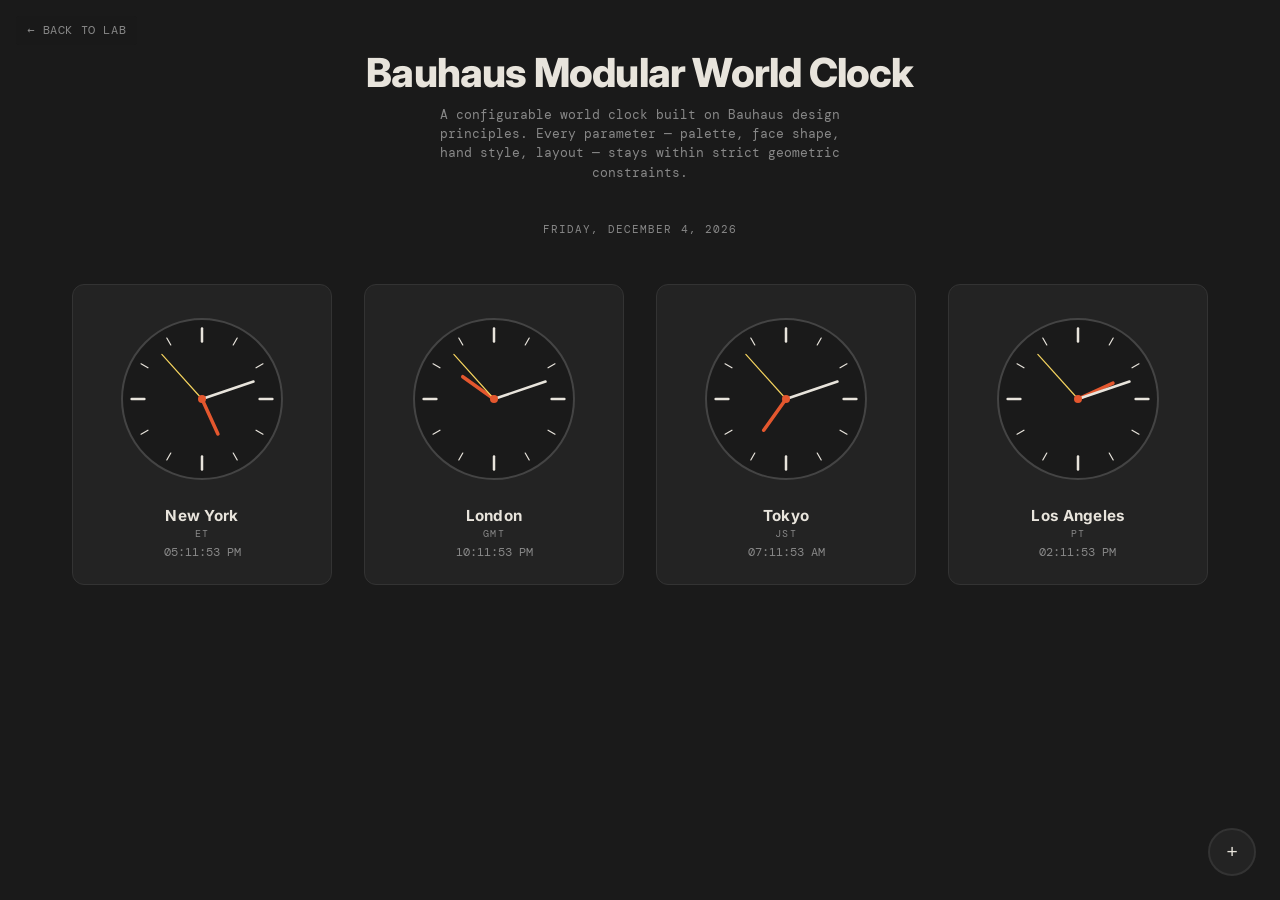
<file: projects/2026-02-27-bauhaus-clock/index.html>
<!DOCTYPE html>
<html lang="en">
<head>
<meta charset="UTF-8">
<meta name="viewport" content="width=device-width, initial-scale=1.0">
<title>Bauhaus Modular World Clock</title>
<meta name="description" content="A configurable world clock built on Bauhaus design principles. Every parameter stays within strict geometric constraints.">
<style>
  *,*::before,*::after{box-sizing:border-box;margin:0;padding:0}

  :root {
    /* Palette: Classic Bauhaus */
    --bg: #1a1a1a;
    --surface: #232323;
    --border: #333;
    --text: #e8e4dc;
    --text-muted: #888;
    --primary: #E4572E;
    --secondary: #2D7DD2;
    --tertiary: #F4D35E;
    --accent-green: #52B788;
    --hour-hand: #E4572E;
    --minute-hand: #e8e4dc;
    --second-hand: #F4D35E;
    --face-bg: #1a1a1a;
    --face-border: #444;
    --marker-color: #e8e4dc;
    --center-dot: #E4572E;
  }

  html { font-size: 16px; }

  body {
    font-family: 'DM Mono', 'IBM Plex Mono', 'SF Mono', monospace;
    background: var(--bg);
    color: var(--text);
    min-height: 100vh;
    display: flex;
    flex-direction: column;
    overflow-x: hidden;
  }

  /* Back to Lab link */
  .back-link {
    position: fixed;
    top: 1rem;
    left: 1rem;
    z-index: 100;
    font-size: 0.75rem;
    color: var(--text-muted);
    text-decoration: none;
    letter-spacing: 0.05em;
    text-transform: uppercase;
    transition: color 0.2s;
    background: rgba(26,26,26,0.85);
    padding: 0.4rem 0.7rem;
    border-radius: 4px;
    backdrop-filter: blur(8px);
  }
  .back-link:hover { color: var(--text); }

  /* Header */
  header {
    text-align: center;
    padding: 3rem 1.5rem 1.5rem;
  }
  header h1 {
    font-family: 'Inter', 'Helvetica Neue', Arial, sans-serif;
    font-weight: 800;
    font-size: clamp(1.5rem, 4vw, 2.5rem);
    letter-spacing: -0.02em;
    margin-bottom: 0.5rem;
  }
  header p {
    font-size: 0.8rem;
    color: var(--text-muted);
    max-width: 50ch;
    margin: 0 auto;
    line-height: 1.5;
  }

  /* Clock Grid */
  .clock-grid {
    display: grid;
    grid-template-columns: repeat(auto-fit, minmax(220px, 1fr));
    gap: 2rem;
    padding: 2rem;
    max-width: 1200px;
    margin: 0 auto;
    flex: 1;
    width: 100%;
    align-content: start;
  }

  .clock-card {
    display: flex;
    flex-direction: column;
    align-items: center;
    gap: 0.75rem;
    padding: 1.5rem 1rem;
    background: var(--surface);
    border: 1px solid var(--border);
    border-radius: 12px;
    transition: transform 0.2s ease, border-color 0.3s;
  }
  .clock-card:hover {
    transform: translateY(-2px);
    border-color: var(--primary);
  }

  .clock-label {
    text-align: center;
  }
  .clock-label .city {
    font-family: 'Inter', 'Helvetica Neue', Arial, sans-serif;
    font-weight: 700;
    font-size: 0.95rem;
    letter-spacing: 0.02em;
  }
  .clock-label .tz-abbr {
    font-size: 0.65rem;
    color: var(--text-muted);
    letter-spacing: 0.1em;
    text-transform: uppercase;
    margin-top: 0.15rem;
  }
  .clock-label .digital {
    font-size: 0.75rem;
    color: var(--text-muted);
    margin-top: 0.25rem;
    font-variant-numeric: tabular-nums;
  }

  /* SVG Clock */
  .clock-svg {
    width: 180px;
    height: 180px;
  }

  /* Config Panel */
  .config-toggle {
    position: fixed;
    bottom: 1.5rem;
    right: 1.5rem;
    z-index: 99;
    width: 48px;
    height: 48px;
    border-radius: 50%;
    border: 2px solid var(--border);
    background: var(--surface);
    color: var(--text);
    font-size: 1.2rem;
    cursor: pointer;
    display: flex;
    align-items: center;
    justify-content: center;
    transition: border-color 0.2s, transform 0.2s;
  }
  .config-toggle:hover {
    border-color: var(--primary);
    transform: scale(1.05);
  }
  .config-toggle[aria-expanded="true"] {
    transform: rotate(45deg);
  }

  .config-panel {
    position: fixed;
    bottom: 5rem;
    right: 1.5rem;
    z-index: 98;
    width: 300px;
    max-height: 70vh;
    overflow-y: auto;
    background: var(--surface);
    border: 1px solid var(--border);
    border-radius: 12px;
    padding: 1.25rem;
    display: none;
    flex-direction: column;
    gap: 1rem;
    box-shadow: 0 8px 32px rgba(0,0,0,0.4);
  }
  .config-panel.open { display: flex; }

  .config-panel h3 {
    font-family: 'Inter', 'Helvetica Neue', Arial, sans-serif;
    font-size: 0.85rem;
    font-weight: 700;
    text-transform: uppercase;
    letter-spacing: 0.1em;
    color: var(--text-muted);
    border-bottom: 1px solid var(--border);
    padding-bottom: 0.5rem;
  }

  .config-group {
    display: flex;
    flex-direction: column;
    gap: 0.4rem;
  }
  .config-group label {
    font-size: 0.7rem;
    text-transform: uppercase;
    letter-spacing: 0.08em;
    color: var(--text-muted);
  }
  .config-group select,
  .config-group input[type="color"] {
    background: var(--bg);
    border: 1px solid var(--border);
    color: var(--text);
    padding: 0.4rem 0.6rem;
    border-radius: 6px;
    font-family: inherit;
    font-size: 0.8rem;
    cursor: pointer;
  }
  .config-group select:focus {
    outline: none;
    border-color: var(--primary);
  }
  .config-group input[type="color"] {
    width: 100%;
    height: 32px;
    padding: 2px;
    cursor: pointer;
  }

  .palette-swatches {
    display: flex;
    gap: 0.5rem;
    flex-wrap: wrap;
  }
  .swatch {
    width: 28px;
    height: 28px;
    border-radius: 50%;
    border: 2px solid transparent;
    cursor: pointer;
    transition: border-color 0.15s, transform 0.15s;
  }
  .swatch:hover, .swatch.active {
    border-color: var(--text);
    transform: scale(1.15);
  }

  .timezone-list {
    display: flex;
    flex-direction: column;
    gap: 0.3rem;
  }
  .tz-chip {
    display: inline-flex;
    align-items: center;
    gap: 0.4rem;
    font-size: 0.7rem;
    background: var(--bg);
    border: 1px solid var(--border);
    border-radius: 6px;
    padding: 0.3rem 0.5rem;
  }
  .tz-chip button {
    background: none;
    border: none;
    color: var(--text-muted);
    cursor: pointer;
    font-size: 0.9rem;
    line-height: 1;
    padding: 0;
  }
  .tz-chip button:hover { color: var(--primary); }

  .add-tz {
    display: flex;
    gap: 0.3rem;
  }
  .add-tz select {
    flex: 1;
    background: var(--bg);
    border: 1px solid var(--border);
    color: var(--text);
    padding: 0.3rem 0.4rem;
    border-radius: 6px;
    font-family: inherit;
    font-size: 0.75rem;
  }
  .add-tz button {
    background: var(--primary);
    color: #fff;
    border: none;
    border-radius: 6px;
    padding: 0.3rem 0.7rem;
    font-family: inherit;
    font-size: 0.75rem;
    cursor: pointer;
    font-weight: 600;
  }
  .add-tz button:hover { opacity: 0.85; }

  /* Date bar */
  .date-bar {
    text-align: center;
    padding: 1rem;
    font-size: 0.7rem;
    color: var(--text-muted);
    letter-spacing: 0.1em;
    text-transform: uppercase;
  }

  /* Responsive */
  @media (max-width: 600px) {
    .clock-grid { gap: 1.25rem; padding: 1rem; }
    .clock-svg { width: 150px; height: 150px; }
    .config-panel { width: calc(100vw - 2rem); right: 1rem; }
    header { padding: 2rem 1rem 1rem; }
  }
</style>
<link rel="preconnect" href="https://fonts.googleapis.com">
<link href="https://fonts.googleapis.com/css2?family=DM+Mono:wght@400;500&family=Inter:wght@400;700;800&display=swap" rel="stylesheet">
</head>
<body>

<a class="back-link" href="../../">← Back to Lab</a>

<header>
  <h1>Bauhaus Modular World Clock</h1>
  <p>A configurable world clock built on Bauhaus design principles. Every parameter — palette, face shape, hand style, layout — stays within strict geometric constraints.</p>
</header>

<div class="date-bar" id="dateBar"></div>
<div class="clock-grid" id="clockGrid"></div>

<button class="config-toggle" id="configToggle" aria-expanded="false" aria-label="Open configuration panel">+</button>

<div class="config-panel" id="configPanel">
  <h3>Configuration</h3>

  <div class="config-group">
    <label>Palette</label>
    <div class="palette-swatches" id="paletteSwatches"></div>
  </div>

  <div class="config-group">
    <label>Face Shape</label>
    <select id="faceShape">
      <option value="circle">Circle</option>
      <option value="square">Square</option>
      <option value="hexagon">Hexagon</option>
    </select>
  </div>

  <div class="config-group">
    <label>Hand Style</label>
    <select id="handStyle">
      <option value="line">Line (Classic)</option>
      <option value="triangle">Triangle (Bauhaus)</option>
      <option value="dot">Dot Trail</option>
    </select>
  </div>

  <div class="config-group">
    <label>Marker Style</label>
    <select id="markerStyle">
      <option value="tick">Tick Marks</option>
      <option value="dot">Dots</option>
      <option value="number">Numbers</option>
      <option value="none">None</option>
    </select>
  </div>

  <div class="config-group">
    <label>Show Seconds</label>
    <select id="showSeconds">
      <option value="hand">Hand</option>
      <option value="ring">Ring Sweep</option>
      <option value="none">None</option>
    </select>
  </div>

  <div class="config-group">
    <label>Time Zones</label>
    <div class="timezone-list" id="tzList"></div>
    <div class="add-tz">
      <select id="tzAdd"></select>
      <button id="tzAddBtn">Add</button>
    </div>
  </div>
</div>

<script>
(function() {
  'use strict';

  // --- Palettes ---
  const PALETTES = {
    classic: {
      name: 'Classic Bauhaus',
      bg: '#1a1a1a', surface: '#232323', border: '#333',
      text: '#e8e4dc', muted: '#888',
      hour: '#E4572E', minute: '#e8e4dc', second: '#F4D35E',
      face: '#1a1a1a', faceBorder: '#444', marker: '#e8e4dc', center: '#E4572E',
      swatch: '#E4572E'
    },
    mondrian: {
      name: 'Mondrian',
      bg: '#f5f0e8', surface: '#fff', border: '#222',
      text: '#111', muted: '#666',
      hour: '#d40000', minute: '#111', second: '#ffd300',
      face: '#f5f0e8', faceBorder: '#111', marker: '#111', center: '#003da5',
      swatch: '#d40000'
    },
    klee: {
      name: 'Klee',
      bg: '#1c1b2e', surface: '#252440', border: '#3a3860',
      text: '#e8dfd0', muted: '#8a84a8',
      hour: '#c2532e', minute: '#e8dfd0', second: '#e8a838',
      face: '#1c1b2e', faceBorder: '#4a4670', marker: '#e8dfd0', center: '#3e7c5f',
      swatch: '#c2532e'
    },
    kandinsky: {
      name: 'Kandinsky',
      bg: '#f7f3eb', surface: '#fff', border: '#ddd',
      text: '#222', muted: '#888',
      hour: '#1a3a5c', minute: '#222', second: '#cc4422',
      face: '#f7f3eb', faceBorder: '#bbb', marker: '#222', center: '#e89830',
      swatch: '#1a3a5c'
    },
    albers: {
      name: 'Albers',
      bg: '#2b2b2b', surface: '#353535', border: '#454545',
      text: '#d4c8a8', muted: '#888',
      hour: '#c85a2c', minute: '#d4c8a8', second: '#d4a84c',
      face: '#2b2b2b', faceBorder: '#555', marker: '#d4c8a8', center: '#c85a2c',
      swatch: '#c85a2c'
    }
  };

  // --- Available Timezones ---
  const TZ_OPTIONS = [
    { value: 'America/New_York', label: 'New York', abbr: 'ET' },
    { value: 'America/Chicago', label: 'Chicago', abbr: 'CT' },
    { value: 'America/Denver', label: 'Denver', abbr: 'MT' },
    { value: 'America/Los_Angeles', label: 'Los Angeles', abbr: 'PT' },
    { value: 'America/Anchorage', label: 'Anchorage', abbr: 'AKT' },
    { value: 'Pacific/Honolulu', label: 'Honolulu', abbr: 'HT' },
    { value: 'Europe/London', label: 'London', abbr: 'GMT' },
    { value: 'Europe/Paris', label: 'Paris', abbr: 'CET' },
    { value: 'Europe/Berlin', label: 'Berlin', abbr: 'CET' },
    { value: 'Europe/Moscow', label: 'Moscow', abbr: 'MSK' },
    { value: 'Asia/Dubai', label: 'Dubai', abbr: 'GST' },
    { value: 'Asia/Kolkata', label: 'Mumbai', abbr: 'IST' },
    { value: 'Asia/Shanghai', label: 'Shanghai', abbr: 'CST' },
    { value: 'Asia/Tokyo', label: 'Tokyo', abbr: 'JST' },
    { value: 'Asia/Seoul', label: 'Seoul', abbr: 'KST' },
    { value: 'Australia/Sydney', label: 'Sydney', abbr: 'AEST' },
    { value: 'Pacific/Auckland', label: 'Auckland', abbr: 'NZST' },
    { value: 'America/Sao_Paulo', label: 'Sao Paulo', abbr: 'BRT' },
    { value: 'Africa/Nairobi', label: 'Nairobi', abbr: 'EAT' },
    { value: 'Asia/Singapore', label: 'Singapore', abbr: 'SGT' },
  ];

  // --- State ---
  let state = {
    palette: 'classic',
    faceShape: 'circle',
    handStyle: 'line',
    markerStyle: 'tick',
    showSeconds: 'hand',
    timezones: ['America/New_York', 'Europe/London', 'Asia/Tokyo', 'America/Los_Angeles']
  };

  // Load from localStorage
  try {
    const saved = localStorage.getItem('bauhaus-clock-state');
    if (saved) state = { ...state, ...JSON.parse(saved) };
  } catch(e) {}

  function saveState() {
    try { localStorage.setItem('bauhaus-clock-state', JSON.stringify(state)); } catch(e) {}
  }

  // --- Helpers ---
  function getTzInfo(tz) {
    return TZ_OPTIONS.find(t => t.value === tz) || { value: tz, label: tz.split('/').pop().replace(/_/g, ' '), abbr: '' };
  }

  function getTimeInTz(tz) {
    const now = new Date();
    const parts = new Intl.DateTimeFormat('en-US', {
      timeZone: tz,
      hour: 'numeric', minute: 'numeric', second: 'numeric',
      hour12: false
    }).formatToParts(now);
    const get = type => parseInt(parts.find(p => p.type === type)?.value || '0');
    return { h: get('hour') % 12, m: get('minute'), s: get('second'), h24: get('hour') };
  }

  function getDigitalTime(tz) {
    return new Date().toLocaleTimeString('en-US', {
      timeZone: tz, hour: '2-digit', minute: '2-digit', second: '2-digit', hour12: true
    });
  }

  const p = () => PALETTES[state.palette];

  // --- SVG Clock Rendering ---
  function buildFacePath(cx, cy, r, shape) {
    if (shape === 'square') {
      const s = r * 0.88;
      return `<rect x="${cx-s}" y="${cy-s}" width="${s*2}" height="${s*2}" rx="4"
        fill="${p().face}" stroke="${p().faceBorder}" stroke-width="2"/>`;
    }
    if (shape === 'hexagon') {
      let pts = [];
      for (let i = 0; i < 6; i++) {
        const a = Math.PI / 3 * i - Math.PI / 2;
        pts.push(`${cx + r * 0.92 * Math.cos(a)},${cy + r * 0.92 * Math.sin(a)}`);
      }
      return `<polygon points="${pts.join(' ')}"
        fill="${p().face}" stroke="${p().faceBorder}" stroke-width="2"/>`;
    }
    return `<circle cx="${cx}" cy="${cy}" r="${r}"
      fill="${p().face}" stroke="${p().faceBorder}" stroke-width="2"/>`;
  }

  function buildMarkers(cx, cy, r, style) {
    if (style === 'none') return '';
    let svg = '';
    for (let i = 0; i < 12; i++) {
      const angle = (Math.PI * 2 * i) / 12 - Math.PI / 2;
      const isQuarter = i % 3 === 0;
      if (style === 'tick') {
        const outerR = r * 0.88;
        const innerR = isQuarter ? r * 0.72 : r * 0.78;
        const x1 = cx + innerR * Math.cos(angle);
        const y1 = cy + innerR * Math.sin(angle);
        const x2 = cx + outerR * Math.cos(angle);
        const y2 = cy + outerR * Math.sin(angle);
        svg += `<line x1="${x1}" y1="${y1}" x2="${x2}" y2="${y2}"
          stroke="${p().marker}" stroke-width="${isQuarter ? 2.5 : 1.2}" stroke-linecap="round"/>`;
      } else if (style === 'dot') {
        const dotR = isQuarter ? 3.5 : 1.8;
        const dr = r * 0.82;
        svg += `<circle cx="${cx + dr * Math.cos(angle)}" cy="${cy + dr * Math.sin(angle)}"
          r="${dotR}" fill="${p().marker}"/>`;
      } else if (style === 'number') {
        const nr = r * 0.74;
        const num = i === 0 ? 12 : i;
        svg += `<text x="${cx + nr * Math.cos(angle)}" y="${cy + nr * Math.sin(angle)}"
          text-anchor="middle" dominant-baseline="central"
          fill="${p().marker}" font-size="11" font-weight="700"
          font-family="Inter, Helvetica Neue, sans-serif">${num}</text>`;
      }
    }
    return svg;
  }

  function buildHand(cx, cy, angle, length, color, width, style) {
    const rad = (angle * Math.PI) / 180 - Math.PI / 2;
    const x = cx + length * Math.cos(rad);
    const y = cy + length * Math.sin(rad);

    if (style === 'triangle') {
      const perpRad = rad + Math.PI / 2;
      const baseW = width * 1.5;
      const bx1 = cx + baseW * Math.cos(perpRad);
      const by1 = cy + baseW * Math.sin(perpRad);
      const bx2 = cx - baseW * Math.cos(perpRad);
      const by2 = cy - baseW * Math.sin(perpRad);
      return `<polygon points="${bx1},${by1} ${bx2},${by2} ${x},${y}" fill="${color}" opacity="0.9"/>`;
    }
    if (style === 'dot') {
      const midX = cx + length * 0.5 * Math.cos(rad);
      const midY = cy + length * 0.5 * Math.sin(rad);
      return `
        <circle cx="${midX}" cy="${midY}" r="${width}" fill="${color}" opacity="0.5"/>
        <circle cx="${x}" cy="${y}" r="${width * 1.3}" fill="${color}"/>
      `;
    }
    // line (default)
    return `<line x1="${cx}" y1="${cy}" x2="${x}" y2="${y}"
      stroke="${color}" stroke-width="${width}" stroke-linecap="round"/>`;
  }

  function buildSecondsRing(cx, cy, r, seconds) {
    const circumference = 2 * Math.PI * r;
    const progress = seconds / 60;
    const dashLen = circumference * progress;
    return `<circle cx="${cx}" cy="${cy}" r="${r}" fill="none"
      stroke="${p().second}" stroke-width="2" stroke-linecap="round"
      stroke-dasharray="${dashLen} ${circumference - dashLen}"
      transform="rotate(-90 ${cx} ${cy})" opacity="0.7"/>`;
  }

  function renderClock(container, tz) {
    const { h, m, s } = getTimeInTz(tz);
    const cx = 90, cy = 90, r = 80;

    const hAngle = (h + m / 60) * 30;
    const mAngle = (m + s / 60) * 6;
    const sAngle = s * 6;

    let svg = `<svg class="clock-svg" viewBox="0 0 180 180" xmlns="http://www.w3.org/2000/svg">`;
    svg += buildFacePath(cx, cy, r, state.faceShape);
    svg += buildMarkers(cx, cy, r, state.markerStyle);

    // Seconds
    if (state.showSeconds === 'ring') {
      svg += buildSecondsRing(cx, cy, r * 0.92, s);
    }

    // Hour hand
    svg += buildHand(cx, cy, hAngle, r * 0.48, p().hour, 3.5, state.handStyle);
    // Minute hand
    svg += buildHand(cx, cy, mAngle, r * 0.68, p().minute, 2.5, state.handStyle);

    // Second hand
    if (state.showSeconds === 'hand') {
      svg += buildHand(cx, cy, sAngle, r * 0.75, p().second, 1.2, 'line');
    }

    // Center dot
    svg += `<circle cx="${cx}" cy="${cy}" r="4" fill="${p().center}"/>`;
    svg += `</svg>`;

    container.innerHTML = svg;
  }

  // --- Grid Rendering ---
  const grid = document.getElementById('clockGrid');

  function buildGrid() {
    grid.innerHTML = '';
    state.timezones.forEach(tz => {
      const info = getTzInfo(tz);
      const card = document.createElement('div');
      card.className = 'clock-card';
      card.innerHTML = `
        <div class="clock-face" data-tz="${tz}"></div>
        <div class="clock-label">
          <div class="city">${info.label}</div>
          <div class="tz-abbr">${info.abbr}</div>
          <div class="digital" data-tz-digital="${tz}"></div>
        </div>
      `;
      grid.appendChild(card);
    });
  }

  // --- Tick ---
  function tick() {
    document.querySelectorAll('.clock-face').forEach(el => {
      renderClock(el, el.dataset.tz);
    });
    document.querySelectorAll('[data-tz-digital]').forEach(el => {
      el.textContent = getDigitalTime(el.dataset.tzDigital);
    });

    // Date bar
    const dateBar = document.getElementById('dateBar');
    dateBar.textContent = new Date().toLocaleDateString('en-US', {
      weekday: 'long', year: 'numeric', month: 'long', day: 'numeric'
    });
  }

  // --- Apply palette to CSS vars ---
  function applyPalette() {
    const pal = p();
    const root = document.documentElement.style;
    root.setProperty('--bg', pal.bg);
    root.setProperty('--surface', pal.surface);
    root.setProperty('--border', pal.border);
    root.setProperty('--text', pal.text);
    root.setProperty('--text-muted', pal.muted);
    root.setProperty('--primary', pal.hour);
  }

  // --- Config Panel ---
  const toggle = document.getElementById('configToggle');
  const panel = document.getElementById('configPanel');

  toggle.addEventListener('click', () => {
    const open = panel.classList.toggle('open');
    toggle.setAttribute('aria-expanded', open);
  });

  // Palette swatches
  function renderSwatches() {
    const container = document.getElementById('paletteSwatches');
    container.innerHTML = '';
    Object.entries(PALETTES).forEach(([key, pal]) => {
      const s = document.createElement('button');
      s.className = 'swatch' + (state.palette === key ? ' active' : '');
      s.style.background = pal.swatch;
      s.title = pal.name;
      s.setAttribute('aria-label', pal.name);
      s.addEventListener('click', () => {
        state.palette = key;
        applyPalette();
        renderSwatches();
        saveState();
      });
      container.appendChild(s);
    });
  }

  // Selects
  document.getElementById('faceShape').value = state.faceShape;
  document.getElementById('handStyle').value = state.handStyle;
  document.getElementById('markerStyle').value = state.markerStyle;
  document.getElementById('showSeconds').value = state.showSeconds;

  document.getElementById('faceShape').addEventListener('change', e => {
    state.faceShape = e.target.value; saveState();
  });
  document.getElementById('handStyle').addEventListener('change', e => {
    state.handStyle = e.target.value; saveState();
  });
  document.getElementById('markerStyle').addEventListener('change', e => {
    state.markerStyle = e.target.value; saveState();
  });
  document.getElementById('showSeconds').addEventListener('change', e => {
    state.showSeconds = e.target.value; saveState();
  });

  // Timezone management
  function renderTzList() {
    const list = document.getElementById('tzList');
    list.innerHTML = '';
    state.timezones.forEach(tz => {
      const info = getTzInfo(tz);
      const chip = document.createElement('div');
      chip.className = 'tz-chip';
      chip.innerHTML = `<span>${info.label}</span><button aria-label="Remove ${info.label}">&times;</button>`;
      chip.querySelector('button').addEventListener('click', () => {
        state.timezones = state.timezones.filter(t => t !== tz);
        buildGrid();
        renderTzList();
        saveState();
      });
      list.appendChild(chip);
    });
  }

  // Timezone add dropdown
  const tzAddSelect = document.getElementById('tzAdd');
  TZ_OPTIONS.forEach(opt => {
    const o = document.createElement('option');
    o.value = opt.value;
    o.textContent = opt.label;
    tzAddSelect.appendChild(o);
  });

  document.getElementById('tzAddBtn').addEventListener('click', () => {
    const val = tzAddSelect.value;
    if (val && !state.timezones.includes(val)) {
      state.timezones.push(val);
      buildGrid();
      renderTzList();
      saveState();
    }
  });

  // --- Init ---
  applyPalette();
  renderSwatches();
  renderTzList();
  buildGrid();
  tick();
  setInterval(tick, 1000);

})();
</script>
</body>
</html>
</file>
<file: style.css>
/* ==============================================
   lab.will-jenn.ai — Design Tokens & Gallery
   ============================================== */

/* --- Fonts --- */
@import url('https://fonts.googleapis.com/css2?family=DM+Mono:wght@400;500&family=Inter:wght@400;600;700;800&display=swap');

/* --- Tokens --- */
:root {
  --bg: #1c1b1b;
  --bg-elevated: #242323;
  --bg-card: #2a2929;
  --border: #3a3838;
  --border-hover: #555;
  --text: #e8e4dc;
  --text-muted: #888;
  --text-dim: #5a5a5a;
  --accent: #E4572E;
  --accent-glow: rgba(228, 87, 46, 0.25);
  --radius-sm: 6px;
  --radius-md: 12px;
  --radius-lg: 20px;
  --font-mono: 'DM Mono', 'IBM Plex Mono', 'SF Mono', ui-monospace, monospace;
  --font-sans: 'Inter', 'Helvetica Neue', Arial, sans-serif;
  --transition-fast: 0.15s ease;
  --transition-med: 0.3s ease;
  --max-width: 1200px;
}

/* --- Reset --- */
*, *::before, *::after {
  box-sizing: border-box;
  margin: 0;
  padding: 0;
}

html {
  font-size: 16px;
  -webkit-font-smoothing: antialiased;
  -moz-osx-font-smoothing: grayscale;
}

body {
  font-family: var(--font-mono);
  background: var(--bg);
  color: var(--text);
  min-height: 100vh;
  line-height: 1.6;
}

a {
  color: inherit;
  text-decoration: none;
}

img {
  display: block;
  max-width: 100%;
}

/* --- Site Header --- */
.site-header {
  max-width: var(--max-width);
  margin: 0 auto;
  padding: 3rem 2rem 2rem;
}

.site-header__top {
  display: flex;
  align-items: baseline;
  justify-content: space-between;
  gap: 1rem;
  flex-wrap: wrap;
  margin-bottom: 0.75rem;
}

.site-title {
  font-family: var(--font-sans);
  font-weight: 800;
  font-size: clamp(1.8rem, 5vw, 3rem);
  letter-spacing: -0.03em;
  line-height: 1.1;
}

.site-title span {
  color: var(--accent);
}

.day-counter {
  font-family: var(--font-mono);
  font-size: 0.75rem;
  color: var(--text-muted);
  letter-spacing: 0.1em;
  text-transform: uppercase;
  white-space: nowrap;
  padding: 0.3rem 0.7rem;
  border: 1px solid var(--border);
  border-radius: var(--radius-sm);
}

.site-subtitle {
  font-size: 0.85rem;
  color: var(--text-muted);
  max-width: 52ch;
  line-height: 1.55;
}

/* --- Filter Bar --- */
.filter-bar {
  max-width: var(--max-width);
  margin: 0 auto;
  padding: 0 2rem 1.5rem;
  display: flex;
  flex-wrap: wrap;
  gap: 0.5rem;
}

.filter-pill {
  font-family: var(--font-mono);
  font-size: 0.7rem;
  letter-spacing: 0.06em;
  text-transform: uppercase;
  padding: 0.35rem 0.75rem;
  border: 1px solid var(--border);
  border-radius: 999px;
  background: transparent;
  color: var(--text-muted);
  cursor: pointer;
  transition: all var(--transition-fast);
  user-select: none;
}

.filter-pill:hover {
  border-color: var(--border-hover);
  color: var(--text);
}

.filter-pill.active {
  background: var(--text);
  color: var(--bg);
  border-color: var(--text);
}

/* --- Project Grid --- */
.project-grid {
  max-width: var(--max-width);
  margin: 0 auto;
  padding: 0 2rem 4rem;
  display: grid;
  grid-template-columns: repeat(3, 1fr);
  gap: 1.75rem;
}

/* --- Project Card --- */
.project-card {
  background: var(--bg-card);
  border: 1px solid var(--border);
  border-radius: var(--radius-md);
  overflow: hidden;
  transition: transform var(--transition-med), border-color var(--transition-med), box-shadow var(--transition-med);
  display: flex;
  flex-direction: column;
  position: relative;
}

.project-card:hover {
  transform: translateY(-4px) scale(1.01);
  border-color: var(--card-accent, var(--border-hover));
  box-shadow: 0 12px 40px rgba(0,0,0,0.3), 0 0 0 1px var(--card-accent, transparent);
}

.project-card__thumb {
  position: relative;
  aspect-ratio: 16/9;
  overflow: hidden;
  background: var(--bg-elevated);
}

.project-card__thumb img {
  width: 100%;
  height: 100%;
  object-fit: cover;
  transition: transform var(--transition-med);
}

.project-card:hover .project-card__thumb img {
  transform: scale(1.04);
}

.project-card__day {
  position: absolute;
  top: 0.75rem;
  left: 0.75rem;
  font-family: var(--font-mono);
  font-size: 0.65rem;
  font-weight: 500;
  letter-spacing: 0.1em;
  text-transform: uppercase;
  background: rgba(0,0,0,0.75);
  backdrop-filter: blur(8px);
  color: var(--text);
  padding: 0.25rem 0.6rem;
  border-radius: var(--radius-sm);
}

.project-card__body {
  padding: 1.25rem;
  flex: 1;
  display: flex;
  flex-direction: column;
  gap: 0.5rem;
}

.project-card__title {
  font-family: var(--font-sans);
  font-weight: 700;
  font-size: 1.05rem;
  line-height: 1.3;
  letter-spacing: -0.01em;
}

.project-card__date {
  font-size: 0.7rem;
  color: var(--text-dim);
  letter-spacing: 0.06em;
}

.project-card__desc {
  font-size: 0.8rem;
  color: var(--text-muted);
  line-height: 1.5;
  flex: 1;
  display: -webkit-box;
  -webkit-line-clamp: 3;
  -webkit-box-orient: vertical;
  overflow: hidden;
}

.project-card__tags {
  display: flex;
  flex-wrap: wrap;
  gap: 0.35rem;
  margin-top: 0.25rem;
}

.tag {
  font-size: 0.6rem;
  letter-spacing: 0.06em;
  text-transform: uppercase;
  padding: 0.2rem 0.5rem;
  border: 1px solid var(--border);
  border-radius: 999px;
  color: var(--text-dim);
}

/* --- Empty State --- */
.empty-state {
  grid-column: 1 / -1;
  text-align: center;
  padding: 4rem 2rem;
  color: var(--text-muted);
}

.empty-state p {
  font-size: 0.85rem;
}

/* --- Footer --- */
.site-footer {
  max-width: var(--max-width);
  margin: 0 auto;
  padding: 2rem;
  border-top: 1px solid var(--border);
  display: flex;
  justify-content: space-between;
  align-items: center;
  font-size: 0.7rem;
  color: var(--text-dim);
}

.site-footer a {
  color: var(--text-muted);
  transition: color var(--transition-fast);
}
.site-footer a:hover {
  color: var(--text);
}

/* --- Animations --- */
@keyframes fadeInUp {
  from {
    opacity: 0;
    transform: translateY(16px);
  }
  to {
    opacity: 1;
    transform: translateY(0);
  }
}

.project-card {
  animation: fadeInUp 0.5s ease both;
}

/* Stagger via JS: --stagger-delay custom property */
.project-card {
  animation-delay: var(--stagger-delay, 0ms);
}

/* --- Responsive --- */
@media (max-width: 900px) {
  .project-grid {
    grid-template-columns: repeat(2, 1fr);
    gap: 1.25rem;
  }
}

@media (max-width: 600px) {
  .site-header {
    padding: 2rem 1.25rem 1.5rem;
  }
  .filter-bar {
    padding: 0 1.25rem 1rem;
  }
  .project-grid {
    grid-template-columns: 1fr;
    gap: 1rem;
    padding: 0 1.25rem 3rem;
  }
  .site-footer {
    flex-direction: column;
    gap: 0.5rem;
    text-align: center;
    padding: 1.5rem 1.25rem;
  }
}

/* --- Scrollbar --- */
::-webkit-scrollbar { width: 8px; }
::-webkit-scrollbar-track { background: var(--bg); }
::-webkit-scrollbar-thumb { background: var(--border); border-radius: 4px; }
::-webkit-scrollbar-thumb:hover { background: var(--border-hover); }
</file>
